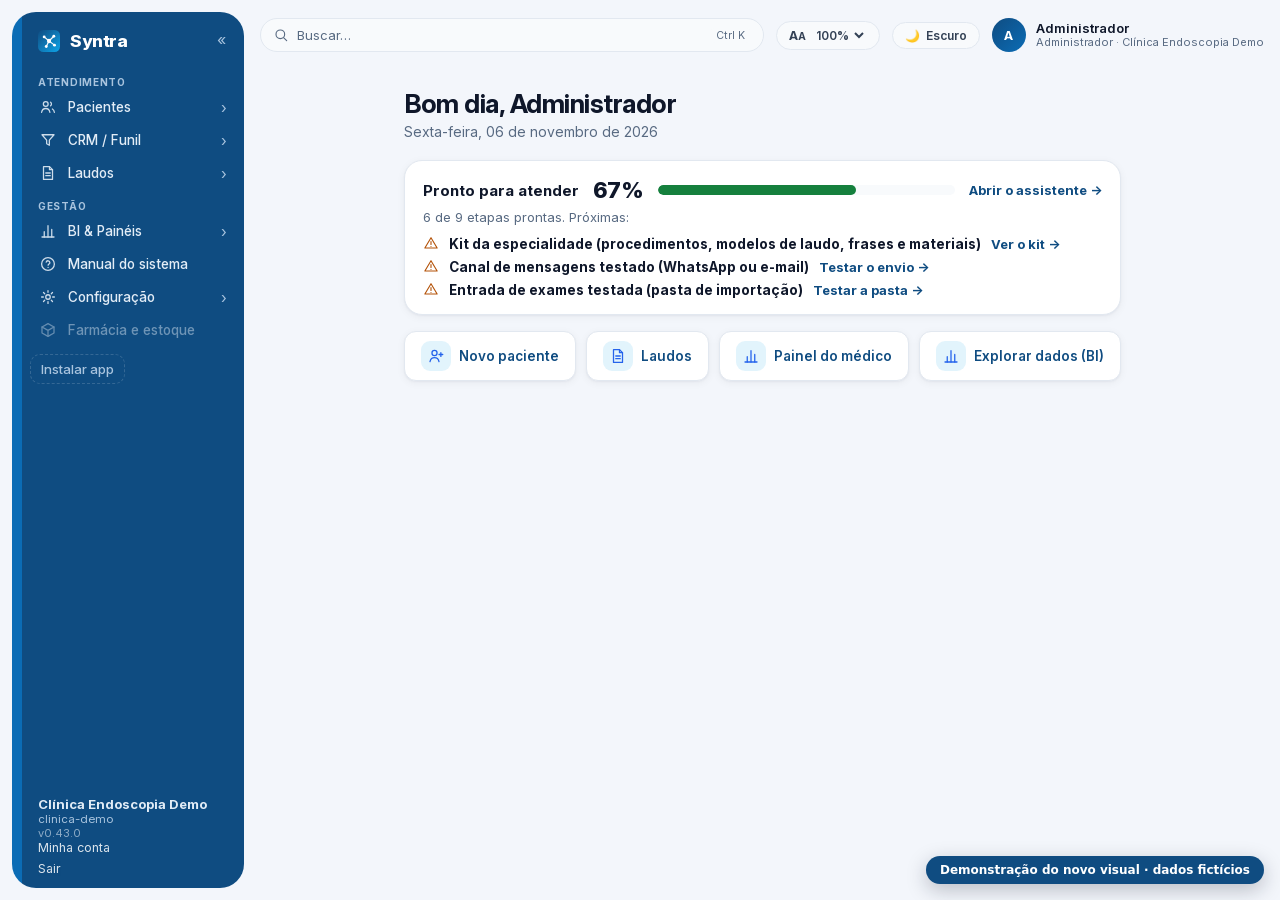
<file: index.html>
<!DOCTYPE html>
<html lang="pt-BR" class="inter_e3d26d0b-module__b_Op2q__variable"><head>
<meta name="robots" content="noindex">
<link rel="stylesheet" href="estilo.css">
<link rel="stylesheet" href="demo.css">
<script src="demo.js"></script><meta charset="utf-8"><meta name="viewport" content="width=device-width, initial-scale=1"><meta name="theme-color" content="#0f4c81"><title>Syntra — gestão para clínicas e hospitais</title><meta name="description" content="Syntra: plataforma completa de gestão em saúde — agenda, prontuário, laudos, faturamento, financeiro e BI."><meta name="application-name" content="Syntra"><meta name="mobile-web-app-capable" content="yes"><meta name="apple-mobile-web-app-title" content="Syntra"><meta name="apple-mobile-web-app-status-bar-style" content="default"><link rel="icon" href="favicon.svg"><meta name="next-size-adjust" content=""></head><body><div hidden=""><!--$--><!--/$--></div><div class="shell"><a href="#conteudo" class="pular-conteudo">Pular para o conteúdo</a><aside class="sidebar" aria-label="Menu principal"><div class="sidebar-syntra"><a class="sidebar-marca" title="Ir para a tela inicial" href="index.html"><svg viewBox="0 0 32 32" width="22" height="22" aria-hidden="true"><defs><linearGradient id="sy-nav" x1="0" y1="0" x2="32" y2="32" gradientUnits="userSpaceOnUse"><stop offset="0" stop-color="#0f4c81"></stop><stop offset="1" stop-color="#0ea5e9"></stop></linearGradient></defs><rect width="32" height="32" rx="8" fill="url(#sy-nav)"></rect><g stroke="#fff" stroke-width="1.8" stroke-linecap="round" opacity="0.95"><line x1="9" y1="10" x2="16" y2="16"></line><line x1="16" y1="16" x2="23" y2="9"></line><line x1="16" y1="16" x2="12" y2="24"></line><line x1="16" y1="16" x2="24" y2="22"></line></g><g fill="#fff"><circle cx="16" cy="16" r="3.1"></circle><circle cx="9" cy="10" r="2.1"></circle><circle cx="23" cy="9" r="2.1"></circle><circle cx="12" cy="24" r="2.1"></circle><circle cx="24" cy="22" r="2.1"></circle></g></svg><span>Syntra</span></a><button type="button" class="menu-recolher-btn" title="Recolher o menu (Alt+Shift+M recolhe tudo)" aria-label="Recolher o menu" aria-keyshortcuts="Alt+Shift+M">«</button></div><div class="sidebar-scroll"><nav class="gm" aria-label="Módulos do sistema"><div><div class="gm-secao">Atendimento</div><div class="gm-grupo"><div class="gm-linha"><a class="gm-cab" href="pacientes.html"><span class="gm-icone"><svg viewBox="0 0 24 24" width="18" height="18" aria-hidden="true" fill="none" stroke="currentColor" stroke-width="1.7" stroke-linecap="round" stroke-linejoin="round"><circle cx="9" cy="8" r="3.2"></circle><path d="M3.5 19c.6-3.2 2.8-5 5.5-5s4.9 1.8 5.5 5"></path><path d="M15.5 5.6a3.2 3.2 0 0 1 0 4.8M17.8 14.6c1.4.8 2.4 2.3 2.7 4.4"></path></svg></span><span class="gm-rotulo">Pacientes</span></a><button type="button" class="gm-toggle" aria-expanded="false" aria-label="Mais telas de Pacientes"><span class="gm-seta" aria-hidden="true">›</span></button></div><div class="gm-filhos"><div><div class="gm-sub-linha"><a class="gm-sub" href="#" data-fora-da-demo="">Busca clínica</a><button type="button" class="gm-fixar" aria-pressed="false" aria-label="Fixar Busca clínica nos favoritos" title="Fixar nos favoritos"><svg viewBox="0 0 24 24" width="14" height="14" aria-hidden="true" focusable="false" style="flex-shrink:0;vertical-align:-0.15em" fill="none" stroke="currentColor" stroke-width="1.7" stroke-linecap="round" stroke-linejoin="round"><path d="m12 3.8 2.4 5 5.4.7-4 3.7 1 5.4-4.8-2.6-4.8 2.6 1-5.4-4-3.7 5.4-.7L12 3.8Z"></path></svg></button></div></div><div><div class="gm-sub-linha"><a class="gm-sub" href="busca-ativa.html">Busca ativa</a><button type="button" class="gm-fixar" aria-pressed="false" aria-label="Fixar Busca ativa nos favoritos" title="Fixar nos favoritos"><svg viewBox="0 0 24 24" width="14" height="14" aria-hidden="true" focusable="false" style="flex-shrink:0;vertical-align:-0.15em" fill="none" stroke="currentColor" stroke-width="1.7" stroke-linecap="round" stroke-linejoin="round"><path d="m12 3.8 2.4 5 5.4.7-4 3.7 1 5.4-4.8-2.6-4.8 2.6 1-5.4-4-3.7 5.4-.7L12 3.8Z"></path></svg></button></div></div><div><div class="gm-sub-linha"><a class="gm-sub" href="#" data-fora-da-demo="">Pesquisa de satisfação</a><button type="button" class="gm-fixar" aria-pressed="false" aria-label="Fixar Pesquisa de satisfação nos favoritos" title="Fixar nos favoritos"><svg viewBox="0 0 24 24" width="14" height="14" aria-hidden="true" focusable="false" style="flex-shrink:0;vertical-align:-0.15em" fill="none" stroke="currentColor" stroke-width="1.7" stroke-linecap="round" stroke-linejoin="round"><path d="m12 3.8 2.4 5 5.4.7-4 3.7 1 5.4-4.8-2.6-4.8 2.6 1-5.4-4-3.7 5.4-.7L12 3.8Z"></path></svg></button></div></div><div><div class="gm-sub-linha"><a class="gm-sub" href="#" data-fora-da-demo="">Relatórios</a><button type="button" class="gm-fixar" aria-pressed="false" aria-label="Fixar Relatórios nos favoritos" title="Fixar nos favoritos"><svg viewBox="0 0 24 24" width="14" height="14" aria-hidden="true" focusable="false" style="flex-shrink:0;vertical-align:-0.15em" fill="none" stroke="currentColor" stroke-width="1.7" stroke-linecap="round" stroke-linejoin="round"><path d="m12 3.8 2.4 5 5.4.7-4 3.7 1 5.4-4.8-2.6-4.8 2.6 1-5.4-4-3.7 5.4-.7L12 3.8Z"></path></svg></button></div></div></div></div></div><div><div class="gm-grupo"><div class="gm-linha"><a class="gm-cab" href="crm.html"><span class="gm-icone"><svg viewBox="0 0 24 24" width="18" height="18" aria-hidden="true" fill="none" stroke="currentColor" stroke-width="1.7" stroke-linecap="round" stroke-linejoin="round"><path d="M4 5h16l-6.2 7.2V19l-3.6-2v-4.8L4 5Z"></path></svg></span><span class="gm-rotulo">CRM / Funil</span></a><button type="button" class="gm-toggle" aria-expanded="false" aria-label="Mais telas de CRM / Funil"><span class="gm-seta" aria-hidden="true">›</span></button></div><div class="gm-filhos"><div><div class="gm-sub-linha"><a class="gm-sub" href="#" data-fora-da-demo="">Busca ativa</a><button type="button" class="gm-fixar" aria-pressed="false" aria-label="Fixar Busca ativa nos favoritos" title="Fixar nos favoritos"><svg viewBox="0 0 24 24" width="14" height="14" aria-hidden="true" focusable="false" style="flex-shrink:0;vertical-align:-0.15em" fill="none" stroke="currentColor" stroke-width="1.7" stroke-linecap="round" stroke-linejoin="round"><path d="m12 3.8 2.4 5 5.4.7-4 3.7 1 5.4-4.8-2.6-4.8 2.6 1-5.4-4-3.7 5.4-.7L12 3.8Z"></path></svg></button></div></div><div><div class="gm-sub-linha"><a class="gm-sub" href="#" data-fora-da-demo="">Relatórios</a><button type="button" class="gm-fixar" aria-pressed="false" aria-label="Fixar Relatórios nos favoritos" title="Fixar nos favoritos"><svg viewBox="0 0 24 24" width="14" height="14" aria-hidden="true" focusable="false" style="flex-shrink:0;vertical-align:-0.15em" fill="none" stroke="currentColor" stroke-width="1.7" stroke-linecap="round" stroke-linejoin="round"><path d="m12 3.8 2.4 5 5.4.7-4 3.7 1 5.4-4.8-2.6-4.8 2.6 1-5.4-4-3.7 5.4-.7L12 3.8Z"></path></svg></button></div></div></div></div></div><div><div class="gm-grupo"><div class="gm-linha"><a class="gm-cab" href="laudos.html"><span class="gm-icone"><svg viewBox="0 0 24 24" width="18" height="18" aria-hidden="true" fill="none" stroke="currentColor" stroke-width="1.7" stroke-linecap="round" stroke-linejoin="round"><path d="M6 3.5h8l4 4v13H6V3.5Z"></path><path d="M14 3.5v4h4M9 12h6M9 15.5h6"></path></svg></span><span class="gm-rotulo">Laudos</span></a><button type="button" class="gm-toggle" aria-expanded="false" aria-label="Mais telas de Laudos"><span class="gm-seta" aria-hidden="true">›</span></button></div><div class="gm-filhos"><div><div class="gm-sub-linha"><a class="gm-sub" href="#" data-fora-da-demo="">Laudo falado (sala)</a><button type="button" class="gm-fixar" aria-pressed="false" aria-label="Fixar Laudo falado (sala) nos favoritos" title="Fixar nos favoritos"><svg viewBox="0 0 24 24" width="14" height="14" aria-hidden="true" focusable="false" style="flex-shrink:0;vertical-align:-0.15em" fill="none" stroke="currentColor" stroke-width="1.7" stroke-linecap="round" stroke-linejoin="round"><path d="m12 3.8 2.4 5 5.4.7-4 3.7 1 5.4-4.8-2.6-4.8 2.6 1-5.4-4-3.7 5.4-.7L12 3.8Z"></path></svg></button></div></div><div><div class="gm-sub-linha"><a class="gm-sub" href="#" data-fora-da-demo="">Painel do médico</a><button type="button" class="gm-fixar" aria-pressed="false" aria-label="Fixar Painel do médico nos favoritos" title="Fixar nos favoritos"><svg viewBox="0 0 24 24" width="14" height="14" aria-hidden="true" focusable="false" style="flex-shrink:0;vertical-align:-0.15em" fill="none" stroke="currentColor" stroke-width="1.7" stroke-linecap="round" stroke-linejoin="round"><path d="m12 3.8 2.4 5 5.4.7-4 3.7 1 5.4-4.8-2.6-4.8 2.6 1-5.4-4-3.7 5.4-.7L12 3.8Z"></path></svg></button></div></div><div><div class="gm-sub-linha"><a class="gm-sub" href="pendencias.html">Pendências</a><button type="button" class="gm-fixar" aria-pressed="false" aria-label="Fixar Pendências nos favoritos" title="Fixar nos favoritos"><svg viewBox="0 0 24 24" width="14" height="14" aria-hidden="true" focusable="false" style="flex-shrink:0;vertical-align:-0.15em" fill="none" stroke="currentColor" stroke-width="1.7" stroke-linecap="round" stroke-linejoin="round"><path d="m12 3.8 2.4 5 5.4.7-4 3.7 1 5.4-4.8-2.6-4.8 2.6 1-5.4-4-3.7 5.4-.7L12 3.8Z"></path></svg></button></div></div><div><div class="gm-sub-linha"><a class="gm-sub" href="#" data-fora-da-demo="">Fotos sem exame</a><button type="button" class="gm-fixar" aria-pressed="false" aria-label="Fixar Fotos sem exame nos favoritos" title="Fixar nos favoritos"><svg viewBox="0 0 24 24" width="14" height="14" aria-hidden="true" focusable="false" style="flex-shrink:0;vertical-align:-0.15em" fill="none" stroke="currentColor" stroke-width="1.7" stroke-linecap="round" stroke-linejoin="round"><path d="m12 3.8 2.4 5 5.4.7-4 3.7 1 5.4-4.8-2.6-4.8 2.6 1-5.4-4-3.7 5.4-.7L12 3.8Z"></path></svg></button></div></div><div><div class="gm-sub-linha"><a class="gm-sub" href="#" data-fora-da-demo="">Laudos Padrões</a><button type="button" class="gm-fixar" aria-pressed="false" aria-label="Fixar Laudos Padrões nos favoritos" title="Fixar nos favoritos"><svg viewBox="0 0 24 24" width="14" height="14" aria-hidden="true" focusable="false" style="flex-shrink:0;vertical-align:-0.15em" fill="none" stroke="currentColor" stroke-width="1.7" stroke-linecap="round" stroke-linejoin="round"><path d="m12 3.8 2.4 5 5.4.7-4 3.7 1 5.4-4.8-2.6-4.8 2.6 1-5.4-4-3.7 5.4-.7L12 3.8Z"></path></svg></button></div></div><div><div class="gm-sub-linha"><a class="gm-sub" href="#" data-fora-da-demo="">Importação XML</a><button type="button" class="gm-fixar" aria-pressed="false" aria-label="Fixar Importação XML nos favoritos" title="Fixar nos favoritos"><svg viewBox="0 0 24 24" width="14" height="14" aria-hidden="true" focusable="false" style="flex-shrink:0;vertical-align:-0.15em" fill="none" stroke="currentColor" stroke-width="1.7" stroke-linecap="round" stroke-linejoin="round"><path d="m12 3.8 2.4 5 5.4.7-4 3.7 1 5.4-4.8-2.6-4.8 2.6 1-5.4-4-3.7 5.4-.7L12 3.8Z"></path></svg></button></div></div><div><div class="gm-sub-linha"><a class="gm-sub" href="#" data-fora-da-demo="">Relatórios</a><button type="button" class="gm-fixar" aria-pressed="false" aria-label="Fixar Relatórios nos favoritos" title="Fixar nos favoritos"><svg viewBox="0 0 24 24" width="14" height="14" aria-hidden="true" focusable="false" style="flex-shrink:0;vertical-align:-0.15em" fill="none" stroke="currentColor" stroke-width="1.7" stroke-linecap="round" stroke-linejoin="round"><path d="m12 3.8 2.4 5 5.4.7-4 3.7 1 5.4-4.8-2.6-4.8 2.6 1-5.4-4-3.7 5.4-.7L12 3.8Z"></path></svg></button></div></div></div></div></div><div><div class="gm-secao">Gestão</div><div class="gm-grupo"><div class="gm-linha"><a class="gm-cab" href="bi.html"><span class="gm-icone"><svg viewBox="0 0 24 24" width="18" height="18" aria-hidden="true" fill="none" stroke="currentColor" stroke-width="1.7" stroke-linecap="round" stroke-linejoin="round"><path d="M4 20h16"></path><path d="M7 20v-7M12 20V5M17 20v-10"></path></svg></span><span class="gm-rotulo">BI &amp; Painéis</span></a><button type="button" class="gm-toggle" aria-expanded="false" aria-label="Mais telas de BI &amp; Painéis"><span class="gm-seta" aria-hidden="true">›</span></button></div><div class="gm-filhos"><div><div class="gm-sub-linha"><a class="gm-sub" href="#" data-fora-da-demo="">Pacientes: origem e frequência</a><button type="button" class="gm-fixar" aria-pressed="false" aria-label="Fixar Pacientes: origem e frequência nos favoritos" title="Fixar nos favoritos"><svg viewBox="0 0 24 24" width="14" height="14" aria-hidden="true" focusable="false" style="flex-shrink:0;vertical-align:-0.15em" fill="none" stroke="currentColor" stroke-width="1.7" stroke-linecap="round" stroke-linejoin="round"><path d="m12 3.8 2.4 5 5.4.7-4 3.7 1 5.4-4.8-2.6-4.8 2.6 1-5.4-4-3.7 5.4-.7L12 3.8Z"></path></svg></button></div></div><div><div class="gm-sub-linha"><a class="gm-sub" href="#" data-fora-da-demo="">Comercial</a><button type="button" class="gm-fixar" aria-pressed="false" aria-label="Fixar Comercial nos favoritos" title="Fixar nos favoritos"><svg viewBox="0 0 24 24" width="14" height="14" aria-hidden="true" focusable="false" style="flex-shrink:0;vertical-align:-0.15em" fill="none" stroke="currentColor" stroke-width="1.7" stroke-linecap="round" stroke-linejoin="round"><path d="m12 3.8 2.4 5 5.4.7-4 3.7 1 5.4-4.8-2.6-4.8 2.6 1-5.4-4-3.7 5.4-.7L12 3.8Z"></path></svg></button></div></div><div><div class="gm-sub-linha"><a class="gm-sub" href="#" data-fora-da-demo="">Painel de gestão (TV)</a><button type="button" class="gm-fixar" aria-pressed="false" aria-label="Fixar Painel de gestão (TV) nos favoritos" title="Fixar nos favoritos"><svg viewBox="0 0 24 24" width="14" height="14" aria-hidden="true" focusable="false" style="flex-shrink:0;vertical-align:-0.15em" fill="none" stroke="currentColor" stroke-width="1.7" stroke-linecap="round" stroke-linejoin="round"><path d="m12 3.8 2.4 5 5.4.7-4 3.7 1 5.4-4.8-2.6-4.8 2.6 1-5.4-4-3.7 5.4-.7L12 3.8Z"></path></svg></button></div></div><div><div class="gm-sub-linha"><a class="gm-sub" href="bi-explorar.html">Explorar dados</a><button type="button" class="gm-fixar" aria-pressed="false" aria-label="Fixar Explorar dados nos favoritos" title="Fixar nos favoritos"><svg viewBox="0 0 24 24" width="14" height="14" aria-hidden="true" focusable="false" style="flex-shrink:0;vertical-align:-0.15em" fill="none" stroke="currentColor" stroke-width="1.7" stroke-linecap="round" stroke-linejoin="round"><path d="m12 3.8 2.4 5 5.4.7-4 3.7 1 5.4-4.8-2.6-4.8 2.6 1-5.4-4-3.7 5.4-.7L12 3.8Z"></path></svg></button></div></div></div></div></div><div><a class="gm-item" href="manual.html"><span class="gm-icone"><svg viewBox="0 0 24 24" width="18" height="18" aria-hidden="true" fill="none" stroke="currentColor" stroke-width="1.7" stroke-linecap="round" stroke-linejoin="round"><circle cx="12" cy="12" r="8.5"></circle><path d="M9.6 9.5a2.5 2.5 0 0 1 4.9.7c0 1.6-2.3 2-2.3 3.4"></path><path d="M12.1 16.6h.01"></path></svg></span><span class="gm-rotulo">Manual do sistema</span></a></div><div><div class="gm-grupo"><div class="gm-linha"><a class="gm-cab" href="#" data-fora-da-demo=""><span class="gm-icone"><svg viewBox="0 0 24 24" width="18" height="18" aria-hidden="true" fill="none" stroke="currentColor" stroke-width="1.7" stroke-linecap="round" stroke-linejoin="round"><circle cx="12" cy="12" r="3"></circle><path d="M12 3.5v2.3M12 18.2v2.3M3.5 12h2.3M18.2 12h2.3M6 6l1.6 1.6M16.4 16.4 18 18M18 6l-1.6 1.6M7.6 16.4 6 18"></path></svg></span><span class="gm-rotulo">Configuração</span></a><button type="button" class="gm-toggle" aria-expanded="false" aria-label="Mais telas de Configuração"><span class="gm-seta" aria-hidden="true">›</span></button></div><div class="gm-filhos"><div><div class="gm-sub-linha"><a class="gm-sub" href="#" data-fora-da-demo="">Cadastros</a><button type="button" class="gm-fixar" aria-pressed="false" aria-label="Fixar Cadastros nos favoritos" title="Fixar nos favoritos"><svg viewBox="0 0 24 24" width="14" height="14" aria-hidden="true" focusable="false" style="flex-shrink:0;vertical-align:-0.15em" fill="none" stroke="currentColor" stroke-width="1.7" stroke-linecap="round" stroke-linejoin="round"><path d="m12 3.8 2.4 5 5.4.7-4 3.7 1 5.4-4.8-2.6-4.8 2.6 1-5.4-4-3.7 5.4-.7L12 3.8Z"></path></svg></button></div></div><div><div class="gm-sub-linha"><a class="gm-sub" href="#" data-fora-da-demo="">Empresa &amp; tributos</a><button type="button" class="gm-fixar" aria-pressed="false" aria-label="Fixar Empresa &amp; tributos nos favoritos" title="Fixar nos favoritos"><svg viewBox="0 0 24 24" width="14" height="14" aria-hidden="true" focusable="false" style="flex-shrink:0;vertical-align:-0.15em" fill="none" stroke="currentColor" stroke-width="1.7" stroke-linecap="round" stroke-linejoin="round"><path d="m12 3.8 2.4 5 5.4.7-4 3.7 1 5.4-4.8-2.6-4.8 2.6 1-5.4-4-3.7 5.4-.7L12 3.8Z"></path></svg></button></div></div><div><div class="gm-sub-linha"><a class="gm-sub" href="profissionais.html">Profissionais</a><button type="button" class="gm-fixar" aria-pressed="false" aria-label="Fixar Profissionais nos favoritos" title="Fixar nos favoritos"><svg viewBox="0 0 24 24" width="14" height="14" aria-hidden="true" focusable="false" style="flex-shrink:0;vertical-align:-0.15em" fill="none" stroke="currentColor" stroke-width="1.7" stroke-linecap="round" stroke-linejoin="round"><path d="m12 3.8 2.4 5 5.4.7-4 3.7 1 5.4-4.8-2.6-4.8 2.6 1-5.4-4-3.7 5.4-.7L12 3.8Z"></path></svg></button></div></div><div><div class="gm-sub-linha"><a class="gm-sub" href="#" data-fora-da-demo="">Unidades (filiais)</a><button type="button" class="gm-fixar" aria-pressed="false" aria-label="Fixar Unidades (filiais) nos favoritos" title="Fixar nos favoritos"><svg viewBox="0 0 24 24" width="14" height="14" aria-hidden="true" focusable="false" style="flex-shrink:0;vertical-align:-0.15em" fill="none" stroke="currentColor" stroke-width="1.7" stroke-linecap="round" stroke-linejoin="round"><path d="m12 3.8 2.4 5 5.4.7-4 3.7 1 5.4-4.8-2.6-4.8 2.6 1-5.4-4-3.7 5.4-.7L12 3.8Z"></path></svg></button></div></div><div><div class="gm-sub-linha"><a class="gm-sub" href="#" data-fora-da-demo="">Fornecedores</a><button type="button" class="gm-fixar" aria-pressed="false" aria-label="Fixar Fornecedores nos favoritos" title="Fixar nos favoritos"><svg viewBox="0 0 24 24" width="14" height="14" aria-hidden="true" focusable="false" style="flex-shrink:0;vertical-align:-0.15em" fill="none" stroke="currentColor" stroke-width="1.7" stroke-linecap="round" stroke-linejoin="round"><path d="m12 3.8 2.4 5 5.4.7-4 3.7 1 5.4-4.8-2.6-4.8 2.6 1-5.4-4-3.7 5.4-.7L12 3.8Z"></path></svg></button></div></div><div><div class="gm-sub-linha"><a class="gm-sub" href="procedimentos.html">Procedimentos / exames</a><button type="button" class="gm-fixar" aria-pressed="false" aria-label="Fixar Procedimentos / exames nos favoritos" title="Fixar nos favoritos"><svg viewBox="0 0 24 24" width="14" height="14" aria-hidden="true" focusable="false" style="flex-shrink:0;vertical-align:-0.15em" fill="none" stroke="currentColor" stroke-width="1.7" stroke-linecap="round" stroke-linejoin="round"><path d="m12 3.8 2.4 5 5.4.7-4 3.7 1 5.4-4.8-2.6-4.8 2.6 1-5.4-4-3.7 5.4-.7L12 3.8Z"></path></svg></button></div></div><div><div class="gm-sub-linha"><a class="gm-sub" href="#" data-fora-da-demo="">Integrações &amp; caminhos</a><button type="button" class="gm-fixar" aria-pressed="false" aria-label="Fixar Integrações &amp; caminhos nos favoritos" title="Fixar nos favoritos"><svg viewBox="0 0 24 24" width="14" height="14" aria-hidden="true" focusable="false" style="flex-shrink:0;vertical-align:-0.15em" fill="none" stroke="currentColor" stroke-width="1.7" stroke-linecap="round" stroke-linejoin="round"><path d="m12 3.8 2.4 5 5.4.7-4 3.7 1 5.4-4.8-2.6-4.8 2.6 1-5.4-4-3.7 5.4-.7L12 3.8Z"></path></svg></button></div></div><div><div class="gm-sub-linha"><a class="gm-sub" href="#" data-fora-da-demo="">Integrações e API</a><button type="button" class="gm-fixar" aria-pressed="false" aria-label="Fixar Integrações e API nos favoritos" title="Fixar nos favoritos"><svg viewBox="0 0 24 24" width="14" height="14" aria-hidden="true" focusable="false" style="flex-shrink:0;vertical-align:-0.15em" fill="none" stroke="currentColor" stroke-width="1.7" stroke-linecap="round" stroke-linejoin="round"><path d="m12 3.8 2.4 5 5.4.7-4 3.7 1 5.4-4.8-2.6-4.8 2.6 1-5.4-4-3.7 5.4-.7L12 3.8Z"></path></svg></button></div></div><div><div class="gm-sub-linha"><a class="gm-sub" href="#" data-fora-da-demo="">PACS / DICOM</a><button type="button" class="gm-fixar" aria-pressed="false" aria-label="Fixar PACS / DICOM nos favoritos" title="Fixar nos favoritos"><svg viewBox="0 0 24 24" width="14" height="14" aria-hidden="true" focusable="false" style="flex-shrink:0;vertical-align:-0.15em" fill="none" stroke="currentColor" stroke-width="1.7" stroke-linecap="round" stroke-linejoin="round"><path d="m12 3.8 2.4 5 5.4.7-4 3.7 1 5.4-4.8-2.6-4.8 2.6 1-5.4-4-3.7 5.4-.7L12 3.8Z"></path></svg></button></div></div><div><div class="gm-sub-linha"><a class="gm-sub" href="#" data-fora-da-demo="">Unidades remotas</a><button type="button" class="gm-fixar" aria-pressed="false" aria-label="Fixar Unidades remotas nos favoritos" title="Fixar nos favoritos"><svg viewBox="0 0 24 24" width="14" height="14" aria-hidden="true" focusable="false" style="flex-shrink:0;vertical-align:-0.15em" fill="none" stroke="currentColor" stroke-width="1.7" stroke-linecap="round" stroke-linejoin="round"><path d="m12 3.8 2.4 5 5.4.7-4 3.7 1 5.4-4.8-2.6-4.8 2.6 1-5.4-4-3.7 5.4-.7L12 3.8Z"></path></svg></button></div></div><div><div class="gm-sub-linha"><a class="gm-sub" href="#" data-fora-da-demo="">Links &amp; dispositivos</a><button type="button" class="gm-fixar" aria-pressed="false" aria-label="Fixar Links &amp; dispositivos nos favoritos" title="Fixar nos favoritos"><svg viewBox="0 0 24 24" width="14" height="14" aria-hidden="true" focusable="false" style="flex-shrink:0;vertical-align:-0.15em" fill="none" stroke="currentColor" stroke-width="1.7" stroke-linecap="round" stroke-linejoin="round"><path d="m12 3.8 2.4 5 5.4.7-4 3.7 1 5.4-4.8-2.6-4.8 2.6 1-5.4-4-3.7 5.4-.7L12 3.8Z"></path></svg></button></div></div><div><div class="gm-sub-linha"><a class="gm-sub" href="#" data-fora-da-demo="">Segurança e privacidade</a><button type="button" class="gm-fixar" aria-pressed="false" aria-label="Fixar Segurança e privacidade nos favoritos" title="Fixar nos favoritos"><svg viewBox="0 0 24 24" width="14" height="14" aria-hidden="true" focusable="false" style="flex-shrink:0;vertical-align:-0.15em" fill="none" stroke="currentColor" stroke-width="1.7" stroke-linecap="round" stroke-linejoin="round"><path d="m12 3.8 2.4 5 5.4.7-4 3.7 1 5.4-4.8-2.6-4.8 2.6 1-5.4-4-3.7 5.4-.7L12 3.8Z"></path></svg></button></div></div><div><div class="gm-sub-linha"><a class="gm-sub" href="#" data-fora-da-demo="">Auditoria</a><button type="button" class="gm-fixar" aria-pressed="false" aria-label="Fixar Auditoria nos favoritos" title="Fixar nos favoritos"><svg viewBox="0 0 24 24" width="14" height="14" aria-hidden="true" focusable="false" style="flex-shrink:0;vertical-align:-0.15em" fill="none" stroke="currentColor" stroke-width="1.7" stroke-linecap="round" stroke-linejoin="round"><path d="m12 3.8 2.4 5 5.4.7-4 3.7 1 5.4-4.8-2.6-4.8 2.6 1-5.4-4-3.7 5.4-.7L12 3.8Z"></path></svg></button></div></div><div><div class="gm-sub-linha"><a class="gm-sub" href="#" data-fora-da-demo="">Saúde do sistema</a><button type="button" class="gm-fixar" aria-pressed="false" aria-label="Fixar Saúde do sistema nos favoritos" title="Fixar nos favoritos"><svg viewBox="0 0 24 24" width="14" height="14" aria-hidden="true" focusable="false" style="flex-shrink:0;vertical-align:-0.15em" fill="none" stroke="currentColor" stroke-width="1.7" stroke-linecap="round" stroke-linejoin="round"><path d="m12 3.8 2.4 5 5.4.7-4 3.7 1 5.4-4.8-2.6-4.8 2.6 1-5.4-4-3.7 5.4-.7L12 3.8Z"></path></svg></button></div></div></div></div></div><div><span class="gm-item off" title="Módulo não contratado" aria-disabled="true"><span class="gm-icone"><svg viewBox="0 0 24 24" width="18" height="18" aria-hidden="true" fill="none" stroke="currentColor" stroke-width="1.7" stroke-linecap="round" stroke-linejoin="round"><path d="M12 3.5 20 8v8l-8 4.5L4 16V8l8-4.5Z"></path><path d="M4 8l8 4.5L20 8M12 12.5V20"></path></svg></span><span class="gm-rotulo">Farmácia e estoque</span></span></div></nav><button type="button" class="nav-instalar">Instalar app</button></div><div class="sidebar-foot"><strong>Clínica Endoscopia Demo</strong><span>clinica-demo</span><small title="Versão em execução (informe ao suporte)" style="display:block;opacity:0.6;font-size:11px">v0.43.0</small><a class="gm-sair" style="text-align:center;text-decoration:none" href="#" data-fora-da-demo="">Minha conta</a><form action="" enctype="multipart/form-data" method="POST" onsubmit="return false"><input type="hidden" name="$ACTION_ID_005bcd10de8870052bda116b38fc1c81444760dc3f"><button type="submit" class="gm-sair">Sair</button></form></div></aside><div class="main"><header class="cab-app"><button type="button" class="menu-mobile-btn" aria-label="Abrir menu" aria-expanded="false">☰</button><button type="button" class="menu-expandir-btn" title="Mostrar o menu" aria-label="Mostrar o menu">☰</button><button type="button" class="paleta-gatilho" title="Busca global (Ctrl+K)" aria-label="Buscar paciente, tela ou ação (Ctrl K)" aria-haspopup="dialog"><svg viewBox="0 0 24 24" width="16" height="16" aria-hidden="true" focusable="false" style="flex-shrink:0;vertical-align:-0.15em" fill="none" stroke="currentColor" stroke-width="1.7" stroke-linecap="round" stroke-linejoin="round"><circle cx="11" cy="11" r="6.5"></circle><path d="m16.2 16.2 4.3 4.3"></path></svg> Buscar… <kbd aria-hidden="true">Ctrl K</kbd></button><div class="cab-dir"><label class="tema-toggle" title="Tamanho da tela — aumenta letras e botões (vale para você, em qualquer computador)" style="display:inline-flex;align-items:center;gap:4px"><span aria-hidden="true" style="font-weight:700">A<small>A</small></span><select aria-label="Tamanho da tela" class="zoom-sel" data-campo="zoom-tela" style="border:0;background:transparent;color:inherit;font:inherit"><option value="100" selected="">100<!-- -->%</option><option value="110">110<!-- -->%</option><option value="125">125<!-- -->%</option><option value="150">150<!-- -->%</option></select></label><button type="button" class="tema-toggle" title="Mudar para o tema claro"><span aria-hidden="true">☀️</span> <!-- -->Claro</button><div class="cab-user"><span class="cab-avatar" aria-hidden="true">A</span><span class="cab-nome">Administrador<small>Administrador<!-- --> · <!-- -->Clínica Endoscopia Demo</small></span></div></div></header><main id="conteudo" class="conteudo-principal" tabindex="-1"><!--$--><div class="inicio"><div class="inicio-hero"><h1>Bom dia<!-- -->, <!-- -->Administrador</h1><p>sexta-feira, 06 de novembro de 2026</p></div><section class="panel implantacao-module__T07M3G__cartaoInicio" aria-labelledby="impl-titulo"><div class="panel-body"><div class="implantacao-module__T07M3G__topoCartao"><h2 id="impl-titulo">Pronto para atender</h2><span class="implantacao-module__T07M3G__percentual" style="font-size:22px">67<!-- -->%</span><span class="implantacao-module__T07M3G__trilho" role="progressbar" aria-valuemin="0" aria-valuemax="100" aria-valuenow="67" aria-label="Clínica pronta para atender"><span style="width:67%"></span></span><a class="implantacao-module__T07M3G__acao" href="#" data-fora-da-demo="">Abrir o assistente →</a></div><p class="implantacao-module__T07M3G__sub" style="margin:6px 0 0">6<!-- --> de <!-- -->9<!-- --> etapas prontas. Próximas:</p><ul class="implantacao-module__T07M3G__proximos"><li><span style="color:var(--warn-fg)"><svg viewBox="0 0 24 24" width="16" height="16" aria-hidden="true" focusable="false" style="flex-shrink:0;vertical-align:-0.15em" fill="none" stroke="currentColor" stroke-width="1.7" stroke-linecap="round" stroke-linejoin="round"><path d="M12 4 2.8 19.5h18.4L12 4Z"></path><path d="M12 10v4.2M12 17.2h.01"></path></svg></span><strong>Kit da especialidade (procedimentos, modelos de laudo, frases e materiais)</strong><a class="implantacao-module__T07M3G__acao" href="#" data-fora-da-demo="">Ver o kit<!-- --> →</a></li><li><span style="color:var(--warn-fg)"><svg viewBox="0 0 24 24" width="16" height="16" aria-hidden="true" focusable="false" style="flex-shrink:0;vertical-align:-0.15em" fill="none" stroke="currentColor" stroke-width="1.7" stroke-linecap="round" stroke-linejoin="round"><path d="M12 4 2.8 19.5h18.4L12 4Z"></path><path d="M12 10v4.2M12 17.2h.01"></path></svg></span><strong>Canal de mensagens testado (WhatsApp ou e-mail)</strong><a class="implantacao-module__T07M3G__acao" href="#" data-fora-da-demo="">Testar o envio<!-- --> →</a></li><li><span style="color:var(--warn-fg)"><svg viewBox="0 0 24 24" width="16" height="16" aria-hidden="true" focusable="false" style="flex-shrink:0;vertical-align:-0.15em" fill="none" stroke="currentColor" stroke-width="1.7" stroke-linecap="round" stroke-linejoin="round"><path d="M12 4 2.8 19.5h18.4L12 4Z"></path><path d="M12 10v4.2M12 17.2h.01"></path></svg></span><strong>Entrada de exames testada (pasta de importação)</strong><a class="implantacao-module__T07M3G__acao" href="#" data-fora-da-demo="">Testar a pasta<!-- --> →</a></li></ul></div></section><div class="inicio-atalhos"><a class="inicio-atalho" href="#" data-fora-da-demo=""><span class="inicio-atalho-ic"><svg viewBox="0 0 24 24" width="18" height="18" aria-hidden="true" fill="none" stroke="currentColor" stroke-width="1.7" stroke-linecap="round" stroke-linejoin="round"><circle cx="10" cy="8" r="3.4"></circle><path d="M4 19.5c.7-3.4 3-5.3 6-5.3s5.3 1.9 6 5.3"></path><path d="M18.5 7.5v5M16 10h5"></path></svg></span>Novo paciente</a><a class="inicio-atalho" href="laudos.html"><span class="inicio-atalho-ic"><svg viewBox="0 0 24 24" width="18" height="18" aria-hidden="true" fill="none" stroke="currentColor" stroke-width="1.7" stroke-linecap="round" stroke-linejoin="round"><path d="M6 3.5h8l4 4v13H6V3.5Z"></path><path d="M14 3.5v4h4M9 12h6M9 15.5h6"></path></svg></span>Laudos</a><a class="inicio-atalho" href="#" data-fora-da-demo=""><span class="inicio-atalho-ic"><svg viewBox="0 0 24 24" width="18" height="18" aria-hidden="true" fill="none" stroke="currentColor" stroke-width="1.7" stroke-linecap="round" stroke-linejoin="round"><path d="M4 20h16"></path><path d="M7 20v-7M12 20V5M17 20v-10"></path></svg></span>Painel do médico</a><a class="inicio-atalho" href="bi-explorar.html"><span class="inicio-atalho-ic"><svg viewBox="0 0 24 24" width="18" height="18" aria-hidden="true" fill="none" stroke="currentColor" stroke-width="1.7" stroke-linecap="round" stroke-linejoin="round"><path d="M4 20h16"></path><path d="M7 20v-7M12 20V5M17 20v-10"></path></svg></span>Explorar dados (BI)</a></div></div><!--$--><!--/$--><!--/$--></main></div><div class="toaster" aria-live="polite" aria-atomic="false"></div></div><next-route-announcer style="position: absolute;"></next-route-announcer></body></html>
</file>
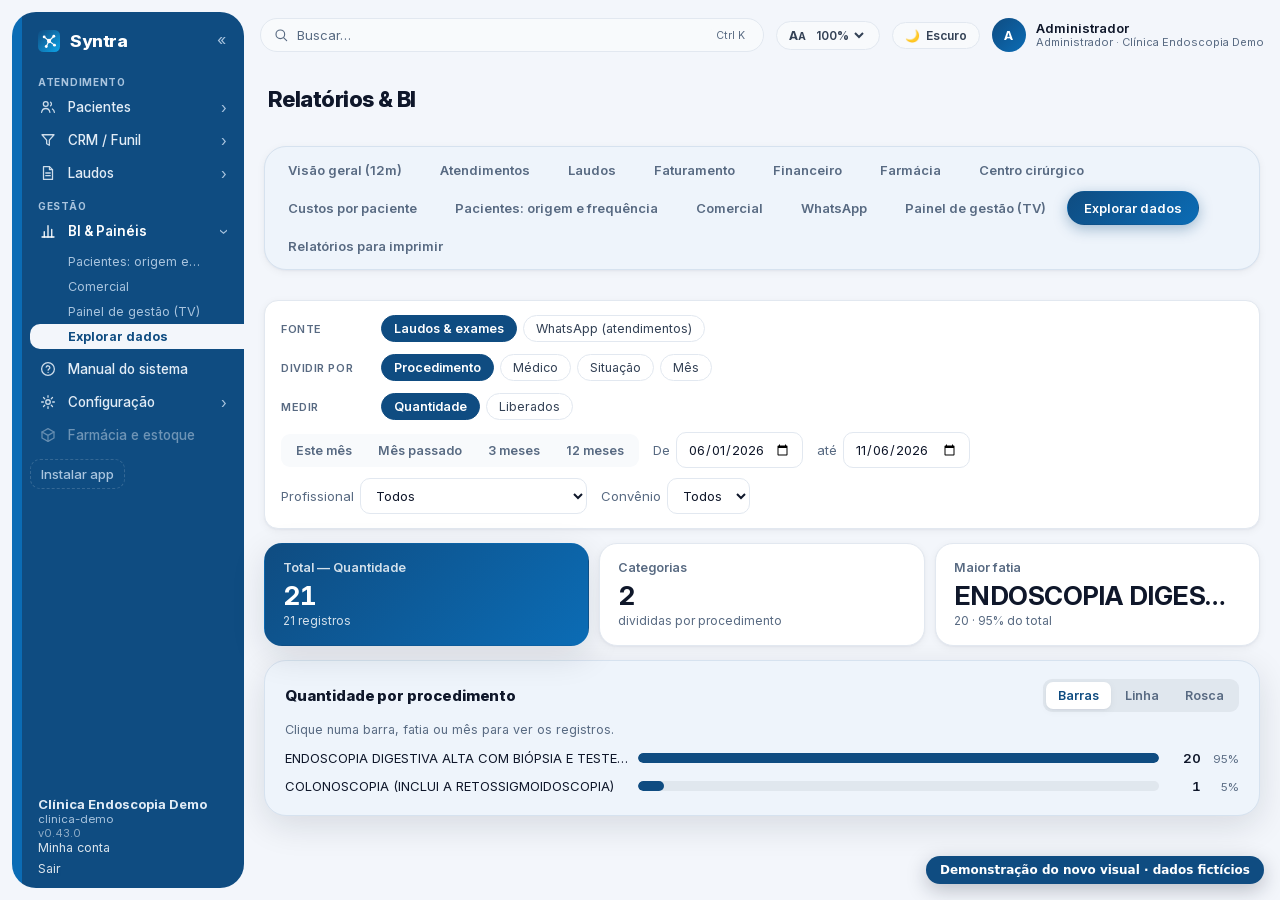
<file: bi-explorar.html>
<!DOCTYPE html>
<html lang="pt-BR" class="inter_e3d26d0b-module__b_Op2q__variable"><head>
<meta name="robots" content="noindex">
<link rel="stylesheet" href="estilo.css">
<link rel="stylesheet" href="demo.css">
<script src="demo.js"></script><meta charset="utf-8"><meta name="viewport" content="width=device-width, initial-scale=1"><meta name="theme-color" content="#0f4c81"><title>Syntra — gestão para clínicas e hospitais</title><meta name="description" content="Syntra: plataforma completa de gestão em saúde — agenda, prontuário, laudos, faturamento, financeiro e BI."><meta name="application-name" content="Syntra"><meta name="mobile-web-app-capable" content="yes"><meta name="apple-mobile-web-app-title" content="Syntra"><meta name="apple-mobile-web-app-status-bar-style" content="default"><link rel="icon" href="favicon.svg"><meta name="next-size-adjust" content=""></head><body><div hidden=""><!--$--><!--/$--></div><div class="shell"><a href="#conteudo" class="pular-conteudo">Pular para o conteúdo</a><aside class="sidebar" aria-label="Menu principal"><div class="sidebar-syntra"><a class="sidebar-marca" title="Ir para a tela inicial" href="index.html"><svg viewBox="0 0 32 32" width="22" height="22" aria-hidden="true"><defs><linearGradient id="sy-nav" x1="0" y1="0" x2="32" y2="32" gradientUnits="userSpaceOnUse"><stop offset="0" stop-color="#0f4c81"></stop><stop offset="1" stop-color="#0ea5e9"></stop></linearGradient></defs><rect width="32" height="32" rx="8" fill="url(#sy-nav)"></rect><g stroke="#fff" stroke-width="1.8" stroke-linecap="round" opacity="0.95"><line x1="9" y1="10" x2="16" y2="16"></line><line x1="16" y1="16" x2="23" y2="9"></line><line x1="16" y1="16" x2="12" y2="24"></line><line x1="16" y1="16" x2="24" y2="22"></line></g><g fill="#fff"><circle cx="16" cy="16" r="3.1"></circle><circle cx="9" cy="10" r="2.1"></circle><circle cx="23" cy="9" r="2.1"></circle><circle cx="12" cy="24" r="2.1"></circle><circle cx="24" cy="22" r="2.1"></circle></g></svg><span>Syntra</span></a><button type="button" class="menu-recolher-btn" title="Recolher o menu (Alt+Shift+M recolhe tudo)" aria-label="Recolher o menu" aria-keyshortcuts="Alt+Shift+M">«</button></div><div class="sidebar-scroll"><nav class="gm" aria-label="Módulos do sistema"><div><div class="gm-secao">Atendimento</div><div class="gm-grupo"><div class="gm-linha"><a class="gm-cab" href="pacientes.html"><span class="gm-icone"><svg viewBox="0 0 24 24" width="18" height="18" aria-hidden="true" fill="none" stroke="currentColor" stroke-width="1.7" stroke-linecap="round" stroke-linejoin="round"><circle cx="9" cy="8" r="3.2"></circle><path d="M3.5 19c.6-3.2 2.8-5 5.5-5s4.9 1.8 5.5 5"></path><path d="M15.5 5.6a3.2 3.2 0 0 1 0 4.8M17.8 14.6c1.4.8 2.4 2.3 2.7 4.4"></path></svg></span><span class="gm-rotulo">Pacientes</span></a><button type="button" class="gm-toggle" aria-expanded="false" aria-label="Mais telas de Pacientes"><span class="gm-seta" aria-hidden="true">›</span></button></div><div class="gm-filhos"><div><div class="gm-sub-linha"><a class="gm-sub" href="#" data-fora-da-demo="">Busca clínica</a><button type="button" class="gm-fixar" aria-pressed="false" aria-label="Fixar Busca clínica nos favoritos" title="Fixar nos favoritos"><svg viewBox="0 0 24 24" width="14" height="14" aria-hidden="true" focusable="false" style="flex-shrink:0;vertical-align:-0.15em" fill="none" stroke="currentColor" stroke-width="1.7" stroke-linecap="round" stroke-linejoin="round"><path d="m12 3.8 2.4 5 5.4.7-4 3.7 1 5.4-4.8-2.6-4.8 2.6 1-5.4-4-3.7 5.4-.7L12 3.8Z"></path></svg></button></div></div><div><div class="gm-sub-linha"><a class="gm-sub" href="busca-ativa.html">Busca ativa</a><button type="button" class="gm-fixar" aria-pressed="false" aria-label="Fixar Busca ativa nos favoritos" title="Fixar nos favoritos"><svg viewBox="0 0 24 24" width="14" height="14" aria-hidden="true" focusable="false" style="flex-shrink:0;vertical-align:-0.15em" fill="none" stroke="currentColor" stroke-width="1.7" stroke-linecap="round" stroke-linejoin="round"><path d="m12 3.8 2.4 5 5.4.7-4 3.7 1 5.4-4.8-2.6-4.8 2.6 1-5.4-4-3.7 5.4-.7L12 3.8Z"></path></svg></button></div></div><div><div class="gm-sub-linha"><a class="gm-sub" href="#" data-fora-da-demo="">Pesquisa de satisfação</a><button type="button" class="gm-fixar" aria-pressed="false" aria-label="Fixar Pesquisa de satisfação nos favoritos" title="Fixar nos favoritos"><svg viewBox="0 0 24 24" width="14" height="14" aria-hidden="true" focusable="false" style="flex-shrink:0;vertical-align:-0.15em" fill="none" stroke="currentColor" stroke-width="1.7" stroke-linecap="round" stroke-linejoin="round"><path d="m12 3.8 2.4 5 5.4.7-4 3.7 1 5.4-4.8-2.6-4.8 2.6 1-5.4-4-3.7 5.4-.7L12 3.8Z"></path></svg></button></div></div><div><div class="gm-sub-linha"><a class="gm-sub" href="#" data-fora-da-demo="">Relatórios</a><button type="button" class="gm-fixar" aria-pressed="false" aria-label="Fixar Relatórios nos favoritos" title="Fixar nos favoritos"><svg viewBox="0 0 24 24" width="14" height="14" aria-hidden="true" focusable="false" style="flex-shrink:0;vertical-align:-0.15em" fill="none" stroke="currentColor" stroke-width="1.7" stroke-linecap="round" stroke-linejoin="round"><path d="m12 3.8 2.4 5 5.4.7-4 3.7 1 5.4-4.8-2.6-4.8 2.6 1-5.4-4-3.7 5.4-.7L12 3.8Z"></path></svg></button></div></div></div></div></div><div><div class="gm-grupo"><div class="gm-linha"><a class="gm-cab" href="crm.html"><span class="gm-icone"><svg viewBox="0 0 24 24" width="18" height="18" aria-hidden="true" fill="none" stroke="currentColor" stroke-width="1.7" stroke-linecap="round" stroke-linejoin="round"><path d="M4 5h16l-6.2 7.2V19l-3.6-2v-4.8L4 5Z"></path></svg></span><span class="gm-rotulo">CRM / Funil</span></a><button type="button" class="gm-toggle" aria-expanded="false" aria-label="Mais telas de CRM / Funil"><span class="gm-seta" aria-hidden="true">›</span></button></div><div class="gm-filhos"><div><div class="gm-sub-linha"><a class="gm-sub" href="#" data-fora-da-demo="">Busca ativa</a><button type="button" class="gm-fixar" aria-pressed="false" aria-label="Fixar Busca ativa nos favoritos" title="Fixar nos favoritos"><svg viewBox="0 0 24 24" width="14" height="14" aria-hidden="true" focusable="false" style="flex-shrink:0;vertical-align:-0.15em" fill="none" stroke="currentColor" stroke-width="1.7" stroke-linecap="round" stroke-linejoin="round"><path d="m12 3.8 2.4 5 5.4.7-4 3.7 1 5.4-4.8-2.6-4.8 2.6 1-5.4-4-3.7 5.4-.7L12 3.8Z"></path></svg></button></div></div><div><div class="gm-sub-linha"><a class="gm-sub" href="#" data-fora-da-demo="">Relatórios</a><button type="button" class="gm-fixar" aria-pressed="false" aria-label="Fixar Relatórios nos favoritos" title="Fixar nos favoritos"><svg viewBox="0 0 24 24" width="14" height="14" aria-hidden="true" focusable="false" style="flex-shrink:0;vertical-align:-0.15em" fill="none" stroke="currentColor" stroke-width="1.7" stroke-linecap="round" stroke-linejoin="round"><path d="m12 3.8 2.4 5 5.4.7-4 3.7 1 5.4-4.8-2.6-4.8 2.6 1-5.4-4-3.7 5.4-.7L12 3.8Z"></path></svg></button></div></div></div></div></div><div><div class="gm-grupo"><div class="gm-linha"><a class="gm-cab" href="laudos.html"><span class="gm-icone"><svg viewBox="0 0 24 24" width="18" height="18" aria-hidden="true" fill="none" stroke="currentColor" stroke-width="1.7" stroke-linecap="round" stroke-linejoin="round"><path d="M6 3.5h8l4 4v13H6V3.5Z"></path><path d="M14 3.5v4h4M9 12h6M9 15.5h6"></path></svg></span><span class="gm-rotulo">Laudos</span></a><button type="button" class="gm-toggle" aria-expanded="false" aria-label="Mais telas de Laudos"><span class="gm-seta" aria-hidden="true">›</span></button></div><div class="gm-filhos"><div><div class="gm-sub-linha"><a class="gm-sub" href="#" data-fora-da-demo="">Laudo falado (sala)</a><button type="button" class="gm-fixar" aria-pressed="false" aria-label="Fixar Laudo falado (sala) nos favoritos" title="Fixar nos favoritos"><svg viewBox="0 0 24 24" width="14" height="14" aria-hidden="true" focusable="false" style="flex-shrink:0;vertical-align:-0.15em" fill="none" stroke="currentColor" stroke-width="1.7" stroke-linecap="round" stroke-linejoin="round"><path d="m12 3.8 2.4 5 5.4.7-4 3.7 1 5.4-4.8-2.6-4.8 2.6 1-5.4-4-3.7 5.4-.7L12 3.8Z"></path></svg></button></div></div><div><div class="gm-sub-linha"><a class="gm-sub" href="#" data-fora-da-demo="">Painel do médico</a><button type="button" class="gm-fixar" aria-pressed="false" aria-label="Fixar Painel do médico nos favoritos" title="Fixar nos favoritos"><svg viewBox="0 0 24 24" width="14" height="14" aria-hidden="true" focusable="false" style="flex-shrink:0;vertical-align:-0.15em" fill="none" stroke="currentColor" stroke-width="1.7" stroke-linecap="round" stroke-linejoin="round"><path d="m12 3.8 2.4 5 5.4.7-4 3.7 1 5.4-4.8-2.6-4.8 2.6 1-5.4-4-3.7 5.4-.7L12 3.8Z"></path></svg></button></div></div><div><div class="gm-sub-linha"><a class="gm-sub" href="pendencias.html">Pendências</a><button type="button" class="gm-fixar" aria-pressed="false" aria-label="Fixar Pendências nos favoritos" title="Fixar nos favoritos"><svg viewBox="0 0 24 24" width="14" height="14" aria-hidden="true" focusable="false" style="flex-shrink:0;vertical-align:-0.15em" fill="none" stroke="currentColor" stroke-width="1.7" stroke-linecap="round" stroke-linejoin="round"><path d="m12 3.8 2.4 5 5.4.7-4 3.7 1 5.4-4.8-2.6-4.8 2.6 1-5.4-4-3.7 5.4-.7L12 3.8Z"></path></svg></button></div></div><div><div class="gm-sub-linha"><a class="gm-sub" href="#" data-fora-da-demo="">Fotos sem exame</a><button type="button" class="gm-fixar" aria-pressed="false" aria-label="Fixar Fotos sem exame nos favoritos" title="Fixar nos favoritos"><svg viewBox="0 0 24 24" width="14" height="14" aria-hidden="true" focusable="false" style="flex-shrink:0;vertical-align:-0.15em" fill="none" stroke="currentColor" stroke-width="1.7" stroke-linecap="round" stroke-linejoin="round"><path d="m12 3.8 2.4 5 5.4.7-4 3.7 1 5.4-4.8-2.6-4.8 2.6 1-5.4-4-3.7 5.4-.7L12 3.8Z"></path></svg></button></div></div><div><div class="gm-sub-linha"><a class="gm-sub" href="#" data-fora-da-demo="">Laudos Padrões</a><button type="button" class="gm-fixar" aria-pressed="false" aria-label="Fixar Laudos Padrões nos favoritos" title="Fixar nos favoritos"><svg viewBox="0 0 24 24" width="14" height="14" aria-hidden="true" focusable="false" style="flex-shrink:0;vertical-align:-0.15em" fill="none" stroke="currentColor" stroke-width="1.7" stroke-linecap="round" stroke-linejoin="round"><path d="m12 3.8 2.4 5 5.4.7-4 3.7 1 5.4-4.8-2.6-4.8 2.6 1-5.4-4-3.7 5.4-.7L12 3.8Z"></path></svg></button></div></div><div><div class="gm-sub-linha"><a class="gm-sub" href="#" data-fora-da-demo="">Importação XML</a><button type="button" class="gm-fixar" aria-pressed="false" aria-label="Fixar Importação XML nos favoritos" title="Fixar nos favoritos"><svg viewBox="0 0 24 24" width="14" height="14" aria-hidden="true" focusable="false" style="flex-shrink:0;vertical-align:-0.15em" fill="none" stroke="currentColor" stroke-width="1.7" stroke-linecap="round" stroke-linejoin="round"><path d="m12 3.8 2.4 5 5.4.7-4 3.7 1 5.4-4.8-2.6-4.8 2.6 1-5.4-4-3.7 5.4-.7L12 3.8Z"></path></svg></button></div></div><div><div class="gm-sub-linha"><a class="gm-sub" href="#" data-fora-da-demo="">Relatórios</a><button type="button" class="gm-fixar" aria-pressed="false" aria-label="Fixar Relatórios nos favoritos" title="Fixar nos favoritos"><svg viewBox="0 0 24 24" width="14" height="14" aria-hidden="true" focusable="false" style="flex-shrink:0;vertical-align:-0.15em" fill="none" stroke="currentColor" stroke-width="1.7" stroke-linecap="round" stroke-linejoin="round"><path d="m12 3.8 2.4 5 5.4.7-4 3.7 1 5.4-4.8-2.6-4.8 2.6 1-5.4-4-3.7 5.4-.7L12 3.8Z"></path></svg></button></div></div></div></div></div><div><div class="gm-secao">Gestão</div><div class="gm-grupo"><div class="gm-linha"><a class="gm-cab tem-ativo" href="bi.html"><span class="gm-icone"><svg viewBox="0 0 24 24" width="18" height="18" aria-hidden="true" fill="none" stroke="currentColor" stroke-width="1.7" stroke-linecap="round" stroke-linejoin="round"><path d="M4 20h16"></path><path d="M7 20v-7M12 20V5M17 20v-10"></path></svg></span><span class="gm-rotulo">BI &amp; Painéis</span></a><button type="button" class="gm-toggle" aria-expanded="true" aria-label="Mais telas de BI &amp; Painéis"><span class="gm-seta aberta" aria-hidden="true">›</span></button></div><div class="gm-filhos abertos"><div><div class="gm-sub-linha"><a class="gm-sub" href="#" data-fora-da-demo="">Pacientes: origem e frequência</a><button type="button" class="gm-fixar" aria-pressed="false" aria-label="Fixar Pacientes: origem e frequência nos favoritos" title="Fixar nos favoritos"><svg viewBox="0 0 24 24" width="14" height="14" aria-hidden="true" focusable="false" style="flex-shrink:0;vertical-align:-0.15em" fill="none" stroke="currentColor" stroke-width="1.7" stroke-linecap="round" stroke-linejoin="round"><path d="m12 3.8 2.4 5 5.4.7-4 3.7 1 5.4-4.8-2.6-4.8 2.6 1-5.4-4-3.7 5.4-.7L12 3.8Z"></path></svg></button></div></div><div><div class="gm-sub-linha"><a class="gm-sub" href="#" data-fora-da-demo="">Comercial</a><button type="button" class="gm-fixar" aria-pressed="false" aria-label="Fixar Comercial nos favoritos" title="Fixar nos favoritos"><svg viewBox="0 0 24 24" width="14" height="14" aria-hidden="true" focusable="false" style="flex-shrink:0;vertical-align:-0.15em" fill="none" stroke="currentColor" stroke-width="1.7" stroke-linecap="round" stroke-linejoin="round"><path d="m12 3.8 2.4 5 5.4.7-4 3.7 1 5.4-4.8-2.6-4.8 2.6 1-5.4-4-3.7 5.4-.7L12 3.8Z"></path></svg></button></div></div><div><div class="gm-sub-linha"><a class="gm-sub" href="#" data-fora-da-demo="">Painel de gestão (TV)</a><button type="button" class="gm-fixar" aria-pressed="false" aria-label="Fixar Painel de gestão (TV) nos favoritos" title="Fixar nos favoritos"><svg viewBox="0 0 24 24" width="14" height="14" aria-hidden="true" focusable="false" style="flex-shrink:0;vertical-align:-0.15em" fill="none" stroke="currentColor" stroke-width="1.7" stroke-linecap="round" stroke-linejoin="round"><path d="m12 3.8 2.4 5 5.4.7-4 3.7 1 5.4-4.8-2.6-4.8 2.6 1-5.4-4-3.7 5.4-.7L12 3.8Z"></path></svg></button></div></div><div><div class="gm-sub-linha"><a class="gm-sub on" aria-current="page" href="bi-explorar.html">Explorar dados</a><button type="button" class="gm-fixar" aria-pressed="false" aria-label="Fixar Explorar dados nos favoritos" title="Fixar nos favoritos"><svg viewBox="0 0 24 24" width="14" height="14" aria-hidden="true" focusable="false" style="flex-shrink:0;vertical-align:-0.15em" fill="none" stroke="currentColor" stroke-width="1.7" stroke-linecap="round" stroke-linejoin="round"><path d="m12 3.8 2.4 5 5.4.7-4 3.7 1 5.4-4.8-2.6-4.8 2.6 1-5.4-4-3.7 5.4-.7L12 3.8Z"></path></svg></button></div></div></div></div></div><div><a class="gm-item" href="manual.html"><span class="gm-icone"><svg viewBox="0 0 24 24" width="18" height="18" aria-hidden="true" fill="none" stroke="currentColor" stroke-width="1.7" stroke-linecap="round" stroke-linejoin="round"><circle cx="12" cy="12" r="8.5"></circle><path d="M9.6 9.5a2.5 2.5 0 0 1 4.9.7c0 1.6-2.3 2-2.3 3.4"></path><path d="M12.1 16.6h.01"></path></svg></span><span class="gm-rotulo">Manual do sistema</span></a></div><div><div class="gm-grupo"><div class="gm-linha"><a class="gm-cab" href="#" data-fora-da-demo=""><span class="gm-icone"><svg viewBox="0 0 24 24" width="18" height="18" aria-hidden="true" fill="none" stroke="currentColor" stroke-width="1.7" stroke-linecap="round" stroke-linejoin="round"><circle cx="12" cy="12" r="3"></circle><path d="M12 3.5v2.3M12 18.2v2.3M3.5 12h2.3M18.2 12h2.3M6 6l1.6 1.6M16.4 16.4 18 18M18 6l-1.6 1.6M7.6 16.4 6 18"></path></svg></span><span class="gm-rotulo">Configuração</span></a><button type="button" class="gm-toggle" aria-expanded="false" aria-label="Mais telas de Configuração"><span class="gm-seta" aria-hidden="true">›</span></button></div><div class="gm-filhos"><div><div class="gm-sub-linha"><a class="gm-sub" href="#" data-fora-da-demo="">Cadastros</a><button type="button" class="gm-fixar" aria-pressed="false" aria-label="Fixar Cadastros nos favoritos" title="Fixar nos favoritos"><svg viewBox="0 0 24 24" width="14" height="14" aria-hidden="true" focusable="false" style="flex-shrink:0;vertical-align:-0.15em" fill="none" stroke="currentColor" stroke-width="1.7" stroke-linecap="round" stroke-linejoin="round"><path d="m12 3.8 2.4 5 5.4.7-4 3.7 1 5.4-4.8-2.6-4.8 2.6 1-5.4-4-3.7 5.4-.7L12 3.8Z"></path></svg></button></div></div><div><div class="gm-sub-linha"><a class="gm-sub" href="#" data-fora-da-demo="">Empresa &amp; tributos</a><button type="button" class="gm-fixar" aria-pressed="false" aria-label="Fixar Empresa &amp; tributos nos favoritos" title="Fixar nos favoritos"><svg viewBox="0 0 24 24" width="14" height="14" aria-hidden="true" focusable="false" style="flex-shrink:0;vertical-align:-0.15em" fill="none" stroke="currentColor" stroke-width="1.7" stroke-linecap="round" stroke-linejoin="round"><path d="m12 3.8 2.4 5 5.4.7-4 3.7 1 5.4-4.8-2.6-4.8 2.6 1-5.4-4-3.7 5.4-.7L12 3.8Z"></path></svg></button></div></div><div><div class="gm-sub-linha"><a class="gm-sub" href="profissionais.html">Profissionais</a><button type="button" class="gm-fixar" aria-pressed="false" aria-label="Fixar Profissionais nos favoritos" title="Fixar nos favoritos"><svg viewBox="0 0 24 24" width="14" height="14" aria-hidden="true" focusable="false" style="flex-shrink:0;vertical-align:-0.15em" fill="none" stroke="currentColor" stroke-width="1.7" stroke-linecap="round" stroke-linejoin="round"><path d="m12 3.8 2.4 5 5.4.7-4 3.7 1 5.4-4.8-2.6-4.8 2.6 1-5.4-4-3.7 5.4-.7L12 3.8Z"></path></svg></button></div></div><div><div class="gm-sub-linha"><a class="gm-sub" href="#" data-fora-da-demo="">Unidades (filiais)</a><button type="button" class="gm-fixar" aria-pressed="false" aria-label="Fixar Unidades (filiais) nos favoritos" title="Fixar nos favoritos"><svg viewBox="0 0 24 24" width="14" height="14" aria-hidden="true" focusable="false" style="flex-shrink:0;vertical-align:-0.15em" fill="none" stroke="currentColor" stroke-width="1.7" stroke-linecap="round" stroke-linejoin="round"><path d="m12 3.8 2.4 5 5.4.7-4 3.7 1 5.4-4.8-2.6-4.8 2.6 1-5.4-4-3.7 5.4-.7L12 3.8Z"></path></svg></button></div></div><div><div class="gm-sub-linha"><a class="gm-sub" href="#" data-fora-da-demo="">Fornecedores</a><button type="button" class="gm-fixar" aria-pressed="false" aria-label="Fixar Fornecedores nos favoritos" title="Fixar nos favoritos"><svg viewBox="0 0 24 24" width="14" height="14" aria-hidden="true" focusable="false" style="flex-shrink:0;vertical-align:-0.15em" fill="none" stroke="currentColor" stroke-width="1.7" stroke-linecap="round" stroke-linejoin="round"><path d="m12 3.8 2.4 5 5.4.7-4 3.7 1 5.4-4.8-2.6-4.8 2.6 1-5.4-4-3.7 5.4-.7L12 3.8Z"></path></svg></button></div></div><div><div class="gm-sub-linha"><a class="gm-sub" href="procedimentos.html">Procedimentos / exames</a><button type="button" class="gm-fixar" aria-pressed="false" aria-label="Fixar Procedimentos / exames nos favoritos" title="Fixar nos favoritos"><svg viewBox="0 0 24 24" width="14" height="14" aria-hidden="true" focusable="false" style="flex-shrink:0;vertical-align:-0.15em" fill="none" stroke="currentColor" stroke-width="1.7" stroke-linecap="round" stroke-linejoin="round"><path d="m12 3.8 2.4 5 5.4.7-4 3.7 1 5.4-4.8-2.6-4.8 2.6 1-5.4-4-3.7 5.4-.7L12 3.8Z"></path></svg></button></div></div><div><div class="gm-sub-linha"><a class="gm-sub" href="#" data-fora-da-demo="">Integrações &amp; caminhos</a><button type="button" class="gm-fixar" aria-pressed="false" aria-label="Fixar Integrações &amp; caminhos nos favoritos" title="Fixar nos favoritos"><svg viewBox="0 0 24 24" width="14" height="14" aria-hidden="true" focusable="false" style="flex-shrink:0;vertical-align:-0.15em" fill="none" stroke="currentColor" stroke-width="1.7" stroke-linecap="round" stroke-linejoin="round"><path d="m12 3.8 2.4 5 5.4.7-4 3.7 1 5.4-4.8-2.6-4.8 2.6 1-5.4-4-3.7 5.4-.7L12 3.8Z"></path></svg></button></div></div><div><div class="gm-sub-linha"><a class="gm-sub" href="#" data-fora-da-demo="">Integrações e API</a><button type="button" class="gm-fixar" aria-pressed="false" aria-label="Fixar Integrações e API nos favoritos" title="Fixar nos favoritos"><svg viewBox="0 0 24 24" width="14" height="14" aria-hidden="true" focusable="false" style="flex-shrink:0;vertical-align:-0.15em" fill="none" stroke="currentColor" stroke-width="1.7" stroke-linecap="round" stroke-linejoin="round"><path d="m12 3.8 2.4 5 5.4.7-4 3.7 1 5.4-4.8-2.6-4.8 2.6 1-5.4-4-3.7 5.4-.7L12 3.8Z"></path></svg></button></div></div><div><div class="gm-sub-linha"><a class="gm-sub" href="#" data-fora-da-demo="">PACS / DICOM</a><button type="button" class="gm-fixar" aria-pressed="false" aria-label="Fixar PACS / DICOM nos favoritos" title="Fixar nos favoritos"><svg viewBox="0 0 24 24" width="14" height="14" aria-hidden="true" focusable="false" style="flex-shrink:0;vertical-align:-0.15em" fill="none" stroke="currentColor" stroke-width="1.7" stroke-linecap="round" stroke-linejoin="round"><path d="m12 3.8 2.4 5 5.4.7-4 3.7 1 5.4-4.8-2.6-4.8 2.6 1-5.4-4-3.7 5.4-.7L12 3.8Z"></path></svg></button></div></div><div><div class="gm-sub-linha"><a class="gm-sub" href="#" data-fora-da-demo="">Unidades remotas</a><button type="button" class="gm-fixar" aria-pressed="false" aria-label="Fixar Unidades remotas nos favoritos" title="Fixar nos favoritos"><svg viewBox="0 0 24 24" width="14" height="14" aria-hidden="true" focusable="false" style="flex-shrink:0;vertical-align:-0.15em" fill="none" stroke="currentColor" stroke-width="1.7" stroke-linecap="round" stroke-linejoin="round"><path d="m12 3.8 2.4 5 5.4.7-4 3.7 1 5.4-4.8-2.6-4.8 2.6 1-5.4-4-3.7 5.4-.7L12 3.8Z"></path></svg></button></div></div><div><div class="gm-sub-linha"><a class="gm-sub" href="#" data-fora-da-demo="">Links &amp; dispositivos</a><button type="button" class="gm-fixar" aria-pressed="false" aria-label="Fixar Links &amp; dispositivos nos favoritos" title="Fixar nos favoritos"><svg viewBox="0 0 24 24" width="14" height="14" aria-hidden="true" focusable="false" style="flex-shrink:0;vertical-align:-0.15em" fill="none" stroke="currentColor" stroke-width="1.7" stroke-linecap="round" stroke-linejoin="round"><path d="m12 3.8 2.4 5 5.4.7-4 3.7 1 5.4-4.8-2.6-4.8 2.6 1-5.4-4-3.7 5.4-.7L12 3.8Z"></path></svg></button></div></div><div><div class="gm-sub-linha"><a class="gm-sub" href="#" data-fora-da-demo="">Segurança e privacidade</a><button type="button" class="gm-fixar" aria-pressed="false" aria-label="Fixar Segurança e privacidade nos favoritos" title="Fixar nos favoritos"><svg viewBox="0 0 24 24" width="14" height="14" aria-hidden="true" focusable="false" style="flex-shrink:0;vertical-align:-0.15em" fill="none" stroke="currentColor" stroke-width="1.7" stroke-linecap="round" stroke-linejoin="round"><path d="m12 3.8 2.4 5 5.4.7-4 3.7 1 5.4-4.8-2.6-4.8 2.6 1-5.4-4-3.7 5.4-.7L12 3.8Z"></path></svg></button></div></div><div><div class="gm-sub-linha"><a class="gm-sub" href="#" data-fora-da-demo="">Auditoria</a><button type="button" class="gm-fixar" aria-pressed="false" aria-label="Fixar Auditoria nos favoritos" title="Fixar nos favoritos"><svg viewBox="0 0 24 24" width="14" height="14" aria-hidden="true" focusable="false" style="flex-shrink:0;vertical-align:-0.15em" fill="none" stroke="currentColor" stroke-width="1.7" stroke-linecap="round" stroke-linejoin="round"><path d="m12 3.8 2.4 5 5.4.7-4 3.7 1 5.4-4.8-2.6-4.8 2.6 1-5.4-4-3.7 5.4-.7L12 3.8Z"></path></svg></button></div></div><div><div class="gm-sub-linha"><a class="gm-sub" href="#" data-fora-da-demo="">Saúde do sistema</a><button type="button" class="gm-fixar" aria-pressed="false" aria-label="Fixar Saúde do sistema nos favoritos" title="Fixar nos favoritos"><svg viewBox="0 0 24 24" width="14" height="14" aria-hidden="true" focusable="false" style="flex-shrink:0;vertical-align:-0.15em" fill="none" stroke="currentColor" stroke-width="1.7" stroke-linecap="round" stroke-linejoin="round"><path d="m12 3.8 2.4 5 5.4.7-4 3.7 1 5.4-4.8-2.6-4.8 2.6 1-5.4-4-3.7 5.4-.7L12 3.8Z"></path></svg></button></div></div></div></div></div><div><span class="gm-item off" title="Módulo não contratado" aria-disabled="true"><span class="gm-icone"><svg viewBox="0 0 24 24" width="18" height="18" aria-hidden="true" fill="none" stroke="currentColor" stroke-width="1.7" stroke-linecap="round" stroke-linejoin="round"><path d="M12 3.5 20 8v8l-8 4.5L4 16V8l8-4.5Z"></path><path d="M4 8l8 4.5L20 8M12 12.5V20"></path></svg></span><span class="gm-rotulo">Farmácia e estoque</span></span></div></nav><button type="button" class="nav-instalar">Instalar app</button></div><div class="sidebar-foot"><strong>Clínica Endoscopia Demo</strong><span>clinica-demo</span><small title="Versão em execução (informe ao suporte)" style="display:block;opacity:0.6;font-size:11px">v0.43.0</small><a class="gm-sair" style="text-align:center;text-decoration:none" href="#" data-fora-da-demo="">Minha conta</a><form action="" enctype="multipart/form-data" method="POST" onsubmit="return false"><input type="hidden" name="$ACTION_ID_005bcd10de8870052bda116b38fc1c81444760dc3f"><button type="submit" class="gm-sair">Sair</button></form></div></aside><div class="main"><header class="cab-app"><button type="button" class="menu-mobile-btn" aria-label="Abrir menu" aria-expanded="false">☰</button><button type="button" class="menu-expandir-btn" title="Mostrar o menu" aria-label="Mostrar o menu">☰</button><button type="button" class="paleta-gatilho" title="Busca global (Ctrl+K)" aria-label="Buscar paciente, tela ou ação (Ctrl K)" aria-haspopup="dialog"><svg viewBox="0 0 24 24" width="16" height="16" aria-hidden="true" focusable="false" style="flex-shrink:0;vertical-align:-0.15em" fill="none" stroke="currentColor" stroke-width="1.7" stroke-linecap="round" stroke-linejoin="round"><circle cx="11" cy="11" r="6.5"></circle><path d="m16.2 16.2 4.3 4.3"></path></svg> Buscar… <kbd aria-hidden="true">Ctrl K</kbd></button><div class="cab-dir"><label class="tema-toggle" title="Tamanho da tela — aumenta letras e botões (vale para você, em qualquer computador)" style="display:inline-flex;align-items:center;gap:4px"><span aria-hidden="true" style="font-weight:700">A<small>A</small></span><select aria-label="Tamanho da tela" class="zoom-sel" data-campo="zoom-tela" style="border:0;background:transparent;color:inherit;font:inherit"><option value="100" selected="">100<!-- -->%</option><option value="110">110<!-- -->%</option><option value="125">125<!-- -->%</option><option value="150">150<!-- -->%</option></select></label><button type="button" class="tema-toggle" title="Mudar para o tema claro"><span aria-hidden="true">☀️</span> <!-- -->Claro</button><div class="cab-user"><span class="cab-avatar" aria-hidden="true">A</span><span class="cab-nome">Administrador<small>Administrador<!-- --> · <!-- -->Clínica Endoscopia Demo</small></span></div></div></header><main id="conteudo" class="conteudo-principal" tabindex="-1"><!--$--><div class="fat bi pbi"><div class="topbar"><h1>Relatórios &amp; BI</h1></div><nav class="ficha-abas pbi-abas" aria-label="Painéis do BI"><a class="" href="bi.html">Visão geral (12m)</a><a class="" href="#" data-fora-da-demo="">Atendimentos</a><a class="" href="#" data-fora-da-demo="">Laudos</a><a class="" href="#" data-fora-da-demo="">Faturamento</a><a class="" href="#" data-fora-da-demo="">Financeiro</a><a class="" href="#" data-fora-da-demo="">Farmácia</a><a class="" href="#" data-fora-da-demo="">Centro cirúrgico</a><a class="" href="#" data-fora-da-demo="">Custos por paciente</a><a class="" href="#" data-fora-da-demo="">Pacientes: origem e frequência</a><a class="" href="#" data-fora-da-demo="">Comercial</a><a class="" href="#" data-fora-da-demo="">WhatsApp</a><a class="" href="#" data-fora-da-demo="">Painel de gestão (TV)</a><a class="on" aria-current="page" href="bi-explorar.html">Explorar dados</a><a class="" href="#" data-fora-da-demo="">Relatórios para imprimir</a></nav><section class="pbi-card pbi-explorar"><div class="pbi-escolha"><span>Fonte</span><div class="pbi-chips"><button type="button" class="on" aria-pressed="true">Laudos &amp; exames</button><button type="button" class="" aria-pressed="false">WhatsApp (atendimentos)</button></div></div><div class="pbi-escolha"><span>Dividir por</span><div class="pbi-chips"><button type="button" class="on" aria-pressed="true">Procedimento</button><button type="button" class="" aria-pressed="false">Médico</button><button type="button" class="" aria-pressed="false">Situação</button><button type="button" class="" aria-pressed="false">Mês</button></div></div><div class="pbi-escolha"><span>Medir</span><div class="pbi-chips"><button type="button" class="on" aria-pressed="true">Quantidade</button><button type="button" class="" aria-pressed="false">Liberados</button></div></div><div class="pbi-filtros"><div class="pbi-seg" role="group" aria-label="Período"><button type="button" class="" aria-pressed="false">Este mês</button><button type="button" class="" aria-pressed="false">Mês passado</button><button type="button" class="" aria-pressed="false">3 meses</button><button type="button" class="" aria-pressed="false">12 meses</button></div><label>De <input type="date" aria-label="Data inicial" min="1990-01-01" max="2100-12-31" value="2026-06-01"></label><label>até <input type="date" aria-label="Data final" min="1990-01-01" max="2100-12-31" value="2026-11-06"></label><label>Profissional<select><option value="" selected="">Todos</option><option value="cmw4c8udo000snn0vnhtz4h7z">ANDRE MOREIRA CONCEIÇÃO</option><option value="cmw4c8udu000unn0v3pucpngi">DR.EDUARDO MONTEIRO</option><option value="cmw4c8udx000wnn0vo7284065">EDUARDOFARIAS</option></select></label><label>Convênio<select><option value="" selected="">Todos</option></select></label></div></section><div class="pbi-kpis"><div class="pbi-kpi destaque  "><span>Total — Quantidade</span><strong>21</strong><small>21 registros</small></div><div class="pbi-kpi   "><span>Categorias</span><strong>2</strong><small>divididas por procedimento</small></div><div class="pbi-kpi   "><span>Maior fatia</span><strong>ENDOSCOPIA DIGESTIVA ALTA COM BIÓPSIA E TESTE DE UREASE (PESQUISA H. PYLORI)</strong><small>20 · 95% do total</small></div></div><section class="pbi-card zona-escura"><div class="pbi-card-topo"><h2>Quantidade por procedimento</h2><div class="pbi-seg" role="group" aria-label="Tipo de gráfico"><button type="button" class="on" aria-pressed="true">Barras</button><button type="button" class="" aria-pressed="false">Linha</button><button type="button" class="" aria-pressed="false">Rosca</button></div></div><p class="pbi-sub">Clique numa barra, fatia ou mês para ver os registros.</p><ul class="pbi-barras"><li class=""><button type="button" class="pbi-barras-link" title="ENDOSCOPIA DIGESTIVA ALTA COM BIÓPSIA E TESTE DE UREASE (PESQUISA H. PYLORI): 20" aria-pressed="false"><span class="pbi-barras-rot" title="ENDOSCOPIA DIGESTIVA ALTA COM BIÓPSIA E TESTE DE UREASE (PESQUISA H. PYLORI)">ENDOSCOPIA DIGESTIVA ALTA COM BIÓPSIA E TESTE DE UREASE (PESQUISA H. PYLORI)</span><span class="pbi-barras-trilho"><i style="width:100%"></i></span><span class="pbi-barras-num">20<small>95<!-- -->%</small></span></button></li><li class=""><button type="button" class="pbi-barras-link" title="COLONOSCOPIA (INCLUI A RETOSSIGMOIDOSCOPIA): 1" aria-pressed="false"><span class="pbi-barras-rot" title="COLONOSCOPIA (INCLUI A RETOSSIGMOIDOSCOPIA)">COLONOSCOPIA (INCLUI A RETOSSIGMOIDOSCOPIA)</span><span class="pbi-barras-trilho"><i style="width:5%"></i></span><span class="pbi-barras-num">1<small>5<!-- -->%</small></span></button></li></ul></section></div><!--$--><!--/$--><!--/$--></main></div><div class="toaster" aria-live="polite" aria-atomic="false"></div></div><next-route-announcer style="position: absolute;"></next-route-announcer></body></html>
</file>
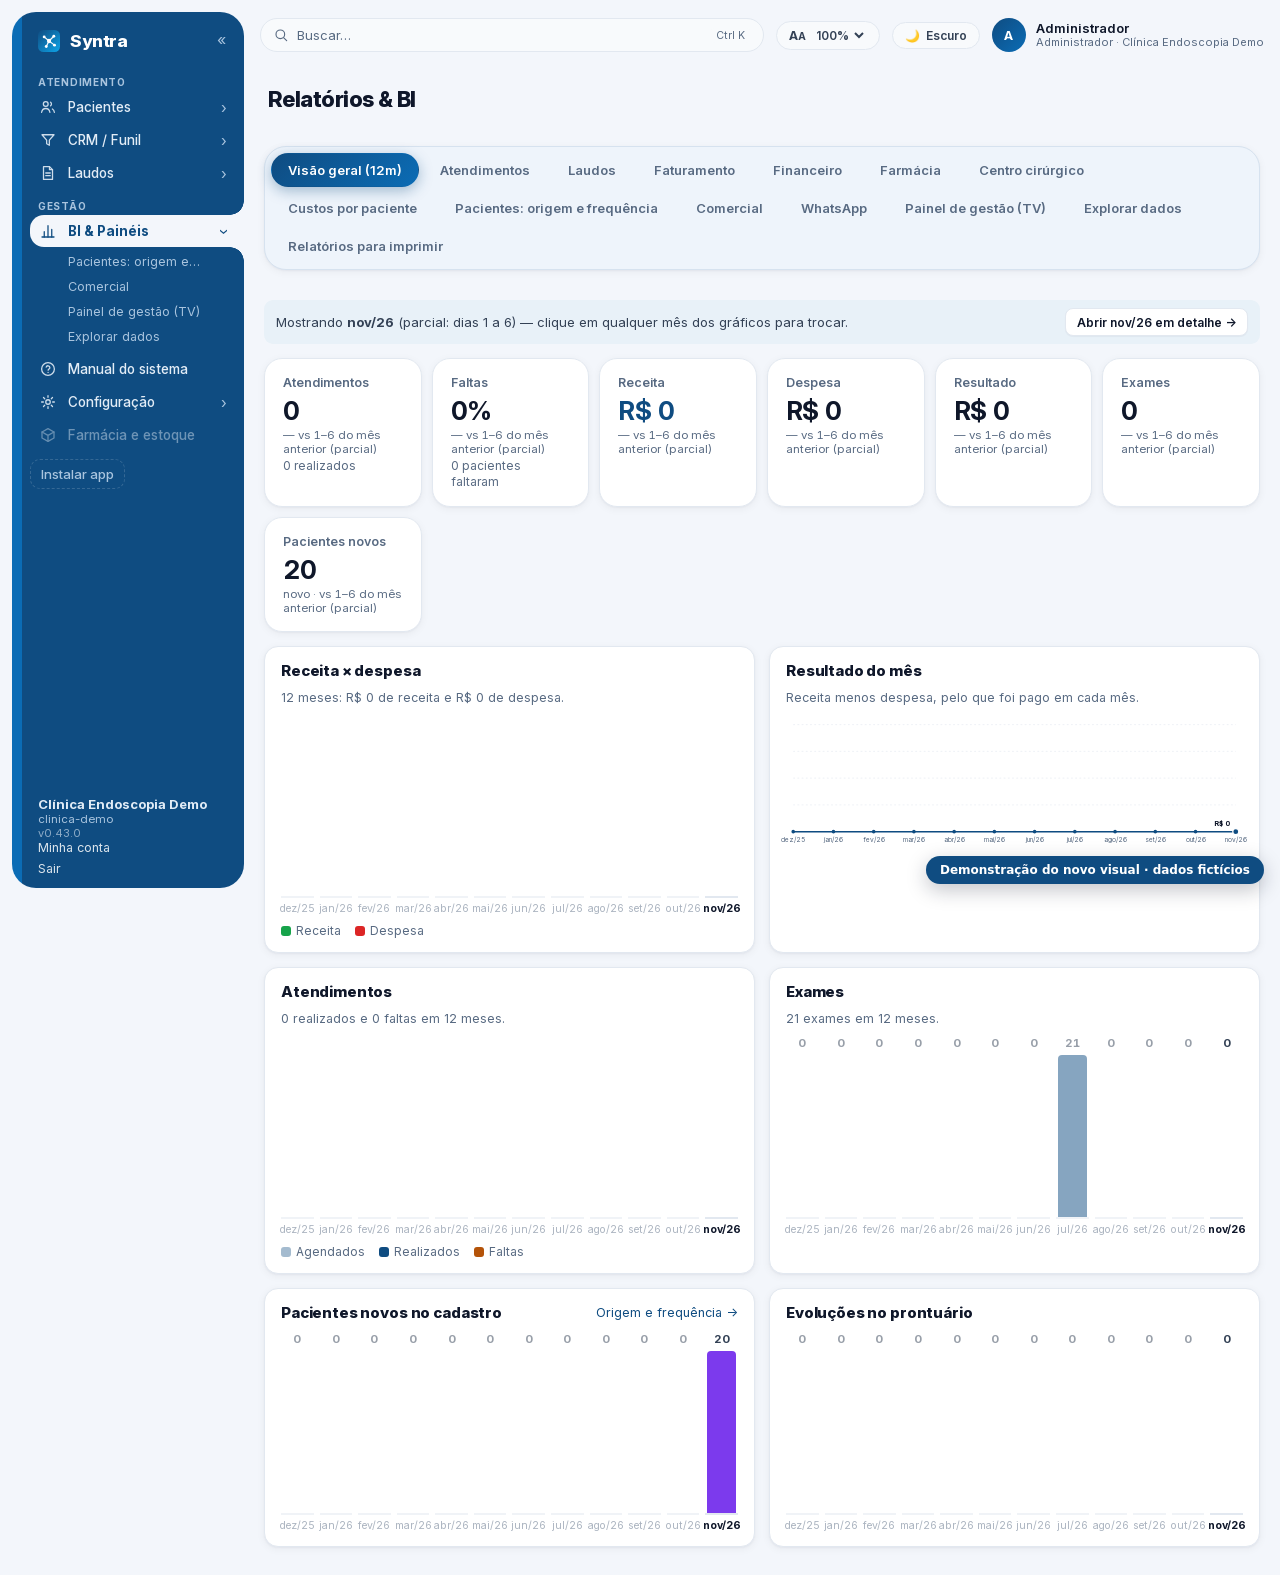
<file: bi.html>
<!DOCTYPE html>
<html lang="pt-BR" class="inter_e3d26d0b-module__b_Op2q__variable"><head>
<meta name="robots" content="noindex">
<link rel="stylesheet" href="estilo.css">
<link rel="stylesheet" href="demo.css">
<script src="demo.js"></script><meta charset="utf-8"><meta name="viewport" content="width=device-width, initial-scale=1"><meta name="theme-color" content="#0f4c81"><title>Syntra — gestão para clínicas e hospitais</title><meta name="description" content="Syntra: plataforma completa de gestão em saúde — agenda, prontuário, laudos, faturamento, financeiro e BI."><meta name="application-name" content="Syntra"><meta name="mobile-web-app-capable" content="yes"><meta name="apple-mobile-web-app-title" content="Syntra"><meta name="apple-mobile-web-app-status-bar-style" content="default"><link rel="icon" href="favicon.svg"><meta name="next-size-adjust" content=""></head><body><div hidden=""><!--$--><!--/$--></div><div class="shell"><a href="#conteudo" class="pular-conteudo">Pular para o conteúdo</a><aside class="sidebar" aria-label="Menu principal"><div class="sidebar-syntra"><a class="sidebar-marca" title="Ir para a tela inicial" href="index.html"><svg viewBox="0 0 32 32" width="22" height="22" aria-hidden="true"><defs><linearGradient id="sy-nav" x1="0" y1="0" x2="32" y2="32" gradientUnits="userSpaceOnUse"><stop offset="0" stop-color="#0f4c81"></stop><stop offset="1" stop-color="#0ea5e9"></stop></linearGradient></defs><rect width="32" height="32" rx="8" fill="url(#sy-nav)"></rect><g stroke="#fff" stroke-width="1.8" stroke-linecap="round" opacity="0.95"><line x1="9" y1="10" x2="16" y2="16"></line><line x1="16" y1="16" x2="23" y2="9"></line><line x1="16" y1="16" x2="12" y2="24"></line><line x1="16" y1="16" x2="24" y2="22"></line></g><g fill="#fff"><circle cx="16" cy="16" r="3.1"></circle><circle cx="9" cy="10" r="2.1"></circle><circle cx="23" cy="9" r="2.1"></circle><circle cx="12" cy="24" r="2.1"></circle><circle cx="24" cy="22" r="2.1"></circle></g></svg><span>Syntra</span></a><button type="button" class="menu-recolher-btn" title="Recolher o menu (Alt+Shift+M recolhe tudo)" aria-label="Recolher o menu" aria-keyshortcuts="Alt+Shift+M">«</button></div><div class="sidebar-scroll"><nav class="gm" aria-label="Módulos do sistema"><div><div class="gm-secao">Atendimento</div><div class="gm-grupo"><div class="gm-linha"><a class="gm-cab" href="pacientes.html"><span class="gm-icone"><svg viewBox="0 0 24 24" width="18" height="18" aria-hidden="true" fill="none" stroke="currentColor" stroke-width="1.7" stroke-linecap="round" stroke-linejoin="round"><circle cx="9" cy="8" r="3.2"></circle><path d="M3.5 19c.6-3.2 2.8-5 5.5-5s4.9 1.8 5.5 5"></path><path d="M15.5 5.6a3.2 3.2 0 0 1 0 4.8M17.8 14.6c1.4.8 2.4 2.3 2.7 4.4"></path></svg></span><span class="gm-rotulo">Pacientes</span></a><button type="button" class="gm-toggle" aria-expanded="false" aria-label="Mais telas de Pacientes"><span class="gm-seta" aria-hidden="true">›</span></button></div><div class="gm-filhos"><div><div class="gm-sub-linha"><a class="gm-sub" href="#" data-fora-da-demo="">Busca clínica</a><button type="button" class="gm-fixar" aria-pressed="false" aria-label="Fixar Busca clínica nos favoritos" title="Fixar nos favoritos"><svg viewBox="0 0 24 24" width="14" height="14" aria-hidden="true" focusable="false" style="flex-shrink:0;vertical-align:-0.15em" fill="none" stroke="currentColor" stroke-width="1.7" stroke-linecap="round" stroke-linejoin="round"><path d="m12 3.8 2.4 5 5.4.7-4 3.7 1 5.4-4.8-2.6-4.8 2.6 1-5.4-4-3.7 5.4-.7L12 3.8Z"></path></svg></button></div></div><div><div class="gm-sub-linha"><a class="gm-sub" href="busca-ativa.html">Busca ativa</a><button type="button" class="gm-fixar" aria-pressed="false" aria-label="Fixar Busca ativa nos favoritos" title="Fixar nos favoritos"><svg viewBox="0 0 24 24" width="14" height="14" aria-hidden="true" focusable="false" style="flex-shrink:0;vertical-align:-0.15em" fill="none" stroke="currentColor" stroke-width="1.7" stroke-linecap="round" stroke-linejoin="round"><path d="m12 3.8 2.4 5 5.4.7-4 3.7 1 5.4-4.8-2.6-4.8 2.6 1-5.4-4-3.7 5.4-.7L12 3.8Z"></path></svg></button></div></div><div><div class="gm-sub-linha"><a class="gm-sub" href="#" data-fora-da-demo="">Pesquisa de satisfação</a><button type="button" class="gm-fixar" aria-pressed="false" aria-label="Fixar Pesquisa de satisfação nos favoritos" title="Fixar nos favoritos"><svg viewBox="0 0 24 24" width="14" height="14" aria-hidden="true" focusable="false" style="flex-shrink:0;vertical-align:-0.15em" fill="none" stroke="currentColor" stroke-width="1.7" stroke-linecap="round" stroke-linejoin="round"><path d="m12 3.8 2.4 5 5.4.7-4 3.7 1 5.4-4.8-2.6-4.8 2.6 1-5.4-4-3.7 5.4-.7L12 3.8Z"></path></svg></button></div></div><div><div class="gm-sub-linha"><a class="gm-sub" href="#" data-fora-da-demo="">Relatórios</a><button type="button" class="gm-fixar" aria-pressed="false" aria-label="Fixar Relatórios nos favoritos" title="Fixar nos favoritos"><svg viewBox="0 0 24 24" width="14" height="14" aria-hidden="true" focusable="false" style="flex-shrink:0;vertical-align:-0.15em" fill="none" stroke="currentColor" stroke-width="1.7" stroke-linecap="round" stroke-linejoin="round"><path d="m12 3.8 2.4 5 5.4.7-4 3.7 1 5.4-4.8-2.6-4.8 2.6 1-5.4-4-3.7 5.4-.7L12 3.8Z"></path></svg></button></div></div></div></div></div><div><div class="gm-grupo"><div class="gm-linha"><a class="gm-cab" href="crm.html"><span class="gm-icone"><svg viewBox="0 0 24 24" width="18" height="18" aria-hidden="true" fill="none" stroke="currentColor" stroke-width="1.7" stroke-linecap="round" stroke-linejoin="round"><path d="M4 5h16l-6.2 7.2V19l-3.6-2v-4.8L4 5Z"></path></svg></span><span class="gm-rotulo">CRM / Funil</span></a><button type="button" class="gm-toggle" aria-expanded="false" aria-label="Mais telas de CRM / Funil"><span class="gm-seta" aria-hidden="true">›</span></button></div><div class="gm-filhos"><div><div class="gm-sub-linha"><a class="gm-sub" href="#" data-fora-da-demo="">Busca ativa</a><button type="button" class="gm-fixar" aria-pressed="false" aria-label="Fixar Busca ativa nos favoritos" title="Fixar nos favoritos"><svg viewBox="0 0 24 24" width="14" height="14" aria-hidden="true" focusable="false" style="flex-shrink:0;vertical-align:-0.15em" fill="none" stroke="currentColor" stroke-width="1.7" stroke-linecap="round" stroke-linejoin="round"><path d="m12 3.8 2.4 5 5.4.7-4 3.7 1 5.4-4.8-2.6-4.8 2.6 1-5.4-4-3.7 5.4-.7L12 3.8Z"></path></svg></button></div></div><div><div class="gm-sub-linha"><a class="gm-sub" href="#" data-fora-da-demo="">Relatórios</a><button type="button" class="gm-fixar" aria-pressed="false" aria-label="Fixar Relatórios nos favoritos" title="Fixar nos favoritos"><svg viewBox="0 0 24 24" width="14" height="14" aria-hidden="true" focusable="false" style="flex-shrink:0;vertical-align:-0.15em" fill="none" stroke="currentColor" stroke-width="1.7" stroke-linecap="round" stroke-linejoin="round"><path d="m12 3.8 2.4 5 5.4.7-4 3.7 1 5.4-4.8-2.6-4.8 2.6 1-5.4-4-3.7 5.4-.7L12 3.8Z"></path></svg></button></div></div></div></div></div><div><div class="gm-grupo"><div class="gm-linha"><a class="gm-cab" href="laudos.html"><span class="gm-icone"><svg viewBox="0 0 24 24" width="18" height="18" aria-hidden="true" fill="none" stroke="currentColor" stroke-width="1.7" stroke-linecap="round" stroke-linejoin="round"><path d="M6 3.5h8l4 4v13H6V3.5Z"></path><path d="M14 3.5v4h4M9 12h6M9 15.5h6"></path></svg></span><span class="gm-rotulo">Laudos</span></a><button type="button" class="gm-toggle" aria-expanded="false" aria-label="Mais telas de Laudos"><span class="gm-seta" aria-hidden="true">›</span></button></div><div class="gm-filhos"><div><div class="gm-sub-linha"><a class="gm-sub" href="#" data-fora-da-demo="">Laudo falado (sala)</a><button type="button" class="gm-fixar" aria-pressed="false" aria-label="Fixar Laudo falado (sala) nos favoritos" title="Fixar nos favoritos"><svg viewBox="0 0 24 24" width="14" height="14" aria-hidden="true" focusable="false" style="flex-shrink:0;vertical-align:-0.15em" fill="none" stroke="currentColor" stroke-width="1.7" stroke-linecap="round" stroke-linejoin="round"><path d="m12 3.8 2.4 5 5.4.7-4 3.7 1 5.4-4.8-2.6-4.8 2.6 1-5.4-4-3.7 5.4-.7L12 3.8Z"></path></svg></button></div></div><div><div class="gm-sub-linha"><a class="gm-sub" href="#" data-fora-da-demo="">Painel do médico</a><button type="button" class="gm-fixar" aria-pressed="false" aria-label="Fixar Painel do médico nos favoritos" title="Fixar nos favoritos"><svg viewBox="0 0 24 24" width="14" height="14" aria-hidden="true" focusable="false" style="flex-shrink:0;vertical-align:-0.15em" fill="none" stroke="currentColor" stroke-width="1.7" stroke-linecap="round" stroke-linejoin="round"><path d="m12 3.8 2.4 5 5.4.7-4 3.7 1 5.4-4.8-2.6-4.8 2.6 1-5.4-4-3.7 5.4-.7L12 3.8Z"></path></svg></button></div></div><div><div class="gm-sub-linha"><a class="gm-sub" href="pendencias.html">Pendências</a><button type="button" class="gm-fixar" aria-pressed="false" aria-label="Fixar Pendências nos favoritos" title="Fixar nos favoritos"><svg viewBox="0 0 24 24" width="14" height="14" aria-hidden="true" focusable="false" style="flex-shrink:0;vertical-align:-0.15em" fill="none" stroke="currentColor" stroke-width="1.7" stroke-linecap="round" stroke-linejoin="round"><path d="m12 3.8 2.4 5 5.4.7-4 3.7 1 5.4-4.8-2.6-4.8 2.6 1-5.4-4-3.7 5.4-.7L12 3.8Z"></path></svg></button></div></div><div><div class="gm-sub-linha"><a class="gm-sub" href="#" data-fora-da-demo="">Fotos sem exame</a><button type="button" class="gm-fixar" aria-pressed="false" aria-label="Fixar Fotos sem exame nos favoritos" title="Fixar nos favoritos"><svg viewBox="0 0 24 24" width="14" height="14" aria-hidden="true" focusable="false" style="flex-shrink:0;vertical-align:-0.15em" fill="none" stroke="currentColor" stroke-width="1.7" stroke-linecap="round" stroke-linejoin="round"><path d="m12 3.8 2.4 5 5.4.7-4 3.7 1 5.4-4.8-2.6-4.8 2.6 1-5.4-4-3.7 5.4-.7L12 3.8Z"></path></svg></button></div></div><div><div class="gm-sub-linha"><a class="gm-sub" href="#" data-fora-da-demo="">Laudos Padrões</a><button type="button" class="gm-fixar" aria-pressed="false" aria-label="Fixar Laudos Padrões nos favoritos" title="Fixar nos favoritos"><svg viewBox="0 0 24 24" width="14" height="14" aria-hidden="true" focusable="false" style="flex-shrink:0;vertical-align:-0.15em" fill="none" stroke="currentColor" stroke-width="1.7" stroke-linecap="round" stroke-linejoin="round"><path d="m12 3.8 2.4 5 5.4.7-4 3.7 1 5.4-4.8-2.6-4.8 2.6 1-5.4-4-3.7 5.4-.7L12 3.8Z"></path></svg></button></div></div><div><div class="gm-sub-linha"><a class="gm-sub" href="#" data-fora-da-demo="">Importação XML</a><button type="button" class="gm-fixar" aria-pressed="false" aria-label="Fixar Importação XML nos favoritos" title="Fixar nos favoritos"><svg viewBox="0 0 24 24" width="14" height="14" aria-hidden="true" focusable="false" style="flex-shrink:0;vertical-align:-0.15em" fill="none" stroke="currentColor" stroke-width="1.7" stroke-linecap="round" stroke-linejoin="round"><path d="m12 3.8 2.4 5 5.4.7-4 3.7 1 5.4-4.8-2.6-4.8 2.6 1-5.4-4-3.7 5.4-.7L12 3.8Z"></path></svg></button></div></div><div><div class="gm-sub-linha"><a class="gm-sub" href="#" data-fora-da-demo="">Relatórios</a><button type="button" class="gm-fixar" aria-pressed="false" aria-label="Fixar Relatórios nos favoritos" title="Fixar nos favoritos"><svg viewBox="0 0 24 24" width="14" height="14" aria-hidden="true" focusable="false" style="flex-shrink:0;vertical-align:-0.15em" fill="none" stroke="currentColor" stroke-width="1.7" stroke-linecap="round" stroke-linejoin="round"><path d="m12 3.8 2.4 5 5.4.7-4 3.7 1 5.4-4.8-2.6-4.8 2.6 1-5.4-4-3.7 5.4-.7L12 3.8Z"></path></svg></button></div></div></div></div></div><div><div class="gm-secao">Gestão</div><div class="gm-grupo"><div class="gm-linha"><a class="gm-cab on" aria-current="page" href="bi.html"><span class="gm-icone"><svg viewBox="0 0 24 24" width="18" height="18" aria-hidden="true" fill="none" stroke="currentColor" stroke-width="1.7" stroke-linecap="round" stroke-linejoin="round"><path d="M4 20h16"></path><path d="M7 20v-7M12 20V5M17 20v-10"></path></svg></span><span class="gm-rotulo">BI &amp; Painéis</span></a><button type="button" class="gm-toggle" aria-expanded="true" aria-label="Mais telas de BI &amp; Painéis"><span class="gm-seta aberta" aria-hidden="true">›</span></button></div><div class="gm-filhos abertos"><div><div class="gm-sub-linha"><a class="gm-sub" href="#" data-fora-da-demo="">Pacientes: origem e frequência</a><button type="button" class="gm-fixar" aria-pressed="false" aria-label="Fixar Pacientes: origem e frequência nos favoritos" title="Fixar nos favoritos"><svg viewBox="0 0 24 24" width="14" height="14" aria-hidden="true" focusable="false" style="flex-shrink:0;vertical-align:-0.15em" fill="none" stroke="currentColor" stroke-width="1.7" stroke-linecap="round" stroke-linejoin="round"><path d="m12 3.8 2.4 5 5.4.7-4 3.7 1 5.4-4.8-2.6-4.8 2.6 1-5.4-4-3.7 5.4-.7L12 3.8Z"></path></svg></button></div></div><div><div class="gm-sub-linha"><a class="gm-sub" href="#" data-fora-da-demo="">Comercial</a><button type="button" class="gm-fixar" aria-pressed="false" aria-label="Fixar Comercial nos favoritos" title="Fixar nos favoritos"><svg viewBox="0 0 24 24" width="14" height="14" aria-hidden="true" focusable="false" style="flex-shrink:0;vertical-align:-0.15em" fill="none" stroke="currentColor" stroke-width="1.7" stroke-linecap="round" stroke-linejoin="round"><path d="m12 3.8 2.4 5 5.4.7-4 3.7 1 5.4-4.8-2.6-4.8 2.6 1-5.4-4-3.7 5.4-.7L12 3.8Z"></path></svg></button></div></div><div><div class="gm-sub-linha"><a class="gm-sub" href="#" data-fora-da-demo="">Painel de gestão (TV)</a><button type="button" class="gm-fixar" aria-pressed="false" aria-label="Fixar Painel de gestão (TV) nos favoritos" title="Fixar nos favoritos"><svg viewBox="0 0 24 24" width="14" height="14" aria-hidden="true" focusable="false" style="flex-shrink:0;vertical-align:-0.15em" fill="none" stroke="currentColor" stroke-width="1.7" stroke-linecap="round" stroke-linejoin="round"><path d="m12 3.8 2.4 5 5.4.7-4 3.7 1 5.4-4.8-2.6-4.8 2.6 1-5.4-4-3.7 5.4-.7L12 3.8Z"></path></svg></button></div></div><div><div class="gm-sub-linha"><a class="gm-sub" href="bi-explorar.html">Explorar dados</a><button type="button" class="gm-fixar" aria-pressed="false" aria-label="Fixar Explorar dados nos favoritos" title="Fixar nos favoritos"><svg viewBox="0 0 24 24" width="14" height="14" aria-hidden="true" focusable="false" style="flex-shrink:0;vertical-align:-0.15em" fill="none" stroke="currentColor" stroke-width="1.7" stroke-linecap="round" stroke-linejoin="round"><path d="m12 3.8 2.4 5 5.4.7-4 3.7 1 5.4-4.8-2.6-4.8 2.6 1-5.4-4-3.7 5.4-.7L12 3.8Z"></path></svg></button></div></div></div></div></div><div><a class="gm-item" href="manual.html"><span class="gm-icone"><svg viewBox="0 0 24 24" width="18" height="18" aria-hidden="true" fill="none" stroke="currentColor" stroke-width="1.7" stroke-linecap="round" stroke-linejoin="round"><circle cx="12" cy="12" r="8.5"></circle><path d="M9.6 9.5a2.5 2.5 0 0 1 4.9.7c0 1.6-2.3 2-2.3 3.4"></path><path d="M12.1 16.6h.01"></path></svg></span><span class="gm-rotulo">Manual do sistema</span></a></div><div><div class="gm-grupo"><div class="gm-linha"><a class="gm-cab" href="#" data-fora-da-demo=""><span class="gm-icone"><svg viewBox="0 0 24 24" width="18" height="18" aria-hidden="true" fill="none" stroke="currentColor" stroke-width="1.7" stroke-linecap="round" stroke-linejoin="round"><circle cx="12" cy="12" r="3"></circle><path d="M12 3.5v2.3M12 18.2v2.3M3.5 12h2.3M18.2 12h2.3M6 6l1.6 1.6M16.4 16.4 18 18M18 6l-1.6 1.6M7.6 16.4 6 18"></path></svg></span><span class="gm-rotulo">Configuração</span></a><button type="button" class="gm-toggle" aria-expanded="false" aria-label="Mais telas de Configuração"><span class="gm-seta" aria-hidden="true">›</span></button></div><div class="gm-filhos"><div><div class="gm-sub-linha"><a class="gm-sub" href="#" data-fora-da-demo="">Cadastros</a><button type="button" class="gm-fixar" aria-pressed="false" aria-label="Fixar Cadastros nos favoritos" title="Fixar nos favoritos"><svg viewBox="0 0 24 24" width="14" height="14" aria-hidden="true" focusable="false" style="flex-shrink:0;vertical-align:-0.15em" fill="none" stroke="currentColor" stroke-width="1.7" stroke-linecap="round" stroke-linejoin="round"><path d="m12 3.8 2.4 5 5.4.7-4 3.7 1 5.4-4.8-2.6-4.8 2.6 1-5.4-4-3.7 5.4-.7L12 3.8Z"></path></svg></button></div></div><div><div class="gm-sub-linha"><a class="gm-sub" href="#" data-fora-da-demo="">Empresa &amp; tributos</a><button type="button" class="gm-fixar" aria-pressed="false" aria-label="Fixar Empresa &amp; tributos nos favoritos" title="Fixar nos favoritos"><svg viewBox="0 0 24 24" width="14" height="14" aria-hidden="true" focusable="false" style="flex-shrink:0;vertical-align:-0.15em" fill="none" stroke="currentColor" stroke-width="1.7" stroke-linecap="round" stroke-linejoin="round"><path d="m12 3.8 2.4 5 5.4.7-4 3.7 1 5.4-4.8-2.6-4.8 2.6 1-5.4-4-3.7 5.4-.7L12 3.8Z"></path></svg></button></div></div><div><div class="gm-sub-linha"><a class="gm-sub" href="profissionais.html">Profissionais</a><button type="button" class="gm-fixar" aria-pressed="false" aria-label="Fixar Profissionais nos favoritos" title="Fixar nos favoritos"><svg viewBox="0 0 24 24" width="14" height="14" aria-hidden="true" focusable="false" style="flex-shrink:0;vertical-align:-0.15em" fill="none" stroke="currentColor" stroke-width="1.7" stroke-linecap="round" stroke-linejoin="round"><path d="m12 3.8 2.4 5 5.4.7-4 3.7 1 5.4-4.8-2.6-4.8 2.6 1-5.4-4-3.7 5.4-.7L12 3.8Z"></path></svg></button></div></div><div><div class="gm-sub-linha"><a class="gm-sub" href="#" data-fora-da-demo="">Unidades (filiais)</a><button type="button" class="gm-fixar" aria-pressed="false" aria-label="Fixar Unidades (filiais) nos favoritos" title="Fixar nos favoritos"><svg viewBox="0 0 24 24" width="14" height="14" aria-hidden="true" focusable="false" style="flex-shrink:0;vertical-align:-0.15em" fill="none" stroke="currentColor" stroke-width="1.7" stroke-linecap="round" stroke-linejoin="round"><path d="m12 3.8 2.4 5 5.4.7-4 3.7 1 5.4-4.8-2.6-4.8 2.6 1-5.4-4-3.7 5.4-.7L12 3.8Z"></path></svg></button></div></div><div><div class="gm-sub-linha"><a class="gm-sub" href="#" data-fora-da-demo="">Fornecedores</a><button type="button" class="gm-fixar" aria-pressed="false" aria-label="Fixar Fornecedores nos favoritos" title="Fixar nos favoritos"><svg viewBox="0 0 24 24" width="14" height="14" aria-hidden="true" focusable="false" style="flex-shrink:0;vertical-align:-0.15em" fill="none" stroke="currentColor" stroke-width="1.7" stroke-linecap="round" stroke-linejoin="round"><path d="m12 3.8 2.4 5 5.4.7-4 3.7 1 5.4-4.8-2.6-4.8 2.6 1-5.4-4-3.7 5.4-.7L12 3.8Z"></path></svg></button></div></div><div><div class="gm-sub-linha"><a class="gm-sub" href="procedimentos.html">Procedimentos / exames</a><button type="button" class="gm-fixar" aria-pressed="false" aria-label="Fixar Procedimentos / exames nos favoritos" title="Fixar nos favoritos"><svg viewBox="0 0 24 24" width="14" height="14" aria-hidden="true" focusable="false" style="flex-shrink:0;vertical-align:-0.15em" fill="none" stroke="currentColor" stroke-width="1.7" stroke-linecap="round" stroke-linejoin="round"><path d="m12 3.8 2.4 5 5.4.7-4 3.7 1 5.4-4.8-2.6-4.8 2.6 1-5.4-4-3.7 5.4-.7L12 3.8Z"></path></svg></button></div></div><div><div class="gm-sub-linha"><a class="gm-sub" href="#" data-fora-da-demo="">Integrações &amp; caminhos</a><button type="button" class="gm-fixar" aria-pressed="false" aria-label="Fixar Integrações &amp; caminhos nos favoritos" title="Fixar nos favoritos"><svg viewBox="0 0 24 24" width="14" height="14" aria-hidden="true" focusable="false" style="flex-shrink:0;vertical-align:-0.15em" fill="none" stroke="currentColor" stroke-width="1.7" stroke-linecap="round" stroke-linejoin="round"><path d="m12 3.8 2.4 5 5.4.7-4 3.7 1 5.4-4.8-2.6-4.8 2.6 1-5.4-4-3.7 5.4-.7L12 3.8Z"></path></svg></button></div></div><div><div class="gm-sub-linha"><a class="gm-sub" href="#" data-fora-da-demo="">Integrações e API</a><button type="button" class="gm-fixar" aria-pressed="false" aria-label="Fixar Integrações e API nos favoritos" title="Fixar nos favoritos"><svg viewBox="0 0 24 24" width="14" height="14" aria-hidden="true" focusable="false" style="flex-shrink:0;vertical-align:-0.15em" fill="none" stroke="currentColor" stroke-width="1.7" stroke-linecap="round" stroke-linejoin="round"><path d="m12 3.8 2.4 5 5.4.7-4 3.7 1 5.4-4.8-2.6-4.8 2.6 1-5.4-4-3.7 5.4-.7L12 3.8Z"></path></svg></button></div></div><div><div class="gm-sub-linha"><a class="gm-sub" href="#" data-fora-da-demo="">PACS / DICOM</a><button type="button" class="gm-fixar" aria-pressed="false" aria-label="Fixar PACS / DICOM nos favoritos" title="Fixar nos favoritos"><svg viewBox="0 0 24 24" width="14" height="14" aria-hidden="true" focusable="false" style="flex-shrink:0;vertical-align:-0.15em" fill="none" stroke="currentColor" stroke-width="1.7" stroke-linecap="round" stroke-linejoin="round"><path d="m12 3.8 2.4 5 5.4.7-4 3.7 1 5.4-4.8-2.6-4.8 2.6 1-5.4-4-3.7 5.4-.7L12 3.8Z"></path></svg></button></div></div><div><div class="gm-sub-linha"><a class="gm-sub" href="#" data-fora-da-demo="">Unidades remotas</a><button type="button" class="gm-fixar" aria-pressed="false" aria-label="Fixar Unidades remotas nos favoritos" title="Fixar nos favoritos"><svg viewBox="0 0 24 24" width="14" height="14" aria-hidden="true" focusable="false" style="flex-shrink:0;vertical-align:-0.15em" fill="none" stroke="currentColor" stroke-width="1.7" stroke-linecap="round" stroke-linejoin="round"><path d="m12 3.8 2.4 5 5.4.7-4 3.7 1 5.4-4.8-2.6-4.8 2.6 1-5.4-4-3.7 5.4-.7L12 3.8Z"></path></svg></button></div></div><div><div class="gm-sub-linha"><a class="gm-sub" href="#" data-fora-da-demo="">Links &amp; dispositivos</a><button type="button" class="gm-fixar" aria-pressed="false" aria-label="Fixar Links &amp; dispositivos nos favoritos" title="Fixar nos favoritos"><svg viewBox="0 0 24 24" width="14" height="14" aria-hidden="true" focusable="false" style="flex-shrink:0;vertical-align:-0.15em" fill="none" stroke="currentColor" stroke-width="1.7" stroke-linecap="round" stroke-linejoin="round"><path d="m12 3.8 2.4 5 5.4.7-4 3.7 1 5.4-4.8-2.6-4.8 2.6 1-5.4-4-3.7 5.4-.7L12 3.8Z"></path></svg></button></div></div><div><div class="gm-sub-linha"><a class="gm-sub" href="#" data-fora-da-demo="">Segurança e privacidade</a><button type="button" class="gm-fixar" aria-pressed="false" aria-label="Fixar Segurança e privacidade nos favoritos" title="Fixar nos favoritos"><svg viewBox="0 0 24 24" width="14" height="14" aria-hidden="true" focusable="false" style="flex-shrink:0;vertical-align:-0.15em" fill="none" stroke="currentColor" stroke-width="1.7" stroke-linecap="round" stroke-linejoin="round"><path d="m12 3.8 2.4 5 5.4.7-4 3.7 1 5.4-4.8-2.6-4.8 2.6 1-5.4-4-3.7 5.4-.7L12 3.8Z"></path></svg></button></div></div><div><div class="gm-sub-linha"><a class="gm-sub" href="#" data-fora-da-demo="">Auditoria</a><button type="button" class="gm-fixar" aria-pressed="false" aria-label="Fixar Auditoria nos favoritos" title="Fixar nos favoritos"><svg viewBox="0 0 24 24" width="14" height="14" aria-hidden="true" focusable="false" style="flex-shrink:0;vertical-align:-0.15em" fill="none" stroke="currentColor" stroke-width="1.7" stroke-linecap="round" stroke-linejoin="round"><path d="m12 3.8 2.4 5 5.4.7-4 3.7 1 5.4-4.8-2.6-4.8 2.6 1-5.4-4-3.7 5.4-.7L12 3.8Z"></path></svg></button></div></div><div><div class="gm-sub-linha"><a class="gm-sub" href="#" data-fora-da-demo="">Saúde do sistema</a><button type="button" class="gm-fixar" aria-pressed="false" aria-label="Fixar Saúde do sistema nos favoritos" title="Fixar nos favoritos"><svg viewBox="0 0 24 24" width="14" height="14" aria-hidden="true" focusable="false" style="flex-shrink:0;vertical-align:-0.15em" fill="none" stroke="currentColor" stroke-width="1.7" stroke-linecap="round" stroke-linejoin="round"><path d="m12 3.8 2.4 5 5.4.7-4 3.7 1 5.4-4.8-2.6-4.8 2.6 1-5.4-4-3.7 5.4-.7L12 3.8Z"></path></svg></button></div></div></div></div></div><div><span class="gm-item off" title="Módulo não contratado" aria-disabled="true"><span class="gm-icone"><svg viewBox="0 0 24 24" width="18" height="18" aria-hidden="true" fill="none" stroke="currentColor" stroke-width="1.7" stroke-linecap="round" stroke-linejoin="round"><path d="M12 3.5 20 8v8l-8 4.5L4 16V8l8-4.5Z"></path><path d="M4 8l8 4.5L20 8M12 12.5V20"></path></svg></span><span class="gm-rotulo">Farmácia e estoque</span></span></div></nav><button type="button" class="nav-instalar">Instalar app</button></div><div class="sidebar-foot"><strong>Clínica Endoscopia Demo</strong><span>clinica-demo</span><small title="Versão em execução (informe ao suporte)" style="display:block;opacity:0.6;font-size:11px">v0.43.0</small><a class="gm-sair" style="text-align:center;text-decoration:none" href="#" data-fora-da-demo="">Minha conta</a><form action="" enctype="multipart/form-data" method="POST" onsubmit="return false"><input type="hidden" name="$ACTION_ID_005bcd10de8870052bda116b38fc1c81444760dc3f"><button type="submit" class="gm-sair">Sair</button></form></div></aside><div class="main"><header class="cab-app"><button type="button" class="menu-mobile-btn" aria-label="Abrir menu" aria-expanded="false">☰</button><button type="button" class="menu-expandir-btn" title="Mostrar o menu" aria-label="Mostrar o menu">☰</button><button type="button" class="paleta-gatilho" title="Busca global (Ctrl+K)" aria-label="Buscar paciente, tela ou ação (Ctrl K)" aria-haspopup="dialog"><svg viewBox="0 0 24 24" width="16" height="16" aria-hidden="true" focusable="false" style="flex-shrink:0;vertical-align:-0.15em" fill="none" stroke="currentColor" stroke-width="1.7" stroke-linecap="round" stroke-linejoin="round"><circle cx="11" cy="11" r="6.5"></circle><path d="m16.2 16.2 4.3 4.3"></path></svg> Buscar… <kbd aria-hidden="true">Ctrl K</kbd></button><div class="cab-dir"><label class="tema-toggle" title="Tamanho da tela — aumenta letras e botões (vale para você, em qualquer computador)" style="display:inline-flex;align-items:center;gap:4px"><span aria-hidden="true" style="font-weight:700">A<small>A</small></span><select aria-label="Tamanho da tela" class="zoom-sel" data-campo="zoom-tela" style="border:0;background:transparent;color:inherit;font:inherit"><option value="100" selected="">100<!-- -->%</option><option value="110">110<!-- -->%</option><option value="125">125<!-- -->%</option><option value="150">150<!-- -->%</option></select></label><button type="button" class="tema-toggle" title="Mudar para o tema claro"><span aria-hidden="true">☀️</span> <!-- -->Claro</button><div class="cab-user"><span class="cab-avatar" aria-hidden="true">A</span><span class="cab-nome">Administrador<small>Administrador<!-- --> · <!-- -->Clínica Endoscopia Demo</small></span></div></div></header><main id="conteudo" class="conteudo-principal" tabindex="-1"><!--$--><div class="fat bi pbi"><div class="topbar"><h1>Relatórios &amp; BI</h1></div><nav class="ficha-abas pbi-abas" aria-label="Painéis do BI"><a class="on" aria-current="page" href="#" data-fora-da-demo="">Visão geral (12m)</a><a class="" href="#" data-fora-da-demo="">Atendimentos</a><a class="" href="#" data-fora-da-demo="">Laudos</a><a class="" href="#" data-fora-da-demo="">Faturamento</a><a class="" href="#" data-fora-da-demo="">Financeiro</a><a class="" href="#" data-fora-da-demo="">Farmácia</a><a class="" href="#" data-fora-da-demo="">Centro cirúrgico</a><a class="" href="#" data-fora-da-demo="">Custos por paciente</a><a class="" href="#" data-fora-da-demo="">Pacientes: origem e frequência</a><a class="" href="#" data-fora-da-demo="">Comercial</a><a class="" href="#" data-fora-da-demo="">WhatsApp</a><a class="" href="#" data-fora-da-demo="">Painel de gestão (TV)</a><a class="" href="bi-explorar.html">Explorar dados</a><a class="" href="#" data-fora-da-demo="">Relatórios para imprimir</a></nav><div class="pbi-pilha"><div class="pbi-mes-sel"><span>Mostrando <strong>nov/26</strong> (parcial: dias 1 a <!-- -->6<!-- -->)<!-- --> — clique em qualquer mês dos gráficos para trocar.</span><a class="btn btn-sm" href="#" data-fora-da-demo="">Abrir <!-- -->nov/26<!-- --> em detalhe →</a></div><div class="pbi-kpis"><div class="pbi-kpi   "><span>Atendimentos</span><strong>0</strong><em class="pbi-delta neutro">— <!-- -->vs 1–6 do mês anterior (parcial)</em><small>0 realizados</small></div><div class="pbi-kpi   "><span>Faltas</span><strong>0%</strong><em class="pbi-delta neutro">— <!-- -->vs 1–6 do mês anterior (parcial)</em><small>0 pacientes faltaram</small></div><div class="pbi-kpi destaque  "><span>Receita</span><strong>R$&nbsp;0</strong><em class="pbi-delta neutro">— <!-- -->vs 1–6 do mês anterior (parcial)</em></div><div class="pbi-kpi   "><span>Despesa</span><strong>R$&nbsp;0</strong><em class="pbi-delta neutro">— <!-- -->vs 1–6 do mês anterior (parcial)</em></div><div class="pbi-kpi   "><span>Resultado</span><strong>R$&nbsp;0</strong><em class="pbi-delta neutro">— <!-- -->vs 1–6 do mês anterior (parcial)</em></div><div class="pbi-kpi   "><span>Exames</span><strong>0</strong><em class="pbi-delta neutro">— <!-- -->vs 1–6 do mês anterior (parcial)</em></div><div class="pbi-kpi   "><span>Pacientes novos</span><strong>20</strong><em class="pbi-delta neutro">novo · <!-- -->vs 1–6 do mês anterior (parcial)</em></div></div><div class="pbi-duas"><section class="pbi-card "><div class="pbi-card-topo"><h2>Receita × despesa</h2></div><p class="pbi-sub">12 meses: R$&nbsp;0 de receita e R$&nbsp;0 de despesa.</p><div class="pbi-tempo"><div class="pbi-colunas com-sel" style="height:200px"><button type="button" class="pbi-coluna clicavel" title="dez/25
Receita: R$&nbsp;0,00
Despesa: R$&nbsp;0,00" aria-pressed="false"><span class="pbi-coluna-num"></span><span class="pbi-coluna-barra grupo"><i style="height:0%;background:var(--ok)"></i><i style="height:0%;background:var(--crit)"></i></span><span class="pbi-coluna-rot">dez/25</span></button><button type="button" class="pbi-coluna clicavel" title="jan/26
Receita: R$&nbsp;0,00
Despesa: R$&nbsp;0,00" aria-pressed="false"><span class="pbi-coluna-num"></span><span class="pbi-coluna-barra grupo"><i style="height:0%;background:var(--ok)"></i><i style="height:0%;background:var(--crit)"></i></span><span class="pbi-coluna-rot">jan/26</span></button><button type="button" class="pbi-coluna clicavel" title="fev/26
Receita: R$&nbsp;0,00
Despesa: R$&nbsp;0,00" aria-pressed="false"><span class="pbi-coluna-num"></span><span class="pbi-coluna-barra grupo"><i style="height:0%;background:var(--ok)"></i><i style="height:0%;background:var(--crit)"></i></span><span class="pbi-coluna-rot">fev/26</span></button><button type="button" class="pbi-coluna clicavel" title="mar/26
Receita: R$&nbsp;0,00
Despesa: R$&nbsp;0,00" aria-pressed="false"><span class="pbi-coluna-num"></span><span class="pbi-coluna-barra grupo"><i style="height:0%;background:var(--ok)"></i><i style="height:0%;background:var(--crit)"></i></span><span class="pbi-coluna-rot">mar/26</span></button><button type="button" class="pbi-coluna clicavel" title="abr/26
Receita: R$&nbsp;0,00
Despesa: R$&nbsp;0,00" aria-pressed="false"><span class="pbi-coluna-num"></span><span class="pbi-coluna-barra grupo"><i style="height:0%;background:var(--ok)"></i><i style="height:0%;background:var(--crit)"></i></span><span class="pbi-coluna-rot">abr/26</span></button><button type="button" class="pbi-coluna clicavel" title="mai/26
Receita: R$&nbsp;0,00
Despesa: R$&nbsp;0,00" aria-pressed="false"><span class="pbi-coluna-num"></span><span class="pbi-coluna-barra grupo"><i style="height:0%;background:var(--ok)"></i><i style="height:0%;background:var(--crit)"></i></span><span class="pbi-coluna-rot">mai/26</span></button><button type="button" class="pbi-coluna clicavel" title="jun/26
Receita: R$&nbsp;0,00
Despesa: R$&nbsp;0,00" aria-pressed="false"><span class="pbi-coluna-num"></span><span class="pbi-coluna-barra grupo"><i style="height:0%;background:var(--ok)"></i><i style="height:0%;background:var(--crit)"></i></span><span class="pbi-coluna-rot">jun/26</span></button><button type="button" class="pbi-coluna clicavel" title="jul/26
Receita: R$&nbsp;0,00
Despesa: R$&nbsp;0,00" aria-pressed="false"><span class="pbi-coluna-num"></span><span class="pbi-coluna-barra grupo"><i style="height:0%;background:var(--ok)"></i><i style="height:0%;background:var(--crit)"></i></span><span class="pbi-coluna-rot">jul/26</span></button><button type="button" class="pbi-coluna clicavel" title="ago/26
Receita: R$&nbsp;0,00
Despesa: R$&nbsp;0,00" aria-pressed="false"><span class="pbi-coluna-num"></span><span class="pbi-coluna-barra grupo"><i style="height:0%;background:var(--ok)"></i><i style="height:0%;background:var(--crit)"></i></span><span class="pbi-coluna-rot">ago/26</span></button><button type="button" class="pbi-coluna clicavel" title="set/26
Receita: R$&nbsp;0,00
Despesa: R$&nbsp;0,00" aria-pressed="false"><span class="pbi-coluna-num"></span><span class="pbi-coluna-barra grupo"><i style="height:0%;background:var(--ok)"></i><i style="height:0%;background:var(--crit)"></i></span><span class="pbi-coluna-rot">set/26</span></button><button type="button" class="pbi-coluna clicavel" title="out/26
Receita: R$&nbsp;0,00
Despesa: R$&nbsp;0,00" aria-pressed="false"><span class="pbi-coluna-num"></span><span class="pbi-coluna-barra grupo"><i style="height:0%;background:var(--ok)"></i><i style="height:0%;background:var(--crit)"></i></span><span class="pbi-coluna-rot">out/26</span></button><button type="button" class="pbi-coluna sel clicavel" title="nov/26
Receita: R$&nbsp;0,00
Despesa: R$&nbsp;0,00" aria-pressed="true"><span class="pbi-coluna-num"></span><span class="pbi-coluna-barra grupo"><i style="height:0%;background:var(--ok)"></i><i style="height:0%;background:var(--crit)"></i></span><span class="pbi-coluna-rot">nov/26</span></button></div><p class="pbi-legenda"><span><i style="background:var(--ok)"></i>Receita</span><span><i style="background:var(--crit)"></i>Despesa</span></p></div></section><section class="pbi-card "><div class="pbi-card-topo"><h2>Resultado do mês</h2></div><p class="pbi-sub">Receita menos despesa, pelo que foi pago em cada mês.</p><div class="pbi-linha"><svg viewBox="0 0 760 220" role="img" aria-label="Tendência no período"><line x1="12" x2="748" y1="149.5" y2="149.5" class="grade"></line><line x1="12" x2="748" y1="105" y2="105" class="grade"></line><line x1="12" x2="748" y1="60.5" y2="60.5" class="grade"></line><line x1="12" x2="748" y1="16" y2="16" class="grade"></line><line x1="12" x2="748" y1="194" y2="194" class="eixo"></line><path d="M12.0,194.0 L78.9,194.0 L145.8,194.0 L212.7,194.0 L279.6,194.0 L346.5,194.0 L413.5,194.0 L480.4,194.0 L547.3,194.0 L614.2,194.0 L681.1,194.0 L748.0,194.0 L748.0,194.0 L12.0,194.0 Z" style="fill:var(--brand)" class="area"></path><path d="M12.0,194.0 L78.9,194.0 L145.8,194.0 L212.7,194.0 L279.6,194.0 L346.5,194.0 L413.5,194.0 L480.4,194.0 L547.3,194.0 L614.2,194.0 L681.1,194.0 L748.0,194.0" style="stroke:var(--brand)" class="traco"></path><g class="ponto clicavel"><rect x="-19.666666666666668" y="0" width="63.333333333333336" height="194" class="alvo"></rect><circle cx="12" cy="194" r="3" style="fill:var(--brand)"></circle><title>dez/25: R$&nbsp;0,00</title><text x="12" y="212" class="rot">dez/25</text></g><g class="ponto clicavel"><rect x="47.242424242424235" y="0" width="63.333333333333336" height="194" class="alvo"></rect><circle cx="78.9090909090909" cy="194" r="3" style="fill:var(--brand)"></circle><title>jan/26: R$&nbsp;0,00</title><text x="78.9090909090909" y="212" class="rot">jan/26</text></g><g class="ponto clicavel"><rect x="114.15151515151514" y="0" width="63.333333333333336" height="194" class="alvo"></rect><circle cx="145.8181818181818" cy="194" r="3" style="fill:var(--brand)"></circle><title>fev/26: R$&nbsp;0,00</title><text x="145.8181818181818" y="212" class="rot">fev/26</text></g><g class="ponto clicavel"><rect x="181.06060606060606" y="0" width="63.333333333333336" height="194" class="alvo"></rect><circle cx="212.72727272727272" cy="194" r="3" style="fill:var(--brand)"></circle><title>mar/26: R$&nbsp;0,00</title><text x="212.72727272727272" y="212" class="rot">mar/26</text></g><g class="ponto clicavel"><rect x="247.96969696969697" y="0" width="63.333333333333336" height="194" class="alvo"></rect><circle cx="279.6363636363636" cy="194" r="3" style="fill:var(--brand)"></circle><title>abr/26: R$&nbsp;0,00</title><text x="279.6363636363636" y="212" class="rot">abr/26</text></g><g class="ponto clicavel"><rect x="314.8787878787879" y="0" width="63.333333333333336" height="194" class="alvo"></rect><circle cx="346.54545454545456" cy="194" r="3" style="fill:var(--brand)"></circle><title>mai/26: R$&nbsp;0,00</title><text x="346.54545454545456" y="212" class="rot">mai/26</text></g><g class="ponto clicavel"><rect x="381.78787878787875" y="0" width="63.333333333333336" height="194" class="alvo"></rect><circle cx="413.45454545454544" cy="194" r="3" style="fill:var(--brand)"></circle><title>jun/26: R$&nbsp;0,00</title><text x="413.45454545454544" y="212" class="rot">jun/26</text></g><g class="ponto clicavel"><rect x="448.6969696969697" y="0" width="63.333333333333336" height="194" class="alvo"></rect><circle cx="480.3636363636364" cy="194" r="3" style="fill:var(--brand)"></circle><title>jul/26: R$&nbsp;0,00</title><text x="480.3636363636364" y="212" class="rot">jul/26</text></g><g class="ponto clicavel"><rect x="515.6060606060606" y="0" width="63.333333333333336" height="194" class="alvo"></rect><circle cx="547.2727272727273" cy="194" r="3" style="fill:var(--brand)"></circle><title>ago/26: R$&nbsp;0,00</title><text x="547.2727272727273" y="212" class="rot">ago/26</text></g><g class="ponto clicavel"><rect x="582.5151515151515" y="0" width="63.333333333333336" height="194" class="alvo"></rect><circle cx="614.1818181818181" cy="194" r="3" style="fill:var(--brand)"></circle><title>set/26: R$&nbsp;0,00</title><text x="614.1818181818181" y="212" class="rot">set/26</text></g><g class="ponto clicavel"><rect x="649.4242424242425" y="0" width="63.333333333333336" height="194" class="alvo"></rect><circle cx="681.0909090909091" cy="194" r="3" style="fill:var(--brand)"></circle><title>out/26: R$&nbsp;0,00</title><text x="681.0909090909091" y="212" class="rot">out/26</text></g><g class="ponto sel clicavel"><rect x="716.3333333333334" y="0" width="63.333333333333336" height="194" class="alvo"></rect><circle cx="748" cy="194" r="5" style="fill:var(--brand)"></circle><title>nov/26: R$&nbsp;0,00</title><text x="748" y="212" class="rot">nov/26</text></g><text x="739" y="184" class="fim">R$&nbsp;0</text></svg></div></section></div><div class="pbi-duas"><section class="pbi-card "><div class="pbi-card-topo"><h2>Atendimentos</h2></div><p class="pbi-sub">0 realizados e 0 faltas em 12 meses.</p><div class="pbi-tempo"><div class="pbi-colunas com-sel" style="height:200px"><button type="button" class="pbi-coluna clicavel" title="dez/25
Agendados: 0
Realizados: 0
Faltas: 0" aria-pressed="false"><span class="pbi-coluna-num"></span><span class="pbi-coluna-barra grupo"><i style="height:0%;background:color-mix(in srgb, var(--brand) 38%, var(--surface))"></i><i style="height:0%;background:var(--brand)"></i><i style="height:0%;background:var(--warn-fg)"></i></span><span class="pbi-coluna-rot">dez/25</span></button><button type="button" class="pbi-coluna clicavel" title="jan/26
Agendados: 0
Realizados: 0
Faltas: 0" aria-pressed="false"><span class="pbi-coluna-num"></span><span class="pbi-coluna-barra grupo"><i style="height:0%;background:color-mix(in srgb, var(--brand) 38%, var(--surface))"></i><i style="height:0%;background:var(--brand)"></i><i style="height:0%;background:var(--warn-fg)"></i></span><span class="pbi-coluna-rot">jan/26</span></button><button type="button" class="pbi-coluna clicavel" title="fev/26
Agendados: 0
Realizados: 0
Faltas: 0" aria-pressed="false"><span class="pbi-coluna-num"></span><span class="pbi-coluna-barra grupo"><i style="height:0%;background:color-mix(in srgb, var(--brand) 38%, var(--surface))"></i><i style="height:0%;background:var(--brand)"></i><i style="height:0%;background:var(--warn-fg)"></i></span><span class="pbi-coluna-rot">fev/26</span></button><button type="button" class="pbi-coluna clicavel" title="mar/26
Agendados: 0
Realizados: 0
Faltas: 0" aria-pressed="false"><span class="pbi-coluna-num"></span><span class="pbi-coluna-barra grupo"><i style="height:0%;background:color-mix(in srgb, var(--brand) 38%, var(--surface))"></i><i style="height:0%;background:var(--brand)"></i><i style="height:0%;background:var(--warn-fg)"></i></span><span class="pbi-coluna-rot">mar/26</span></button><button type="button" class="pbi-coluna clicavel" title="abr/26
Agendados: 0
Realizados: 0
Faltas: 0" aria-pressed="false"><span class="pbi-coluna-num"></span><span class="pbi-coluna-barra grupo"><i style="height:0%;background:color-mix(in srgb, var(--brand) 38%, var(--surface))"></i><i style="height:0%;background:var(--brand)"></i><i style="height:0%;background:var(--warn-fg)"></i></span><span class="pbi-coluna-rot">abr/26</span></button><button type="button" class="pbi-coluna clicavel" title="mai/26
Agendados: 0
Realizados: 0
Faltas: 0" aria-pressed="false"><span class="pbi-coluna-num"></span><span class="pbi-coluna-barra grupo"><i style="height:0%;background:color-mix(in srgb, var(--brand) 38%, var(--surface))"></i><i style="height:0%;background:var(--brand)"></i><i style="height:0%;background:var(--warn-fg)"></i></span><span class="pbi-coluna-rot">mai/26</span></button><button type="button" class="pbi-coluna clicavel" title="jun/26
Agendados: 0
Realizados: 0
Faltas: 0" aria-pressed="false"><span class="pbi-coluna-num"></span><span class="pbi-coluna-barra grupo"><i style="height:0%;background:color-mix(in srgb, var(--brand) 38%, var(--surface))"></i><i style="height:0%;background:var(--brand)"></i><i style="height:0%;background:var(--warn-fg)"></i></span><span class="pbi-coluna-rot">jun/26</span></button><button type="button" class="pbi-coluna clicavel" title="jul/26
Agendados: 0
Realizados: 0
Faltas: 0" aria-pressed="false"><span class="pbi-coluna-num"></span><span class="pbi-coluna-barra grupo"><i style="height:0%;background:color-mix(in srgb, var(--brand) 38%, var(--surface))"></i><i style="height:0%;background:var(--brand)"></i><i style="height:0%;background:var(--warn-fg)"></i></span><span class="pbi-coluna-rot">jul/26</span></button><button type="button" class="pbi-coluna clicavel" title="ago/26
Agendados: 0
Realizados: 0
Faltas: 0" aria-pressed="false"><span class="pbi-coluna-num"></span><span class="pbi-coluna-barra grupo"><i style="height:0%;background:color-mix(in srgb, var(--brand) 38%, var(--surface))"></i><i style="height:0%;background:var(--brand)"></i><i style="height:0%;background:var(--warn-fg)"></i></span><span class="pbi-coluna-rot">ago/26</span></button><button type="button" class="pbi-coluna clicavel" title="set/26
Agendados: 0
Realizados: 0
Faltas: 0" aria-pressed="false"><span class="pbi-coluna-num"></span><span class="pbi-coluna-barra grupo"><i style="height:0%;background:color-mix(in srgb, var(--brand) 38%, var(--surface))"></i><i style="height:0%;background:var(--brand)"></i><i style="height:0%;background:var(--warn-fg)"></i></span><span class="pbi-coluna-rot">set/26</span></button><button type="button" class="pbi-coluna clicavel" title="out/26
Agendados: 0
Realizados: 0
Faltas: 0" aria-pressed="false"><span class="pbi-coluna-num"></span><span class="pbi-coluna-barra grupo"><i style="height:0%;background:color-mix(in srgb, var(--brand) 38%, var(--surface))"></i><i style="height:0%;background:var(--brand)"></i><i style="height:0%;background:var(--warn-fg)"></i></span><span class="pbi-coluna-rot">out/26</span></button><button type="button" class="pbi-coluna sel clicavel" title="nov/26
Agendados: 0
Realizados: 0
Faltas: 0" aria-pressed="true"><span class="pbi-coluna-num"></span><span class="pbi-coluna-barra grupo"><i style="height:0%;background:color-mix(in srgb, var(--brand) 38%, var(--surface))"></i><i style="height:0%;background:var(--brand)"></i><i style="height:0%;background:var(--warn-fg)"></i></span><span class="pbi-coluna-rot">nov/26</span></button></div><p class="pbi-legenda"><span><i style="background:color-mix(in srgb, var(--brand) 38%, var(--surface))"></i>Agendados</span><span><i style="background:var(--brand)"></i>Realizados</span><span><i style="background:var(--warn-fg)"></i>Faltas</span></p></div></section><section class="pbi-card "><div class="pbi-card-topo"><h2>Exames</h2></div><p class="pbi-sub">21 exames em 12 meses.</p><div class="pbi-tempo"><div class="pbi-colunas com-sel" style="height:200px"><button type="button" class="pbi-coluna clicavel" title="dez/25
Exames: 0" aria-pressed="false"><span class="pbi-coluna-num">0</span><span class="pbi-coluna-barra grupo"><i style="height:0%;background:var(--brand)"></i></span><span class="pbi-coluna-rot">dez/25</span></button><button type="button" class="pbi-coluna clicavel" title="jan/26
Exames: 0" aria-pressed="false"><span class="pbi-coluna-num">0</span><span class="pbi-coluna-barra grupo"><i style="height:0%;background:var(--brand)"></i></span><span class="pbi-coluna-rot">jan/26</span></button><button type="button" class="pbi-coluna clicavel" title="fev/26
Exames: 0" aria-pressed="false"><span class="pbi-coluna-num">0</span><span class="pbi-coluna-barra grupo"><i style="height:0%;background:var(--brand)"></i></span><span class="pbi-coluna-rot">fev/26</span></button><button type="button" class="pbi-coluna clicavel" title="mar/26
Exames: 0" aria-pressed="false"><span class="pbi-coluna-num">0</span><span class="pbi-coluna-barra grupo"><i style="height:0%;background:var(--brand)"></i></span><span class="pbi-coluna-rot">mar/26</span></button><button type="button" class="pbi-coluna clicavel" title="abr/26
Exames: 0" aria-pressed="false"><span class="pbi-coluna-num">0</span><span class="pbi-coluna-barra grupo"><i style="height:0%;background:var(--brand)"></i></span><span class="pbi-coluna-rot">abr/26</span></button><button type="button" class="pbi-coluna clicavel" title="mai/26
Exames: 0" aria-pressed="false"><span class="pbi-coluna-num">0</span><span class="pbi-coluna-barra grupo"><i style="height:0%;background:var(--brand)"></i></span><span class="pbi-coluna-rot">mai/26</span></button><button type="button" class="pbi-coluna clicavel" title="jun/26
Exames: 0" aria-pressed="false"><span class="pbi-coluna-num">0</span><span class="pbi-coluna-barra grupo"><i style="height:0%;background:var(--brand)"></i></span><span class="pbi-coluna-rot">jun/26</span></button><button type="button" class="pbi-coluna clicavel" title="jul/26
Exames: 21" aria-pressed="false"><span class="pbi-coluna-num">21</span><span class="pbi-coluna-barra grupo"><i style="height:100%;background:var(--brand)"></i></span><span class="pbi-coluna-rot">jul/26</span></button><button type="button" class="pbi-coluna clicavel" title="ago/26
Exames: 0" aria-pressed="false"><span class="pbi-coluna-num">0</span><span class="pbi-coluna-barra grupo"><i style="height:0%;background:var(--brand)"></i></span><span class="pbi-coluna-rot">ago/26</span></button><button type="button" class="pbi-coluna clicavel" title="set/26
Exames: 0" aria-pressed="false"><span class="pbi-coluna-num">0</span><span class="pbi-coluna-barra grupo"><i style="height:0%;background:var(--brand)"></i></span><span class="pbi-coluna-rot">set/26</span></button><button type="button" class="pbi-coluna clicavel" title="out/26
Exames: 0" aria-pressed="false"><span class="pbi-coluna-num">0</span><span class="pbi-coluna-barra grupo"><i style="height:0%;background:var(--brand)"></i></span><span class="pbi-coluna-rot">out/26</span></button><button type="button" class="pbi-coluna sel clicavel" title="nov/26
Exames: 0" aria-pressed="true"><span class="pbi-coluna-num">0</span><span class="pbi-coluna-barra grupo"><i style="height:0%;background:var(--brand)"></i></span><span class="pbi-coluna-rot">nov/26</span></button></div></div></section></div><div class="pbi-duas"><section class="pbi-card "><div class="pbi-card-topo"><h2>Pacientes novos no cadastro</h2><a class="pbi-link" href="#" data-fora-da-demo="">Origem e frequência →</a></div><div class="pbi-tempo"><div class="pbi-colunas com-sel" style="height:200px"><button type="button" class="pbi-coluna clicavel" title="dez/25
Pacientes novos: 0" aria-pressed="false"><span class="pbi-coluna-num">0</span><span class="pbi-coluna-barra grupo"><i style="height:0%;background:var(--roxo)"></i></span><span class="pbi-coluna-rot">dez/25</span></button><button type="button" class="pbi-coluna clicavel" title="jan/26
Pacientes novos: 0" aria-pressed="false"><span class="pbi-coluna-num">0</span><span class="pbi-coluna-barra grupo"><i style="height:0%;background:var(--roxo)"></i></span><span class="pbi-coluna-rot">jan/26</span></button><button type="button" class="pbi-coluna clicavel" title="fev/26
Pacientes novos: 0" aria-pressed="false"><span class="pbi-coluna-num">0</span><span class="pbi-coluna-barra grupo"><i style="height:0%;background:var(--roxo)"></i></span><span class="pbi-coluna-rot">fev/26</span></button><button type="button" class="pbi-coluna clicavel" title="mar/26
Pacientes novos: 0" aria-pressed="false"><span class="pbi-coluna-num">0</span><span class="pbi-coluna-barra grupo"><i style="height:0%;background:var(--roxo)"></i></span><span class="pbi-coluna-rot">mar/26</span></button><button type="button" class="pbi-coluna clicavel" title="abr/26
Pacientes novos: 0" aria-pressed="false"><span class="pbi-coluna-num">0</span><span class="pbi-coluna-barra grupo"><i style="height:0%;background:var(--roxo)"></i></span><span class="pbi-coluna-rot">abr/26</span></button><button type="button" class="pbi-coluna clicavel" title="mai/26
Pacientes novos: 0" aria-pressed="false"><span class="pbi-coluna-num">0</span><span class="pbi-coluna-barra grupo"><i style="height:0%;background:var(--roxo)"></i></span><span class="pbi-coluna-rot">mai/26</span></button><button type="button" class="pbi-coluna clicavel" title="jun/26
Pacientes novos: 0" aria-pressed="false"><span class="pbi-coluna-num">0</span><span class="pbi-coluna-barra grupo"><i style="height:0%;background:var(--roxo)"></i></span><span class="pbi-coluna-rot">jun/26</span></button><button type="button" class="pbi-coluna clicavel" title="jul/26
Pacientes novos: 0" aria-pressed="false"><span class="pbi-coluna-num">0</span><span class="pbi-coluna-barra grupo"><i style="height:0%;background:var(--roxo)"></i></span><span class="pbi-coluna-rot">jul/26</span></button><button type="button" class="pbi-coluna clicavel" title="ago/26
Pacientes novos: 0" aria-pressed="false"><span class="pbi-coluna-num">0</span><span class="pbi-coluna-barra grupo"><i style="height:0%;background:var(--roxo)"></i></span><span class="pbi-coluna-rot">ago/26</span></button><button type="button" class="pbi-coluna clicavel" title="set/26
Pacientes novos: 0" aria-pressed="false"><span class="pbi-coluna-num">0</span><span class="pbi-coluna-barra grupo"><i style="height:0%;background:var(--roxo)"></i></span><span class="pbi-coluna-rot">set/26</span></button><button type="button" class="pbi-coluna clicavel" title="out/26
Pacientes novos: 0" aria-pressed="false"><span class="pbi-coluna-num">0</span><span class="pbi-coluna-barra grupo"><i style="height:0%;background:var(--roxo)"></i></span><span class="pbi-coluna-rot">out/26</span></button><button type="button" class="pbi-coluna sel clicavel" title="nov/26
Pacientes novos: 20" aria-pressed="true"><span class="pbi-coluna-num">20</span><span class="pbi-coluna-barra grupo"><i style="height:100%;background:var(--roxo)"></i></span><span class="pbi-coluna-rot">nov/26</span></button></div></div></section><section class="pbi-card "><div class="pbi-card-topo"><h2>Evoluções no prontuário</h2></div><div class="pbi-tempo"><div class="pbi-colunas com-sel" style="height:200px"><button type="button" class="pbi-coluna clicavel" title="dez/25
Evoluções: 0" aria-pressed="false"><span class="pbi-coluna-num">0</span><span class="pbi-coluna-barra grupo"><i style="height:0%;background:color-mix(in srgb, var(--roxo) 40%, var(--surface))"></i></span><span class="pbi-coluna-rot">dez/25</span></button><button type="button" class="pbi-coluna clicavel" title="jan/26
Evoluções: 0" aria-pressed="false"><span class="pbi-coluna-num">0</span><span class="pbi-coluna-barra grupo"><i style="height:0%;background:color-mix(in srgb, var(--roxo) 40%, var(--surface))"></i></span><span class="pbi-coluna-rot">jan/26</span></button><button type="button" class="pbi-coluna clicavel" title="fev/26
Evoluções: 0" aria-pressed="false"><span class="pbi-coluna-num">0</span><span class="pbi-coluna-barra grupo"><i style="height:0%;background:color-mix(in srgb, var(--roxo) 40%, var(--surface))"></i></span><span class="pbi-coluna-rot">fev/26</span></button><button type="button" class="pbi-coluna clicavel" title="mar/26
Evoluções: 0" aria-pressed="false"><span class="pbi-coluna-num">0</span><span class="pbi-coluna-barra grupo"><i style="height:0%;background:color-mix(in srgb, var(--roxo) 40%, var(--surface))"></i></span><span class="pbi-coluna-rot">mar/26</span></button><button type="button" class="pbi-coluna clicavel" title="abr/26
Evoluções: 0" aria-pressed="false"><span class="pbi-coluna-num">0</span><span class="pbi-coluna-barra grupo"><i style="height:0%;background:color-mix(in srgb, var(--roxo) 40%, var(--surface))"></i></span><span class="pbi-coluna-rot">abr/26</span></button><button type="button" class="pbi-coluna clicavel" title="mai/26
Evoluções: 0" aria-pressed="false"><span class="pbi-coluna-num">0</span><span class="pbi-coluna-barra grupo"><i style="height:0%;background:color-mix(in srgb, var(--roxo) 40%, var(--surface))"></i></span><span class="pbi-coluna-rot">mai/26</span></button><button type="button" class="pbi-coluna clicavel" title="jun/26
Evoluções: 0" aria-pressed="false"><span class="pbi-coluna-num">0</span><span class="pbi-coluna-barra grupo"><i style="height:0%;background:color-mix(in srgb, var(--roxo) 40%, var(--surface))"></i></span><span class="pbi-coluna-rot">jun/26</span></button><button type="button" class="pbi-coluna clicavel" title="jul/26
Evoluções: 0" aria-pressed="false"><span class="pbi-coluna-num">0</span><span class="pbi-coluna-barra grupo"><i style="height:0%;background:color-mix(in srgb, var(--roxo) 40%, var(--surface))"></i></span><span class="pbi-coluna-rot">jul/26</span></button><button type="button" class="pbi-coluna clicavel" title="ago/26
Evoluções: 0" aria-pressed="false"><span class="pbi-coluna-num">0</span><span class="pbi-coluna-barra grupo"><i style="height:0%;background:color-mix(in srgb, var(--roxo) 40%, var(--surface))"></i></span><span class="pbi-coluna-rot">ago/26</span></button><button type="button" class="pbi-coluna clicavel" title="set/26
Evoluções: 0" aria-pressed="false"><span class="pbi-coluna-num">0</span><span class="pbi-coluna-barra grupo"><i style="height:0%;background:color-mix(in srgb, var(--roxo) 40%, var(--surface))"></i></span><span class="pbi-coluna-rot">set/26</span></button><button type="button" class="pbi-coluna clicavel" title="out/26
Evoluções: 0" aria-pressed="false"><span class="pbi-coluna-num">0</span><span class="pbi-coluna-barra grupo"><i style="height:0%;background:color-mix(in srgb, var(--roxo) 40%, var(--surface))"></i></span><span class="pbi-coluna-rot">out/26</span></button><button type="button" class="pbi-coluna sel clicavel" title="nov/26
Evoluções: 0" aria-pressed="true"><span class="pbi-coluna-num">0</span><span class="pbi-coluna-barra grupo"><i style="height:0%;background:color-mix(in srgb, var(--roxo) 40%, var(--surface))"></i></span><span class="pbi-coluna-rot">nov/26</span></button></div></div></section></div></div></div><!--$--><!--/$--><!--/$--></main></div><div class="toaster" aria-live="polite" aria-atomic="false"></div></div><next-route-announcer style="position: absolute;"></next-route-announcer></body></html>
</file>
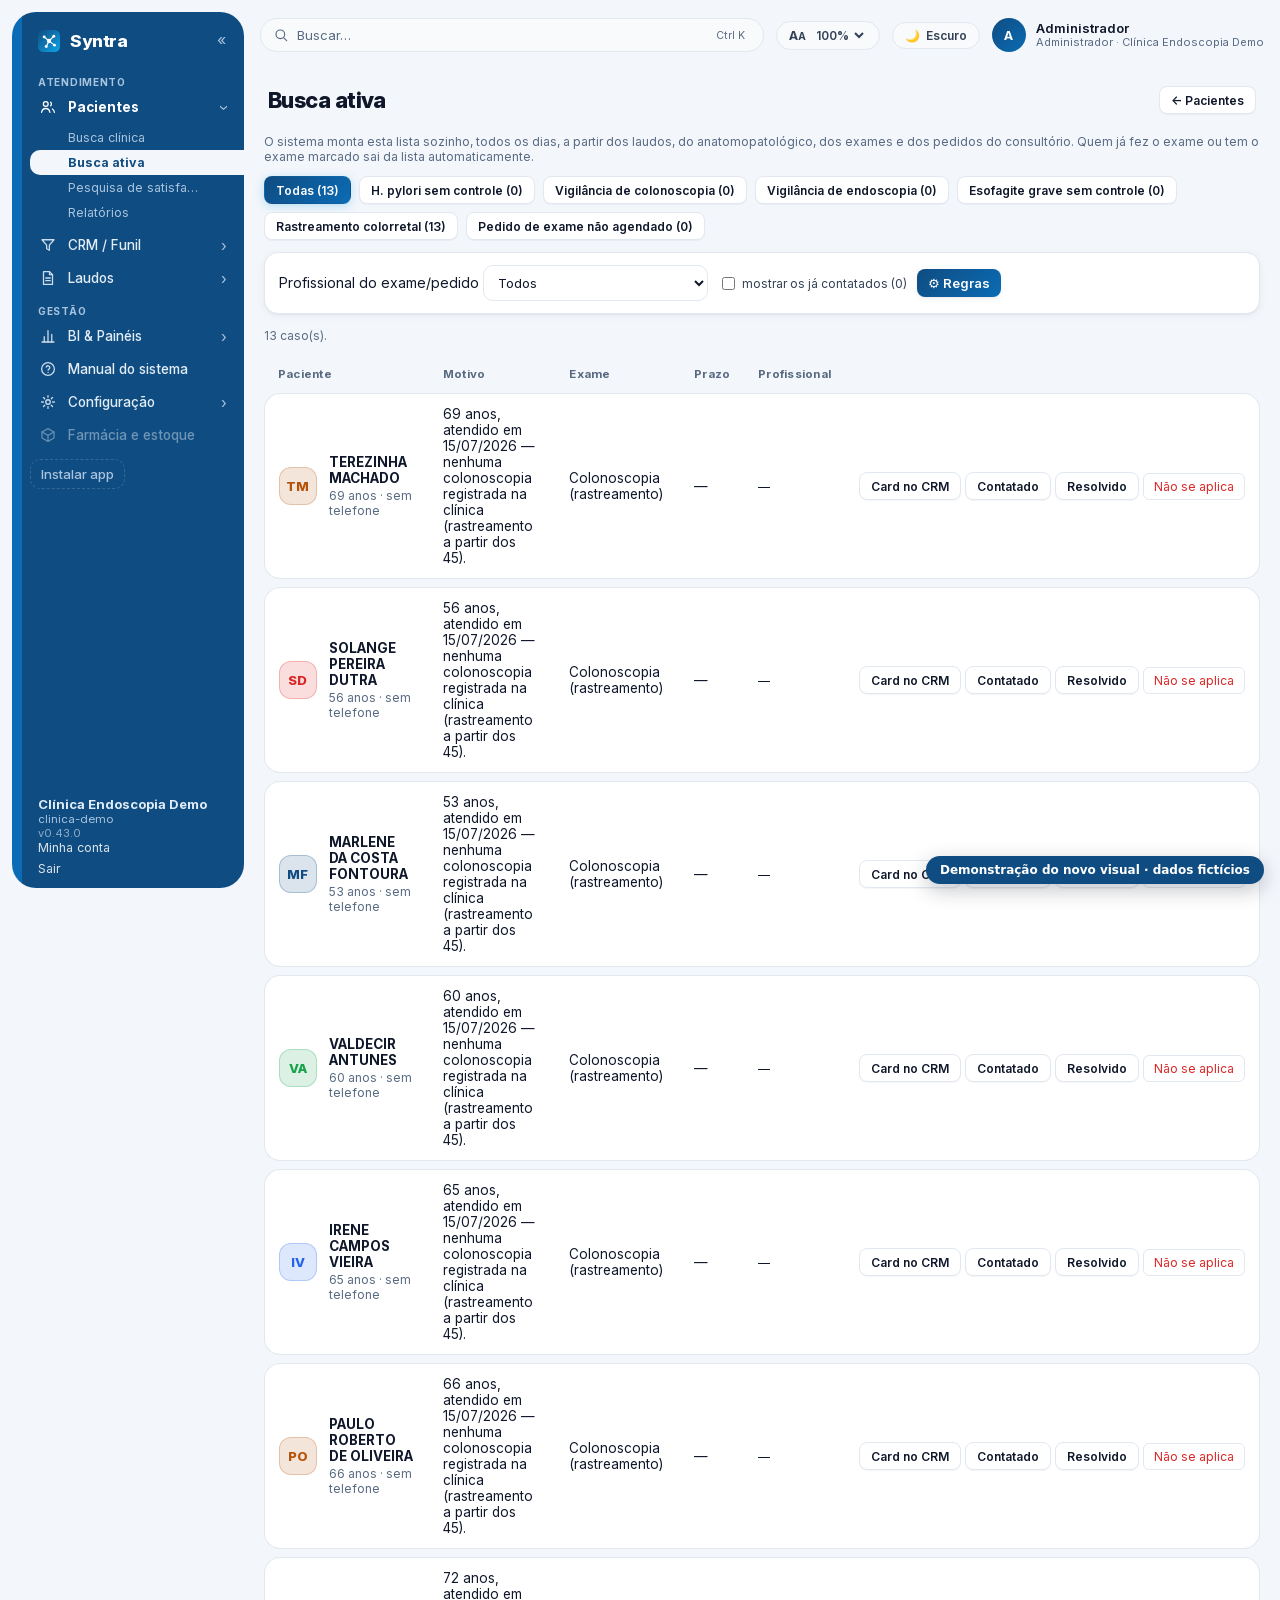
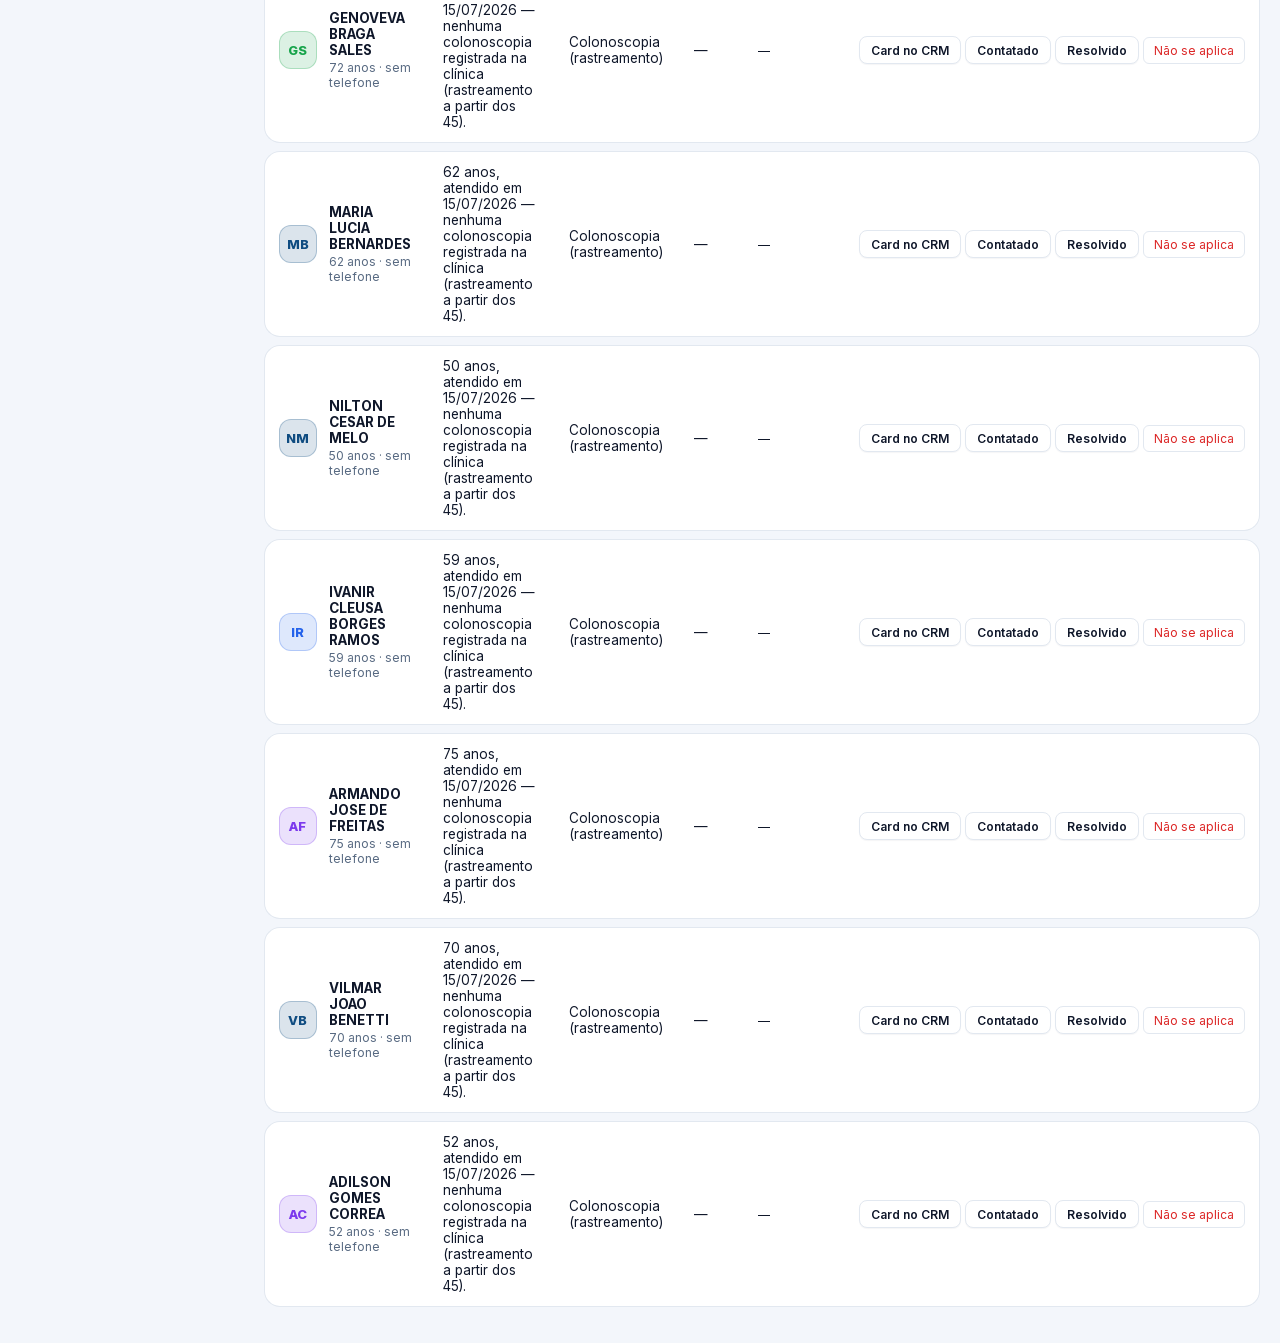
<file: busca-ativa.html>
<!DOCTYPE html>
<html lang="pt-BR" class="inter_e3d26d0b-module__b_Op2q__variable"><head>
<meta name="robots" content="noindex">
<link rel="stylesheet" href="estilo.css">
<link rel="stylesheet" href="demo.css">
<script src="demo.js"></script><meta charset="utf-8"><meta name="viewport" content="width=device-width, initial-scale=1"><meta name="theme-color" content="#0f4c81"><title>Syntra — gestão para clínicas e hospitais</title><meta name="description" content="Syntra: plataforma completa de gestão em saúde — agenda, prontuário, laudos, faturamento, financeiro e BI."><meta name="application-name" content="Syntra"><meta name="mobile-web-app-capable" content="yes"><meta name="apple-mobile-web-app-title" content="Syntra"><meta name="apple-mobile-web-app-status-bar-style" content="default"><link rel="icon" href="favicon.svg"><meta name="next-size-adjust" content=""></head><body><div hidden=""><!--$--><!--/$--></div><div class="shell"><a href="#conteudo" class="pular-conteudo">Pular para o conteúdo</a><aside class="sidebar" aria-label="Menu principal"><div class="sidebar-syntra"><a class="sidebar-marca" title="Ir para a tela inicial" href="index.html"><svg viewBox="0 0 32 32" width="22" height="22" aria-hidden="true"><defs><linearGradient id="sy-nav" x1="0" y1="0" x2="32" y2="32" gradientUnits="userSpaceOnUse"><stop offset="0" stop-color="#0f4c81"></stop><stop offset="1" stop-color="#0ea5e9"></stop></linearGradient></defs><rect width="32" height="32" rx="8" fill="url(#sy-nav)"></rect><g stroke="#fff" stroke-width="1.8" stroke-linecap="round" opacity="0.95"><line x1="9" y1="10" x2="16" y2="16"></line><line x1="16" y1="16" x2="23" y2="9"></line><line x1="16" y1="16" x2="12" y2="24"></line><line x1="16" y1="16" x2="24" y2="22"></line></g><g fill="#fff"><circle cx="16" cy="16" r="3.1"></circle><circle cx="9" cy="10" r="2.1"></circle><circle cx="23" cy="9" r="2.1"></circle><circle cx="12" cy="24" r="2.1"></circle><circle cx="24" cy="22" r="2.1"></circle></g></svg><span>Syntra</span></a><button type="button" class="menu-recolher-btn" title="Recolher o menu (Alt+Shift+M recolhe tudo)" aria-label="Recolher o menu" aria-keyshortcuts="Alt+Shift+M">«</button></div><div class="sidebar-scroll"><nav class="gm" aria-label="Módulos do sistema"><div><div class="gm-secao">Atendimento</div><div class="gm-grupo"><div class="gm-linha"><a class="gm-cab on" aria-current="page" href="pacientes.html"><span class="gm-icone"><svg viewBox="0 0 24 24" width="18" height="18" aria-hidden="true" fill="none" stroke="currentColor" stroke-width="1.7" stroke-linecap="round" stroke-linejoin="round"><circle cx="9" cy="8" r="3.2"></circle><path d="M3.5 19c.6-3.2 2.8-5 5.5-5s4.9 1.8 5.5 5"></path><path d="M15.5 5.6a3.2 3.2 0 0 1 0 4.8M17.8 14.6c1.4.8 2.4 2.3 2.7 4.4"></path></svg></span><span class="gm-rotulo">Pacientes</span></a><button type="button" class="gm-toggle" aria-expanded="true" aria-label="Mais telas de Pacientes"><span class="gm-seta aberta" aria-hidden="true">›</span></button></div><div class="gm-filhos abertos"><div><div class="gm-sub-linha"><a class="gm-sub" href="#" data-fora-da-demo="">Busca clínica</a><button type="button" class="gm-fixar" aria-pressed="false" aria-label="Fixar Busca clínica nos favoritos" title="Fixar nos favoritos"><svg viewBox="0 0 24 24" width="14" height="14" aria-hidden="true" focusable="false" style="flex-shrink:0;vertical-align:-0.15em" fill="none" stroke="currentColor" stroke-width="1.7" stroke-linecap="round" stroke-linejoin="round"><path d="m12 3.8 2.4 5 5.4.7-4 3.7 1 5.4-4.8-2.6-4.8 2.6 1-5.4-4-3.7 5.4-.7L12 3.8Z"></path></svg></button></div></div><div><div class="gm-sub-linha"><a class="gm-sub on" aria-current="page" href="busca-ativa.html">Busca ativa</a><button type="button" class="gm-fixar" aria-pressed="false" aria-label="Fixar Busca ativa nos favoritos" title="Fixar nos favoritos"><svg viewBox="0 0 24 24" width="14" height="14" aria-hidden="true" focusable="false" style="flex-shrink:0;vertical-align:-0.15em" fill="none" stroke="currentColor" stroke-width="1.7" stroke-linecap="round" stroke-linejoin="round"><path d="m12 3.8 2.4 5 5.4.7-4 3.7 1 5.4-4.8-2.6-4.8 2.6 1-5.4-4-3.7 5.4-.7L12 3.8Z"></path></svg></button></div></div><div><div class="gm-sub-linha"><a class="gm-sub" href="#" data-fora-da-demo="">Pesquisa de satisfação</a><button type="button" class="gm-fixar" aria-pressed="false" aria-label="Fixar Pesquisa de satisfação nos favoritos" title="Fixar nos favoritos"><svg viewBox="0 0 24 24" width="14" height="14" aria-hidden="true" focusable="false" style="flex-shrink:0;vertical-align:-0.15em" fill="none" stroke="currentColor" stroke-width="1.7" stroke-linecap="round" stroke-linejoin="round"><path d="m12 3.8 2.4 5 5.4.7-4 3.7 1 5.4-4.8-2.6-4.8 2.6 1-5.4-4-3.7 5.4-.7L12 3.8Z"></path></svg></button></div></div><div><div class="gm-sub-linha"><a class="gm-sub" href="#" data-fora-da-demo="">Relatórios</a><button type="button" class="gm-fixar" aria-pressed="false" aria-label="Fixar Relatórios nos favoritos" title="Fixar nos favoritos"><svg viewBox="0 0 24 24" width="14" height="14" aria-hidden="true" focusable="false" style="flex-shrink:0;vertical-align:-0.15em" fill="none" stroke="currentColor" stroke-width="1.7" stroke-linecap="round" stroke-linejoin="round"><path d="m12 3.8 2.4 5 5.4.7-4 3.7 1 5.4-4.8-2.6-4.8 2.6 1-5.4-4-3.7 5.4-.7L12 3.8Z"></path></svg></button></div></div></div></div></div><div><div class="gm-grupo"><div class="gm-linha"><a class="gm-cab" href="crm.html"><span class="gm-icone"><svg viewBox="0 0 24 24" width="18" height="18" aria-hidden="true" fill="none" stroke="currentColor" stroke-width="1.7" stroke-linecap="round" stroke-linejoin="round"><path d="M4 5h16l-6.2 7.2V19l-3.6-2v-4.8L4 5Z"></path></svg></span><span class="gm-rotulo">CRM / Funil</span></a><button type="button" class="gm-toggle" aria-expanded="false" aria-label="Mais telas de CRM / Funil"><span class="gm-seta" aria-hidden="true">›</span></button></div><div class="gm-filhos"><div><div class="gm-sub-linha"><a class="gm-sub" href="#" data-fora-da-demo="">Busca ativa</a><button type="button" class="gm-fixar" aria-pressed="false" aria-label="Fixar Busca ativa nos favoritos" title="Fixar nos favoritos"><svg viewBox="0 0 24 24" width="14" height="14" aria-hidden="true" focusable="false" style="flex-shrink:0;vertical-align:-0.15em" fill="none" stroke="currentColor" stroke-width="1.7" stroke-linecap="round" stroke-linejoin="round"><path d="m12 3.8 2.4 5 5.4.7-4 3.7 1 5.4-4.8-2.6-4.8 2.6 1-5.4-4-3.7 5.4-.7L12 3.8Z"></path></svg></button></div></div><div><div class="gm-sub-linha"><a class="gm-sub" href="#" data-fora-da-demo="">Relatórios</a><button type="button" class="gm-fixar" aria-pressed="false" aria-label="Fixar Relatórios nos favoritos" title="Fixar nos favoritos"><svg viewBox="0 0 24 24" width="14" height="14" aria-hidden="true" focusable="false" style="flex-shrink:0;vertical-align:-0.15em" fill="none" stroke="currentColor" stroke-width="1.7" stroke-linecap="round" stroke-linejoin="round"><path d="m12 3.8 2.4 5 5.4.7-4 3.7 1 5.4-4.8-2.6-4.8 2.6 1-5.4-4-3.7 5.4-.7L12 3.8Z"></path></svg></button></div></div></div></div></div><div><div class="gm-grupo"><div class="gm-linha"><a class="gm-cab" href="laudos.html"><span class="gm-icone"><svg viewBox="0 0 24 24" width="18" height="18" aria-hidden="true" fill="none" stroke="currentColor" stroke-width="1.7" stroke-linecap="round" stroke-linejoin="round"><path d="M6 3.5h8l4 4v13H6V3.5Z"></path><path d="M14 3.5v4h4M9 12h6M9 15.5h6"></path></svg></span><span class="gm-rotulo">Laudos</span></a><button type="button" class="gm-toggle" aria-expanded="false" aria-label="Mais telas de Laudos"><span class="gm-seta" aria-hidden="true">›</span></button></div><div class="gm-filhos"><div><div class="gm-sub-linha"><a class="gm-sub" href="#" data-fora-da-demo="">Laudo falado (sala)</a><button type="button" class="gm-fixar" aria-pressed="false" aria-label="Fixar Laudo falado (sala) nos favoritos" title="Fixar nos favoritos"><svg viewBox="0 0 24 24" width="14" height="14" aria-hidden="true" focusable="false" style="flex-shrink:0;vertical-align:-0.15em" fill="none" stroke="currentColor" stroke-width="1.7" stroke-linecap="round" stroke-linejoin="round"><path d="m12 3.8 2.4 5 5.4.7-4 3.7 1 5.4-4.8-2.6-4.8 2.6 1-5.4-4-3.7 5.4-.7L12 3.8Z"></path></svg></button></div></div><div><div class="gm-sub-linha"><a class="gm-sub" href="#" data-fora-da-demo="">Painel do médico</a><button type="button" class="gm-fixar" aria-pressed="false" aria-label="Fixar Painel do médico nos favoritos" title="Fixar nos favoritos"><svg viewBox="0 0 24 24" width="14" height="14" aria-hidden="true" focusable="false" style="flex-shrink:0;vertical-align:-0.15em" fill="none" stroke="currentColor" stroke-width="1.7" stroke-linecap="round" stroke-linejoin="round"><path d="m12 3.8 2.4 5 5.4.7-4 3.7 1 5.4-4.8-2.6-4.8 2.6 1-5.4-4-3.7 5.4-.7L12 3.8Z"></path></svg></button></div></div><div><div class="gm-sub-linha"><a class="gm-sub" href="pendencias.html">Pendências</a><button type="button" class="gm-fixar" aria-pressed="false" aria-label="Fixar Pendências nos favoritos" title="Fixar nos favoritos"><svg viewBox="0 0 24 24" width="14" height="14" aria-hidden="true" focusable="false" style="flex-shrink:0;vertical-align:-0.15em" fill="none" stroke="currentColor" stroke-width="1.7" stroke-linecap="round" stroke-linejoin="round"><path d="m12 3.8 2.4 5 5.4.7-4 3.7 1 5.4-4.8-2.6-4.8 2.6 1-5.4-4-3.7 5.4-.7L12 3.8Z"></path></svg></button></div></div><div><div class="gm-sub-linha"><a class="gm-sub" href="#" data-fora-da-demo="">Fotos sem exame</a><button type="button" class="gm-fixar" aria-pressed="false" aria-label="Fixar Fotos sem exame nos favoritos" title="Fixar nos favoritos"><svg viewBox="0 0 24 24" width="14" height="14" aria-hidden="true" focusable="false" style="flex-shrink:0;vertical-align:-0.15em" fill="none" stroke="currentColor" stroke-width="1.7" stroke-linecap="round" stroke-linejoin="round"><path d="m12 3.8 2.4 5 5.4.7-4 3.7 1 5.4-4.8-2.6-4.8 2.6 1-5.4-4-3.7 5.4-.7L12 3.8Z"></path></svg></button></div></div><div><div class="gm-sub-linha"><a class="gm-sub" href="#" data-fora-da-demo="">Laudos Padrões</a><button type="button" class="gm-fixar" aria-pressed="false" aria-label="Fixar Laudos Padrões nos favoritos" title="Fixar nos favoritos"><svg viewBox="0 0 24 24" width="14" height="14" aria-hidden="true" focusable="false" style="flex-shrink:0;vertical-align:-0.15em" fill="none" stroke="currentColor" stroke-width="1.7" stroke-linecap="round" stroke-linejoin="round"><path d="m12 3.8 2.4 5 5.4.7-4 3.7 1 5.4-4.8-2.6-4.8 2.6 1-5.4-4-3.7 5.4-.7L12 3.8Z"></path></svg></button></div></div><div><div class="gm-sub-linha"><a class="gm-sub" href="#" data-fora-da-demo="">Importação XML</a><button type="button" class="gm-fixar" aria-pressed="false" aria-label="Fixar Importação XML nos favoritos" title="Fixar nos favoritos"><svg viewBox="0 0 24 24" width="14" height="14" aria-hidden="true" focusable="false" style="flex-shrink:0;vertical-align:-0.15em" fill="none" stroke="currentColor" stroke-width="1.7" stroke-linecap="round" stroke-linejoin="round"><path d="m12 3.8 2.4 5 5.4.7-4 3.7 1 5.4-4.8-2.6-4.8 2.6 1-5.4-4-3.7 5.4-.7L12 3.8Z"></path></svg></button></div></div><div><div class="gm-sub-linha"><a class="gm-sub" href="#" data-fora-da-demo="">Relatórios</a><button type="button" class="gm-fixar" aria-pressed="false" aria-label="Fixar Relatórios nos favoritos" title="Fixar nos favoritos"><svg viewBox="0 0 24 24" width="14" height="14" aria-hidden="true" focusable="false" style="flex-shrink:0;vertical-align:-0.15em" fill="none" stroke="currentColor" stroke-width="1.7" stroke-linecap="round" stroke-linejoin="round"><path d="m12 3.8 2.4 5 5.4.7-4 3.7 1 5.4-4.8-2.6-4.8 2.6 1-5.4-4-3.7 5.4-.7L12 3.8Z"></path></svg></button></div></div></div></div></div><div><div class="gm-secao">Gestão</div><div class="gm-grupo"><div class="gm-linha"><a class="gm-cab" href="bi.html"><span class="gm-icone"><svg viewBox="0 0 24 24" width="18" height="18" aria-hidden="true" fill="none" stroke="currentColor" stroke-width="1.7" stroke-linecap="round" stroke-linejoin="round"><path d="M4 20h16"></path><path d="M7 20v-7M12 20V5M17 20v-10"></path></svg></span><span class="gm-rotulo">BI &amp; Painéis</span></a><button type="button" class="gm-toggle" aria-expanded="false" aria-label="Mais telas de BI &amp; Painéis"><span class="gm-seta" aria-hidden="true">›</span></button></div><div class="gm-filhos"><div><div class="gm-sub-linha"><a class="gm-sub" href="#" data-fora-da-demo="">Pacientes: origem e frequência</a><button type="button" class="gm-fixar" aria-pressed="false" aria-label="Fixar Pacientes: origem e frequência nos favoritos" title="Fixar nos favoritos"><svg viewBox="0 0 24 24" width="14" height="14" aria-hidden="true" focusable="false" style="flex-shrink:0;vertical-align:-0.15em" fill="none" stroke="currentColor" stroke-width="1.7" stroke-linecap="round" stroke-linejoin="round"><path d="m12 3.8 2.4 5 5.4.7-4 3.7 1 5.4-4.8-2.6-4.8 2.6 1-5.4-4-3.7 5.4-.7L12 3.8Z"></path></svg></button></div></div><div><div class="gm-sub-linha"><a class="gm-sub" href="#" data-fora-da-demo="">Comercial</a><button type="button" class="gm-fixar" aria-pressed="false" aria-label="Fixar Comercial nos favoritos" title="Fixar nos favoritos"><svg viewBox="0 0 24 24" width="14" height="14" aria-hidden="true" focusable="false" style="flex-shrink:0;vertical-align:-0.15em" fill="none" stroke="currentColor" stroke-width="1.7" stroke-linecap="round" stroke-linejoin="round"><path d="m12 3.8 2.4 5 5.4.7-4 3.7 1 5.4-4.8-2.6-4.8 2.6 1-5.4-4-3.7 5.4-.7L12 3.8Z"></path></svg></button></div></div><div><div class="gm-sub-linha"><a class="gm-sub" href="#" data-fora-da-demo="">Painel de gestão (TV)</a><button type="button" class="gm-fixar" aria-pressed="false" aria-label="Fixar Painel de gestão (TV) nos favoritos" title="Fixar nos favoritos"><svg viewBox="0 0 24 24" width="14" height="14" aria-hidden="true" focusable="false" style="flex-shrink:0;vertical-align:-0.15em" fill="none" stroke="currentColor" stroke-width="1.7" stroke-linecap="round" stroke-linejoin="round"><path d="m12 3.8 2.4 5 5.4.7-4 3.7 1 5.4-4.8-2.6-4.8 2.6 1-5.4-4-3.7 5.4-.7L12 3.8Z"></path></svg></button></div></div><div><div class="gm-sub-linha"><a class="gm-sub" href="bi-explorar.html">Explorar dados</a><button type="button" class="gm-fixar" aria-pressed="false" aria-label="Fixar Explorar dados nos favoritos" title="Fixar nos favoritos"><svg viewBox="0 0 24 24" width="14" height="14" aria-hidden="true" focusable="false" style="flex-shrink:0;vertical-align:-0.15em" fill="none" stroke="currentColor" stroke-width="1.7" stroke-linecap="round" stroke-linejoin="round"><path d="m12 3.8 2.4 5 5.4.7-4 3.7 1 5.4-4.8-2.6-4.8 2.6 1-5.4-4-3.7 5.4-.7L12 3.8Z"></path></svg></button></div></div></div></div></div><div><a class="gm-item" href="manual.html"><span class="gm-icone"><svg viewBox="0 0 24 24" width="18" height="18" aria-hidden="true" fill="none" stroke="currentColor" stroke-width="1.7" stroke-linecap="round" stroke-linejoin="round"><circle cx="12" cy="12" r="8.5"></circle><path d="M9.6 9.5a2.5 2.5 0 0 1 4.9.7c0 1.6-2.3 2-2.3 3.4"></path><path d="M12.1 16.6h.01"></path></svg></span><span class="gm-rotulo">Manual do sistema</span></a></div><div><div class="gm-grupo"><div class="gm-linha"><a class="gm-cab" href="#" data-fora-da-demo=""><span class="gm-icone"><svg viewBox="0 0 24 24" width="18" height="18" aria-hidden="true" fill="none" stroke="currentColor" stroke-width="1.7" stroke-linecap="round" stroke-linejoin="round"><circle cx="12" cy="12" r="3"></circle><path d="M12 3.5v2.3M12 18.2v2.3M3.5 12h2.3M18.2 12h2.3M6 6l1.6 1.6M16.4 16.4 18 18M18 6l-1.6 1.6M7.6 16.4 6 18"></path></svg></span><span class="gm-rotulo">Configuração</span></a><button type="button" class="gm-toggle" aria-expanded="false" aria-label="Mais telas de Configuração"><span class="gm-seta" aria-hidden="true">›</span></button></div><div class="gm-filhos"><div><div class="gm-sub-linha"><a class="gm-sub" href="#" data-fora-da-demo="">Cadastros</a><button type="button" class="gm-fixar" aria-pressed="false" aria-label="Fixar Cadastros nos favoritos" title="Fixar nos favoritos"><svg viewBox="0 0 24 24" width="14" height="14" aria-hidden="true" focusable="false" style="flex-shrink:0;vertical-align:-0.15em" fill="none" stroke="currentColor" stroke-width="1.7" stroke-linecap="round" stroke-linejoin="round"><path d="m12 3.8 2.4 5 5.4.7-4 3.7 1 5.4-4.8-2.6-4.8 2.6 1-5.4-4-3.7 5.4-.7L12 3.8Z"></path></svg></button></div></div><div><div class="gm-sub-linha"><a class="gm-sub" href="#" data-fora-da-demo="">Empresa &amp; tributos</a><button type="button" class="gm-fixar" aria-pressed="false" aria-label="Fixar Empresa &amp; tributos nos favoritos" title="Fixar nos favoritos"><svg viewBox="0 0 24 24" width="14" height="14" aria-hidden="true" focusable="false" style="flex-shrink:0;vertical-align:-0.15em" fill="none" stroke="currentColor" stroke-width="1.7" stroke-linecap="round" stroke-linejoin="round"><path d="m12 3.8 2.4 5 5.4.7-4 3.7 1 5.4-4.8-2.6-4.8 2.6 1-5.4-4-3.7 5.4-.7L12 3.8Z"></path></svg></button></div></div><div><div class="gm-sub-linha"><a class="gm-sub" href="profissionais.html">Profissionais</a><button type="button" class="gm-fixar" aria-pressed="false" aria-label="Fixar Profissionais nos favoritos" title="Fixar nos favoritos"><svg viewBox="0 0 24 24" width="14" height="14" aria-hidden="true" focusable="false" style="flex-shrink:0;vertical-align:-0.15em" fill="none" stroke="currentColor" stroke-width="1.7" stroke-linecap="round" stroke-linejoin="round"><path d="m12 3.8 2.4 5 5.4.7-4 3.7 1 5.4-4.8-2.6-4.8 2.6 1-5.4-4-3.7 5.4-.7L12 3.8Z"></path></svg></button></div></div><div><div class="gm-sub-linha"><a class="gm-sub" href="#" data-fora-da-demo="">Unidades (filiais)</a><button type="button" class="gm-fixar" aria-pressed="false" aria-label="Fixar Unidades (filiais) nos favoritos" title="Fixar nos favoritos"><svg viewBox="0 0 24 24" width="14" height="14" aria-hidden="true" focusable="false" style="flex-shrink:0;vertical-align:-0.15em" fill="none" stroke="currentColor" stroke-width="1.7" stroke-linecap="round" stroke-linejoin="round"><path d="m12 3.8 2.4 5 5.4.7-4 3.7 1 5.4-4.8-2.6-4.8 2.6 1-5.4-4-3.7 5.4-.7L12 3.8Z"></path></svg></button></div></div><div><div class="gm-sub-linha"><a class="gm-sub" href="#" data-fora-da-demo="">Fornecedores</a><button type="button" class="gm-fixar" aria-pressed="false" aria-label="Fixar Fornecedores nos favoritos" title="Fixar nos favoritos"><svg viewBox="0 0 24 24" width="14" height="14" aria-hidden="true" focusable="false" style="flex-shrink:0;vertical-align:-0.15em" fill="none" stroke="currentColor" stroke-width="1.7" stroke-linecap="round" stroke-linejoin="round"><path d="m12 3.8 2.4 5 5.4.7-4 3.7 1 5.4-4.8-2.6-4.8 2.6 1-5.4-4-3.7 5.4-.7L12 3.8Z"></path></svg></button></div></div><div><div class="gm-sub-linha"><a class="gm-sub" href="procedimentos.html">Procedimentos / exames</a><button type="button" class="gm-fixar" aria-pressed="false" aria-label="Fixar Procedimentos / exames nos favoritos" title="Fixar nos favoritos"><svg viewBox="0 0 24 24" width="14" height="14" aria-hidden="true" focusable="false" style="flex-shrink:0;vertical-align:-0.15em" fill="none" stroke="currentColor" stroke-width="1.7" stroke-linecap="round" stroke-linejoin="round"><path d="m12 3.8 2.4 5 5.4.7-4 3.7 1 5.4-4.8-2.6-4.8 2.6 1-5.4-4-3.7 5.4-.7L12 3.8Z"></path></svg></button></div></div><div><div class="gm-sub-linha"><a class="gm-sub" href="#" data-fora-da-demo="">Integrações &amp; caminhos</a><button type="button" class="gm-fixar" aria-pressed="false" aria-label="Fixar Integrações &amp; caminhos nos favoritos" title="Fixar nos favoritos"><svg viewBox="0 0 24 24" width="14" height="14" aria-hidden="true" focusable="false" style="flex-shrink:0;vertical-align:-0.15em" fill="none" stroke="currentColor" stroke-width="1.7" stroke-linecap="round" stroke-linejoin="round"><path d="m12 3.8 2.4 5 5.4.7-4 3.7 1 5.4-4.8-2.6-4.8 2.6 1-5.4-4-3.7 5.4-.7L12 3.8Z"></path></svg></button></div></div><div><div class="gm-sub-linha"><a class="gm-sub" href="#" data-fora-da-demo="">Integrações e API</a><button type="button" class="gm-fixar" aria-pressed="false" aria-label="Fixar Integrações e API nos favoritos" title="Fixar nos favoritos"><svg viewBox="0 0 24 24" width="14" height="14" aria-hidden="true" focusable="false" style="flex-shrink:0;vertical-align:-0.15em" fill="none" stroke="currentColor" stroke-width="1.7" stroke-linecap="round" stroke-linejoin="round"><path d="m12 3.8 2.4 5 5.4.7-4 3.7 1 5.4-4.8-2.6-4.8 2.6 1-5.4-4-3.7 5.4-.7L12 3.8Z"></path></svg></button></div></div><div><div class="gm-sub-linha"><a class="gm-sub" href="#" data-fora-da-demo="">PACS / DICOM</a><button type="button" class="gm-fixar" aria-pressed="false" aria-label="Fixar PACS / DICOM nos favoritos" title="Fixar nos favoritos"><svg viewBox="0 0 24 24" width="14" height="14" aria-hidden="true" focusable="false" style="flex-shrink:0;vertical-align:-0.15em" fill="none" stroke="currentColor" stroke-width="1.7" stroke-linecap="round" stroke-linejoin="round"><path d="m12 3.8 2.4 5 5.4.7-4 3.7 1 5.4-4.8-2.6-4.8 2.6 1-5.4-4-3.7 5.4-.7L12 3.8Z"></path></svg></button></div></div><div><div class="gm-sub-linha"><a class="gm-sub" href="#" data-fora-da-demo="">Unidades remotas</a><button type="button" class="gm-fixar" aria-pressed="false" aria-label="Fixar Unidades remotas nos favoritos" title="Fixar nos favoritos"><svg viewBox="0 0 24 24" width="14" height="14" aria-hidden="true" focusable="false" style="flex-shrink:0;vertical-align:-0.15em" fill="none" stroke="currentColor" stroke-width="1.7" stroke-linecap="round" stroke-linejoin="round"><path d="m12 3.8 2.4 5 5.4.7-4 3.7 1 5.4-4.8-2.6-4.8 2.6 1-5.4-4-3.7 5.4-.7L12 3.8Z"></path></svg></button></div></div><div><div class="gm-sub-linha"><a class="gm-sub" href="#" data-fora-da-demo="">Links &amp; dispositivos</a><button type="button" class="gm-fixar" aria-pressed="false" aria-label="Fixar Links &amp; dispositivos nos favoritos" title="Fixar nos favoritos"><svg viewBox="0 0 24 24" width="14" height="14" aria-hidden="true" focusable="false" style="flex-shrink:0;vertical-align:-0.15em" fill="none" stroke="currentColor" stroke-width="1.7" stroke-linecap="round" stroke-linejoin="round"><path d="m12 3.8 2.4 5 5.4.7-4 3.7 1 5.4-4.8-2.6-4.8 2.6 1-5.4-4-3.7 5.4-.7L12 3.8Z"></path></svg></button></div></div><div><div class="gm-sub-linha"><a class="gm-sub" href="#" data-fora-da-demo="">Segurança e privacidade</a><button type="button" class="gm-fixar" aria-pressed="false" aria-label="Fixar Segurança e privacidade nos favoritos" title="Fixar nos favoritos"><svg viewBox="0 0 24 24" width="14" height="14" aria-hidden="true" focusable="false" style="flex-shrink:0;vertical-align:-0.15em" fill="none" stroke="currentColor" stroke-width="1.7" stroke-linecap="round" stroke-linejoin="round"><path d="m12 3.8 2.4 5 5.4.7-4 3.7 1 5.4-4.8-2.6-4.8 2.6 1-5.4-4-3.7 5.4-.7L12 3.8Z"></path></svg></button></div></div><div><div class="gm-sub-linha"><a class="gm-sub" href="#" data-fora-da-demo="">Auditoria</a><button type="button" class="gm-fixar" aria-pressed="false" aria-label="Fixar Auditoria nos favoritos" title="Fixar nos favoritos"><svg viewBox="0 0 24 24" width="14" height="14" aria-hidden="true" focusable="false" style="flex-shrink:0;vertical-align:-0.15em" fill="none" stroke="currentColor" stroke-width="1.7" stroke-linecap="round" stroke-linejoin="round"><path d="m12 3.8 2.4 5 5.4.7-4 3.7 1 5.4-4.8-2.6-4.8 2.6 1-5.4-4-3.7 5.4-.7L12 3.8Z"></path></svg></button></div></div><div><div class="gm-sub-linha"><a class="gm-sub" href="#" data-fora-da-demo="">Saúde do sistema</a><button type="button" class="gm-fixar" aria-pressed="false" aria-label="Fixar Saúde do sistema nos favoritos" title="Fixar nos favoritos"><svg viewBox="0 0 24 24" width="14" height="14" aria-hidden="true" focusable="false" style="flex-shrink:0;vertical-align:-0.15em" fill="none" stroke="currentColor" stroke-width="1.7" stroke-linecap="round" stroke-linejoin="round"><path d="m12 3.8 2.4 5 5.4.7-4 3.7 1 5.4-4.8-2.6-4.8 2.6 1-5.4-4-3.7 5.4-.7L12 3.8Z"></path></svg></button></div></div></div></div></div><div><span class="gm-item off" title="Módulo não contratado" aria-disabled="true"><span class="gm-icone"><svg viewBox="0 0 24 24" width="18" height="18" aria-hidden="true" fill="none" stroke="currentColor" stroke-width="1.7" stroke-linecap="round" stroke-linejoin="round"><path d="M12 3.5 20 8v8l-8 4.5L4 16V8l8-4.5Z"></path><path d="M4 8l8 4.5L20 8M12 12.5V20"></path></svg></span><span class="gm-rotulo">Farmácia e estoque</span></span></div></nav><button type="button" class="nav-instalar">Instalar app</button></div><div class="sidebar-foot"><strong>Clínica Endoscopia Demo</strong><span>clinica-demo</span><small title="Versão em execução (informe ao suporte)" style="display:block;opacity:0.6;font-size:11px">v0.43.0</small><a class="gm-sair" style="text-align:center;text-decoration:none" href="#" data-fora-da-demo="">Minha conta</a><form action="" enctype="multipart/form-data" method="POST" onsubmit="return false"><input type="hidden" name="$ACTION_ID_005bcd10de8870052bda116b38fc1c81444760dc3f"><button type="submit" class="gm-sair">Sair</button></form></div></aside><div class="main"><header class="cab-app"><button type="button" class="menu-mobile-btn" aria-label="Abrir menu" aria-expanded="false">☰</button><button type="button" class="menu-expandir-btn" title="Mostrar o menu" aria-label="Mostrar o menu">☰</button><button type="button" class="paleta-gatilho" title="Busca global (Ctrl+K)" aria-label="Buscar paciente, tela ou ação (Ctrl K)" aria-haspopup="dialog"><svg viewBox="0 0 24 24" width="16" height="16" aria-hidden="true" focusable="false" style="flex-shrink:0;vertical-align:-0.15em" fill="none" stroke="currentColor" stroke-width="1.7" stroke-linecap="round" stroke-linejoin="round"><circle cx="11" cy="11" r="6.5"></circle><path d="m16.2 16.2 4.3 4.3"></path></svg> Buscar… <kbd aria-hidden="true">Ctrl K</kbd></button><div class="cab-dir"><label class="tema-toggle" title="Tamanho da tela — aumenta letras e botões (vale para você, em qualquer computador)" style="display:inline-flex;align-items:center;gap:4px"><span aria-hidden="true" style="font-weight:700">A<small>A</small></span><select aria-label="Tamanho da tela" class="zoom-sel" data-campo="zoom-tela" style="border:0;background:transparent;color:inherit;font:inherit"><option value="100" selected="">100<!-- -->%</option><option value="110">110<!-- -->%</option><option value="125">125<!-- -->%</option><option value="150">150<!-- -->%</option></select></label><button type="button" class="tema-toggle" title="Mudar para o tema claro"><span aria-hidden="true">☀️</span> <!-- -->Claro</button><div class="cab-user"><span class="cab-avatar" aria-hidden="true">A</span><span class="cab-nome">Administrador<small>Administrador<!-- --> · <!-- -->Clínica Endoscopia Demo</small></span></div></div></header><main id="conteudo" class="conteudo-principal" tabindex="-1"><!--$--><div class="fat"><div class="topbar"><h1>Busca ativa</h1><a class="btn btn-sm" href="pacientes.html">← Pacientes</a></div><div data-busca-ativa="true"><p class="cfg-ajuda" style="margin-top:0">O sistema monta esta lista sozinho, todos os dias, a partir dos laudos, do anatomopatológico, dos exames e dos pedidos do consultório. Quem já fez o exame ou tem o exame marcado sai da lista automaticamente. </p><div style="display:flex;gap:8px;flex-wrap:wrap;margin:8px 0 12px" data-regras-contagem="true"><button class="btn btn-sm btn-primary">Todas (<!-- -->13<!-- -->)</button><button class="btn btn-sm" title="Laudo com H. pylori positivo e nenhuma endoscopia depois — controle da erradicação." data-regra="hp-controle">H. pylori sem controle<!-- --> (<!-- -->0<!-- -->)</button><button class="btn btn-sm" title="Pólipo ou adenoma (ou retorno marcado na conduta do anatomopatológico) e nenhuma colonoscopia depois, com o prazo vencido ou a vencer." data-regra="vigilancia-colono">Vigilância de colonoscopia<!-- --> (<!-- -->0<!-- -->)</button><button class="btn btn-sm" title="Barrett, úlcera, varizes (ou retorno da conduta do anatomopatológico) e nenhuma endoscopia depois, com o prazo vencido ou a vencer." data-regra="vigilancia-eda">Vigilância de endoscopia<!-- --> (<!-- -->0<!-- -->)</button><button class="btn btn-sm" title="Esofagite Los Angeles C ou D no último ano e nenhuma endoscopia depois — controle após o tratamento (afastar Barrett)." data-regra="esofagite-grave">Esofagite grave sem controle<!-- --> (<!-- -->0<!-- -->)</button><button class="btn btn-sm" title="Paciente na faixa de idade do rastreamento, atendido recentemente, sem nenhuma colonoscopia registrada na clínica." data-regra="rastreamento-ccr">Rastreamento colorretal<!-- --> (<!-- -->13<!-- -->)</button><button class="btn btn-sm" title="Exame da clínica pedido no consultório (pedido estruturado) e ainda não marcado depois de alguns dias." data-regra="pedido-nao-agendado">Pedido de exame não agendado<!-- --> (<!-- -->0<!-- -->)</button></div><div class="fat-filtros" style="align-items:center"><label>Profissional do exame/pedido<!-- --> <select data-campo="medico-busca-ativa"><option value="todos" selected="">Todos</option><option value="cmw4c8udo000snn0vnhtz4h7z">ANDRE MOREIRA CONCEIÇÃO</option><option value="cmw4c8udu000unn0v3pucpngi">DR.EDUARDO MONTEIRO</option><option value="cmw4c8udx000wnn0vo7284065">EDUARDOFARIAS</option></select></label><label class="cfg-check"><input type="checkbox"> mostrar os já contatados (<!-- -->0<!-- -->)</label><button class="btn btn-sm" data-acao="config-busca-ativa">⚙ Regras</button></div><p class="cfg-ajuda">13 caso(s).</p><div style="overflow-x:auto"><table class="pac-tabela" data-casos="true"><thead><tr><th>Paciente</th><th>Motivo</th><th>Exame</th><th>Prazo</th><th>Profissional</th><th></th></tr></thead><tbody><tr data-caso="rastreamento-ccr"><td data-label="Paciente"><a class="pac-pessoa" href="#" data-fora-da-demo=""><span class="pac-av pac-av-3" aria-hidden="true">TM</span><span class="pac-pessoa-txt"><span class="pac-nome">TEREZINHA MACHADO</span><small>69 anos<!-- --> · sem telefone</small></span></a></td><td style="max-width:420px" data-label="Motivo">69 anos, atendido em 15/07/2026 — nenhuma colonoscopia registrada na clínica (rastreamento a partir dos 45).</td><td data-label="Exame">Colonoscopia (rastreamento)</td><td style="white-space:nowrap" data-label="Prazo">—</td><td style="font-size:12px" data-label="Profissional">—</td><td style="white-space:nowrap;text-align:right"><button class="btn btn-sm" data-acao="card-crm">Card no CRM</button> <!-- --> <button class="btn btn-sm" data-acao="contatado" title="Sai da lista por 30 dias">Contatado</button> <button class="btn btn-sm" data-acao="resolvido">Resolvido</button> <button class="cfg-remover">Não se aplica</button></td></tr><tr data-caso="rastreamento-ccr"><td data-label="Paciente"><a class="pac-pessoa" href="#" data-fora-da-demo=""><span class="pac-av pac-av-5" aria-hidden="true">SD</span><span class="pac-pessoa-txt"><span class="pac-nome">SOLANGE PEREIRA DUTRA</span><small>56 anos<!-- --> · sem telefone</small></span></a></td><td style="max-width:420px" data-label="Motivo">56 anos, atendido em 15/07/2026 — nenhuma colonoscopia registrada na clínica (rastreamento a partir dos 45).</td><td data-label="Exame">Colonoscopia (rastreamento)</td><td style="white-space:nowrap" data-label="Prazo">—</td><td style="font-size:12px" data-label="Profissional">—</td><td style="white-space:nowrap;text-align:right"><button class="btn btn-sm" data-acao="card-crm">Card no CRM</button> <!-- --> <button class="btn btn-sm" data-acao="contatado" title="Sai da lista por 30 dias">Contatado</button> <button class="btn btn-sm" data-acao="resolvido">Resolvido</button> <button class="cfg-remover">Não se aplica</button></td></tr><tr data-caso="rastreamento-ccr"><td data-label="Paciente"><a class="pac-pessoa" href="#" data-fora-da-demo=""><span class="pac-av pac-av-0" aria-hidden="true">MF</span><span class="pac-pessoa-txt"><span class="pac-nome">MARLENE DA COSTA FONTOURA</span><small>53 anos<!-- --> · sem telefone</small></span></a></td><td style="max-width:420px" data-label="Motivo">53 anos, atendido em 15/07/2026 — nenhuma colonoscopia registrada na clínica (rastreamento a partir dos 45).</td><td data-label="Exame">Colonoscopia (rastreamento)</td><td style="white-space:nowrap" data-label="Prazo">—</td><td style="font-size:12px" data-label="Profissional">—</td><td style="white-space:nowrap;text-align:right"><button class="btn btn-sm" data-acao="card-crm">Card no CRM</button> <!-- --> <button class="btn btn-sm" data-acao="contatado" title="Sai da lista por 30 dias">Contatado</button> <button class="btn btn-sm" data-acao="resolvido">Resolvido</button> <button class="cfg-remover">Não se aplica</button></td></tr><tr data-caso="rastreamento-ccr"><td data-label="Paciente"><a class="pac-pessoa" href="#" data-fora-da-demo=""><span class="pac-av pac-av-2" aria-hidden="true">VA</span><span class="pac-pessoa-txt"><span class="pac-nome">VALDECIR ANTUNES</span><small>60 anos<!-- --> · sem telefone</small></span></a></td><td style="max-width:420px" data-label="Motivo">60 anos, atendido em 15/07/2026 — nenhuma colonoscopia registrada na clínica (rastreamento a partir dos 45).</td><td data-label="Exame">Colonoscopia (rastreamento)</td><td style="white-space:nowrap" data-label="Prazo">—</td><td style="font-size:12px" data-label="Profissional">—</td><td style="white-space:nowrap;text-align:right"><button class="btn btn-sm" data-acao="card-crm">Card no CRM</button> <!-- --> <button class="btn btn-sm" data-acao="contatado" title="Sai da lista por 30 dias">Contatado</button> <button class="btn btn-sm" data-acao="resolvido">Resolvido</button> <button class="cfg-remover">Não se aplica</button></td></tr><tr data-caso="rastreamento-ccr"><td data-label="Paciente"><a class="pac-pessoa" href="#" data-fora-da-demo=""><span class="pac-av pac-av-4" aria-hidden="true">IV</span><span class="pac-pessoa-txt"><span class="pac-nome">IRENE CAMPOS VIEIRA</span><small>65 anos<!-- --> · sem telefone</small></span></a></td><td style="max-width:420px" data-label="Motivo">65 anos, atendido em 15/07/2026 — nenhuma colonoscopia registrada na clínica (rastreamento a partir dos 45).</td><td data-label="Exame">Colonoscopia (rastreamento)</td><td style="white-space:nowrap" data-label="Prazo">—</td><td style="font-size:12px" data-label="Profissional">—</td><td style="white-space:nowrap;text-align:right"><button class="btn btn-sm" data-acao="card-crm">Card no CRM</button> <!-- --> <button class="btn btn-sm" data-acao="contatado" title="Sai da lista por 30 dias">Contatado</button> <button class="btn btn-sm" data-acao="resolvido">Resolvido</button> <button class="cfg-remover">Não se aplica</button></td></tr><tr data-caso="rastreamento-ccr"><td data-label="Paciente"><a class="pac-pessoa" href="#" data-fora-da-demo=""><span class="pac-av pac-av-3" aria-hidden="true">PO</span><span class="pac-pessoa-txt"><span class="pac-nome">PAULO ROBERTO DE OLIVEIRA</span><small>66 anos<!-- --> · sem telefone</small></span></a></td><td style="max-width:420px" data-label="Motivo">66 anos, atendido em 15/07/2026 — nenhuma colonoscopia registrada na clínica (rastreamento a partir dos 45).</td><td data-label="Exame">Colonoscopia (rastreamento)</td><td style="white-space:nowrap" data-label="Prazo">—</td><td style="font-size:12px" data-label="Profissional">—</td><td style="white-space:nowrap;text-align:right"><button class="btn btn-sm" data-acao="card-crm">Card no CRM</button> <!-- --> <button class="btn btn-sm" data-acao="contatado" title="Sai da lista por 30 dias">Contatado</button> <button class="btn btn-sm" data-acao="resolvido">Resolvido</button> <button class="cfg-remover">Não se aplica</button></td></tr><tr data-caso="rastreamento-ccr"><td data-label="Paciente"><a class="pac-pessoa" href="#" data-fora-da-demo=""><span class="pac-av pac-av-2" aria-hidden="true">GS</span><span class="pac-pessoa-txt"><span class="pac-nome">GENOVEVA BRAGA SALES</span><small>72 anos<!-- --> · sem telefone</small></span></a></td><td style="max-width:420px" data-label="Motivo">72 anos, atendido em 15/07/2026 — nenhuma colonoscopia registrada na clínica (rastreamento a partir dos 45).</td><td data-label="Exame">Colonoscopia (rastreamento)</td><td style="white-space:nowrap" data-label="Prazo">—</td><td style="font-size:12px" data-label="Profissional">—</td><td style="white-space:nowrap;text-align:right"><button class="btn btn-sm" data-acao="card-crm">Card no CRM</button> <!-- --> <button class="btn btn-sm" data-acao="contatado" title="Sai da lista por 30 dias">Contatado</button> <button class="btn btn-sm" data-acao="resolvido">Resolvido</button> <button class="cfg-remover">Não se aplica</button></td></tr><tr data-caso="rastreamento-ccr"><td data-label="Paciente"><a class="pac-pessoa" href="#" data-fora-da-demo=""><span class="pac-av pac-av-0" aria-hidden="true">MB</span><span class="pac-pessoa-txt"><span class="pac-nome">MARIA LUCIA BERNARDES</span><small>62 anos<!-- --> · sem telefone</small></span></a></td><td style="max-width:420px" data-label="Motivo">62 anos, atendido em 15/07/2026 — nenhuma colonoscopia registrada na clínica (rastreamento a partir dos 45).</td><td data-label="Exame">Colonoscopia (rastreamento)</td><td style="white-space:nowrap" data-label="Prazo">—</td><td style="font-size:12px" data-label="Profissional">—</td><td style="white-space:nowrap;text-align:right"><button class="btn btn-sm" data-acao="card-crm">Card no CRM</button> <!-- --> <button class="btn btn-sm" data-acao="contatado" title="Sai da lista por 30 dias">Contatado</button> <button class="btn btn-sm" data-acao="resolvido">Resolvido</button> <button class="cfg-remover">Não se aplica</button></td></tr><tr data-caso="rastreamento-ccr"><td data-label="Paciente"><a class="pac-pessoa" href="#" data-fora-da-demo=""><span class="pac-av pac-av-0" aria-hidden="true">NM</span><span class="pac-pessoa-txt"><span class="pac-nome">NILTON CESAR DE MELO</span><small>50 anos<!-- --> · sem telefone</small></span></a></td><td style="max-width:420px" data-label="Motivo">50 anos, atendido em 15/07/2026 — nenhuma colonoscopia registrada na clínica (rastreamento a partir dos 45).</td><td data-label="Exame">Colonoscopia (rastreamento)</td><td style="white-space:nowrap" data-label="Prazo">—</td><td style="font-size:12px" data-label="Profissional">—</td><td style="white-space:nowrap;text-align:right"><button class="btn btn-sm" data-acao="card-crm">Card no CRM</button> <!-- --> <button class="btn btn-sm" data-acao="contatado" title="Sai da lista por 30 dias">Contatado</button> <button class="btn btn-sm" data-acao="resolvido">Resolvido</button> <button class="cfg-remover">Não se aplica</button></td></tr><tr data-caso="rastreamento-ccr"><td data-label="Paciente"><a class="pac-pessoa" href="#" data-fora-da-demo=""><span class="pac-av pac-av-4" aria-hidden="true">IR</span><span class="pac-pessoa-txt"><span class="pac-nome">IVANIR CLEUSA BORGES RAMOS</span><small>59 anos<!-- --> · sem telefone</small></span></a></td><td style="max-width:420px" data-label="Motivo">59 anos, atendido em 15/07/2026 — nenhuma colonoscopia registrada na clínica (rastreamento a partir dos 45).</td><td data-label="Exame">Colonoscopia (rastreamento)</td><td style="white-space:nowrap" data-label="Prazo">—</td><td style="font-size:12px" data-label="Profissional">—</td><td style="white-space:nowrap;text-align:right"><button class="btn btn-sm" data-acao="card-crm">Card no CRM</button> <!-- --> <button class="btn btn-sm" data-acao="contatado" title="Sai da lista por 30 dias">Contatado</button> <button class="btn btn-sm" data-acao="resolvido">Resolvido</button> <button class="cfg-remover">Não se aplica</button></td></tr><tr data-caso="rastreamento-ccr"><td data-label="Paciente"><a class="pac-pessoa" href="#" data-fora-da-demo=""><span class="pac-av pac-av-1" aria-hidden="true">AF</span><span class="pac-pessoa-txt"><span class="pac-nome">ARMANDO JOSE DE FREITAS</span><small>75 anos<!-- --> · sem telefone</small></span></a></td><td style="max-width:420px" data-label="Motivo">75 anos, atendido em 15/07/2026 — nenhuma colonoscopia registrada na clínica (rastreamento a partir dos 45).</td><td data-label="Exame">Colonoscopia (rastreamento)</td><td style="white-space:nowrap" data-label="Prazo">—</td><td style="font-size:12px" data-label="Profissional">—</td><td style="white-space:nowrap;text-align:right"><button class="btn btn-sm" data-acao="card-crm">Card no CRM</button> <!-- --> <button class="btn btn-sm" data-acao="contatado" title="Sai da lista por 30 dias">Contatado</button> <button class="btn btn-sm" data-acao="resolvido">Resolvido</button> <button class="cfg-remover">Não se aplica</button></td></tr><tr data-caso="rastreamento-ccr"><td data-label="Paciente"><a class="pac-pessoa" href="#" data-fora-da-demo=""><span class="pac-av pac-av-0" aria-hidden="true">VB</span><span class="pac-pessoa-txt"><span class="pac-nome">VILMAR JOAO BENETTI</span><small>70 anos<!-- --> · sem telefone</small></span></a></td><td style="max-width:420px" data-label="Motivo">70 anos, atendido em 15/07/2026 — nenhuma colonoscopia registrada na clínica (rastreamento a partir dos 45).</td><td data-label="Exame">Colonoscopia (rastreamento)</td><td style="white-space:nowrap" data-label="Prazo">—</td><td style="font-size:12px" data-label="Profissional">—</td><td style="white-space:nowrap;text-align:right"><button class="btn btn-sm" data-acao="card-crm">Card no CRM</button> <!-- --> <button class="btn btn-sm" data-acao="contatado" title="Sai da lista por 30 dias">Contatado</button> <button class="btn btn-sm" data-acao="resolvido">Resolvido</button> <button class="cfg-remover">Não se aplica</button></td></tr><tr data-caso="rastreamento-ccr"><td data-label="Paciente"><a class="pac-pessoa" href="#" data-fora-da-demo=""><span class="pac-av pac-av-1" aria-hidden="true">AC</span><span class="pac-pessoa-txt"><span class="pac-nome">ADILSON GOMES CORREA</span><small>52 anos<!-- --> · sem telefone</small></span></a></td><td style="max-width:420px" data-label="Motivo">52 anos, atendido em 15/07/2026 — nenhuma colonoscopia registrada na clínica (rastreamento a partir dos 45).</td><td data-label="Exame">Colonoscopia (rastreamento)</td><td style="white-space:nowrap" data-label="Prazo">—</td><td style="font-size:12px" data-label="Profissional">—</td><td style="white-space:nowrap;text-align:right"><button class="btn btn-sm" data-acao="card-crm">Card no CRM</button> <!-- --> <button class="btn btn-sm" data-acao="contatado" title="Sai da lista por 30 dias">Contatado</button> <button class="btn btn-sm" data-acao="resolvido">Resolvido</button> <button class="cfg-remover">Não se aplica</button></td></tr></tbody></table></div></div></div><!--$--><!--/$--><!--/$--></main></div><div class="toaster" aria-live="polite" aria-atomic="false"></div></div><next-route-announcer style="position: absolute;"></next-route-announcer></body></html>
</file>
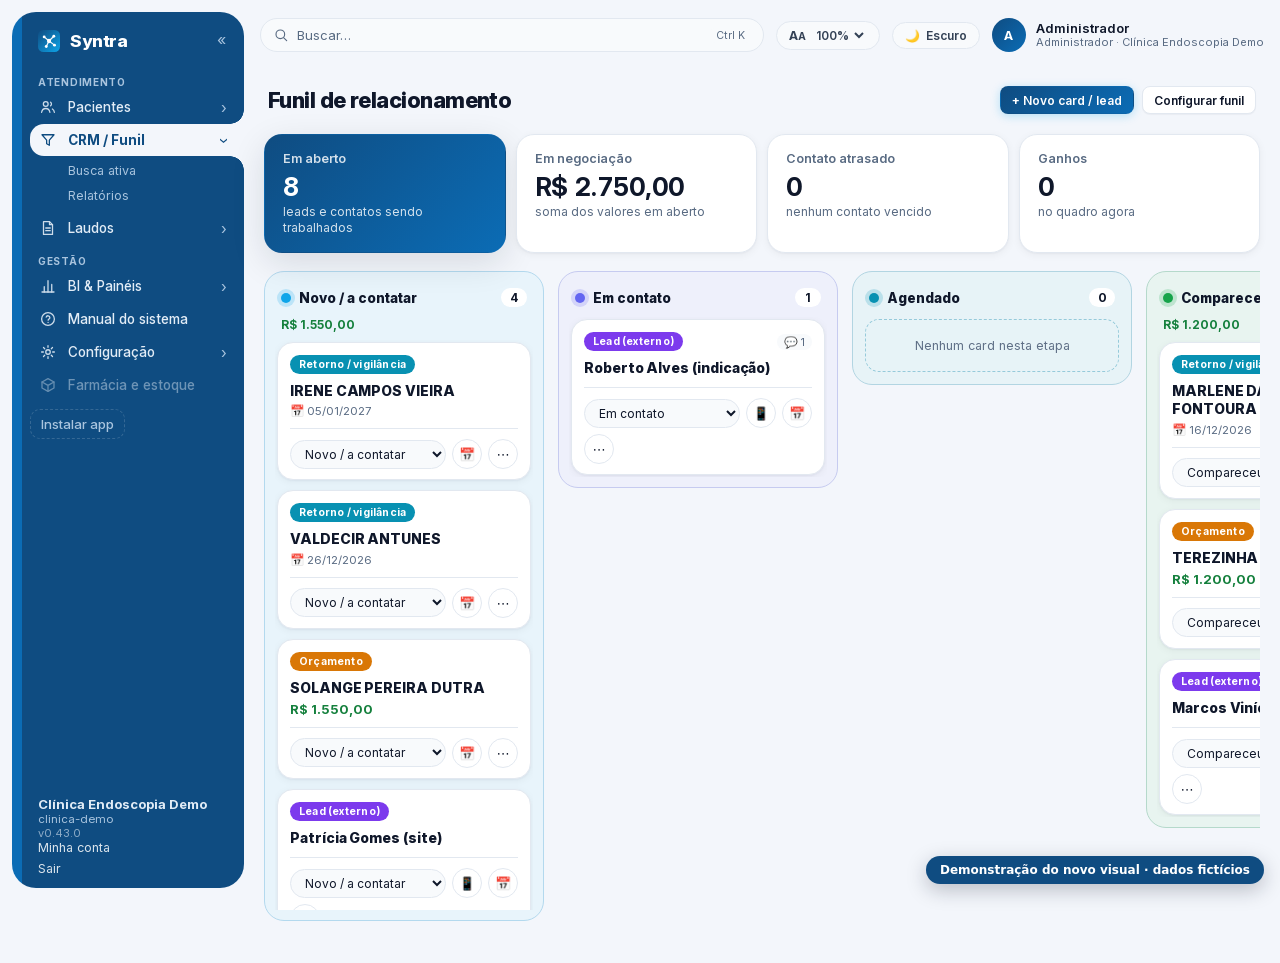
<file: crm.html>
<!DOCTYPE html>
<html lang="pt-BR" class="inter_e3d26d0b-module__b_Op2q__variable"><head>
<meta name="robots" content="noindex">
<link rel="stylesheet" href="estilo.css">
<link rel="stylesheet" href="demo.css">
<script src="demo.js"></script><meta charset="utf-8"><meta name="viewport" content="width=device-width, initial-scale=1"><meta name="theme-color" content="#0f4c81"><title>Syntra — gestão para clínicas e hospitais</title><meta name="description" content="Syntra: plataforma completa de gestão em saúde — agenda, prontuário, laudos, faturamento, financeiro e BI."><meta name="application-name" content="Syntra"><meta name="mobile-web-app-capable" content="yes"><meta name="apple-mobile-web-app-title" content="Syntra"><meta name="apple-mobile-web-app-status-bar-style" content="default"><link rel="icon" href="favicon.svg"><meta name="next-size-adjust" content=""></head><body><div hidden=""><!--$--><!--/$--></div><div class="shell"><a href="#conteudo" class="pular-conteudo">Pular para o conteúdo</a><aside class="sidebar" aria-label="Menu principal"><div class="sidebar-syntra"><a class="sidebar-marca" title="Ir para a tela inicial" href="index.html"><svg viewBox="0 0 32 32" width="22" height="22" aria-hidden="true"><defs><linearGradient id="sy-nav" x1="0" y1="0" x2="32" y2="32" gradientUnits="userSpaceOnUse"><stop offset="0" stop-color="#0f4c81"></stop><stop offset="1" stop-color="#0ea5e9"></stop></linearGradient></defs><rect width="32" height="32" rx="8" fill="url(#sy-nav)"></rect><g stroke="#fff" stroke-width="1.8" stroke-linecap="round" opacity="0.95"><line x1="9" y1="10" x2="16" y2="16"></line><line x1="16" y1="16" x2="23" y2="9"></line><line x1="16" y1="16" x2="12" y2="24"></line><line x1="16" y1="16" x2="24" y2="22"></line></g><g fill="#fff"><circle cx="16" cy="16" r="3.1"></circle><circle cx="9" cy="10" r="2.1"></circle><circle cx="23" cy="9" r="2.1"></circle><circle cx="12" cy="24" r="2.1"></circle><circle cx="24" cy="22" r="2.1"></circle></g></svg><span>Syntra</span></a><button type="button" class="menu-recolher-btn" title="Recolher o menu (Alt+Shift+M recolhe tudo)" aria-label="Recolher o menu" aria-keyshortcuts="Alt+Shift+M">«</button></div><div class="sidebar-scroll"><nav class="gm" aria-label="Módulos do sistema"><div><div class="gm-secao">Atendimento</div><div class="gm-grupo"><div class="gm-linha"><a class="gm-cab" href="pacientes.html"><span class="gm-icone"><svg viewBox="0 0 24 24" width="18" height="18" aria-hidden="true" fill="none" stroke="currentColor" stroke-width="1.7" stroke-linecap="round" stroke-linejoin="round"><circle cx="9" cy="8" r="3.2"></circle><path d="M3.5 19c.6-3.2 2.8-5 5.5-5s4.9 1.8 5.5 5"></path><path d="M15.5 5.6a3.2 3.2 0 0 1 0 4.8M17.8 14.6c1.4.8 2.4 2.3 2.7 4.4"></path></svg></span><span class="gm-rotulo">Pacientes</span></a><button type="button" class="gm-toggle" aria-expanded="false" aria-label="Mais telas de Pacientes"><span class="gm-seta" aria-hidden="true">›</span></button></div><div class="gm-filhos"><div><div class="gm-sub-linha"><a class="gm-sub" href="#" data-fora-da-demo="">Busca clínica</a><button type="button" class="gm-fixar" aria-pressed="false" aria-label="Fixar Busca clínica nos favoritos" title="Fixar nos favoritos"><svg viewBox="0 0 24 24" width="14" height="14" aria-hidden="true" focusable="false" style="flex-shrink:0;vertical-align:-0.15em" fill="none" stroke="currentColor" stroke-width="1.7" stroke-linecap="round" stroke-linejoin="round"><path d="m12 3.8 2.4 5 5.4.7-4 3.7 1 5.4-4.8-2.6-4.8 2.6 1-5.4-4-3.7 5.4-.7L12 3.8Z"></path></svg></button></div></div><div><div class="gm-sub-linha"><a class="gm-sub" href="busca-ativa.html">Busca ativa</a><button type="button" class="gm-fixar" aria-pressed="false" aria-label="Fixar Busca ativa nos favoritos" title="Fixar nos favoritos"><svg viewBox="0 0 24 24" width="14" height="14" aria-hidden="true" focusable="false" style="flex-shrink:0;vertical-align:-0.15em" fill="none" stroke="currentColor" stroke-width="1.7" stroke-linecap="round" stroke-linejoin="round"><path d="m12 3.8 2.4 5 5.4.7-4 3.7 1 5.4-4.8-2.6-4.8 2.6 1-5.4-4-3.7 5.4-.7L12 3.8Z"></path></svg></button></div></div><div><div class="gm-sub-linha"><a class="gm-sub" href="#" data-fora-da-demo="">Pesquisa de satisfação</a><button type="button" class="gm-fixar" aria-pressed="false" aria-label="Fixar Pesquisa de satisfação nos favoritos" title="Fixar nos favoritos"><svg viewBox="0 0 24 24" width="14" height="14" aria-hidden="true" focusable="false" style="flex-shrink:0;vertical-align:-0.15em" fill="none" stroke="currentColor" stroke-width="1.7" stroke-linecap="round" stroke-linejoin="round"><path d="m12 3.8 2.4 5 5.4.7-4 3.7 1 5.4-4.8-2.6-4.8 2.6 1-5.4-4-3.7 5.4-.7L12 3.8Z"></path></svg></button></div></div><div><div class="gm-sub-linha"><a class="gm-sub" href="#" data-fora-da-demo="">Relatórios</a><button type="button" class="gm-fixar" aria-pressed="false" aria-label="Fixar Relatórios nos favoritos" title="Fixar nos favoritos"><svg viewBox="0 0 24 24" width="14" height="14" aria-hidden="true" focusable="false" style="flex-shrink:0;vertical-align:-0.15em" fill="none" stroke="currentColor" stroke-width="1.7" stroke-linecap="round" stroke-linejoin="round"><path d="m12 3.8 2.4 5 5.4.7-4 3.7 1 5.4-4.8-2.6-4.8 2.6 1-5.4-4-3.7 5.4-.7L12 3.8Z"></path></svg></button></div></div></div></div></div><div><div class="gm-grupo"><div class="gm-linha"><a class="gm-cab on" aria-current="page" href="crm.html"><span class="gm-icone"><svg viewBox="0 0 24 24" width="18" height="18" aria-hidden="true" fill="none" stroke="currentColor" stroke-width="1.7" stroke-linecap="round" stroke-linejoin="round"><path d="M4 5h16l-6.2 7.2V19l-3.6-2v-4.8L4 5Z"></path></svg></span><span class="gm-rotulo">CRM / Funil</span></a><button type="button" class="gm-toggle" aria-expanded="true" aria-label="Mais telas de CRM / Funil"><span class="gm-seta aberta" aria-hidden="true">›</span></button></div><div class="gm-filhos abertos"><div><div class="gm-sub-linha"><a class="gm-sub" href="#" data-fora-da-demo="">Busca ativa</a><button type="button" class="gm-fixar" aria-pressed="false" aria-label="Fixar Busca ativa nos favoritos" title="Fixar nos favoritos"><svg viewBox="0 0 24 24" width="14" height="14" aria-hidden="true" focusable="false" style="flex-shrink:0;vertical-align:-0.15em" fill="none" stroke="currentColor" stroke-width="1.7" stroke-linecap="round" stroke-linejoin="round"><path d="m12 3.8 2.4 5 5.4.7-4 3.7 1 5.4-4.8-2.6-4.8 2.6 1-5.4-4-3.7 5.4-.7L12 3.8Z"></path></svg></button></div></div><div><div class="gm-sub-linha"><a class="gm-sub" href="#" data-fora-da-demo="">Relatórios</a><button type="button" class="gm-fixar" aria-pressed="false" aria-label="Fixar Relatórios nos favoritos" title="Fixar nos favoritos"><svg viewBox="0 0 24 24" width="14" height="14" aria-hidden="true" focusable="false" style="flex-shrink:0;vertical-align:-0.15em" fill="none" stroke="currentColor" stroke-width="1.7" stroke-linecap="round" stroke-linejoin="round"><path d="m12 3.8 2.4 5 5.4.7-4 3.7 1 5.4-4.8-2.6-4.8 2.6 1-5.4-4-3.7 5.4-.7L12 3.8Z"></path></svg></button></div></div></div></div></div><div><div class="gm-grupo"><div class="gm-linha"><a class="gm-cab" href="laudos.html"><span class="gm-icone"><svg viewBox="0 0 24 24" width="18" height="18" aria-hidden="true" fill="none" stroke="currentColor" stroke-width="1.7" stroke-linecap="round" stroke-linejoin="round"><path d="M6 3.5h8l4 4v13H6V3.5Z"></path><path d="M14 3.5v4h4M9 12h6M9 15.5h6"></path></svg></span><span class="gm-rotulo">Laudos</span></a><button type="button" class="gm-toggle" aria-expanded="false" aria-label="Mais telas de Laudos"><span class="gm-seta" aria-hidden="true">›</span></button></div><div class="gm-filhos"><div><div class="gm-sub-linha"><a class="gm-sub" href="#" data-fora-da-demo="">Laudo falado (sala)</a><button type="button" class="gm-fixar" aria-pressed="false" aria-label="Fixar Laudo falado (sala) nos favoritos" title="Fixar nos favoritos"><svg viewBox="0 0 24 24" width="14" height="14" aria-hidden="true" focusable="false" style="flex-shrink:0;vertical-align:-0.15em" fill="none" stroke="currentColor" stroke-width="1.7" stroke-linecap="round" stroke-linejoin="round"><path d="m12 3.8 2.4 5 5.4.7-4 3.7 1 5.4-4.8-2.6-4.8 2.6 1-5.4-4-3.7 5.4-.7L12 3.8Z"></path></svg></button></div></div><div><div class="gm-sub-linha"><a class="gm-sub" href="#" data-fora-da-demo="">Painel do médico</a><button type="button" class="gm-fixar" aria-pressed="false" aria-label="Fixar Painel do médico nos favoritos" title="Fixar nos favoritos"><svg viewBox="0 0 24 24" width="14" height="14" aria-hidden="true" focusable="false" style="flex-shrink:0;vertical-align:-0.15em" fill="none" stroke="currentColor" stroke-width="1.7" stroke-linecap="round" stroke-linejoin="round"><path d="m12 3.8 2.4 5 5.4.7-4 3.7 1 5.4-4.8-2.6-4.8 2.6 1-5.4-4-3.7 5.4-.7L12 3.8Z"></path></svg></button></div></div><div><div class="gm-sub-linha"><a class="gm-sub" href="pendencias.html">Pendências</a><button type="button" class="gm-fixar" aria-pressed="false" aria-label="Fixar Pendências nos favoritos" title="Fixar nos favoritos"><svg viewBox="0 0 24 24" width="14" height="14" aria-hidden="true" focusable="false" style="flex-shrink:0;vertical-align:-0.15em" fill="none" stroke="currentColor" stroke-width="1.7" stroke-linecap="round" stroke-linejoin="round"><path d="m12 3.8 2.4 5 5.4.7-4 3.7 1 5.4-4.8-2.6-4.8 2.6 1-5.4-4-3.7 5.4-.7L12 3.8Z"></path></svg></button></div></div><div><div class="gm-sub-linha"><a class="gm-sub" href="#" data-fora-da-demo="">Fotos sem exame</a><button type="button" class="gm-fixar" aria-pressed="false" aria-label="Fixar Fotos sem exame nos favoritos" title="Fixar nos favoritos"><svg viewBox="0 0 24 24" width="14" height="14" aria-hidden="true" focusable="false" style="flex-shrink:0;vertical-align:-0.15em" fill="none" stroke="currentColor" stroke-width="1.7" stroke-linecap="round" stroke-linejoin="round"><path d="m12 3.8 2.4 5 5.4.7-4 3.7 1 5.4-4.8-2.6-4.8 2.6 1-5.4-4-3.7 5.4-.7L12 3.8Z"></path></svg></button></div></div><div><div class="gm-sub-linha"><a class="gm-sub" href="#" data-fora-da-demo="">Laudos Padrões</a><button type="button" class="gm-fixar" aria-pressed="false" aria-label="Fixar Laudos Padrões nos favoritos" title="Fixar nos favoritos"><svg viewBox="0 0 24 24" width="14" height="14" aria-hidden="true" focusable="false" style="flex-shrink:0;vertical-align:-0.15em" fill="none" stroke="currentColor" stroke-width="1.7" stroke-linecap="round" stroke-linejoin="round"><path d="m12 3.8 2.4 5 5.4.7-4 3.7 1 5.4-4.8-2.6-4.8 2.6 1-5.4-4-3.7 5.4-.7L12 3.8Z"></path></svg></button></div></div><div><div class="gm-sub-linha"><a class="gm-sub" href="#" data-fora-da-demo="">Importação XML</a><button type="button" class="gm-fixar" aria-pressed="false" aria-label="Fixar Importação XML nos favoritos" title="Fixar nos favoritos"><svg viewBox="0 0 24 24" width="14" height="14" aria-hidden="true" focusable="false" style="flex-shrink:0;vertical-align:-0.15em" fill="none" stroke="currentColor" stroke-width="1.7" stroke-linecap="round" stroke-linejoin="round"><path d="m12 3.8 2.4 5 5.4.7-4 3.7 1 5.4-4.8-2.6-4.8 2.6 1-5.4-4-3.7 5.4-.7L12 3.8Z"></path></svg></button></div></div><div><div class="gm-sub-linha"><a class="gm-sub" href="#" data-fora-da-demo="">Relatórios</a><button type="button" class="gm-fixar" aria-pressed="false" aria-label="Fixar Relatórios nos favoritos" title="Fixar nos favoritos"><svg viewBox="0 0 24 24" width="14" height="14" aria-hidden="true" focusable="false" style="flex-shrink:0;vertical-align:-0.15em" fill="none" stroke="currentColor" stroke-width="1.7" stroke-linecap="round" stroke-linejoin="round"><path d="m12 3.8 2.4 5 5.4.7-4 3.7 1 5.4-4.8-2.6-4.8 2.6 1-5.4-4-3.7 5.4-.7L12 3.8Z"></path></svg></button></div></div></div></div></div><div><div class="gm-secao">Gestão</div><div class="gm-grupo"><div class="gm-linha"><a class="gm-cab" href="bi.html"><span class="gm-icone"><svg viewBox="0 0 24 24" width="18" height="18" aria-hidden="true" fill="none" stroke="currentColor" stroke-width="1.7" stroke-linecap="round" stroke-linejoin="round"><path d="M4 20h16"></path><path d="M7 20v-7M12 20V5M17 20v-10"></path></svg></span><span class="gm-rotulo">BI &amp; Painéis</span></a><button type="button" class="gm-toggle" aria-expanded="false" aria-label="Mais telas de BI &amp; Painéis"><span class="gm-seta" aria-hidden="true">›</span></button></div><div class="gm-filhos"><div><div class="gm-sub-linha"><a class="gm-sub" href="#" data-fora-da-demo="">Pacientes: origem e frequência</a><button type="button" class="gm-fixar" aria-pressed="false" aria-label="Fixar Pacientes: origem e frequência nos favoritos" title="Fixar nos favoritos"><svg viewBox="0 0 24 24" width="14" height="14" aria-hidden="true" focusable="false" style="flex-shrink:0;vertical-align:-0.15em" fill="none" stroke="currentColor" stroke-width="1.7" stroke-linecap="round" stroke-linejoin="round"><path d="m12 3.8 2.4 5 5.4.7-4 3.7 1 5.4-4.8-2.6-4.8 2.6 1-5.4-4-3.7 5.4-.7L12 3.8Z"></path></svg></button></div></div><div><div class="gm-sub-linha"><a class="gm-sub" href="#" data-fora-da-demo="">Comercial</a><button type="button" class="gm-fixar" aria-pressed="false" aria-label="Fixar Comercial nos favoritos" title="Fixar nos favoritos"><svg viewBox="0 0 24 24" width="14" height="14" aria-hidden="true" focusable="false" style="flex-shrink:0;vertical-align:-0.15em" fill="none" stroke="currentColor" stroke-width="1.7" stroke-linecap="round" stroke-linejoin="round"><path d="m12 3.8 2.4 5 5.4.7-4 3.7 1 5.4-4.8-2.6-4.8 2.6 1-5.4-4-3.7 5.4-.7L12 3.8Z"></path></svg></button></div></div><div><div class="gm-sub-linha"><a class="gm-sub" href="#" data-fora-da-demo="">Painel de gestão (TV)</a><button type="button" class="gm-fixar" aria-pressed="false" aria-label="Fixar Painel de gestão (TV) nos favoritos" title="Fixar nos favoritos"><svg viewBox="0 0 24 24" width="14" height="14" aria-hidden="true" focusable="false" style="flex-shrink:0;vertical-align:-0.15em" fill="none" stroke="currentColor" stroke-width="1.7" stroke-linecap="round" stroke-linejoin="round"><path d="m12 3.8 2.4 5 5.4.7-4 3.7 1 5.4-4.8-2.6-4.8 2.6 1-5.4-4-3.7 5.4-.7L12 3.8Z"></path></svg></button></div></div><div><div class="gm-sub-linha"><a class="gm-sub" href="bi-explorar.html">Explorar dados</a><button type="button" class="gm-fixar" aria-pressed="false" aria-label="Fixar Explorar dados nos favoritos" title="Fixar nos favoritos"><svg viewBox="0 0 24 24" width="14" height="14" aria-hidden="true" focusable="false" style="flex-shrink:0;vertical-align:-0.15em" fill="none" stroke="currentColor" stroke-width="1.7" stroke-linecap="round" stroke-linejoin="round"><path d="m12 3.8 2.4 5 5.4.7-4 3.7 1 5.4-4.8-2.6-4.8 2.6 1-5.4-4-3.7 5.4-.7L12 3.8Z"></path></svg></button></div></div></div></div></div><div><a class="gm-item" href="manual.html"><span class="gm-icone"><svg viewBox="0 0 24 24" width="18" height="18" aria-hidden="true" fill="none" stroke="currentColor" stroke-width="1.7" stroke-linecap="round" stroke-linejoin="round"><circle cx="12" cy="12" r="8.5"></circle><path d="M9.6 9.5a2.5 2.5 0 0 1 4.9.7c0 1.6-2.3 2-2.3 3.4"></path><path d="M12.1 16.6h.01"></path></svg></span><span class="gm-rotulo">Manual do sistema</span></a></div><div><div class="gm-grupo"><div class="gm-linha"><a class="gm-cab" href="#" data-fora-da-demo=""><span class="gm-icone"><svg viewBox="0 0 24 24" width="18" height="18" aria-hidden="true" fill="none" stroke="currentColor" stroke-width="1.7" stroke-linecap="round" stroke-linejoin="round"><circle cx="12" cy="12" r="3"></circle><path d="M12 3.5v2.3M12 18.2v2.3M3.5 12h2.3M18.2 12h2.3M6 6l1.6 1.6M16.4 16.4 18 18M18 6l-1.6 1.6M7.6 16.4 6 18"></path></svg></span><span class="gm-rotulo">Configuração</span></a><button type="button" class="gm-toggle" aria-expanded="false" aria-label="Mais telas de Configuração"><span class="gm-seta" aria-hidden="true">›</span></button></div><div class="gm-filhos"><div><div class="gm-sub-linha"><a class="gm-sub" href="#" data-fora-da-demo="">Cadastros</a><button type="button" class="gm-fixar" aria-pressed="false" aria-label="Fixar Cadastros nos favoritos" title="Fixar nos favoritos"><svg viewBox="0 0 24 24" width="14" height="14" aria-hidden="true" focusable="false" style="flex-shrink:0;vertical-align:-0.15em" fill="none" stroke="currentColor" stroke-width="1.7" stroke-linecap="round" stroke-linejoin="round"><path d="m12 3.8 2.4 5 5.4.7-4 3.7 1 5.4-4.8-2.6-4.8 2.6 1-5.4-4-3.7 5.4-.7L12 3.8Z"></path></svg></button></div></div><div><div class="gm-sub-linha"><a class="gm-sub" href="#" data-fora-da-demo="">Empresa &amp; tributos</a><button type="button" class="gm-fixar" aria-pressed="false" aria-label="Fixar Empresa &amp; tributos nos favoritos" title="Fixar nos favoritos"><svg viewBox="0 0 24 24" width="14" height="14" aria-hidden="true" focusable="false" style="flex-shrink:0;vertical-align:-0.15em" fill="none" stroke="currentColor" stroke-width="1.7" stroke-linecap="round" stroke-linejoin="round"><path d="m12 3.8 2.4 5 5.4.7-4 3.7 1 5.4-4.8-2.6-4.8 2.6 1-5.4-4-3.7 5.4-.7L12 3.8Z"></path></svg></button></div></div><div><div class="gm-sub-linha"><a class="gm-sub" href="profissionais.html">Profissionais</a><button type="button" class="gm-fixar" aria-pressed="false" aria-label="Fixar Profissionais nos favoritos" title="Fixar nos favoritos"><svg viewBox="0 0 24 24" width="14" height="14" aria-hidden="true" focusable="false" style="flex-shrink:0;vertical-align:-0.15em" fill="none" stroke="currentColor" stroke-width="1.7" stroke-linecap="round" stroke-linejoin="round"><path d="m12 3.8 2.4 5 5.4.7-4 3.7 1 5.4-4.8-2.6-4.8 2.6 1-5.4-4-3.7 5.4-.7L12 3.8Z"></path></svg></button></div></div><div><div class="gm-sub-linha"><a class="gm-sub" href="#" data-fora-da-demo="">Unidades (filiais)</a><button type="button" class="gm-fixar" aria-pressed="false" aria-label="Fixar Unidades (filiais) nos favoritos" title="Fixar nos favoritos"><svg viewBox="0 0 24 24" width="14" height="14" aria-hidden="true" focusable="false" style="flex-shrink:0;vertical-align:-0.15em" fill="none" stroke="currentColor" stroke-width="1.7" stroke-linecap="round" stroke-linejoin="round"><path d="m12 3.8 2.4 5 5.4.7-4 3.7 1 5.4-4.8-2.6-4.8 2.6 1-5.4-4-3.7 5.4-.7L12 3.8Z"></path></svg></button></div></div><div><div class="gm-sub-linha"><a class="gm-sub" href="#" data-fora-da-demo="">Fornecedores</a><button type="button" class="gm-fixar" aria-pressed="false" aria-label="Fixar Fornecedores nos favoritos" title="Fixar nos favoritos"><svg viewBox="0 0 24 24" width="14" height="14" aria-hidden="true" focusable="false" style="flex-shrink:0;vertical-align:-0.15em" fill="none" stroke="currentColor" stroke-width="1.7" stroke-linecap="round" stroke-linejoin="round"><path d="m12 3.8 2.4 5 5.4.7-4 3.7 1 5.4-4.8-2.6-4.8 2.6 1-5.4-4-3.7 5.4-.7L12 3.8Z"></path></svg></button></div></div><div><div class="gm-sub-linha"><a class="gm-sub" href="procedimentos.html">Procedimentos / exames</a><button type="button" class="gm-fixar" aria-pressed="false" aria-label="Fixar Procedimentos / exames nos favoritos" title="Fixar nos favoritos"><svg viewBox="0 0 24 24" width="14" height="14" aria-hidden="true" focusable="false" style="flex-shrink:0;vertical-align:-0.15em" fill="none" stroke="currentColor" stroke-width="1.7" stroke-linecap="round" stroke-linejoin="round"><path d="m12 3.8 2.4 5 5.4.7-4 3.7 1 5.4-4.8-2.6-4.8 2.6 1-5.4-4-3.7 5.4-.7L12 3.8Z"></path></svg></button></div></div><div><div class="gm-sub-linha"><a class="gm-sub" href="#" data-fora-da-demo="">Integrações &amp; caminhos</a><button type="button" class="gm-fixar" aria-pressed="false" aria-label="Fixar Integrações &amp; caminhos nos favoritos" title="Fixar nos favoritos"><svg viewBox="0 0 24 24" width="14" height="14" aria-hidden="true" focusable="false" style="flex-shrink:0;vertical-align:-0.15em" fill="none" stroke="currentColor" stroke-width="1.7" stroke-linecap="round" stroke-linejoin="round"><path d="m12 3.8 2.4 5 5.4.7-4 3.7 1 5.4-4.8-2.6-4.8 2.6 1-5.4-4-3.7 5.4-.7L12 3.8Z"></path></svg></button></div></div><div><div class="gm-sub-linha"><a class="gm-sub" href="#" data-fora-da-demo="">Integrações e API</a><button type="button" class="gm-fixar" aria-pressed="false" aria-label="Fixar Integrações e API nos favoritos" title="Fixar nos favoritos"><svg viewBox="0 0 24 24" width="14" height="14" aria-hidden="true" focusable="false" style="flex-shrink:0;vertical-align:-0.15em" fill="none" stroke="currentColor" stroke-width="1.7" stroke-linecap="round" stroke-linejoin="round"><path d="m12 3.8 2.4 5 5.4.7-4 3.7 1 5.4-4.8-2.6-4.8 2.6 1-5.4-4-3.7 5.4-.7L12 3.8Z"></path></svg></button></div></div><div><div class="gm-sub-linha"><a class="gm-sub" href="#" data-fora-da-demo="">PACS / DICOM</a><button type="button" class="gm-fixar" aria-pressed="false" aria-label="Fixar PACS / DICOM nos favoritos" title="Fixar nos favoritos"><svg viewBox="0 0 24 24" width="14" height="14" aria-hidden="true" focusable="false" style="flex-shrink:0;vertical-align:-0.15em" fill="none" stroke="currentColor" stroke-width="1.7" stroke-linecap="round" stroke-linejoin="round"><path d="m12 3.8 2.4 5 5.4.7-4 3.7 1 5.4-4.8-2.6-4.8 2.6 1-5.4-4-3.7 5.4-.7L12 3.8Z"></path></svg></button></div></div><div><div class="gm-sub-linha"><a class="gm-sub" href="#" data-fora-da-demo="">Unidades remotas</a><button type="button" class="gm-fixar" aria-pressed="false" aria-label="Fixar Unidades remotas nos favoritos" title="Fixar nos favoritos"><svg viewBox="0 0 24 24" width="14" height="14" aria-hidden="true" focusable="false" style="flex-shrink:0;vertical-align:-0.15em" fill="none" stroke="currentColor" stroke-width="1.7" stroke-linecap="round" stroke-linejoin="round"><path d="m12 3.8 2.4 5 5.4.7-4 3.7 1 5.4-4.8-2.6-4.8 2.6 1-5.4-4-3.7 5.4-.7L12 3.8Z"></path></svg></button></div></div><div><div class="gm-sub-linha"><a class="gm-sub" href="#" data-fora-da-demo="">Links &amp; dispositivos</a><button type="button" class="gm-fixar" aria-pressed="false" aria-label="Fixar Links &amp; dispositivos nos favoritos" title="Fixar nos favoritos"><svg viewBox="0 0 24 24" width="14" height="14" aria-hidden="true" focusable="false" style="flex-shrink:0;vertical-align:-0.15em" fill="none" stroke="currentColor" stroke-width="1.7" stroke-linecap="round" stroke-linejoin="round"><path d="m12 3.8 2.4 5 5.4.7-4 3.7 1 5.4-4.8-2.6-4.8 2.6 1-5.4-4-3.7 5.4-.7L12 3.8Z"></path></svg></button></div></div><div><div class="gm-sub-linha"><a class="gm-sub" href="#" data-fora-da-demo="">Segurança e privacidade</a><button type="button" class="gm-fixar" aria-pressed="false" aria-label="Fixar Segurança e privacidade nos favoritos" title="Fixar nos favoritos"><svg viewBox="0 0 24 24" width="14" height="14" aria-hidden="true" focusable="false" style="flex-shrink:0;vertical-align:-0.15em" fill="none" stroke="currentColor" stroke-width="1.7" stroke-linecap="round" stroke-linejoin="round"><path d="m12 3.8 2.4 5 5.4.7-4 3.7 1 5.4-4.8-2.6-4.8 2.6 1-5.4-4-3.7 5.4-.7L12 3.8Z"></path></svg></button></div></div><div><div class="gm-sub-linha"><a class="gm-sub" href="#" data-fora-da-demo="">Auditoria</a><button type="button" class="gm-fixar" aria-pressed="false" aria-label="Fixar Auditoria nos favoritos" title="Fixar nos favoritos"><svg viewBox="0 0 24 24" width="14" height="14" aria-hidden="true" focusable="false" style="flex-shrink:0;vertical-align:-0.15em" fill="none" stroke="currentColor" stroke-width="1.7" stroke-linecap="round" stroke-linejoin="round"><path d="m12 3.8 2.4 5 5.4.7-4 3.7 1 5.4-4.8-2.6-4.8 2.6 1-5.4-4-3.7 5.4-.7L12 3.8Z"></path></svg></button></div></div><div><div class="gm-sub-linha"><a class="gm-sub" href="#" data-fora-da-demo="">Saúde do sistema</a><button type="button" class="gm-fixar" aria-pressed="false" aria-label="Fixar Saúde do sistema nos favoritos" title="Fixar nos favoritos"><svg viewBox="0 0 24 24" width="14" height="14" aria-hidden="true" focusable="false" style="flex-shrink:0;vertical-align:-0.15em" fill="none" stroke="currentColor" stroke-width="1.7" stroke-linecap="round" stroke-linejoin="round"><path d="m12 3.8 2.4 5 5.4.7-4 3.7 1 5.4-4.8-2.6-4.8 2.6 1-5.4-4-3.7 5.4-.7L12 3.8Z"></path></svg></button></div></div></div></div></div><div><span class="gm-item off" title="Módulo não contratado" aria-disabled="true"><span class="gm-icone"><svg viewBox="0 0 24 24" width="18" height="18" aria-hidden="true" fill="none" stroke="currentColor" stroke-width="1.7" stroke-linecap="round" stroke-linejoin="round"><path d="M12 3.5 20 8v8l-8 4.5L4 16V8l8-4.5Z"></path><path d="M4 8l8 4.5L20 8M12 12.5V20"></path></svg></span><span class="gm-rotulo">Farmácia e estoque</span></span></div></nav><button type="button" class="nav-instalar">Instalar app</button></div><div class="sidebar-foot"><strong>Clínica Endoscopia Demo</strong><span>clinica-demo</span><small title="Versão em execução (informe ao suporte)" style="display:block;opacity:0.6;font-size:11px">v0.43.0</small><a class="gm-sair" style="text-align:center;text-decoration:none" href="#" data-fora-da-demo="">Minha conta</a><form action="" enctype="multipart/form-data" method="POST" onsubmit="return false"><input type="hidden" name="$ACTION_ID_005bcd10de8870052bda116b38fc1c81444760dc3f"><button type="submit" class="gm-sair">Sair</button></form></div></aside><div class="main"><header class="cab-app"><button type="button" class="menu-mobile-btn" aria-label="Abrir menu" aria-expanded="false">☰</button><button type="button" class="menu-expandir-btn" title="Mostrar o menu" aria-label="Mostrar o menu">☰</button><button type="button" class="paleta-gatilho" title="Busca global (Ctrl+K)" aria-label="Buscar paciente, tela ou ação (Ctrl K)" aria-haspopup="dialog"><svg viewBox="0 0 24 24" width="16" height="16" aria-hidden="true" focusable="false" style="flex-shrink:0;vertical-align:-0.15em" fill="none" stroke="currentColor" stroke-width="1.7" stroke-linecap="round" stroke-linejoin="round"><circle cx="11" cy="11" r="6.5"></circle><path d="m16.2 16.2 4.3 4.3"></path></svg> Buscar… <kbd aria-hidden="true">Ctrl K</kbd></button><div class="cab-dir"><label class="tema-toggle" title="Tamanho da tela — aumenta letras e botões (vale para você, em qualquer computador)" style="display:inline-flex;align-items:center;gap:4px"><span aria-hidden="true" style="font-weight:700">A<small>A</small></span><select aria-label="Tamanho da tela" class="zoom-sel" data-campo="zoom-tela" style="border:0;background:transparent;color:inherit;font:inherit"><option value="100" selected="">100<!-- -->%</option><option value="110">110<!-- -->%</option><option value="125">125<!-- -->%</option><option value="150">150<!-- -->%</option></select></label><button type="button" class="tema-toggle" title="Mudar para o tema claro"><span aria-hidden="true">☀️</span> <!-- -->Claro</button><div class="cab-user"><span class="cab-avatar" aria-hidden="true">A</span><span class="cab-nome">Administrador<small>Administrador<!-- --> · <!-- -->Clínica Endoscopia Demo</small></span></div></div></header><main id="conteudo" class="conteudo-principal" tabindex="-1"><!--$--><div class="crm"><div class="topbar"><h1>Funil de relacionamento</h1><span style="display:flex;gap:8px"><button class="btn btn-primary btn-sm">+ Novo card / lead</button><button class="btn btn-sm">Configurar funil</button></span></div><div class="pbi-kpis crm-resumo"><div class="pbi-kpi destaque"><span>Em aberto</span><strong>8</strong><small>leads e contatos sendo trabalhados</small></div><div class="pbi-kpi"><span>Em negociação</span><strong>R$&nbsp;2.750,00</strong><small>soma dos valores em aberto</small></div><div class="pbi-kpi"><span>Contato atrasado</span><strong>0</strong><small>nenhum contato vencido</small></div><div class="pbi-kpi"><span>Ganhos</span><strong>0</strong><small>no quadro agora</small></div></div><div class="crm-board"><div class="crm-col" style="--acento:#0ea5e9"><div class="crm-col-head"><span class="crm-col-nome"><i class="crm-col-ponto" aria-hidden="true"></i>Novo / a contatar</span><span class="crm-col-cont">4</span></div><div class="crm-col-valor">R$&nbsp;1.550,00</div><div class="crm-col-cards"><div class="crm-card"><div class="crm-card-top"><span class="crm-origem" style="background:#0891b2">Retorno / vigilância</span></div><strong class="crm-card-nome">IRENE CAMPOS VIEIRA</strong><div class="crm-card-data">📅 <!-- -->05/01/2027</div><div class="crm-card-acoes"><select title="Mover de etapa" aria-label="Mover de etapa"><option value="cmw4d395s0001o101jij3mond" selected="">Novo / a contatar</option><option value="cmw4d395s0003o1018vzb25c9">Em contato</option><option value="cmw4d395s0005o101e9v8v7ka">Agendado</option><option value="cmw4d395s0007o1014r86i9r5">Compareceu</option><option value="cmw4d395s0009o101zxhpjrrg">Ganho</option><option value="cmw4d395s000bo1010v2jway9">Perdido</option></select><a class="crm-ic" title="Agendar na agenda (leva o paciente e o interesse)" href="#" aria-label="Agendar na agenda (leva o paciente e o interesse)" data-fora-da-demo="">📅</a><button class="crm-ic" title="Detalhes / editar" aria-label="Detalhes / editar">⋯</button></div></div><div class="crm-card"><div class="crm-card-top"><span class="crm-origem" style="background:#0891b2">Retorno / vigilância</span></div><strong class="crm-card-nome">VALDECIR ANTUNES</strong><div class="crm-card-data">📅 <!-- -->26/12/2026</div><div class="crm-card-acoes"><select title="Mover de etapa" aria-label="Mover de etapa"><option value="cmw4d395s0001o101jij3mond" selected="">Novo / a contatar</option><option value="cmw4d395s0003o1018vzb25c9">Em contato</option><option value="cmw4d395s0005o101e9v8v7ka">Agendado</option><option value="cmw4d395s0007o1014r86i9r5">Compareceu</option><option value="cmw4d395s0009o101zxhpjrrg">Ganho</option><option value="cmw4d395s000bo1010v2jway9">Perdido</option></select><a class="crm-ic" title="Agendar na agenda (leva o paciente e o interesse)" href="#" aria-label="Agendar na agenda (leva o paciente e o interesse)" data-fora-da-demo="">📅</a><button class="crm-ic" title="Detalhes / editar" aria-label="Detalhes / editar">⋯</button></div></div><div class="crm-card"><div class="crm-card-top"><span class="crm-origem" style="background:#d97706">Orçamento</span></div><strong class="crm-card-nome">SOLANGE PEREIRA DUTRA</strong><div class="crm-card-valor">R$&nbsp;1.550,00</div><div class="crm-card-acoes"><select title="Mover de etapa" aria-label="Mover de etapa"><option value="cmw4d395s0001o101jij3mond" selected="">Novo / a contatar</option><option value="cmw4d395s0003o1018vzb25c9">Em contato</option><option value="cmw4d395s0005o101e9v8v7ka">Agendado</option><option value="cmw4d395s0007o1014r86i9r5">Compareceu</option><option value="cmw4d395s0009o101zxhpjrrg">Ganho</option><option value="cmw4d395s000bo1010v2jway9">Perdido</option></select><a class="crm-ic" title="Agendar na agenda (leva o paciente e o interesse)" href="#" aria-label="Agendar na agenda (leva o paciente e o interesse)" data-fora-da-demo="">📅</a><button class="crm-ic" title="Detalhes / editar" aria-label="Detalhes / editar">⋯</button></div></div><div class="crm-card"><div class="crm-card-top"><span class="crm-origem" style="background:#7c3aed">Lead (externo)</span></div><strong class="crm-card-nome">Patrícia Gomes (site)</strong><div class="crm-card-acoes"><select title="Mover de etapa" aria-label="Mover de etapa"><option value="cmw4d395s0001o101jij3mond" selected="">Novo / a contatar</option><option value="cmw4d395s0003o1018vzb25c9">Em contato</option><option value="cmw4d395s0005o101e9v8v7ka">Agendado</option><option value="cmw4d395s0007o1014r86i9r5">Compareceu</option><option value="cmw4d395s0009o101zxhpjrrg">Ganho</option><option value="cmw4d395s000bo1010v2jway9">Perdido</option></select><a class="crm-ic" href="https://wa.me/5548991110002?text=Ol%C3%A1%20Patr%C3%ADcia%2C%20tudo%20bem%3F%20Aqui%20%C3%A9%20da%20cl%C3%ADnica." target="_blank" rel="noreferrer" title="WhatsApp" aria-label="WhatsApp">📱</a><a class="crm-ic" title="Agendar na agenda (procura ou cadastra o paciente com este nome)" href="#" aria-label="Agendar na agenda (procura ou cadastra o paciente com este nome)" data-fora-da-demo="">📅</a><button class="crm-ic" title="Detalhes / editar" aria-label="Detalhes / editar">⋯</button></div></div></div></div><div class="crm-col" style="--acento:#6366f1"><div class="crm-col-head"><span class="crm-col-nome"><i class="crm-col-ponto" aria-hidden="true"></i>Em contato</span><span class="crm-col-cont">1</span></div><div class="crm-col-cards"><div class="crm-card"><div class="crm-card-top"><span class="crm-origem" style="background:#7c3aed">Lead (externo)</span><span class="crm-int" title="Interações">💬 <!-- -->1</span></div><strong class="crm-card-nome">Roberto Alves (indicação)</strong><div class="crm-card-acoes"><select title="Mover de etapa" aria-label="Mover de etapa"><option value="cmw4d395s0001o101jij3mond">Novo / a contatar</option><option value="cmw4d395s0003o1018vzb25c9" selected="">Em contato</option><option value="cmw4d395s0005o101e9v8v7ka">Agendado</option><option value="cmw4d395s0007o1014r86i9r5">Compareceu</option><option value="cmw4d395s0009o101zxhpjrrg">Ganho</option><option value="cmw4d395s000bo1010v2jway9">Perdido</option></select><a class="crm-ic" href="https://wa.me/5548991110003?text=Ol%C3%A1%20Roberto%2C%20tudo%20bem%3F%20Aqui%20%C3%A9%20da%20cl%C3%ADnica." target="_blank" rel="noreferrer" title="WhatsApp" aria-label="WhatsApp">📱</a><a class="crm-ic" title="Agendar na agenda (procura ou cadastra o paciente com este nome)" href="#" aria-label="Agendar na agenda (procura ou cadastra o paciente com este nome)" data-fora-da-demo="">📅</a><button class="crm-ic" title="Detalhes / editar" aria-label="Detalhes / editar">⋯</button></div></div></div></div><div class="crm-col" style="--acento:#0891b2"><div class="crm-col-head"><span class="crm-col-nome"><i class="crm-col-ponto" aria-hidden="true"></i>Agendado</span><span class="crm-col-cont">0</span></div><div class="crm-col-cards"><div class="crm-vazio">Nenhum card nesta etapa</div></div></div><div class="crm-col" style="--acento:#16a34a"><div class="crm-col-head"><span class="crm-col-nome"><i class="crm-col-ponto" aria-hidden="true"></i>Compareceu</span><span class="crm-col-cont">3</span></div><div class="crm-col-valor">R$&nbsp;1.200,00</div><div class="crm-col-cards"><div class="crm-card"><div class="crm-card-top"><span class="crm-origem" style="background:#0891b2">Retorno / vigilância</span><span class="crm-int" title="Interações">💬 <!-- -->1</span></div><strong class="crm-card-nome">MARLENE DA COSTA FONTOURA</strong><div class="crm-card-data">📅 <!-- -->16/12/2026</div><div class="crm-card-acoes"><select title="Mover de etapa" aria-label="Mover de etapa"><option value="cmw4d395s0001o101jij3mond">Novo / a contatar</option><option value="cmw4d395s0003o1018vzb25c9">Em contato</option><option value="cmw4d395s0005o101e9v8v7ka">Agendado</option><option value="cmw4d395s0007o1014r86i9r5" selected="">Compareceu</option><option value="cmw4d395s0009o101zxhpjrrg">Ganho</option><option value="cmw4d395s000bo1010v2jway9">Perdido</option></select><a class="crm-ic" title="Agendar na agenda (leva o paciente e o interesse)" href="#" aria-label="Agendar na agenda (leva o paciente e o interesse)" data-fora-da-demo="">📅</a><button class="crm-ic" title="Detalhes / editar" aria-label="Detalhes / editar">⋯</button></div></div><div class="crm-card"><div class="crm-card-top"><span class="crm-origem" style="background:#d97706">Orçamento</span><span class="crm-int" title="Interações">💬 <!-- -->1</span></div><strong class="crm-card-nome">TEREZINHA MACHADO</strong><div class="crm-card-valor">R$&nbsp;1.200,00</div><div class="crm-card-acoes"><select title="Mover de etapa" aria-label="Mover de etapa"><option value="cmw4d395s0001o101jij3mond">Novo / a contatar</option><option value="cmw4d395s0003o1018vzb25c9">Em contato</option><option value="cmw4d395s0005o101e9v8v7ka">Agendado</option><option value="cmw4d395s0007o1014r86i9r5" selected="">Compareceu</option><option value="cmw4d395s0009o101zxhpjrrg">Ganho</option><option value="cmw4d395s000bo1010v2jway9">Perdido</option></select><a class="crm-ic" title="Agendar na agenda (leva o paciente e o interesse)" href="#" aria-label="Agendar na agenda (leva o paciente e o interesse)" data-fora-da-demo="">📅</a><button class="crm-ic" title="Detalhes / editar" aria-label="Detalhes / editar">⋯</button></div></div><div class="crm-card"><div class="crm-card-top"><span class="crm-origem" style="background:#7c3aed">Lead (externo)</span><span class="crm-int" title="Interações">💬 <!-- -->1</span></div><strong class="crm-card-nome">Marcos Vinícius (Instagram)</strong><div class="crm-card-acoes"><select title="Mover de etapa" aria-label="Mover de etapa"><option value="cmw4d395s0001o101jij3mond">Novo / a contatar</option><option value="cmw4d395s0003o1018vzb25c9">Em contato</option><option value="cmw4d395s0005o101e9v8v7ka">Agendado</option><option value="cmw4d395s0007o1014r86i9r5" selected="">Compareceu</option><option value="cmw4d395s0009o101zxhpjrrg">Ganho</option><option value="cmw4d395s000bo1010v2jway9">Perdido</option></select><a class="crm-ic" href="https://wa.me/5548991110001?text=Ol%C3%A1%20Marcos%2C%20tudo%20bem%3F%20Aqui%20%C3%A9%20da%20cl%C3%ADnica." target="_blank" rel="noreferrer" title="WhatsApp" aria-label="WhatsApp">📱</a><a class="crm-ic" title="Agendar na agenda (procura ou cadastra o paciente com este nome)" href="#" aria-label="Agendar na agenda (procura ou cadastra o paciente com este nome)" data-fora-da-demo="">📅</a><button class="crm-ic" title="Detalhes / editar" aria-label="Detalhes / editar">⋯</button></div></div></div></div><div class="crm-col" style="--acento:#15803d"><div class="crm-col-head"><span class="crm-col-nome"><i class="crm-col-ponto" aria-hidden="true"></i>Ganho</span><span class="crm-col-cont">0</span></div><div class="crm-col-cards"><div class="crm-vazio">Nenhum card nesta etapa</div></div></div><div class="crm-col" style="--acento:#94a3b8"><div class="crm-col-head"><span class="crm-col-nome"><i class="crm-col-ponto" aria-hidden="true"></i>Perdido</span><span class="crm-col-cont">0</span></div><div class="crm-col-cards"><div class="crm-vazio">Nenhum card nesta etapa</div></div></div></div></div><!--$--><!--/$--><!--/$--></main></div><div class="toaster" aria-live="polite" aria-atomic="false"></div></div><next-route-announcer style="position: absolute;"></next-route-announcer></body></html>
</file>
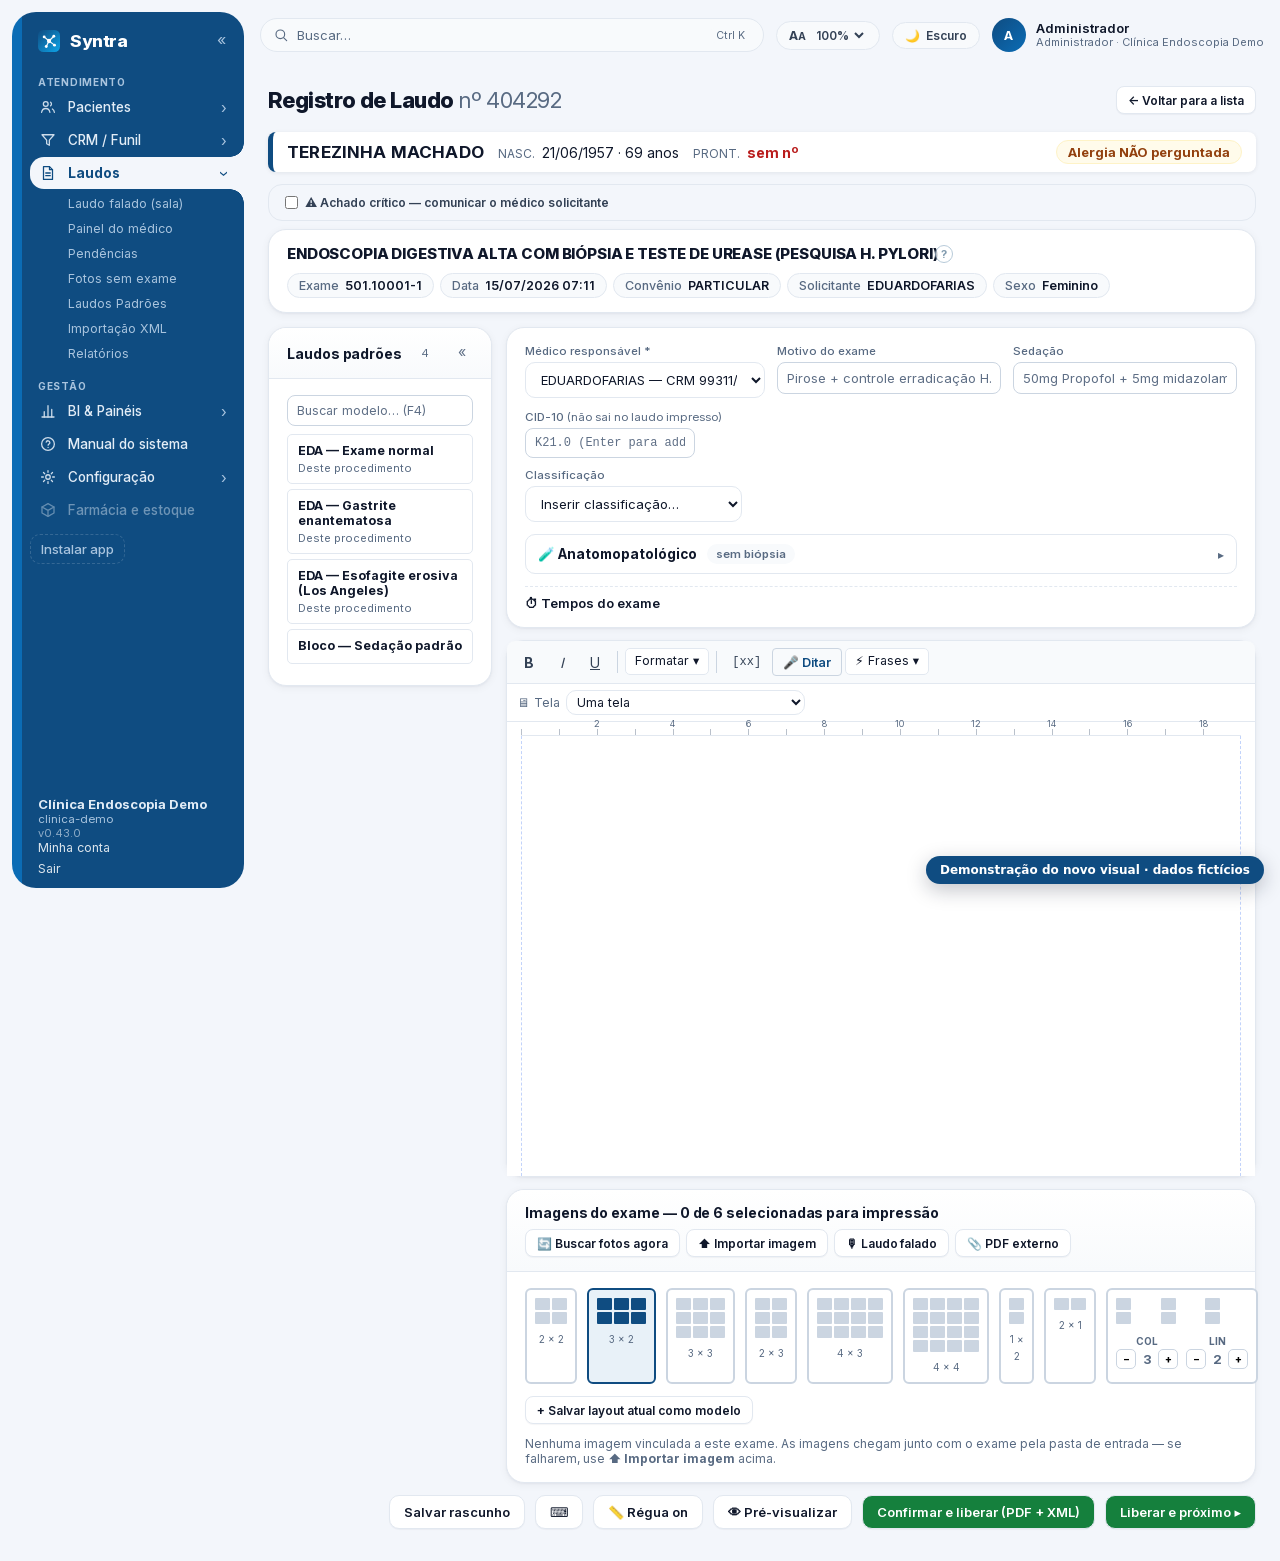
<file: laudo.html>
<!DOCTYPE html>
<html lang="pt-BR" class="inter_e3d26d0b-module__b_Op2q__variable"><head>
<meta name="robots" content="noindex">
<link rel="stylesheet" href="estilo.css">
<link rel="stylesheet" href="demo.css">
<script src="demo.js"></script><meta charset="utf-8"><meta name="viewport" content="width=device-width, initial-scale=1"><meta name="theme-color" content="#0f4c81"><title>Syntra — gestão para clínicas e hospitais</title><meta name="description" content="Syntra: plataforma completa de gestão em saúde — agenda, prontuário, laudos, faturamento, financeiro e BI."><meta name="application-name" content="Syntra"><meta name="mobile-web-app-capable" content="yes"><meta name="apple-mobile-web-app-title" content="Syntra"><meta name="apple-mobile-web-app-status-bar-style" content="default"><link rel="icon" href="favicon.svg"><meta name="next-size-adjust" content=""></head><body><div hidden=""><!--$--><!--/$--></div><div class="shell"><a href="#conteudo" class="pular-conteudo">Pular para o conteúdo</a><aside class="sidebar" aria-label="Menu principal"><div class="sidebar-syntra"><a class="sidebar-marca" title="Ir para a tela inicial" href="index.html"><svg viewBox="0 0 32 32" width="22" height="22" aria-hidden="true"><defs><linearGradient id="sy-nav" x1="0" y1="0" x2="32" y2="32" gradientUnits="userSpaceOnUse"><stop offset="0" stop-color="#0f4c81"></stop><stop offset="1" stop-color="#0ea5e9"></stop></linearGradient></defs><rect width="32" height="32" rx="8" fill="url(#sy-nav)"></rect><g stroke="#fff" stroke-width="1.8" stroke-linecap="round" opacity="0.95"><line x1="9" y1="10" x2="16" y2="16"></line><line x1="16" y1="16" x2="23" y2="9"></line><line x1="16" y1="16" x2="12" y2="24"></line><line x1="16" y1="16" x2="24" y2="22"></line></g><g fill="#fff"><circle cx="16" cy="16" r="3.1"></circle><circle cx="9" cy="10" r="2.1"></circle><circle cx="23" cy="9" r="2.1"></circle><circle cx="12" cy="24" r="2.1"></circle><circle cx="24" cy="22" r="2.1"></circle></g></svg><span>Syntra</span></a><button type="button" class="menu-recolher-btn" title="Recolher o menu (Alt+Shift+M recolhe tudo)" aria-label="Recolher o menu" aria-keyshortcuts="Alt+Shift+M">«</button></div><div class="sidebar-scroll"><nav class="gm" aria-label="Módulos do sistema"><div><div class="gm-secao">Atendimento</div><div class="gm-grupo"><div class="gm-linha"><a class="gm-cab" href="pacientes.html"><span class="gm-icone"><svg viewBox="0 0 24 24" width="18" height="18" aria-hidden="true" fill="none" stroke="currentColor" stroke-width="1.7" stroke-linecap="round" stroke-linejoin="round"><circle cx="9" cy="8" r="3.2"></circle><path d="M3.5 19c.6-3.2 2.8-5 5.5-5s4.9 1.8 5.5 5"></path><path d="M15.5 5.6a3.2 3.2 0 0 1 0 4.8M17.8 14.6c1.4.8 2.4 2.3 2.7 4.4"></path></svg></span><span class="gm-rotulo">Pacientes</span></a><button type="button" class="gm-toggle" aria-expanded="false" aria-label="Mais telas de Pacientes"><span class="gm-seta" aria-hidden="true">›</span></button></div><div class="gm-filhos"><div><div class="gm-sub-linha"><a class="gm-sub" href="#" data-fora-da-demo="">Busca clínica</a><button type="button" class="gm-fixar" aria-pressed="false" aria-label="Fixar Busca clínica nos favoritos" title="Fixar nos favoritos"><svg viewBox="0 0 24 24" width="14" height="14" aria-hidden="true" focusable="false" style="flex-shrink:0;vertical-align:-0.15em" fill="none" stroke="currentColor" stroke-width="1.7" stroke-linecap="round" stroke-linejoin="round"><path d="m12 3.8 2.4 5 5.4.7-4 3.7 1 5.4-4.8-2.6-4.8 2.6 1-5.4-4-3.7 5.4-.7L12 3.8Z"></path></svg></button></div></div><div><div class="gm-sub-linha"><a class="gm-sub" href="busca-ativa.html">Busca ativa</a><button type="button" class="gm-fixar" aria-pressed="false" aria-label="Fixar Busca ativa nos favoritos" title="Fixar nos favoritos"><svg viewBox="0 0 24 24" width="14" height="14" aria-hidden="true" focusable="false" style="flex-shrink:0;vertical-align:-0.15em" fill="none" stroke="currentColor" stroke-width="1.7" stroke-linecap="round" stroke-linejoin="round"><path d="m12 3.8 2.4 5 5.4.7-4 3.7 1 5.4-4.8-2.6-4.8 2.6 1-5.4-4-3.7 5.4-.7L12 3.8Z"></path></svg></button></div></div><div><div class="gm-sub-linha"><a class="gm-sub" href="#" data-fora-da-demo="">Pesquisa de satisfação</a><button type="button" class="gm-fixar" aria-pressed="false" aria-label="Fixar Pesquisa de satisfação nos favoritos" title="Fixar nos favoritos"><svg viewBox="0 0 24 24" width="14" height="14" aria-hidden="true" focusable="false" style="flex-shrink:0;vertical-align:-0.15em" fill="none" stroke="currentColor" stroke-width="1.7" stroke-linecap="round" stroke-linejoin="round"><path d="m12 3.8 2.4 5 5.4.7-4 3.7 1 5.4-4.8-2.6-4.8 2.6 1-5.4-4-3.7 5.4-.7L12 3.8Z"></path></svg></button></div></div><div><div class="gm-sub-linha"><a class="gm-sub" href="#" data-fora-da-demo="">Relatórios</a><button type="button" class="gm-fixar" aria-pressed="false" aria-label="Fixar Relatórios nos favoritos" title="Fixar nos favoritos"><svg viewBox="0 0 24 24" width="14" height="14" aria-hidden="true" focusable="false" style="flex-shrink:0;vertical-align:-0.15em" fill="none" stroke="currentColor" stroke-width="1.7" stroke-linecap="round" stroke-linejoin="round"><path d="m12 3.8 2.4 5 5.4.7-4 3.7 1 5.4-4.8-2.6-4.8 2.6 1-5.4-4-3.7 5.4-.7L12 3.8Z"></path></svg></button></div></div></div></div></div><div><div class="gm-grupo"><div class="gm-linha"><a class="gm-cab" href="crm.html"><span class="gm-icone"><svg viewBox="0 0 24 24" width="18" height="18" aria-hidden="true" fill="none" stroke="currentColor" stroke-width="1.7" stroke-linecap="round" stroke-linejoin="round"><path d="M4 5h16l-6.2 7.2V19l-3.6-2v-4.8L4 5Z"></path></svg></span><span class="gm-rotulo">CRM / Funil</span></a><button type="button" class="gm-toggle" aria-expanded="false" aria-label="Mais telas de CRM / Funil"><span class="gm-seta" aria-hidden="true">›</span></button></div><div class="gm-filhos"><div><div class="gm-sub-linha"><a class="gm-sub" href="#" data-fora-da-demo="">Busca ativa</a><button type="button" class="gm-fixar" aria-pressed="false" aria-label="Fixar Busca ativa nos favoritos" title="Fixar nos favoritos"><svg viewBox="0 0 24 24" width="14" height="14" aria-hidden="true" focusable="false" style="flex-shrink:0;vertical-align:-0.15em" fill="none" stroke="currentColor" stroke-width="1.7" stroke-linecap="round" stroke-linejoin="round"><path d="m12 3.8 2.4 5 5.4.7-4 3.7 1 5.4-4.8-2.6-4.8 2.6 1-5.4-4-3.7 5.4-.7L12 3.8Z"></path></svg></button></div></div><div><div class="gm-sub-linha"><a class="gm-sub" href="#" data-fora-da-demo="">Relatórios</a><button type="button" class="gm-fixar" aria-pressed="false" aria-label="Fixar Relatórios nos favoritos" title="Fixar nos favoritos"><svg viewBox="0 0 24 24" width="14" height="14" aria-hidden="true" focusable="false" style="flex-shrink:0;vertical-align:-0.15em" fill="none" stroke="currentColor" stroke-width="1.7" stroke-linecap="round" stroke-linejoin="round"><path d="m12 3.8 2.4 5 5.4.7-4 3.7 1 5.4-4.8-2.6-4.8 2.6 1-5.4-4-3.7 5.4-.7L12 3.8Z"></path></svg></button></div></div></div></div></div><div><div class="gm-grupo"><div class="gm-linha"><a class="gm-cab on" aria-current="page" href="laudos.html"><span class="gm-icone"><svg viewBox="0 0 24 24" width="18" height="18" aria-hidden="true" fill="none" stroke="currentColor" stroke-width="1.7" stroke-linecap="round" stroke-linejoin="round"><path d="M6 3.5h8l4 4v13H6V3.5Z"></path><path d="M14 3.5v4h4M9 12h6M9 15.5h6"></path></svg></span><span class="gm-rotulo">Laudos</span></a><button type="button" class="gm-toggle" aria-expanded="true" aria-label="Mais telas de Laudos"><span class="gm-seta aberta" aria-hidden="true">›</span></button></div><div class="gm-filhos abertos"><div><div class="gm-sub-linha"><a class="gm-sub" href="#" data-fora-da-demo="">Laudo falado (sala)</a><button type="button" class="gm-fixar" aria-pressed="false" aria-label="Fixar Laudo falado (sala) nos favoritos" title="Fixar nos favoritos"><svg viewBox="0 0 24 24" width="14" height="14" aria-hidden="true" focusable="false" style="flex-shrink:0;vertical-align:-0.15em" fill="none" stroke="currentColor" stroke-width="1.7" stroke-linecap="round" stroke-linejoin="round"><path d="m12 3.8 2.4 5 5.4.7-4 3.7 1 5.4-4.8-2.6-4.8 2.6 1-5.4-4-3.7 5.4-.7L12 3.8Z"></path></svg></button></div></div><div><div class="gm-sub-linha"><a class="gm-sub" href="#" data-fora-da-demo="">Painel do médico</a><button type="button" class="gm-fixar" aria-pressed="false" aria-label="Fixar Painel do médico nos favoritos" title="Fixar nos favoritos"><svg viewBox="0 0 24 24" width="14" height="14" aria-hidden="true" focusable="false" style="flex-shrink:0;vertical-align:-0.15em" fill="none" stroke="currentColor" stroke-width="1.7" stroke-linecap="round" stroke-linejoin="round"><path d="m12 3.8 2.4 5 5.4.7-4 3.7 1 5.4-4.8-2.6-4.8 2.6 1-5.4-4-3.7 5.4-.7L12 3.8Z"></path></svg></button></div></div><div><div class="gm-sub-linha"><a class="gm-sub" href="pendencias.html">Pendências</a><button type="button" class="gm-fixar" aria-pressed="false" aria-label="Fixar Pendências nos favoritos" title="Fixar nos favoritos"><svg viewBox="0 0 24 24" width="14" height="14" aria-hidden="true" focusable="false" style="flex-shrink:0;vertical-align:-0.15em" fill="none" stroke="currentColor" stroke-width="1.7" stroke-linecap="round" stroke-linejoin="round"><path d="m12 3.8 2.4 5 5.4.7-4 3.7 1 5.4-4.8-2.6-4.8 2.6 1-5.4-4-3.7 5.4-.7L12 3.8Z"></path></svg></button></div></div><div><div class="gm-sub-linha"><a class="gm-sub" href="#" data-fora-da-demo="">Fotos sem exame</a><button type="button" class="gm-fixar" aria-pressed="false" aria-label="Fixar Fotos sem exame nos favoritos" title="Fixar nos favoritos"><svg viewBox="0 0 24 24" width="14" height="14" aria-hidden="true" focusable="false" style="flex-shrink:0;vertical-align:-0.15em" fill="none" stroke="currentColor" stroke-width="1.7" stroke-linecap="round" stroke-linejoin="round"><path d="m12 3.8 2.4 5 5.4.7-4 3.7 1 5.4-4.8-2.6-4.8 2.6 1-5.4-4-3.7 5.4-.7L12 3.8Z"></path></svg></button></div></div><div><div class="gm-sub-linha"><a class="gm-sub" href="#" data-fora-da-demo="">Laudos Padrões</a><button type="button" class="gm-fixar" aria-pressed="false" aria-label="Fixar Laudos Padrões nos favoritos" title="Fixar nos favoritos"><svg viewBox="0 0 24 24" width="14" height="14" aria-hidden="true" focusable="false" style="flex-shrink:0;vertical-align:-0.15em" fill="none" stroke="currentColor" stroke-width="1.7" stroke-linecap="round" stroke-linejoin="round"><path d="m12 3.8 2.4 5 5.4.7-4 3.7 1 5.4-4.8-2.6-4.8 2.6 1-5.4-4-3.7 5.4-.7L12 3.8Z"></path></svg></button></div></div><div><div class="gm-sub-linha"><a class="gm-sub" href="#" data-fora-da-demo="">Importação XML</a><button type="button" class="gm-fixar" aria-pressed="false" aria-label="Fixar Importação XML nos favoritos" title="Fixar nos favoritos"><svg viewBox="0 0 24 24" width="14" height="14" aria-hidden="true" focusable="false" style="flex-shrink:0;vertical-align:-0.15em" fill="none" stroke="currentColor" stroke-width="1.7" stroke-linecap="round" stroke-linejoin="round"><path d="m12 3.8 2.4 5 5.4.7-4 3.7 1 5.4-4.8-2.6-4.8 2.6 1-5.4-4-3.7 5.4-.7L12 3.8Z"></path></svg></button></div></div><div><div class="gm-sub-linha"><a class="gm-sub" href="#" data-fora-da-demo="">Relatórios</a><button type="button" class="gm-fixar" aria-pressed="false" aria-label="Fixar Relatórios nos favoritos" title="Fixar nos favoritos"><svg viewBox="0 0 24 24" width="14" height="14" aria-hidden="true" focusable="false" style="flex-shrink:0;vertical-align:-0.15em" fill="none" stroke="currentColor" stroke-width="1.7" stroke-linecap="round" stroke-linejoin="round"><path d="m12 3.8 2.4 5 5.4.7-4 3.7 1 5.4-4.8-2.6-4.8 2.6 1-5.4-4-3.7 5.4-.7L12 3.8Z"></path></svg></button></div></div></div></div></div><div><div class="gm-secao">Gestão</div><div class="gm-grupo"><div class="gm-linha"><a class="gm-cab" href="bi.html"><span class="gm-icone"><svg viewBox="0 0 24 24" width="18" height="18" aria-hidden="true" fill="none" stroke="currentColor" stroke-width="1.7" stroke-linecap="round" stroke-linejoin="round"><path d="M4 20h16"></path><path d="M7 20v-7M12 20V5M17 20v-10"></path></svg></span><span class="gm-rotulo">BI &amp; Painéis</span></a><button type="button" class="gm-toggle" aria-expanded="false" aria-label="Mais telas de BI &amp; Painéis"><span class="gm-seta" aria-hidden="true">›</span></button></div><div class="gm-filhos"><div><div class="gm-sub-linha"><a class="gm-sub" href="#" data-fora-da-demo="">Pacientes: origem e frequência</a><button type="button" class="gm-fixar" aria-pressed="false" aria-label="Fixar Pacientes: origem e frequência nos favoritos" title="Fixar nos favoritos"><svg viewBox="0 0 24 24" width="14" height="14" aria-hidden="true" focusable="false" style="flex-shrink:0;vertical-align:-0.15em" fill="none" stroke="currentColor" stroke-width="1.7" stroke-linecap="round" stroke-linejoin="round"><path d="m12 3.8 2.4 5 5.4.7-4 3.7 1 5.4-4.8-2.6-4.8 2.6 1-5.4-4-3.7 5.4-.7L12 3.8Z"></path></svg></button></div></div><div><div class="gm-sub-linha"><a class="gm-sub" href="#" data-fora-da-demo="">Comercial</a><button type="button" class="gm-fixar" aria-pressed="false" aria-label="Fixar Comercial nos favoritos" title="Fixar nos favoritos"><svg viewBox="0 0 24 24" width="14" height="14" aria-hidden="true" focusable="false" style="flex-shrink:0;vertical-align:-0.15em" fill="none" stroke="currentColor" stroke-width="1.7" stroke-linecap="round" stroke-linejoin="round"><path d="m12 3.8 2.4 5 5.4.7-4 3.7 1 5.4-4.8-2.6-4.8 2.6 1-5.4-4-3.7 5.4-.7L12 3.8Z"></path></svg></button></div></div><div><div class="gm-sub-linha"><a class="gm-sub" href="#" data-fora-da-demo="">Painel de gestão (TV)</a><button type="button" class="gm-fixar" aria-pressed="false" aria-label="Fixar Painel de gestão (TV) nos favoritos" title="Fixar nos favoritos"><svg viewBox="0 0 24 24" width="14" height="14" aria-hidden="true" focusable="false" style="flex-shrink:0;vertical-align:-0.15em" fill="none" stroke="currentColor" stroke-width="1.7" stroke-linecap="round" stroke-linejoin="round"><path d="m12 3.8 2.4 5 5.4.7-4 3.7 1 5.4-4.8-2.6-4.8 2.6 1-5.4-4-3.7 5.4-.7L12 3.8Z"></path></svg></button></div></div><div><div class="gm-sub-linha"><a class="gm-sub" href="bi-explorar.html">Explorar dados</a><button type="button" class="gm-fixar" aria-pressed="false" aria-label="Fixar Explorar dados nos favoritos" title="Fixar nos favoritos"><svg viewBox="0 0 24 24" width="14" height="14" aria-hidden="true" focusable="false" style="flex-shrink:0;vertical-align:-0.15em" fill="none" stroke="currentColor" stroke-width="1.7" stroke-linecap="round" stroke-linejoin="round"><path d="m12 3.8 2.4 5 5.4.7-4 3.7 1 5.4-4.8-2.6-4.8 2.6 1-5.4-4-3.7 5.4-.7L12 3.8Z"></path></svg></button></div></div></div></div></div><div><a class="gm-item" href="manual.html"><span class="gm-icone"><svg viewBox="0 0 24 24" width="18" height="18" aria-hidden="true" fill="none" stroke="currentColor" stroke-width="1.7" stroke-linecap="round" stroke-linejoin="round"><circle cx="12" cy="12" r="8.5"></circle><path d="M9.6 9.5a2.5 2.5 0 0 1 4.9.7c0 1.6-2.3 2-2.3 3.4"></path><path d="M12.1 16.6h.01"></path></svg></span><span class="gm-rotulo">Manual do sistema</span></a></div><div><div class="gm-grupo"><div class="gm-linha"><a class="gm-cab" href="#" data-fora-da-demo=""><span class="gm-icone"><svg viewBox="0 0 24 24" width="18" height="18" aria-hidden="true" fill="none" stroke="currentColor" stroke-width="1.7" stroke-linecap="round" stroke-linejoin="round"><circle cx="12" cy="12" r="3"></circle><path d="M12 3.5v2.3M12 18.2v2.3M3.5 12h2.3M18.2 12h2.3M6 6l1.6 1.6M16.4 16.4 18 18M18 6l-1.6 1.6M7.6 16.4 6 18"></path></svg></span><span class="gm-rotulo">Configuração</span></a><button type="button" class="gm-toggle" aria-expanded="false" aria-label="Mais telas de Configuração"><span class="gm-seta" aria-hidden="true">›</span></button></div><div class="gm-filhos"><div><div class="gm-sub-linha"><a class="gm-sub" href="#" data-fora-da-demo="">Cadastros</a><button type="button" class="gm-fixar" aria-pressed="false" aria-label="Fixar Cadastros nos favoritos" title="Fixar nos favoritos"><svg viewBox="0 0 24 24" width="14" height="14" aria-hidden="true" focusable="false" style="flex-shrink:0;vertical-align:-0.15em" fill="none" stroke="currentColor" stroke-width="1.7" stroke-linecap="round" stroke-linejoin="round"><path d="m12 3.8 2.4 5 5.4.7-4 3.7 1 5.4-4.8-2.6-4.8 2.6 1-5.4-4-3.7 5.4-.7L12 3.8Z"></path></svg></button></div></div><div><div class="gm-sub-linha"><a class="gm-sub" href="#" data-fora-da-demo="">Empresa &amp; tributos</a><button type="button" class="gm-fixar" aria-pressed="false" aria-label="Fixar Empresa &amp; tributos nos favoritos" title="Fixar nos favoritos"><svg viewBox="0 0 24 24" width="14" height="14" aria-hidden="true" focusable="false" style="flex-shrink:0;vertical-align:-0.15em" fill="none" stroke="currentColor" stroke-width="1.7" stroke-linecap="round" stroke-linejoin="round"><path d="m12 3.8 2.4 5 5.4.7-4 3.7 1 5.4-4.8-2.6-4.8 2.6 1-5.4-4-3.7 5.4-.7L12 3.8Z"></path></svg></button></div></div><div><div class="gm-sub-linha"><a class="gm-sub" href="profissionais.html">Profissionais</a><button type="button" class="gm-fixar" aria-pressed="false" aria-label="Fixar Profissionais nos favoritos" title="Fixar nos favoritos"><svg viewBox="0 0 24 24" width="14" height="14" aria-hidden="true" focusable="false" style="flex-shrink:0;vertical-align:-0.15em" fill="none" stroke="currentColor" stroke-width="1.7" stroke-linecap="round" stroke-linejoin="round"><path d="m12 3.8 2.4 5 5.4.7-4 3.7 1 5.4-4.8-2.6-4.8 2.6 1-5.4-4-3.7 5.4-.7L12 3.8Z"></path></svg></button></div></div><div><div class="gm-sub-linha"><a class="gm-sub" href="#" data-fora-da-demo="">Unidades (filiais)</a><button type="button" class="gm-fixar" aria-pressed="false" aria-label="Fixar Unidades (filiais) nos favoritos" title="Fixar nos favoritos"><svg viewBox="0 0 24 24" width="14" height="14" aria-hidden="true" focusable="false" style="flex-shrink:0;vertical-align:-0.15em" fill="none" stroke="currentColor" stroke-width="1.7" stroke-linecap="round" stroke-linejoin="round"><path d="m12 3.8 2.4 5 5.4.7-4 3.7 1 5.4-4.8-2.6-4.8 2.6 1-5.4-4-3.7 5.4-.7L12 3.8Z"></path></svg></button></div></div><div><div class="gm-sub-linha"><a class="gm-sub" href="#" data-fora-da-demo="">Fornecedores</a><button type="button" class="gm-fixar" aria-pressed="false" aria-label="Fixar Fornecedores nos favoritos" title="Fixar nos favoritos"><svg viewBox="0 0 24 24" width="14" height="14" aria-hidden="true" focusable="false" style="flex-shrink:0;vertical-align:-0.15em" fill="none" stroke="currentColor" stroke-width="1.7" stroke-linecap="round" stroke-linejoin="round"><path d="m12 3.8 2.4 5 5.4.7-4 3.7 1 5.4-4.8-2.6-4.8 2.6 1-5.4-4-3.7 5.4-.7L12 3.8Z"></path></svg></button></div></div><div><div class="gm-sub-linha"><a class="gm-sub" href="procedimentos.html">Procedimentos / exames</a><button type="button" class="gm-fixar" aria-pressed="false" aria-label="Fixar Procedimentos / exames nos favoritos" title="Fixar nos favoritos"><svg viewBox="0 0 24 24" width="14" height="14" aria-hidden="true" focusable="false" style="flex-shrink:0;vertical-align:-0.15em" fill="none" stroke="currentColor" stroke-width="1.7" stroke-linecap="round" stroke-linejoin="round"><path d="m12 3.8 2.4 5 5.4.7-4 3.7 1 5.4-4.8-2.6-4.8 2.6 1-5.4-4-3.7 5.4-.7L12 3.8Z"></path></svg></button></div></div><div><div class="gm-sub-linha"><a class="gm-sub" href="#" data-fora-da-demo="">Integrações &amp; caminhos</a><button type="button" class="gm-fixar" aria-pressed="false" aria-label="Fixar Integrações &amp; caminhos nos favoritos" title="Fixar nos favoritos"><svg viewBox="0 0 24 24" width="14" height="14" aria-hidden="true" focusable="false" style="flex-shrink:0;vertical-align:-0.15em" fill="none" stroke="currentColor" stroke-width="1.7" stroke-linecap="round" stroke-linejoin="round"><path d="m12 3.8 2.4 5 5.4.7-4 3.7 1 5.4-4.8-2.6-4.8 2.6 1-5.4-4-3.7 5.4-.7L12 3.8Z"></path></svg></button></div></div><div><div class="gm-sub-linha"><a class="gm-sub" href="#" data-fora-da-demo="">Integrações e API</a><button type="button" class="gm-fixar" aria-pressed="false" aria-label="Fixar Integrações e API nos favoritos" title="Fixar nos favoritos"><svg viewBox="0 0 24 24" width="14" height="14" aria-hidden="true" focusable="false" style="flex-shrink:0;vertical-align:-0.15em" fill="none" stroke="currentColor" stroke-width="1.7" stroke-linecap="round" stroke-linejoin="round"><path d="m12 3.8 2.4 5 5.4.7-4 3.7 1 5.4-4.8-2.6-4.8 2.6 1-5.4-4-3.7 5.4-.7L12 3.8Z"></path></svg></button></div></div><div><div class="gm-sub-linha"><a class="gm-sub" href="#" data-fora-da-demo="">PACS / DICOM</a><button type="button" class="gm-fixar" aria-pressed="false" aria-label="Fixar PACS / DICOM nos favoritos" title="Fixar nos favoritos"><svg viewBox="0 0 24 24" width="14" height="14" aria-hidden="true" focusable="false" style="flex-shrink:0;vertical-align:-0.15em" fill="none" stroke="currentColor" stroke-width="1.7" stroke-linecap="round" stroke-linejoin="round"><path d="m12 3.8 2.4 5 5.4.7-4 3.7 1 5.4-4.8-2.6-4.8 2.6 1-5.4-4-3.7 5.4-.7L12 3.8Z"></path></svg></button></div></div><div><div class="gm-sub-linha"><a class="gm-sub" href="#" data-fora-da-demo="">Unidades remotas</a><button type="button" class="gm-fixar" aria-pressed="false" aria-label="Fixar Unidades remotas nos favoritos" title="Fixar nos favoritos"><svg viewBox="0 0 24 24" width="14" height="14" aria-hidden="true" focusable="false" style="flex-shrink:0;vertical-align:-0.15em" fill="none" stroke="currentColor" stroke-width="1.7" stroke-linecap="round" stroke-linejoin="round"><path d="m12 3.8 2.4 5 5.4.7-4 3.7 1 5.4-4.8-2.6-4.8 2.6 1-5.4-4-3.7 5.4-.7L12 3.8Z"></path></svg></button></div></div><div><div class="gm-sub-linha"><a class="gm-sub" href="#" data-fora-da-demo="">Links &amp; dispositivos</a><button type="button" class="gm-fixar" aria-pressed="false" aria-label="Fixar Links &amp; dispositivos nos favoritos" title="Fixar nos favoritos"><svg viewBox="0 0 24 24" width="14" height="14" aria-hidden="true" focusable="false" style="flex-shrink:0;vertical-align:-0.15em" fill="none" stroke="currentColor" stroke-width="1.7" stroke-linecap="round" stroke-linejoin="round"><path d="m12 3.8 2.4 5 5.4.7-4 3.7 1 5.4-4.8-2.6-4.8 2.6 1-5.4-4-3.7 5.4-.7L12 3.8Z"></path></svg></button></div></div><div><div class="gm-sub-linha"><a class="gm-sub" href="#" data-fora-da-demo="">Segurança e privacidade</a><button type="button" class="gm-fixar" aria-pressed="false" aria-label="Fixar Segurança e privacidade nos favoritos" title="Fixar nos favoritos"><svg viewBox="0 0 24 24" width="14" height="14" aria-hidden="true" focusable="false" style="flex-shrink:0;vertical-align:-0.15em" fill="none" stroke="currentColor" stroke-width="1.7" stroke-linecap="round" stroke-linejoin="round"><path d="m12 3.8 2.4 5 5.4.7-4 3.7 1 5.4-4.8-2.6-4.8 2.6 1-5.4-4-3.7 5.4-.7L12 3.8Z"></path></svg></button></div></div><div><div class="gm-sub-linha"><a class="gm-sub" href="#" data-fora-da-demo="">Auditoria</a><button type="button" class="gm-fixar" aria-pressed="false" aria-label="Fixar Auditoria nos favoritos" title="Fixar nos favoritos"><svg viewBox="0 0 24 24" width="14" height="14" aria-hidden="true" focusable="false" style="flex-shrink:0;vertical-align:-0.15em" fill="none" stroke="currentColor" stroke-width="1.7" stroke-linecap="round" stroke-linejoin="round"><path d="m12 3.8 2.4 5 5.4.7-4 3.7 1 5.4-4.8-2.6-4.8 2.6 1-5.4-4-3.7 5.4-.7L12 3.8Z"></path></svg></button></div></div><div><div class="gm-sub-linha"><a class="gm-sub" href="#" data-fora-da-demo="">Saúde do sistema</a><button type="button" class="gm-fixar" aria-pressed="false" aria-label="Fixar Saúde do sistema nos favoritos" title="Fixar nos favoritos"><svg viewBox="0 0 24 24" width="14" height="14" aria-hidden="true" focusable="false" style="flex-shrink:0;vertical-align:-0.15em" fill="none" stroke="currentColor" stroke-width="1.7" stroke-linecap="round" stroke-linejoin="round"><path d="m12 3.8 2.4 5 5.4.7-4 3.7 1 5.4-4.8-2.6-4.8 2.6 1-5.4-4-3.7 5.4-.7L12 3.8Z"></path></svg></button></div></div></div></div></div><div><span class="gm-item off" title="Módulo não contratado" aria-disabled="true"><span class="gm-icone"><svg viewBox="0 0 24 24" width="18" height="18" aria-hidden="true" fill="none" stroke="currentColor" stroke-width="1.7" stroke-linecap="round" stroke-linejoin="round"><path d="M12 3.5 20 8v8l-8 4.5L4 16V8l8-4.5Z"></path><path d="M4 8l8 4.5L20 8M12 12.5V20"></path></svg></span><span class="gm-rotulo">Farmácia e estoque</span></span></div></nav><button type="button" class="nav-instalar">Instalar app</button></div><div class="sidebar-foot"><strong>Clínica Endoscopia Demo</strong><span>clinica-demo</span><small title="Versão em execução (informe ao suporte)" style="display:block;opacity:0.6;font-size:11px">v0.43.0</small><a class="gm-sair" style="text-align:center;text-decoration:none" href="#" data-fora-da-demo="">Minha conta</a><form action="" enctype="multipart/form-data" method="POST" onsubmit="return false"><input type="hidden" name="$ACTION_ID_005bcd10de8870052bda116b38fc1c81444760dc3f"><button type="submit" class="gm-sair">Sair</button></form></div></aside><div class="main"><header class="cab-app"><button type="button" class="menu-mobile-btn" aria-label="Abrir menu" aria-expanded="false">☰</button><button type="button" class="menu-expandir-btn" title="Mostrar o menu" aria-label="Mostrar o menu">☰</button><button type="button" class="paleta-gatilho" title="Busca global (Ctrl+K)" aria-label="Buscar paciente, tela ou ação (Ctrl K)" aria-haspopup="dialog"><svg viewBox="0 0 24 24" width="16" height="16" aria-hidden="true" focusable="false" style="flex-shrink:0;vertical-align:-0.15em" fill="none" stroke="currentColor" stroke-width="1.7" stroke-linecap="round" stroke-linejoin="round"><circle cx="11" cy="11" r="6.5"></circle><path d="m16.2 16.2 4.3 4.3"></path></svg> Buscar… <kbd aria-hidden="true">Ctrl K</kbd></button><div class="cab-dir"><label class="tema-toggle" title="Tamanho da tela — aumenta letras e botões (vale para você, em qualquer computador)" style="display:inline-flex;align-items:center;gap:4px"><span aria-hidden="true" style="font-weight:700">A<small>A</small></span><select aria-label="Tamanho da tela" class="zoom-sel" data-campo="zoom-tela" style="border:0;background:transparent;color:inherit;font:inherit"><option value="100" selected="">100<!-- -->%</option><option value="110">110<!-- -->%</option><option value="125">125<!-- -->%</option><option value="150">150<!-- -->%</option></select></label><button type="button" class="tema-toggle" title="Mudar para o tema claro"><span aria-hidden="true">☀️</span> <!-- -->Claro</button><div class="cab-user"><span class="cab-avatar" aria-hidden="true">A</span><span class="cab-nome">Administrador<small>Administrador<!-- --> · <!-- -->Clínica Endoscopia Demo</small></span></div></div></header><main id="conteudo" class="conteudo-principal" tabindex="-1"><!--$--><div class="topbar"><h1>Registro de Laudo<!-- --> <span style="color:var(--text-muted);font-weight:400">nº <!-- -->404292</span></h1><a class="btn btn-sm" href="laudos.html">← Voltar para a lista</a></div><div class="content"><div class="faixa-seguranca-module__x9GeCG__faixa" role="region" aria-label="Segurança do paciente"><div class="faixa-seguranca-module__x9GeCG__ident"><strong class="faixa-seguranca-module__x9GeCG__nome">TEREZINHA MACHADO</strong><span class="faixa-seguranca-module__x9GeCG__par"><i>Nasc.</i> <!-- -->21/06/1957 · 69 anos</span><span class="faixa-seguranca-module__x9GeCG__par"><i>Pront.</i> <b class="faixa-seguranca-module__x9GeCG__falta">sem nº</b></span></div><div class="faixa-seguranca-module__x9GeCG__alertas"><span class="faixa-seguranca-module__x9GeCG__chip faixa-seguranca-module__x9GeCG__ambar">Alergia NÃO perguntada</span></div></div><div data-achado-critico="true" style="border:1px solid var(--border);background:transparent;border-radius:var(--raio);padding:8px 12px;margin:8px 0"><label class="cfg-check" style="font-weight:600"><input type="checkbox" data-campo="achado-critico">⚠ Achado crítico — comunicar o médico solicitante</label></div><div class="exame-head"><div class="exame-head-titulo"><strong>ENDOSCOPIA DIGESTIVA ALTA COM BIÓPSIA E TESTE DE UREASE (PESQUISA H. PYLORI)</strong><span class="at-dica" tabindex="0" role="button" aria-label="Atalhos de teclado" title="Atalhos de teclado desta tela — Ctrl+/ abre a lista completa"><span class="at-dica-icone">?</span><div class="at-pop" role="tooltip"><div class="at-pop-titulo">⌨ Comandos desta tela</div><table><tbody><tr><td><kbd>Ctrl+S</kbd><kbd>F2</kbd></td><td>Salvar rascunho</td></tr><tr><td><kbd>Ctrl+P</kbd><kbd>F7</kbd></td><td>Pré-visualizar</td></tr><tr><td><kbd>F9</kbd><kbd>Ctrl+Shift+Enter</kbd></td><td>Confirmar e liberar</td></tr><tr><td><kbd>Shift+F9</kbd><kbd>Ctrl+Shift+X</kbd></td><td>Liberar e abrir o próximo da fila</td></tr><tr><td><kbd>F8</kbd><kbd>Ctrl+Shift+D</kbd></td><td>Ditar: liga / desliga o microfone</td></tr><tr><td><kbd>F4</kbd><kbd>Ctrl+Shift+F</kbd></td><td>Buscar modelo</td></tr><tr><td><kbd>Ctrl+Shift+E</kbd></td><td>Abrir a lista ⚡ Frases</td></tr><tr><td><kbd>Ctrl+Shift+G</kbd></td><td>Imagens: janela na outra tela (duas telas) ou visualizador DICOM / ampliar fotos</td></tr><tr><td><kbd>Ctrl+Shift+U</kbd></td><td>Importar imagem</td></tr><tr><td><kbd>Ctrl+Shift+L</kbd></td><td>Laudo falado</td></tr><tr><td><kbd>Ctrl+/</kbd></td><td>Esta lista de atalhos</td></tr><tr><td><kbd>F3</kbd><kbd>Ctrl+.</kbd></td><td>Próximo campo [xx] do modelo</td></tr><tr><td><kbd>Alt+Shift+M</kbd></td><td>Recolher/mostrar tudo (menu, modelos e exames anteriores)</td></tr><tr><td><kbd>Ctrl+B</kbd><kbd>Ctrl+I</kbd><kbd>Ctrl+U</kbd></td><td>Negrito · itálico · sublinhado</td></tr></tbody></table><div class="at-pop-rodape">Ctrl+/ mostra a lista completa, com os atalhos do texto.</div></div></span></div><div class="exame-head-dados"><span><i>Exame</i> <!-- -->501.10001-1</span><span><i>Data</i> <!-- -->15/07/2026<!-- --> <!-- -->07:11</span><span><i>Convênio</i> <!-- -->PARTICULAR</span><span><i>Solicitante</i> <!-- -->EDUARDOFARIAS</span><span><i>Sexo</i> <!-- -->Feminino</span></div></div><div class="editor-shell"><div class="panel"><div class="panel-head" style="display:flex;justify-content:space-between;align-items:center;gap:8px"><span>Laudos padrões</span><span style="font-weight:400;font-size:11px;color:var(--text-muted)">4</span><button type="button" class="padroes-recolher" title="Recolher os laudos padrões" aria-label="Recolher os laudos padrões">«</button></div><div class="panel-body" style="max-height:520px;overflow-y:auto"><input placeholder="Buscar modelo… (F4)" style="width:100%;margin-bottom:8px;font-size:12.5px" aria-label="Buscar modelo de laudo" title="F4 vem para cá; Enter insere o primeiro modelo da lista; Esc volta ao texto" value=""><div class="padrao-item" title="Clique para inserir no laudo"><b>EDA — Exame normal</b><span>Deste procedimento</span></div><div class="padrao-item" title="Clique para inserir no laudo"><b>EDA — Gastrite enantematosa</b><span>Deste procedimento</span></div><div class="padrao-item" title="Clique para inserir no laudo"><b>EDA — Esofagite erosiva (Los Angeles)</b><span>Deste procedimento</span></div><div class="padrao-item" title="Clique para inserir no laudo"><b>Bloco — Sedação padrão</b></div></div></div><div><div class="panel" style="margin-bottom:12px"><div class="panel-body"><div class="campos-laudo"><div class="field"><label for="medico">Médico responsável *</label><select id="medico"><option value="">Selecione…</option><option value="cmw4c8udo000snn0vnhtz4h7z">ANDRE MOREIRA CONCEIÇÃO<!-- --> — CRM 99179/SC</option><option value="cmw4c8udu000unn0v3pucpngi">DR.EDUARDO MONTEIRO<!-- --> — CRM 99204/SC</option><option value="cmw4c8udx000wnn0vo7284065" selected="">EDUARDOFARIAS<!-- --> — CRM 99311/SC</option></select></div><div class="field"><label for="motivo">Motivo do exame</label><input id="motivo" placeholder="Pirose + controle erradicação H. pylori" value=""></div><div class="field"><label for="sedacao">Sedação</label><input id="sedacao" placeholder="50mg Propofol + 5mg midazolam" value=""></div><div class="field" style="min-width:240px"><label for="cid">CID-10 <span style="font-weight:400;color:var(--text-muted)">(não sai no laudo impresso)</span></label><div style="display:flex;gap:6px;flex-wrap:wrap;align-items:center"><input id="cid" class="mono" placeholder="K21.0 (Enter para add)" maxlength="8" style="width:170px" value=""></div></div></div><div style="margin-top:10px;display:flex;gap:8px;align-items:flex-end;flex-wrap:wrap"><div class="field" style="min-width:210px"><label for="campo-1">Classificação</label><select id="campo-1"><option value="" selected="">Inserir classificação…</option><option value="LOS_ANGELES">Esofagite — Los Angeles</option><option value="FORREST">Úlcera — Forrest</option><option value="PARIS">Lesão/pólipo — Paris</option><option value="BOSTON">Preparo do cólon — Boston</option></select></div></div><section class="bx bx-fechado"><header class="bx-cab" title="Abrir o anatomopatológico"><span class="bx-titulo">🧪 Anatomopatológico</span><span class="bx-pill neutro">sem biópsia</span><span class="bx-seta">▸</span></header></section><details class="tempos"><summary>⏱ Tempos do exame</summary><div class="tempos-linha"><div class="field"><label for="campo-2">Início</label><div style="display:flex;gap:6px;align-items:center"><input type="time" class="mono" value="" id="campo-2"><button type="button" class="btn btn-sm" title="Marcar agora">agora</button></div></div><div class="field"><label for="campo-3">Fim</label><div style="display:flex;gap:6px;align-items:center"><input type="time" class="mono" value="" id="campo-3"><button type="button" class="btn btn-sm" title="Marcar agora">agora</button></div></div><div class="tempos-calc"></div></div></details></div></div><div class="panel"><div class="toolbar"><button type="button" class="" title="Negrito (Ctrl+B)" style="font-weight: 700;">B</button><button type="button" class="" title="Itálico (Ctrl+I)" style="font-style: italic;">I</button><button type="button" class="" title="Sublinhado (Ctrl+U)" style="text-decoration: underline;">U</button><span class="sep"></span><details class="tb-menu"><summary title="Tamanho, entrelinha, parágrafo, recuo, cor, listas, alinhamento">Formatar ▾</summary><div class="tb-menu-corpo"><select title="Tamanho da letra" aria-label="Tamanho da letra" style="height: 28px; font-size: 12.5px; padding: 0px 4px; margin-right: 4px;"><option value="">Tamanho</option><option value="5pt">5</option><option value="6pt">6</option><option value="7pt">7</option><option value="8pt">8</option><option value="9pt">9</option><option value="10pt">10</option><option value="11pt">11</option><option value="12pt">12</option><option value="14pt">14</option><option value="16pt">16</option><option value="18pt">18</option><option value="24pt">24</option></select><select title="Entrelinha (Ctrl+1 = 1,0 · Ctrl+5 = 1,5 · Ctrl+2 = 2,0)" aria-label="Espaçamento entre linhas" style="height: 28px; font-size: 12.5px; padding: 0px 4px; margin-right: 4px;"><option value="">Entrelinha</option><option value="1">1,0</option><option value="1.15">1,15</option><option value="1.5">1,5</option><option value="2">2,0</option></select><select title="Espaço depois do parágrafo (o 'Depois' do Word). Por padrão o Enter não abre espaço: linha em branco é dois Enter." aria-label="Espaço depois do parágrafo" style="height: 28px; font-size: 12.5px; padding: 0px 4px; margin-right: 4px;"><option value="">Parágrafo: sem espaço</option><option value="6pt">6 pt depois</option><option value="12pt">12 pt depois</option></select><button type="button" class="" title="Diminuir recuo (Ctrl+Shift+M)" aria-label="Diminuir recuo (Ctrl+Shift+M)">⇤</button><button type="button" class="" title="Aumentar recuo 1,25 cm (Ctrl+M)" aria-label="Aumentar recuo 1,25 cm (Ctrl+M)">⇥</button><span style="display: inline-flex; align-items: center; gap: 2px; margin-right: 4px;"><button type="button" title="Preto" aria-label="Cor Preto" style="width: 18px; height: 18px; padding: 0px; border: 1px solid var(--border); border-radius: 3px; background: rgb(0, 0, 0); cursor: pointer;"></button><button type="button" title="Vermelho" aria-label="Cor Vermelho" style="width: 18px; height: 18px; padding: 0px; border: 1px solid var(--border); border-radius: 3px; background: rgb(192, 0, 0); cursor: pointer;"></button><button type="button" title="Azul" aria-label="Cor Azul" style="width: 18px; height: 18px; padding: 0px; border: 1px solid var(--border); border-radius: 3px; background: rgb(0, 80, 179); cursor: pointer;"></button><input title="Outra cor" aria-label="Escolher outra cor do texto" type="color" style="width: 22px; height: 20px; padding: 0px; border: 1px solid var(--border); border-radius: 3px; cursor: pointer;"><button type="button" class="btn btn-sm" title="Voltar à cor padrão" aria-label="Voltar à cor padrão" style="height: 20px; padding: 0px 5px; font-size: 11px;">⨯</button></span><button type="button" class="" title="Título de seção" style="font-weight: 700;">T</button><button type="button" class="" title="Lista" aria-label="Lista">•</button><button type="button" class="" title="Lista numerada">1.</button><span class="sep"></span><button type="button" class="" title="Alinhar à esquerda" aria-label="Alinhar à esquerda">⯇</button><button type="button" class="" title="Centralizar" aria-label="Centralizar">≡</button><button type="button" class="" title="Justificar (Ctrl+J)" aria-label="Justificar (Ctrl+J)">☰</button><span class="sep"></span><button type="button" class="" title="Inserir tabela 2×2" aria-label="Inserir tabela 2×2">▦</button><span class="sep"></span><button type="button" class="" title="Mostrar marcas de parágrafo (onde está cada Enter)" aria-label="Mostrar marcas de parágrafo (onde está cada Enter)">¶</button><button type="button" class="" title="Limpar formatação da seleção (Ctrl+Espaço)">Aa⌫</button><button type="button" class="" title="Remover linhas em branco repetidas (texto vindo do Word ou do sistema antigo)" aria-label="Remover linhas em branco repetidas (texto vindo do Word ou do sistema antigo)">¶⌫</button></div></details><span class="sep"></span><button type="button" class="" title="Inserir campo a preencher. No laudo, F3 (ou Ctrl+.) pula para o próximo campo e Shift+F3 (ou Ctrl+,) volta; o que se digita substitui o campo." style="font-family: monospace; font-size: 12px;">[xx]</button><button type="button" class="ditar" title="Ditar (voz → texto, por frases) — F8">🎤 Ditar</button><details class="tb-menu" id="menu-frases"><summary title="Frases rápidas: digite o atalho e dê espaço para a frase entrar no texto (Ctrl+Shift+E abre a lista)">⚡ Frases ▾</summary><div class="tb-menu-corpo fr-menu"><p class="fr-vazio">Nenhuma frase cadastrada. Cadastre o atalho e a frase em Laudos Padrões → Frases rápidas.</p><a href="#" target="_blank" rel="noreferrer" class="fr-gerir" data-fora-da-demo="">Cadastrar / editar frases ↗</a></div></details></div><div class="lt-barra"><label class="lt-barra-modo" title="Padrão da clínica para esta especialidade: Uma tela. A escolha aqui vale só neste computador.">🖥 Tela<select><option value="UMA" selected="">Uma tela</option><option value="DUAS">Duas telas</option><option value="EXTERNO">Duas telas — visualizador próprio</option></select></label></div><div class="regua-topo" aria-hidden="true" style="--regua-cm:19"><span style="left:10.526315789473683%">2</span><span style="left:21.052631578947366%">4</span><span style="left:31.57894736842105%">6</span><span style="left:42.10526315789473%">8</span><span style="left:52.63157894736842%">10</span><span style="left:63.1578947368421%">12</span><span style="left:73.68421052631578%">14</span><span style="left:84.21052631578947%">16</span><span style="left:94.73684210526315%">18</span></div><div class="editor-com-regua"><div><div contenteditable="true" translate="no" class="tiptap ProseMirror tiptap" tabindex="0"><p><br class="ProseMirror-trailingBreak"></p></div></div></div></div><input type="file" accept="image/jpeg,image/png,image/webp" multiple="" style="display:none" aria-label="Escolher arquivo"><input type="file" accept="application/pdf" multiple="" style="display:none" aria-label="Escolher arquivo"><div class="panel" style="margin-top:12px"><div class="panel-head imagens-head"><span class="imagens-titulo">Imagens do exame — <!-- -->0<!-- --> de <!-- -->6<!-- --> selecionadas para impressão</span><div class="imagens-acoes"><button type="button" class="btn btn-sm" title="Procura de novo as fotos do exame pelo nº (acervo). Fotos do aparelho Fujinon entram pela pasta pendente em Configuração → PACS / DICOM.">🔄 Buscar fotos agora</button><button type="button" class="btn btn-sm" title="Importar imagem manualmente (quando a foto não veio automaticamente do exame)">⬆ Importar imagem</button><a href="#" class="btn btn-sm" title="Laudo falado: na sala, vá falando o segmento e o achado durante o exame; o laudo se monta na hora e volta para cá para escolher as fotos e assinar" data-fora-da-demo="">🎙 Laudo falado</a><button type="button" class="btn btn-sm" title="Anexar PDF de exame feito fora da clínica (vai para os anexos do paciente)">📎 PDF externo</button></div></div><div class="panel-body"><div class="layout-opts" style="margin-bottom:12px"><div class="layout-opt"><div class="cells" style="grid-template-columns:repeat(2, 1fr)"><div></div><div></div><div></div><div></div></div><small>2 × 2</small></div><div class="layout-opt on"><div class="cells" style="grid-template-columns:repeat(3, 1fr)"><div></div><div></div><div></div><div></div><div></div><div></div></div><small>3 × 2</small></div><div class="layout-opt"><div class="cells" style="grid-template-columns:repeat(3, 1fr)"><div></div><div></div><div></div><div></div><div></div><div></div><div></div><div></div><div></div></div><small>3 × 3</small></div><div class="layout-opt"><div class="cells" style="grid-template-columns:repeat(2, 1fr)"><div></div><div></div><div></div><div></div><div></div><div></div></div><small>2 × 3</small></div><div class="layout-opt"><div class="cells" style="grid-template-columns:repeat(4, 1fr)"><div></div><div></div><div></div><div></div><div></div><div></div><div></div><div></div><div></div><div></div><div></div><div></div></div><small>4 × 3</small></div><div class="layout-opt"><div class="cells" style="grid-template-columns:repeat(4, 1fr)"><div></div><div></div><div></div><div></div><div></div><div></div><div></div><div></div><div></div><div></div><div></div><div></div><div></div><div></div><div></div><div></div></div><small>4 × 4</small></div><div class="layout-opt"><div class="cells" style="grid-template-columns:repeat(1, 1fr)"><div></div><div></div></div><small>1 × 2</small></div><div class="layout-opt"><div class="cells" style="grid-template-columns:repeat(2, 1fr)"><div></div><div></div></div><small>2 × 1</small></div><div class="layout-opt custom"><div class="cells" style="grid-template-columns:repeat(3, 1fr)"><div></div><div></div><div></div><div></div><div></div><div></div></div><div class="layout-steppers"><label>col<div><button type="button" aria-label="Diminuir">−</button><b>3</b><button type="button" aria-label="Adicionar">+</button></div></label><label>lin<div><button type="button" aria-label="Diminuir">−</button><b>2</b><button type="button" aria-label="Adicionar">+</button></div></label></div></div></div><div class="layout-salvar"><button type="button" class="btn btn-sm">+ Salvar layout atual como modelo</button></div><p style="font-size:12px;color:var(--text-muted);margin:0">Nenhuma imagem vinculada a este exame. As imagens chegam junto com o exame pela pasta de entrada — se falharem, use <strong>⬆ Importar imagem</strong> acima.</p></div></div><div style="display:flex;gap:10px;margin-top:12px;justify-content:flex-end"><span class="autosave" title="O rascunho é salvo sozinho 30 s depois da última alteração e ao sair da aba"></span><button class="btn" title="Salvar rascunho (Ctrl+S ou F2)">Salvar rascunho</button><button type="button" class="btn" title="Atalhos de teclado desta tela (Ctrl+/)" aria-label="Atalhos de teclado desta tela (Ctrl+/)">⌨</button><button type="button" class="btn" title="Esconder a régua de margem">📏 Régua on</button><button class="btn" title="Ver como o laudo vai sair impresso, sem liberar (Ctrl+P ou F7)">👁 Pré-visualizar</button><button class="btn btn-success" title="Confirmar e liberar (F9 ou Ctrl+Shift+Enter)">Confirmar e liberar (PDF + XML)</button><button class="btn btn-success" data-acao="liberar-proximo" title="Liberar e abrir o próximo laudo da sua fila (Shift+F9 ou Ctrl+Shift+X)">Liberar e próximo ▸</button></div></div></div></div><!--$--><!--/$--><!--/$--></main></div><div class="toaster" aria-live="polite" aria-atomic="false"></div></div><next-route-announcer style="position: absolute;"></next-route-announcer></body></html>
</file>
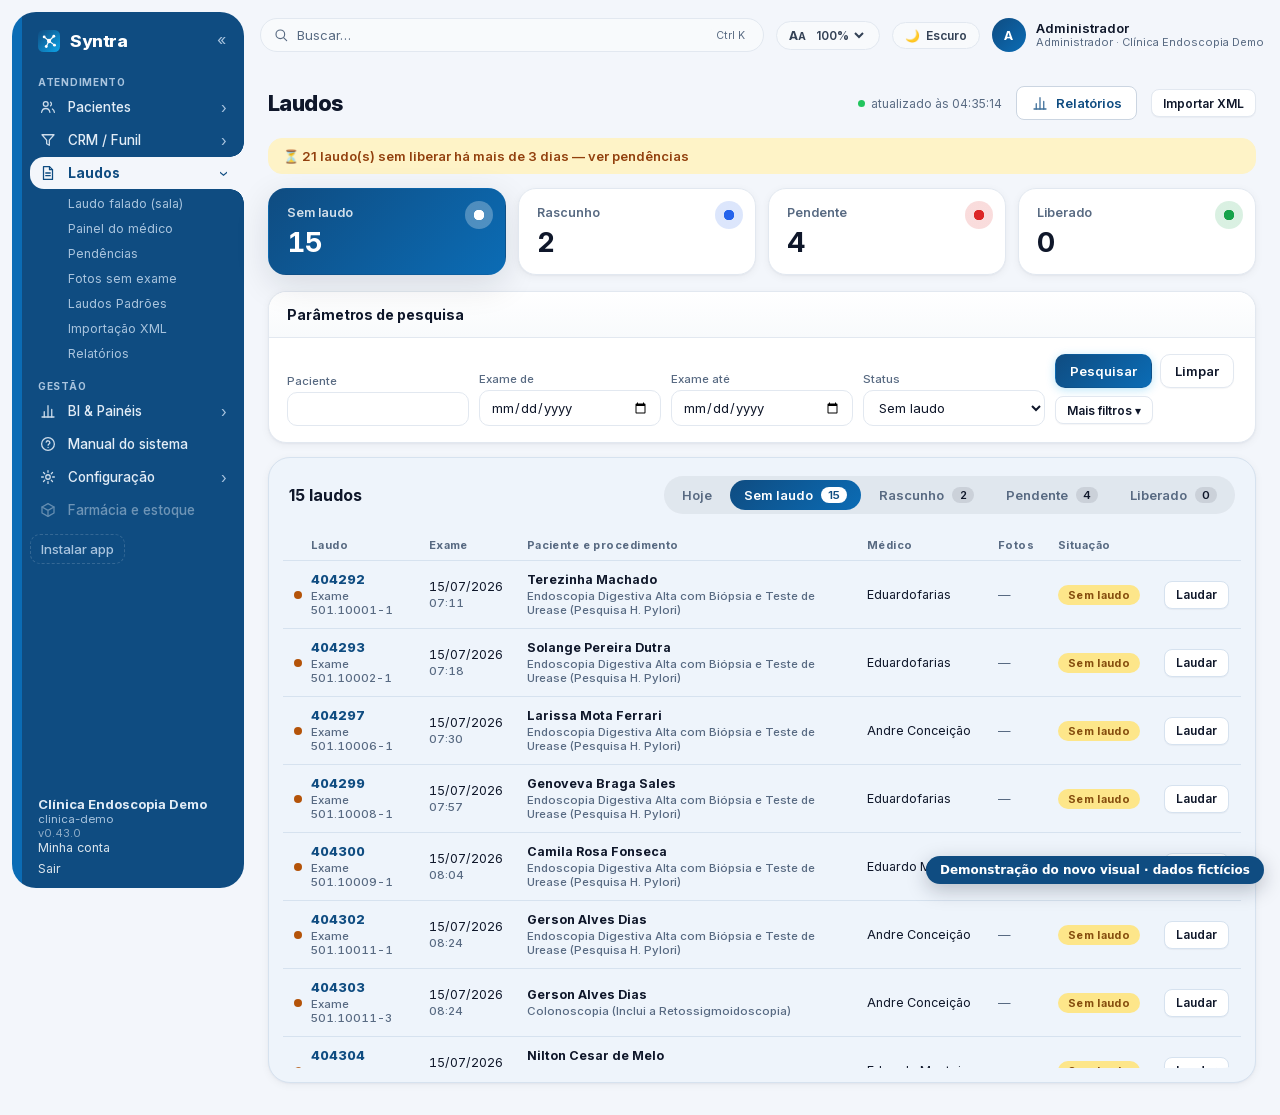
<file: laudos.html>
<!DOCTYPE html>
<html lang="pt-BR" class="inter_e3d26d0b-module__b_Op2q__variable"><head>
<meta name="robots" content="noindex">
<link rel="stylesheet" href="estilo.css">
<link rel="stylesheet" href="demo.css">
<script src="demo.js"></script><meta charset="utf-8"><meta name="viewport" content="width=device-width, initial-scale=1"><meta name="theme-color" content="#0f4c81"><title>Syntra — gestão para clínicas e hospitais</title><meta name="description" content="Syntra: plataforma completa de gestão em saúde — agenda, prontuário, laudos, faturamento, financeiro e BI."><meta name="application-name" content="Syntra"><meta name="mobile-web-app-capable" content="yes"><meta name="apple-mobile-web-app-title" content="Syntra"><meta name="apple-mobile-web-app-status-bar-style" content="default"><link rel="icon" href="favicon.svg"><meta name="next-size-adjust" content=""></head><body><div hidden=""><!--$--><!--/$--></div><div class="shell"><a href="#conteudo" class="pular-conteudo">Pular para o conteúdo</a><aside class="sidebar" aria-label="Menu principal"><div class="sidebar-syntra"><a class="sidebar-marca" title="Ir para a tela inicial" href="index.html"><svg viewBox="0 0 32 32" width="22" height="22" aria-hidden="true"><defs><linearGradient id="sy-nav" x1="0" y1="0" x2="32" y2="32" gradientUnits="userSpaceOnUse"><stop offset="0" stop-color="#0f4c81"></stop><stop offset="1" stop-color="#0ea5e9"></stop></linearGradient></defs><rect width="32" height="32" rx="8" fill="url(#sy-nav)"></rect><g stroke="#fff" stroke-width="1.8" stroke-linecap="round" opacity="0.95"><line x1="9" y1="10" x2="16" y2="16"></line><line x1="16" y1="16" x2="23" y2="9"></line><line x1="16" y1="16" x2="12" y2="24"></line><line x1="16" y1="16" x2="24" y2="22"></line></g><g fill="#fff"><circle cx="16" cy="16" r="3.1"></circle><circle cx="9" cy="10" r="2.1"></circle><circle cx="23" cy="9" r="2.1"></circle><circle cx="12" cy="24" r="2.1"></circle><circle cx="24" cy="22" r="2.1"></circle></g></svg><span>Syntra</span></a><button type="button" class="menu-recolher-btn" title="Recolher o menu (Alt+Shift+M recolhe tudo)" aria-label="Recolher o menu" aria-keyshortcuts="Alt+Shift+M">«</button></div><div class="sidebar-scroll"><nav class="gm" aria-label="Módulos do sistema"><div><div class="gm-secao">Atendimento</div><div class="gm-grupo"><div class="gm-linha"><a class="gm-cab" href="pacientes.html"><span class="gm-icone"><svg viewBox="0 0 24 24" width="18" height="18" aria-hidden="true" fill="none" stroke="currentColor" stroke-width="1.7" stroke-linecap="round" stroke-linejoin="round"><circle cx="9" cy="8" r="3.2"></circle><path d="M3.5 19c.6-3.2 2.8-5 5.5-5s4.9 1.8 5.5 5"></path><path d="M15.5 5.6a3.2 3.2 0 0 1 0 4.8M17.8 14.6c1.4.8 2.4 2.3 2.7 4.4"></path></svg></span><span class="gm-rotulo">Pacientes</span></a><button type="button" class="gm-toggle" aria-expanded="false" aria-label="Mais telas de Pacientes"><span class="gm-seta" aria-hidden="true">›</span></button></div><div class="gm-filhos"><div><div class="gm-sub-linha"><a class="gm-sub" href="#" data-fora-da-demo="">Busca clínica</a><button type="button" class="gm-fixar" aria-pressed="false" aria-label="Fixar Busca clínica nos favoritos" title="Fixar nos favoritos"><svg viewBox="0 0 24 24" width="14" height="14" aria-hidden="true" focusable="false" style="flex-shrink:0;vertical-align:-0.15em" fill="none" stroke="currentColor" stroke-width="1.7" stroke-linecap="round" stroke-linejoin="round"><path d="m12 3.8 2.4 5 5.4.7-4 3.7 1 5.4-4.8-2.6-4.8 2.6 1-5.4-4-3.7 5.4-.7L12 3.8Z"></path></svg></button></div></div><div><div class="gm-sub-linha"><a class="gm-sub" href="busca-ativa.html">Busca ativa</a><button type="button" class="gm-fixar" aria-pressed="false" aria-label="Fixar Busca ativa nos favoritos" title="Fixar nos favoritos"><svg viewBox="0 0 24 24" width="14" height="14" aria-hidden="true" focusable="false" style="flex-shrink:0;vertical-align:-0.15em" fill="none" stroke="currentColor" stroke-width="1.7" stroke-linecap="round" stroke-linejoin="round"><path d="m12 3.8 2.4 5 5.4.7-4 3.7 1 5.4-4.8-2.6-4.8 2.6 1-5.4-4-3.7 5.4-.7L12 3.8Z"></path></svg></button></div></div><div><div class="gm-sub-linha"><a class="gm-sub" href="#" data-fora-da-demo="">Pesquisa de satisfação</a><button type="button" class="gm-fixar" aria-pressed="false" aria-label="Fixar Pesquisa de satisfação nos favoritos" title="Fixar nos favoritos"><svg viewBox="0 0 24 24" width="14" height="14" aria-hidden="true" focusable="false" style="flex-shrink:0;vertical-align:-0.15em" fill="none" stroke="currentColor" stroke-width="1.7" stroke-linecap="round" stroke-linejoin="round"><path d="m12 3.8 2.4 5 5.4.7-4 3.7 1 5.4-4.8-2.6-4.8 2.6 1-5.4-4-3.7 5.4-.7L12 3.8Z"></path></svg></button></div></div><div><div class="gm-sub-linha"><a class="gm-sub" href="#" data-fora-da-demo="">Relatórios</a><button type="button" class="gm-fixar" aria-pressed="false" aria-label="Fixar Relatórios nos favoritos" title="Fixar nos favoritos"><svg viewBox="0 0 24 24" width="14" height="14" aria-hidden="true" focusable="false" style="flex-shrink:0;vertical-align:-0.15em" fill="none" stroke="currentColor" stroke-width="1.7" stroke-linecap="round" stroke-linejoin="round"><path d="m12 3.8 2.4 5 5.4.7-4 3.7 1 5.4-4.8-2.6-4.8 2.6 1-5.4-4-3.7 5.4-.7L12 3.8Z"></path></svg></button></div></div></div></div></div><div><div class="gm-grupo"><div class="gm-linha"><a class="gm-cab" href="crm.html"><span class="gm-icone"><svg viewBox="0 0 24 24" width="18" height="18" aria-hidden="true" fill="none" stroke="currentColor" stroke-width="1.7" stroke-linecap="round" stroke-linejoin="round"><path d="M4 5h16l-6.2 7.2V19l-3.6-2v-4.8L4 5Z"></path></svg></span><span class="gm-rotulo">CRM / Funil</span></a><button type="button" class="gm-toggle" aria-expanded="false" aria-label="Mais telas de CRM / Funil"><span class="gm-seta" aria-hidden="true">›</span></button></div><div class="gm-filhos"><div><div class="gm-sub-linha"><a class="gm-sub" href="#" data-fora-da-demo="">Busca ativa</a><button type="button" class="gm-fixar" aria-pressed="false" aria-label="Fixar Busca ativa nos favoritos" title="Fixar nos favoritos"><svg viewBox="0 0 24 24" width="14" height="14" aria-hidden="true" focusable="false" style="flex-shrink:0;vertical-align:-0.15em" fill="none" stroke="currentColor" stroke-width="1.7" stroke-linecap="round" stroke-linejoin="round"><path d="m12 3.8 2.4 5 5.4.7-4 3.7 1 5.4-4.8-2.6-4.8 2.6 1-5.4-4-3.7 5.4-.7L12 3.8Z"></path></svg></button></div></div><div><div class="gm-sub-linha"><a class="gm-sub" href="#" data-fora-da-demo="">Relatórios</a><button type="button" class="gm-fixar" aria-pressed="false" aria-label="Fixar Relatórios nos favoritos" title="Fixar nos favoritos"><svg viewBox="0 0 24 24" width="14" height="14" aria-hidden="true" focusable="false" style="flex-shrink:0;vertical-align:-0.15em" fill="none" stroke="currentColor" stroke-width="1.7" stroke-linecap="round" stroke-linejoin="round"><path d="m12 3.8 2.4 5 5.4.7-4 3.7 1 5.4-4.8-2.6-4.8 2.6 1-5.4-4-3.7 5.4-.7L12 3.8Z"></path></svg></button></div></div></div></div></div><div><div class="gm-grupo"><div class="gm-linha"><a class="gm-cab on" aria-current="page" href="laudos.html"><span class="gm-icone"><svg viewBox="0 0 24 24" width="18" height="18" aria-hidden="true" fill="none" stroke="currentColor" stroke-width="1.7" stroke-linecap="round" stroke-linejoin="round"><path d="M6 3.5h8l4 4v13H6V3.5Z"></path><path d="M14 3.5v4h4M9 12h6M9 15.5h6"></path></svg></span><span class="gm-rotulo">Laudos</span></a><button type="button" class="gm-toggle" aria-expanded="true" aria-label="Mais telas de Laudos"><span class="gm-seta aberta" aria-hidden="true">›</span></button></div><div class="gm-filhos abertos"><div><div class="gm-sub-linha"><a class="gm-sub" href="#" data-fora-da-demo="">Laudo falado (sala)</a><button type="button" class="gm-fixar" aria-pressed="false" aria-label="Fixar Laudo falado (sala) nos favoritos" title="Fixar nos favoritos"><svg viewBox="0 0 24 24" width="14" height="14" aria-hidden="true" focusable="false" style="flex-shrink:0;vertical-align:-0.15em" fill="none" stroke="currentColor" stroke-width="1.7" stroke-linecap="round" stroke-linejoin="round"><path d="m12 3.8 2.4 5 5.4.7-4 3.7 1 5.4-4.8-2.6-4.8 2.6 1-5.4-4-3.7 5.4-.7L12 3.8Z"></path></svg></button></div></div><div><div class="gm-sub-linha"><a class="gm-sub" href="#" data-fora-da-demo="">Painel do médico</a><button type="button" class="gm-fixar" aria-pressed="false" aria-label="Fixar Painel do médico nos favoritos" title="Fixar nos favoritos"><svg viewBox="0 0 24 24" width="14" height="14" aria-hidden="true" focusable="false" style="flex-shrink:0;vertical-align:-0.15em" fill="none" stroke="currentColor" stroke-width="1.7" stroke-linecap="round" stroke-linejoin="round"><path d="m12 3.8 2.4 5 5.4.7-4 3.7 1 5.4-4.8-2.6-4.8 2.6 1-5.4-4-3.7 5.4-.7L12 3.8Z"></path></svg></button></div></div><div><div class="gm-sub-linha"><a class="gm-sub" href="pendencias.html">Pendências</a><button type="button" class="gm-fixar" aria-pressed="false" aria-label="Fixar Pendências nos favoritos" title="Fixar nos favoritos"><svg viewBox="0 0 24 24" width="14" height="14" aria-hidden="true" focusable="false" style="flex-shrink:0;vertical-align:-0.15em" fill="none" stroke="currentColor" stroke-width="1.7" stroke-linecap="round" stroke-linejoin="round"><path d="m12 3.8 2.4 5 5.4.7-4 3.7 1 5.4-4.8-2.6-4.8 2.6 1-5.4-4-3.7 5.4-.7L12 3.8Z"></path></svg></button></div></div><div><div class="gm-sub-linha"><a class="gm-sub" href="#" data-fora-da-demo="">Fotos sem exame</a><button type="button" class="gm-fixar" aria-pressed="false" aria-label="Fixar Fotos sem exame nos favoritos" title="Fixar nos favoritos"><svg viewBox="0 0 24 24" width="14" height="14" aria-hidden="true" focusable="false" style="flex-shrink:0;vertical-align:-0.15em" fill="none" stroke="currentColor" stroke-width="1.7" stroke-linecap="round" stroke-linejoin="round"><path d="m12 3.8 2.4 5 5.4.7-4 3.7 1 5.4-4.8-2.6-4.8 2.6 1-5.4-4-3.7 5.4-.7L12 3.8Z"></path></svg></button></div></div><div><div class="gm-sub-linha"><a class="gm-sub" href="#" data-fora-da-demo="">Laudos Padrões</a><button type="button" class="gm-fixar" aria-pressed="false" aria-label="Fixar Laudos Padrões nos favoritos" title="Fixar nos favoritos"><svg viewBox="0 0 24 24" width="14" height="14" aria-hidden="true" focusable="false" style="flex-shrink:0;vertical-align:-0.15em" fill="none" stroke="currentColor" stroke-width="1.7" stroke-linecap="round" stroke-linejoin="round"><path d="m12 3.8 2.4 5 5.4.7-4 3.7 1 5.4-4.8-2.6-4.8 2.6 1-5.4-4-3.7 5.4-.7L12 3.8Z"></path></svg></button></div></div><div><div class="gm-sub-linha"><a class="gm-sub" href="#" data-fora-da-demo="">Importação XML</a><button type="button" class="gm-fixar" aria-pressed="false" aria-label="Fixar Importação XML nos favoritos" title="Fixar nos favoritos"><svg viewBox="0 0 24 24" width="14" height="14" aria-hidden="true" focusable="false" style="flex-shrink:0;vertical-align:-0.15em" fill="none" stroke="currentColor" stroke-width="1.7" stroke-linecap="round" stroke-linejoin="round"><path d="m12 3.8 2.4 5 5.4.7-4 3.7 1 5.4-4.8-2.6-4.8 2.6 1-5.4-4-3.7 5.4-.7L12 3.8Z"></path></svg></button></div></div><div><div class="gm-sub-linha"><a class="gm-sub" href="#" data-fora-da-demo="">Relatórios</a><button type="button" class="gm-fixar" aria-pressed="false" aria-label="Fixar Relatórios nos favoritos" title="Fixar nos favoritos"><svg viewBox="0 0 24 24" width="14" height="14" aria-hidden="true" focusable="false" style="flex-shrink:0;vertical-align:-0.15em" fill="none" stroke="currentColor" stroke-width="1.7" stroke-linecap="round" stroke-linejoin="round"><path d="m12 3.8 2.4 5 5.4.7-4 3.7 1 5.4-4.8-2.6-4.8 2.6 1-5.4-4-3.7 5.4-.7L12 3.8Z"></path></svg></button></div></div></div></div></div><div><div class="gm-secao">Gestão</div><div class="gm-grupo"><div class="gm-linha"><a class="gm-cab" href="bi.html"><span class="gm-icone"><svg viewBox="0 0 24 24" width="18" height="18" aria-hidden="true" fill="none" stroke="currentColor" stroke-width="1.7" stroke-linecap="round" stroke-linejoin="round"><path d="M4 20h16"></path><path d="M7 20v-7M12 20V5M17 20v-10"></path></svg></span><span class="gm-rotulo">BI &amp; Painéis</span></a><button type="button" class="gm-toggle" aria-expanded="false" aria-label="Mais telas de BI &amp; Painéis"><span class="gm-seta" aria-hidden="true">›</span></button></div><div class="gm-filhos"><div><div class="gm-sub-linha"><a class="gm-sub" href="#" data-fora-da-demo="">Pacientes: origem e frequência</a><button type="button" class="gm-fixar" aria-pressed="false" aria-label="Fixar Pacientes: origem e frequência nos favoritos" title="Fixar nos favoritos"><svg viewBox="0 0 24 24" width="14" height="14" aria-hidden="true" focusable="false" style="flex-shrink:0;vertical-align:-0.15em" fill="none" stroke="currentColor" stroke-width="1.7" stroke-linecap="round" stroke-linejoin="round"><path d="m12 3.8 2.4 5 5.4.7-4 3.7 1 5.4-4.8-2.6-4.8 2.6 1-5.4-4-3.7 5.4-.7L12 3.8Z"></path></svg></button></div></div><div><div class="gm-sub-linha"><a class="gm-sub" href="#" data-fora-da-demo="">Comercial</a><button type="button" class="gm-fixar" aria-pressed="false" aria-label="Fixar Comercial nos favoritos" title="Fixar nos favoritos"><svg viewBox="0 0 24 24" width="14" height="14" aria-hidden="true" focusable="false" style="flex-shrink:0;vertical-align:-0.15em" fill="none" stroke="currentColor" stroke-width="1.7" stroke-linecap="round" stroke-linejoin="round"><path d="m12 3.8 2.4 5 5.4.7-4 3.7 1 5.4-4.8-2.6-4.8 2.6 1-5.4-4-3.7 5.4-.7L12 3.8Z"></path></svg></button></div></div><div><div class="gm-sub-linha"><a class="gm-sub" href="#" data-fora-da-demo="">Painel de gestão (TV)</a><button type="button" class="gm-fixar" aria-pressed="false" aria-label="Fixar Painel de gestão (TV) nos favoritos" title="Fixar nos favoritos"><svg viewBox="0 0 24 24" width="14" height="14" aria-hidden="true" focusable="false" style="flex-shrink:0;vertical-align:-0.15em" fill="none" stroke="currentColor" stroke-width="1.7" stroke-linecap="round" stroke-linejoin="round"><path d="m12 3.8 2.4 5 5.4.7-4 3.7 1 5.4-4.8-2.6-4.8 2.6 1-5.4-4-3.7 5.4-.7L12 3.8Z"></path></svg></button></div></div><div><div class="gm-sub-linha"><a class="gm-sub" href="bi-explorar.html">Explorar dados</a><button type="button" class="gm-fixar" aria-pressed="false" aria-label="Fixar Explorar dados nos favoritos" title="Fixar nos favoritos"><svg viewBox="0 0 24 24" width="14" height="14" aria-hidden="true" focusable="false" style="flex-shrink:0;vertical-align:-0.15em" fill="none" stroke="currentColor" stroke-width="1.7" stroke-linecap="round" stroke-linejoin="round"><path d="m12 3.8 2.4 5 5.4.7-4 3.7 1 5.4-4.8-2.6-4.8 2.6 1-5.4-4-3.7 5.4-.7L12 3.8Z"></path></svg></button></div></div></div></div></div><div><a class="gm-item" href="manual.html"><span class="gm-icone"><svg viewBox="0 0 24 24" width="18" height="18" aria-hidden="true" fill="none" stroke="currentColor" stroke-width="1.7" stroke-linecap="round" stroke-linejoin="round"><circle cx="12" cy="12" r="8.5"></circle><path d="M9.6 9.5a2.5 2.5 0 0 1 4.9.7c0 1.6-2.3 2-2.3 3.4"></path><path d="M12.1 16.6h.01"></path></svg></span><span class="gm-rotulo">Manual do sistema</span></a></div><div><div class="gm-grupo"><div class="gm-linha"><a class="gm-cab" href="#" data-fora-da-demo=""><span class="gm-icone"><svg viewBox="0 0 24 24" width="18" height="18" aria-hidden="true" fill="none" stroke="currentColor" stroke-width="1.7" stroke-linecap="round" stroke-linejoin="round"><circle cx="12" cy="12" r="3"></circle><path d="M12 3.5v2.3M12 18.2v2.3M3.5 12h2.3M18.2 12h2.3M6 6l1.6 1.6M16.4 16.4 18 18M18 6l-1.6 1.6M7.6 16.4 6 18"></path></svg></span><span class="gm-rotulo">Configuração</span></a><button type="button" class="gm-toggle" aria-expanded="false" aria-label="Mais telas de Configuração"><span class="gm-seta" aria-hidden="true">›</span></button></div><div class="gm-filhos"><div><div class="gm-sub-linha"><a class="gm-sub" href="#" data-fora-da-demo="">Cadastros</a><button type="button" class="gm-fixar" aria-pressed="false" aria-label="Fixar Cadastros nos favoritos" title="Fixar nos favoritos"><svg viewBox="0 0 24 24" width="14" height="14" aria-hidden="true" focusable="false" style="flex-shrink:0;vertical-align:-0.15em" fill="none" stroke="currentColor" stroke-width="1.7" stroke-linecap="round" stroke-linejoin="round"><path d="m12 3.8 2.4 5 5.4.7-4 3.7 1 5.4-4.8-2.6-4.8 2.6 1-5.4-4-3.7 5.4-.7L12 3.8Z"></path></svg></button></div></div><div><div class="gm-sub-linha"><a class="gm-sub" href="#" data-fora-da-demo="">Empresa &amp; tributos</a><button type="button" class="gm-fixar" aria-pressed="false" aria-label="Fixar Empresa &amp; tributos nos favoritos" title="Fixar nos favoritos"><svg viewBox="0 0 24 24" width="14" height="14" aria-hidden="true" focusable="false" style="flex-shrink:0;vertical-align:-0.15em" fill="none" stroke="currentColor" stroke-width="1.7" stroke-linecap="round" stroke-linejoin="round"><path d="m12 3.8 2.4 5 5.4.7-4 3.7 1 5.4-4.8-2.6-4.8 2.6 1-5.4-4-3.7 5.4-.7L12 3.8Z"></path></svg></button></div></div><div><div class="gm-sub-linha"><a class="gm-sub" href="profissionais.html">Profissionais</a><button type="button" class="gm-fixar" aria-pressed="false" aria-label="Fixar Profissionais nos favoritos" title="Fixar nos favoritos"><svg viewBox="0 0 24 24" width="14" height="14" aria-hidden="true" focusable="false" style="flex-shrink:0;vertical-align:-0.15em" fill="none" stroke="currentColor" stroke-width="1.7" stroke-linecap="round" stroke-linejoin="round"><path d="m12 3.8 2.4 5 5.4.7-4 3.7 1 5.4-4.8-2.6-4.8 2.6 1-5.4-4-3.7 5.4-.7L12 3.8Z"></path></svg></button></div></div><div><div class="gm-sub-linha"><a class="gm-sub" href="#" data-fora-da-demo="">Unidades (filiais)</a><button type="button" class="gm-fixar" aria-pressed="false" aria-label="Fixar Unidades (filiais) nos favoritos" title="Fixar nos favoritos"><svg viewBox="0 0 24 24" width="14" height="14" aria-hidden="true" focusable="false" style="flex-shrink:0;vertical-align:-0.15em" fill="none" stroke="currentColor" stroke-width="1.7" stroke-linecap="round" stroke-linejoin="round"><path d="m12 3.8 2.4 5 5.4.7-4 3.7 1 5.4-4.8-2.6-4.8 2.6 1-5.4-4-3.7 5.4-.7L12 3.8Z"></path></svg></button></div></div><div><div class="gm-sub-linha"><a class="gm-sub" href="#" data-fora-da-demo="">Fornecedores</a><button type="button" class="gm-fixar" aria-pressed="false" aria-label="Fixar Fornecedores nos favoritos" title="Fixar nos favoritos"><svg viewBox="0 0 24 24" width="14" height="14" aria-hidden="true" focusable="false" style="flex-shrink:0;vertical-align:-0.15em" fill="none" stroke="currentColor" stroke-width="1.7" stroke-linecap="round" stroke-linejoin="round"><path d="m12 3.8 2.4 5 5.4.7-4 3.7 1 5.4-4.8-2.6-4.8 2.6 1-5.4-4-3.7 5.4-.7L12 3.8Z"></path></svg></button></div></div><div><div class="gm-sub-linha"><a class="gm-sub" href="procedimentos.html">Procedimentos / exames</a><button type="button" class="gm-fixar" aria-pressed="false" aria-label="Fixar Procedimentos / exames nos favoritos" title="Fixar nos favoritos"><svg viewBox="0 0 24 24" width="14" height="14" aria-hidden="true" focusable="false" style="flex-shrink:0;vertical-align:-0.15em" fill="none" stroke="currentColor" stroke-width="1.7" stroke-linecap="round" stroke-linejoin="round"><path d="m12 3.8 2.4 5 5.4.7-4 3.7 1 5.4-4.8-2.6-4.8 2.6 1-5.4-4-3.7 5.4-.7L12 3.8Z"></path></svg></button></div></div><div><div class="gm-sub-linha"><a class="gm-sub" href="#" data-fora-da-demo="">Integrações &amp; caminhos</a><button type="button" class="gm-fixar" aria-pressed="false" aria-label="Fixar Integrações &amp; caminhos nos favoritos" title="Fixar nos favoritos"><svg viewBox="0 0 24 24" width="14" height="14" aria-hidden="true" focusable="false" style="flex-shrink:0;vertical-align:-0.15em" fill="none" stroke="currentColor" stroke-width="1.7" stroke-linecap="round" stroke-linejoin="round"><path d="m12 3.8 2.4 5 5.4.7-4 3.7 1 5.4-4.8-2.6-4.8 2.6 1-5.4-4-3.7 5.4-.7L12 3.8Z"></path></svg></button></div></div><div><div class="gm-sub-linha"><a class="gm-sub" href="#" data-fora-da-demo="">Integrações e API</a><button type="button" class="gm-fixar" aria-pressed="false" aria-label="Fixar Integrações e API nos favoritos" title="Fixar nos favoritos"><svg viewBox="0 0 24 24" width="14" height="14" aria-hidden="true" focusable="false" style="flex-shrink:0;vertical-align:-0.15em" fill="none" stroke="currentColor" stroke-width="1.7" stroke-linecap="round" stroke-linejoin="round"><path d="m12 3.8 2.4 5 5.4.7-4 3.7 1 5.4-4.8-2.6-4.8 2.6 1-5.4-4-3.7 5.4-.7L12 3.8Z"></path></svg></button></div></div><div><div class="gm-sub-linha"><a class="gm-sub" href="#" data-fora-da-demo="">PACS / DICOM</a><button type="button" class="gm-fixar" aria-pressed="false" aria-label="Fixar PACS / DICOM nos favoritos" title="Fixar nos favoritos"><svg viewBox="0 0 24 24" width="14" height="14" aria-hidden="true" focusable="false" style="flex-shrink:0;vertical-align:-0.15em" fill="none" stroke="currentColor" stroke-width="1.7" stroke-linecap="round" stroke-linejoin="round"><path d="m12 3.8 2.4 5 5.4.7-4 3.7 1 5.4-4.8-2.6-4.8 2.6 1-5.4-4-3.7 5.4-.7L12 3.8Z"></path></svg></button></div></div><div><div class="gm-sub-linha"><a class="gm-sub" href="#" data-fora-da-demo="">Unidades remotas</a><button type="button" class="gm-fixar" aria-pressed="false" aria-label="Fixar Unidades remotas nos favoritos" title="Fixar nos favoritos"><svg viewBox="0 0 24 24" width="14" height="14" aria-hidden="true" focusable="false" style="flex-shrink:0;vertical-align:-0.15em" fill="none" stroke="currentColor" stroke-width="1.7" stroke-linecap="round" stroke-linejoin="round"><path d="m12 3.8 2.4 5 5.4.7-4 3.7 1 5.4-4.8-2.6-4.8 2.6 1-5.4-4-3.7 5.4-.7L12 3.8Z"></path></svg></button></div></div><div><div class="gm-sub-linha"><a class="gm-sub" href="#" data-fora-da-demo="">Links &amp; dispositivos</a><button type="button" class="gm-fixar" aria-pressed="false" aria-label="Fixar Links &amp; dispositivos nos favoritos" title="Fixar nos favoritos"><svg viewBox="0 0 24 24" width="14" height="14" aria-hidden="true" focusable="false" style="flex-shrink:0;vertical-align:-0.15em" fill="none" stroke="currentColor" stroke-width="1.7" stroke-linecap="round" stroke-linejoin="round"><path d="m12 3.8 2.4 5 5.4.7-4 3.7 1 5.4-4.8-2.6-4.8 2.6 1-5.4-4-3.7 5.4-.7L12 3.8Z"></path></svg></button></div></div><div><div class="gm-sub-linha"><a class="gm-sub" href="#" data-fora-da-demo="">Segurança e privacidade</a><button type="button" class="gm-fixar" aria-pressed="false" aria-label="Fixar Segurança e privacidade nos favoritos" title="Fixar nos favoritos"><svg viewBox="0 0 24 24" width="14" height="14" aria-hidden="true" focusable="false" style="flex-shrink:0;vertical-align:-0.15em" fill="none" stroke="currentColor" stroke-width="1.7" stroke-linecap="round" stroke-linejoin="round"><path d="m12 3.8 2.4 5 5.4.7-4 3.7 1 5.4-4.8-2.6-4.8 2.6 1-5.4-4-3.7 5.4-.7L12 3.8Z"></path></svg></button></div></div><div><div class="gm-sub-linha"><a class="gm-sub" href="#" data-fora-da-demo="">Auditoria</a><button type="button" class="gm-fixar" aria-pressed="false" aria-label="Fixar Auditoria nos favoritos" title="Fixar nos favoritos"><svg viewBox="0 0 24 24" width="14" height="14" aria-hidden="true" focusable="false" style="flex-shrink:0;vertical-align:-0.15em" fill="none" stroke="currentColor" stroke-width="1.7" stroke-linecap="round" stroke-linejoin="round"><path d="m12 3.8 2.4 5 5.4.7-4 3.7 1 5.4-4.8-2.6-4.8 2.6 1-5.4-4-3.7 5.4-.7L12 3.8Z"></path></svg></button></div></div><div><div class="gm-sub-linha"><a class="gm-sub" href="#" data-fora-da-demo="">Saúde do sistema</a><button type="button" class="gm-fixar" aria-pressed="false" aria-label="Fixar Saúde do sistema nos favoritos" title="Fixar nos favoritos"><svg viewBox="0 0 24 24" width="14" height="14" aria-hidden="true" focusable="false" style="flex-shrink:0;vertical-align:-0.15em" fill="none" stroke="currentColor" stroke-width="1.7" stroke-linecap="round" stroke-linejoin="round"><path d="m12 3.8 2.4 5 5.4.7-4 3.7 1 5.4-4.8-2.6-4.8 2.6 1-5.4-4-3.7 5.4-.7L12 3.8Z"></path></svg></button></div></div></div></div></div><div><span class="gm-item off" title="Módulo não contratado" aria-disabled="true"><span class="gm-icone"><svg viewBox="0 0 24 24" width="18" height="18" aria-hidden="true" fill="none" stroke="currentColor" stroke-width="1.7" stroke-linecap="round" stroke-linejoin="round"><path d="M12 3.5 20 8v8l-8 4.5L4 16V8l8-4.5Z"></path><path d="M4 8l8 4.5L20 8M12 12.5V20"></path></svg></span><span class="gm-rotulo">Farmácia e estoque</span></span></div></nav><button type="button" class="nav-instalar">Instalar app</button></div><div class="sidebar-foot"><strong>Clínica Endoscopia Demo</strong><span>clinica-demo</span><small title="Versão em execução (informe ao suporte)" style="display:block;opacity:0.6;font-size:11px">v0.43.0</small><a class="gm-sair" style="text-align:center;text-decoration:none" href="#" data-fora-da-demo="">Minha conta</a><form action="" enctype="multipart/form-data" method="POST" onsubmit="return false"><input type="hidden" name="$ACTION_ID_005bcd10de8870052bda116b38fc1c81444760dc3f"><button type="submit" class="gm-sair">Sair</button></form></div></aside><div class="main"><header class="cab-app"><button type="button" class="menu-mobile-btn" aria-label="Abrir menu" aria-expanded="false">☰</button><button type="button" class="menu-expandir-btn" title="Mostrar o menu" aria-label="Mostrar o menu">☰</button><button type="button" class="paleta-gatilho" title="Busca global (Ctrl+K)" aria-label="Buscar paciente, tela ou ação (Ctrl K)" aria-haspopup="dialog"><svg viewBox="0 0 24 24" width="16" height="16" aria-hidden="true" focusable="false" style="flex-shrink:0;vertical-align:-0.15em" fill="none" stroke="currentColor" stroke-width="1.7" stroke-linecap="round" stroke-linejoin="round"><circle cx="11" cy="11" r="6.5"></circle><path d="m16.2 16.2 4.3 4.3"></path></svg> Buscar… <kbd aria-hidden="true">Ctrl K</kbd></button><div class="cab-dir"><label class="tema-toggle" title="Tamanho da tela — aumenta letras e botões (vale para você, em qualquer computador)" style="display:inline-flex;align-items:center;gap:4px"><span aria-hidden="true" style="font-weight:700">A<small>A</small></span><select aria-label="Tamanho da tela" class="zoom-sel" data-campo="zoom-tela" style="border:0;background:transparent;color:inherit;font:inherit"><option value="100" selected="">100<!-- -->%</option><option value="110">110<!-- -->%</option><option value="125">125<!-- -->%</option><option value="150">150<!-- -->%</option></select></label><button type="button" class="tema-toggle" title="Mudar para o tema claro"><span aria-hidden="true">☀️</span> <!-- -->Claro</button><div class="cab-user"><span class="cab-avatar" aria-hidden="true">A</span><span class="cab-nome">Administrador<small>Administrador<!-- --> · <!-- -->Clínica Endoscopia Demo</small></span></div></div></header><main id="conteudo" class="conteudo-principal" tabindex="-1"><div class="topbar"><h1>Laudos</h1><div style="display: flex; align-items: center; gap: 14px;"><span class="auto-refresh" title="A tela se atualiza sozinha a cada 15 segundos, sem recarregar a página"><span class="auto-refresh-dot" aria-hidden="true"></span>atualizado às 04:35:14</span><a class="btn-relatorios" title="Relatórios do módulo — abrir, imprimir e exportar (Excel/PDF)" href="#" data-fora-da-demo=""><svg viewBox="0 0 24 24" width="18" height="18" aria-hidden="true" fill="none" stroke="currentColor" stroke-width="1.7" stroke-linecap="round" stroke-linejoin="round"><path d="M4 20h16"></path><path d="M7 20v-7M12 20V5M17 20v-10"></path></svg> Relatórios</a><a class="btn btn-sm" href="#" data-fora-da-demo="">Importar XML</a></div></div><div class="content laudos-lista"><a class="alerta-pendencias" href="pendencias.html">⏳ 21 laudo(s) sem liberar há mais de 3 dias — ver pendências</a><div class="stats"><a class="stat SEM_LAUDO on" aria-current="true" href="laudos.html" style="text-decoration: none; color: inherit;"><div class="n">15</div><div class="l">Sem laudo</div></a><a class="stat RASCUNHO" href="#" style="text-decoration: none; color: inherit;" data-fora-da-demo=""><div class="n">2</div><div class="l">Rascunho</div></a><a class="stat PENDENTE" href="#" style="text-decoration: none; color: inherit;" data-fora-da-demo=""><div class="n">4</div><div class="l">Pendente</div></a><a class="stat LIBERADO" href="#" style="text-decoration: none; color: inherit;" data-fora-da-demo=""><div class="n">0</div><div class="l">Liberado</div></a></div><div class="panel" style="margin-bottom: 14px;"><div class="panel-head">Parâmetros de pesquisa</div><div class="panel-body"><form action="javascript:throw new Error('A React form was unexpectedly submitted. If you called form.submit() manually, consider using form.requestSubmit() instead. If you\'re trying to use event.stopPropagation() in a submit event handler, consider also calling event.preventDefault().')" onsubmit="return false"><div class="filtros-linha"><div class="field"><label for="paciente">Paciente</label><input id="paciente" type="text" value="" name="paciente"></div><div class="field"><label for="dataExameDe">Exame de</label><input id="dataExameDe" type="date" value="" name="dataExameDe"></div><div class="field"><label for="dataExameAte">Exame até</label><input id="dataExameAte" type="date" value="" name="dataExameAte"></div><div class="field"><label for="status">Status</label><select id="status" name="status"><option value="">Todos</option><option value="SEM_LAUDO" selected="">Sem laudo</option><option value="RASCUNHO">Rascunho</option><option value="PENDENTE">Pendente</option><option value="LIBERADO">Liberado</option><option value="CANCELADO">Cancelado</option></select></div><div class="filtros-botoes"><button class="btn btn-primary" type="submit">Pesquisar</button><button class="btn" type="button">Limpar</button><button class="btn btn-sm" type="button" aria-expanded="false">Mais filtros ▾</button></div></div></form></div></div><section class="laudos-zona zona-escura" aria-label="Lista de laudos"><div class="laudos-zona-topo"><h2>15 laudos</h2><nav class="pilulas" aria-label="Filtrar por situação"><a class="" href="laudos.html">Hoje</a><a class="on" aria-current="page" href="laudos.html">Sem laudo <span class="pilula-n">15</span></a><a class="" href="#" data-fora-da-demo="">Rascunho <span class="pilula-n">2</span></a><a class="" href="#" data-fora-da-demo="">Pendente <span class="pilula-n">4</span></a><a class="" href="#" data-fora-da-demo="">Liberado <span class="pilula-n">0</span></a></nav></div><div class="laudos-zona-folha"><div class="grid-wrap"><table class="grid grade-laudos"><thead><tr><th>Laudo</th><th>Exame</th><th>Paciente e procedimento</th><th>Médico</th><th>Fotos</th><th>Situação</th><th class="acoes"></th></tr></thead><tbody><tr class="st-SEM_LAUDO"><td data-label="Laudo"><a class="gl-num" href="laudo.html">404292</a><small class="gl-sub">Exame 501.10001-1</small></td><td data-label="Exame" class="gl-data">15/07/2026<small class="gl-sub">07:11</small></td><td data-label="Paciente" class="gl-paciente"><span class="gl-nome">Terezinha Machado</span><small class="gl-sub">Endoscopia Digestiva Alta com Biópsia e Teste de Urease (Pesquisa H. Pylori)</small></td><td data-label="Médico" title="EDUARDOFARIAS">Eduardofarias</td><td data-label="Fotos"><span style="color: var(--text-muted);">—</span></td><td data-label="Situação"><span class="badge st-SEM_LAUDO">Sem laudo</span></td><td class="acoes"><a class="btn btn-sm" href="laudo.html">Laudar</a></td></tr><tr class="st-SEM_LAUDO"><td data-label="Laudo"><a class="gl-num" href="#" data-fora-da-demo="">404293</a><small class="gl-sub">Exame 501.10002-1</small></td><td data-label="Exame" class="gl-data">15/07/2026<small class="gl-sub">07:18</small></td><td data-label="Paciente" class="gl-paciente"><span class="gl-nome">Solange Pereira Dutra</span><small class="gl-sub">Endoscopia Digestiva Alta com Biópsia e Teste de Urease (Pesquisa H. Pylori)</small></td><td data-label="Médico" title="EDUARDOFARIAS">Eduardofarias</td><td data-label="Fotos"><span style="color: var(--text-muted);">—</span></td><td data-label="Situação"><span class="badge st-SEM_LAUDO">Sem laudo</span></td><td class="acoes"><a class="btn btn-sm" href="#" data-fora-da-demo="">Laudar</a></td></tr><tr class="st-SEM_LAUDO"><td data-label="Laudo"><a class="gl-num" href="#" data-fora-da-demo="">404297</a><small class="gl-sub">Exame 501.10006-1</small></td><td data-label="Exame" class="gl-data">15/07/2026<small class="gl-sub">07:30</small></td><td data-label="Paciente" class="gl-paciente"><span class="gl-nome">Larissa Mota Ferrari</span><small class="gl-sub">Endoscopia Digestiva Alta com Biópsia e Teste de Urease (Pesquisa H. Pylori)</small></td><td data-label="Médico" title="ANDRE MOREIRA CONCEIÇÃO">Andre Conceição</td><td data-label="Fotos"><span style="color: var(--text-muted);">—</span></td><td data-label="Situação"><span class="badge st-SEM_LAUDO">Sem laudo</span></td><td class="acoes"><a class="btn btn-sm" href="#" data-fora-da-demo="">Laudar</a></td></tr><tr class="st-SEM_LAUDO"><td data-label="Laudo"><a class="gl-num" href="#" data-fora-da-demo="">404299</a><small class="gl-sub">Exame 501.10008-1</small></td><td data-label="Exame" class="gl-data">15/07/2026<small class="gl-sub">07:57</small></td><td data-label="Paciente" class="gl-paciente"><span class="gl-nome">Genoveva Braga Sales</span><small class="gl-sub">Endoscopia Digestiva Alta com Biópsia e Teste de Urease (Pesquisa H. Pylori)</small></td><td data-label="Médico" title="EDUARDOFARIAS">Eduardofarias</td><td data-label="Fotos"><span style="color: var(--text-muted);">—</span></td><td data-label="Situação"><span class="badge st-SEM_LAUDO">Sem laudo</span></td><td class="acoes"><a class="btn btn-sm" href="#" data-fora-da-demo="">Laudar</a></td></tr><tr class="st-SEM_LAUDO"><td data-label="Laudo"><a class="gl-num" href="#" data-fora-da-demo="">404300</a><small class="gl-sub">Exame 501.10009-1</small></td><td data-label="Exame" class="gl-data">15/07/2026<small class="gl-sub">08:04</small></td><td data-label="Paciente" class="gl-paciente"><span class="gl-nome">Camila Rosa Fonseca</span><small class="gl-sub">Endoscopia Digestiva Alta com Biópsia e Teste de Urease (Pesquisa H. Pylori)</small></td><td data-label="Médico" title="DR.EDUARDO MONTEIRO">Eduardo Monteiro</td><td data-label="Fotos"><span style="color: var(--text-muted);">—</span></td><td data-label="Situação"><span class="badge st-SEM_LAUDO">Sem laudo</span></td><td class="acoes"><a class="btn btn-sm" href="#" data-fora-da-demo="">Laudar</a></td></tr><tr class="st-SEM_LAUDO"><td data-label="Laudo"><a class="gl-num" href="#" data-fora-da-demo="">404302</a><small class="gl-sub">Exame 501.10011-1</small></td><td data-label="Exame" class="gl-data">15/07/2026<small class="gl-sub">08:24</small></td><td data-label="Paciente" class="gl-paciente"><span class="gl-nome">Gerson Alves Dias</span><small class="gl-sub">Endoscopia Digestiva Alta com Biópsia e Teste de Urease (Pesquisa H. Pylori)</small></td><td data-label="Médico" title="ANDRE MOREIRA CONCEIÇÃO">Andre Conceição</td><td data-label="Fotos"><span style="color: var(--text-muted);">—</span></td><td data-label="Situação"><span class="badge st-SEM_LAUDO">Sem laudo</span></td><td class="acoes"><a class="btn btn-sm" href="#" data-fora-da-demo="">Laudar</a></td></tr><tr class="st-SEM_LAUDO"><td data-label="Laudo"><a class="gl-num" href="#" data-fora-da-demo="">404303</a><small class="gl-sub">Exame 501.10011-3</small></td><td data-label="Exame" class="gl-data">15/07/2026<small class="gl-sub">08:24</small></td><td data-label="Paciente" class="gl-paciente"><span class="gl-nome">Gerson Alves Dias</span><small class="gl-sub">Colonoscopia (Inclui a Retossigmoidoscopia)</small></td><td data-label="Médico" title="ANDRE MOREIRA CONCEIÇÃO">Andre Conceição</td><td data-label="Fotos"><span style="color: var(--text-muted);">—</span></td><td data-label="Situação"><span class="badge st-SEM_LAUDO">Sem laudo</span></td><td class="acoes"><a class="btn btn-sm" href="#" data-fora-da-demo="">Laudar</a></td></tr><tr class="st-SEM_LAUDO"><td data-label="Laudo"><a class="gl-num" href="#" data-fora-da-demo="">404304</a><small class="gl-sub">Exame 501.10012-1</small></td><td data-label="Exame" class="gl-data">15/07/2026<small class="gl-sub">08:31</small></td><td data-label="Paciente" class="gl-paciente"><span class="gl-nome">Nilton Cesar de Melo</span><small class="gl-sub">Endoscopia Digestiva Alta com Biópsia e Teste de Urease (Pesquisa H. Pylori)</small></td><td data-label="Médico" title="DR.EDUARDO MONTEIRO">Eduardo Monteiro</td><td data-label="Fotos"><span style="color: var(--text-muted);">—</span></td><td data-label="Situação"><span class="badge st-SEM_LAUDO">Sem laudo</span></td><td class="acoes"><a class="btn btn-sm" href="#" data-fora-da-demo="">Laudar</a></td></tr><tr class="st-SEM_LAUDO"><td data-label="Laudo"><a class="gl-num" href="#" data-fora-da-demo="">404305</a><small class="gl-sub">Exame 501.10013-1</small></td><td data-label="Exame" class="gl-data">15/07/2026<small class="gl-sub">08:39</small></td><td data-label="Paciente" class="gl-paciente"><span class="gl-nome">Ivanir Cleusa Borges Ramos</span><small class="gl-sub">Endoscopia Digestiva Alta com Biópsia e Teste de Urease (Pesquisa H. Pylori)</small></td><td data-label="Médico" title="EDUARDOFARIAS">Eduardofarias</td><td data-label="Fotos"><span style="color: var(--text-muted);">—</span></td><td data-label="Situação"><span class="badge st-SEM_LAUDO">Sem laudo</span></td><td class="acoes"><a class="btn btn-sm" href="#" data-fora-da-demo="">Laudar</a></td></tr><tr class="st-SEM_LAUDO"><td data-label="Laudo"><a class="gl-num" href="#" data-fora-da-demo="">404307</a><small class="gl-sub">Exame 501.10015-3</small></td><td data-label="Exame" class="gl-data">15/07/2026<small class="gl-sub">08:42</small></td><td data-label="Paciente" class="gl-paciente"><span class="gl-nome">Julia Mendes Klein</span><small class="gl-sub">Endoscopia Digestiva Alta com Biópsia e Teste de Urease (Pesquisa H. Pylori)</small></td><td data-label="Médico" title="ANDRE MOREIRA CONCEIÇÃO">Andre Conceição</td><td data-label="Fotos"><span style="color: var(--text-muted);">—</span></td><td data-label="Situação"><span class="badge st-SEM_LAUDO">Sem laudo</span></td><td class="acoes"><a class="btn btn-sm" href="#" data-fora-da-demo="">Laudar</a></td></tr><tr class="st-SEM_LAUDO"><td data-label="Laudo"><a class="gl-num" href="#" data-fora-da-demo="">404308</a><small class="gl-sub">Exame 501.10016-1</small></td><td data-label="Exame" class="gl-data">15/07/2026<small class="gl-sub">09:20</small></td><td data-label="Paciente" class="gl-paciente"><span class="gl-nome">Alcides Pacheco</span><small class="gl-sub">Endoscopia Digestiva Alta com Biópsia e Teste de Urease (Pesquisa H. Pylori)</small></td><td data-label="Médico" title="EDUARDOFARIAS">Eduardofarias</td><td data-label="Fotos"><span style="color: var(--text-muted);">—</span></td><td data-label="Situação"><span class="badge st-SEM_LAUDO">Sem laudo</span></td><td class="acoes"><a class="btn btn-sm" href="#" data-fora-da-demo="">Laudar</a></td></tr><tr class="st-SEM_LAUDO"><td data-label="Laudo"><a class="gl-num" href="#" data-fora-da-demo="">404309</a><small class="gl-sub">Exame 501.10017-1</small></td><td data-label="Exame" class="gl-data">15/07/2026<small class="gl-sub">08:58</small></td><td data-label="Paciente" class="gl-paciente"><span class="gl-nome">Kelly Cristina Zanini</span><small class="gl-sub">Endoscopia Digestiva Alta com Biópsia e Teste de Urease (Pesquisa H. Pylori)</small></td><td data-label="Médico" title="DR.EDUARDO MONTEIRO">Eduardo Monteiro</td><td data-label="Fotos"><span style="color: var(--text-muted);">—</span></td><td data-label="Situação"><span class="badge st-SEM_LAUDO">Sem laudo</span></td><td class="acoes"><a class="btn btn-sm" href="#" data-fora-da-demo="">Laudar</a></td></tr><tr class="st-SEM_LAUDO"><td data-label="Laudo"><a class="gl-num" href="#" data-fora-da-demo="">404310</a><small class="gl-sub">Exame 501.10018-1</small></td><td data-label="Exame" class="gl-data">15/07/2026<small class="gl-sub">09:02</small></td><td data-label="Paciente" class="gl-paciente"><span class="gl-nome">Rodrigo Pires Martinelli</span><small class="gl-sub">Endoscopia Digestiva Alta com Biópsia e Teste de Urease (Pesquisa H. Pylori)</small></td><td data-label="Médico" title="DR.EDUARDO MONTEIRO">Eduardo Monteiro</td><td data-label="Fotos"><span style="color: var(--text-muted);">—</span></td><td data-label="Situação"><span class="badge st-SEM_LAUDO">Sem laudo</span></td><td class="acoes"><a class="btn btn-sm" href="#" data-fora-da-demo="">Laudar</a></td></tr><tr class="st-SEM_LAUDO"><td data-label="Laudo"><a class="gl-num" href="#" data-fora-da-demo="">404311</a><small class="gl-sub">Exame 501.10019-1</small></td><td data-label="Exame" class="gl-data">15/07/2026<small class="gl-sub">09:13</small></td><td data-label="Paciente" class="gl-paciente"><span class="gl-nome">Vilmar Joao Benetti</span><small class="gl-sub">Endoscopia Digestiva Alta com Biópsia e Teste de Urease (Pesquisa H. Pylori)</small></td><td data-label="Médico" title="ANDRE MOREIRA CONCEIÇÃO">Andre Conceição</td><td data-label="Fotos"><span style="color: var(--text-muted);">—</span></td><td data-label="Situação"><span class="badge st-SEM_LAUDO">Sem laudo</span></td><td class="acoes"><a class="btn btn-sm" href="#" data-fora-da-demo="">Laudar</a></td></tr><tr class="st-SEM_LAUDO"><td data-label="Laudo"><a class="gl-num" href="#" data-fora-da-demo="">404312</a><small class="gl-sub">Exame 501.10020-1</small></td><td data-label="Exame" class="gl-data">15/07/2026<small class="gl-sub">09:44</small></td><td data-label="Paciente" class="gl-paciente"><span class="gl-nome">Adilson Gomes Correa</span><small class="gl-sub">Endoscopia Digestiva Alta com Biópsia e Teste de Urease (Pesquisa H. Pylori)</small></td><td data-label="Médico" title="ANDRE MOREIRA CONCEIÇÃO">Andre Conceição</td><td data-label="Fotos"><span style="color: var(--text-muted);">—</span></td><td data-label="Situação"><span class="badge st-SEM_LAUDO">Sem laudo</span></td><td class="acoes"><a class="btn btn-sm" href="#" data-fora-da-demo="">Laudar</a></td></tr></tbody></table></div></div></section></div></main></div><div class="toaster" aria-live="polite" aria-atomic="false"></div></div><next-route-announcer style="position: absolute;"></next-route-announcer></body></html>
</file>
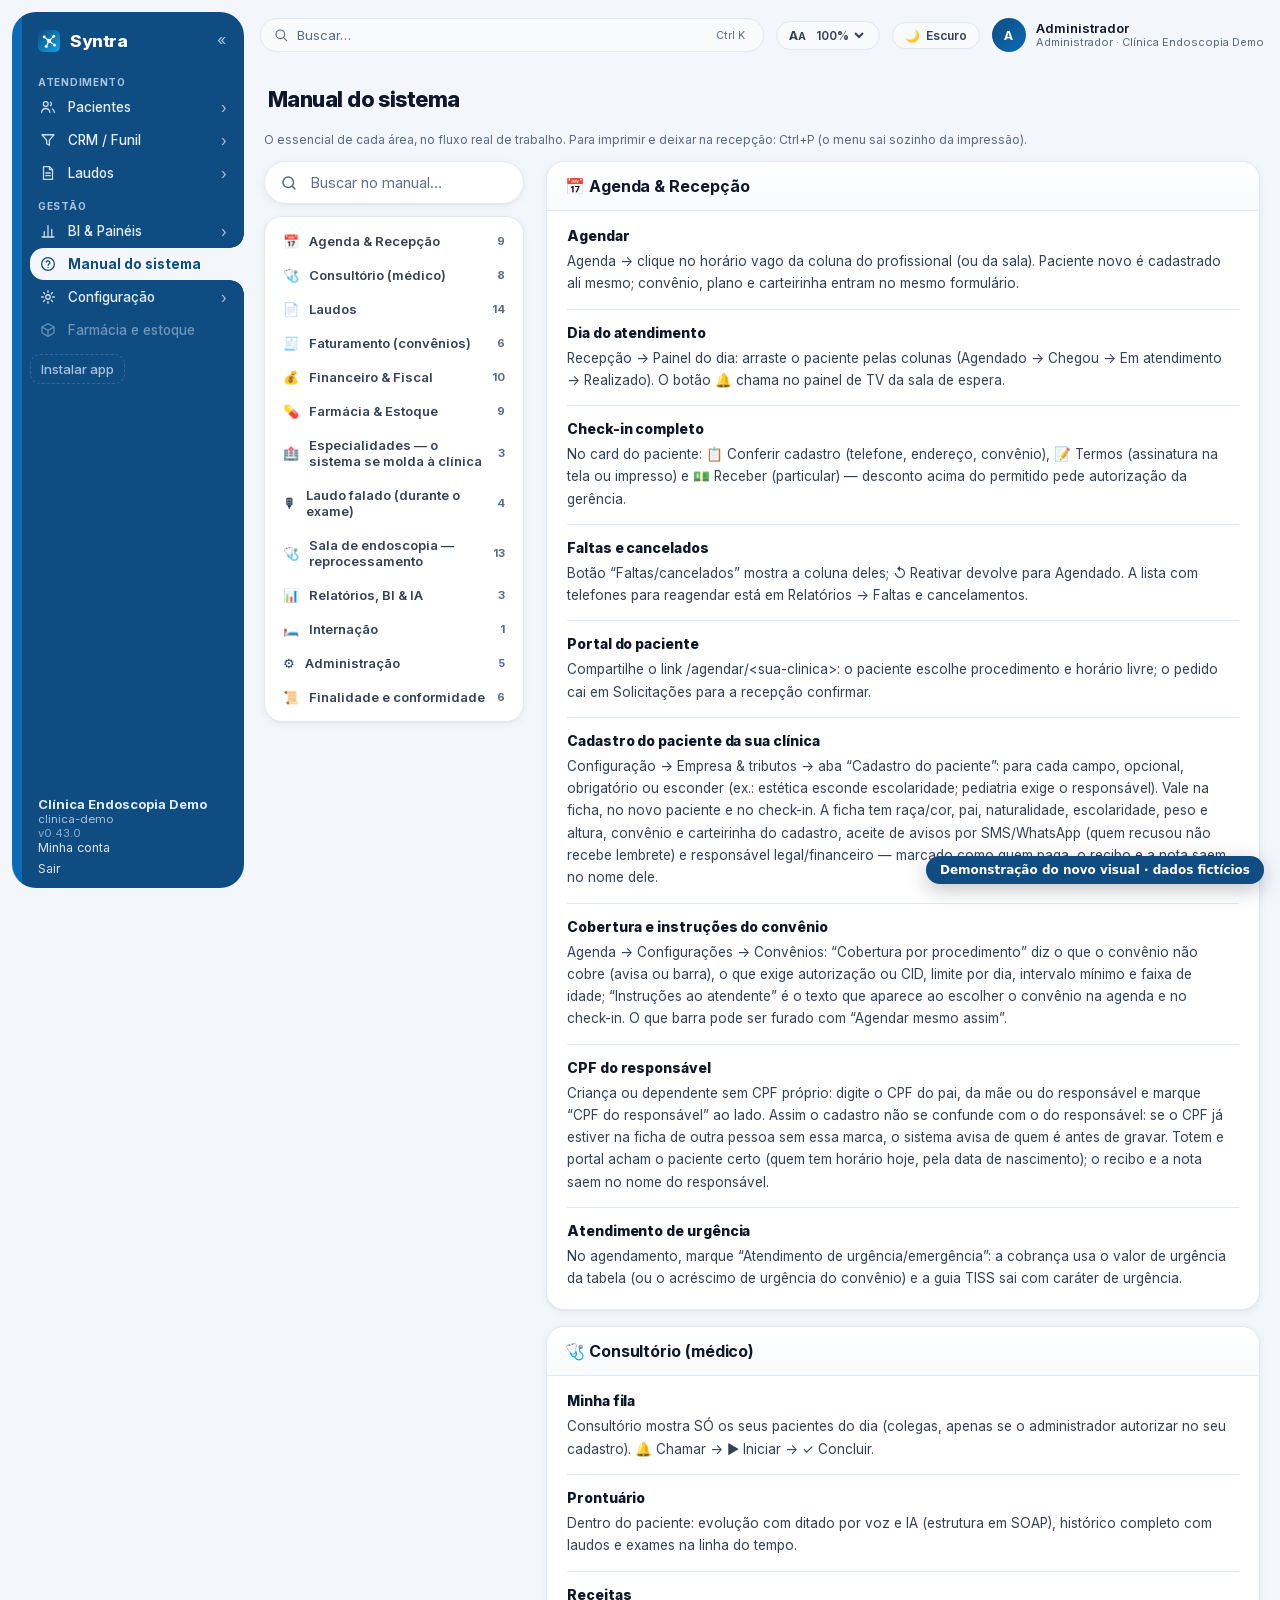
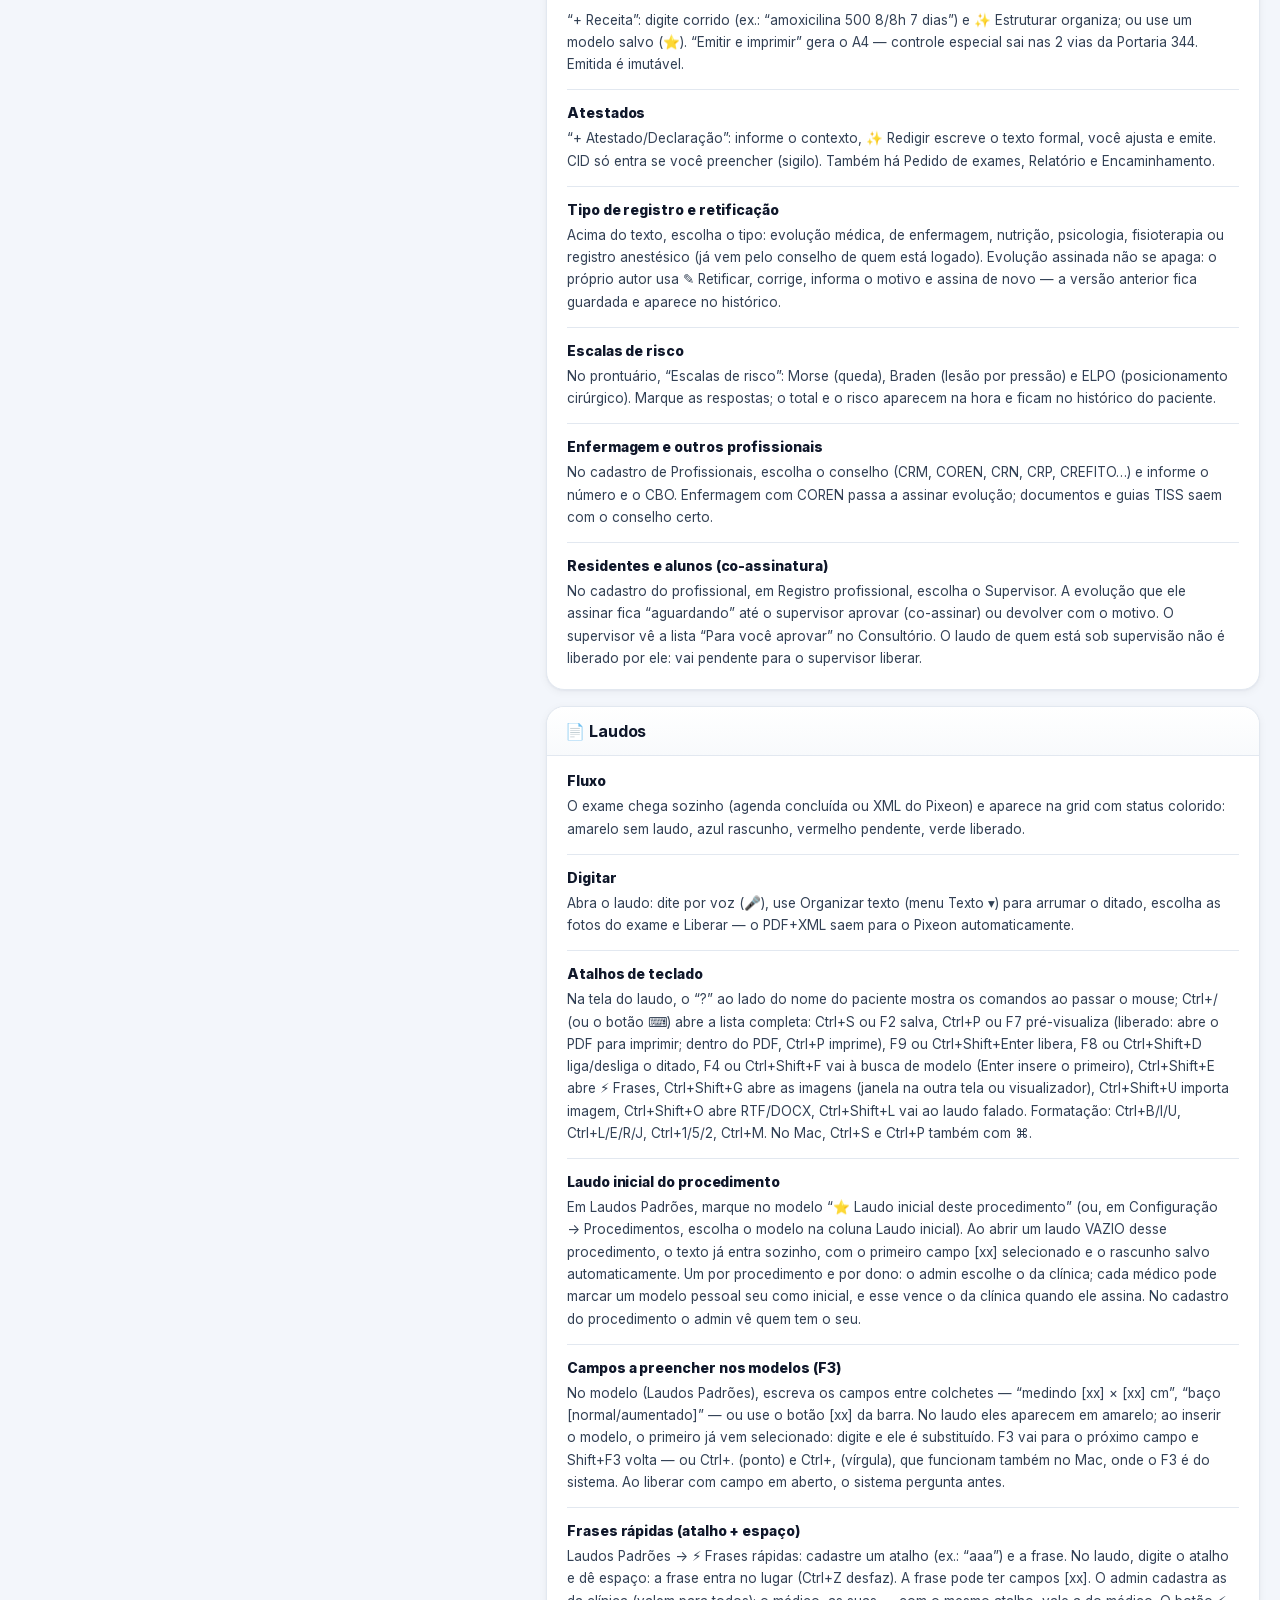
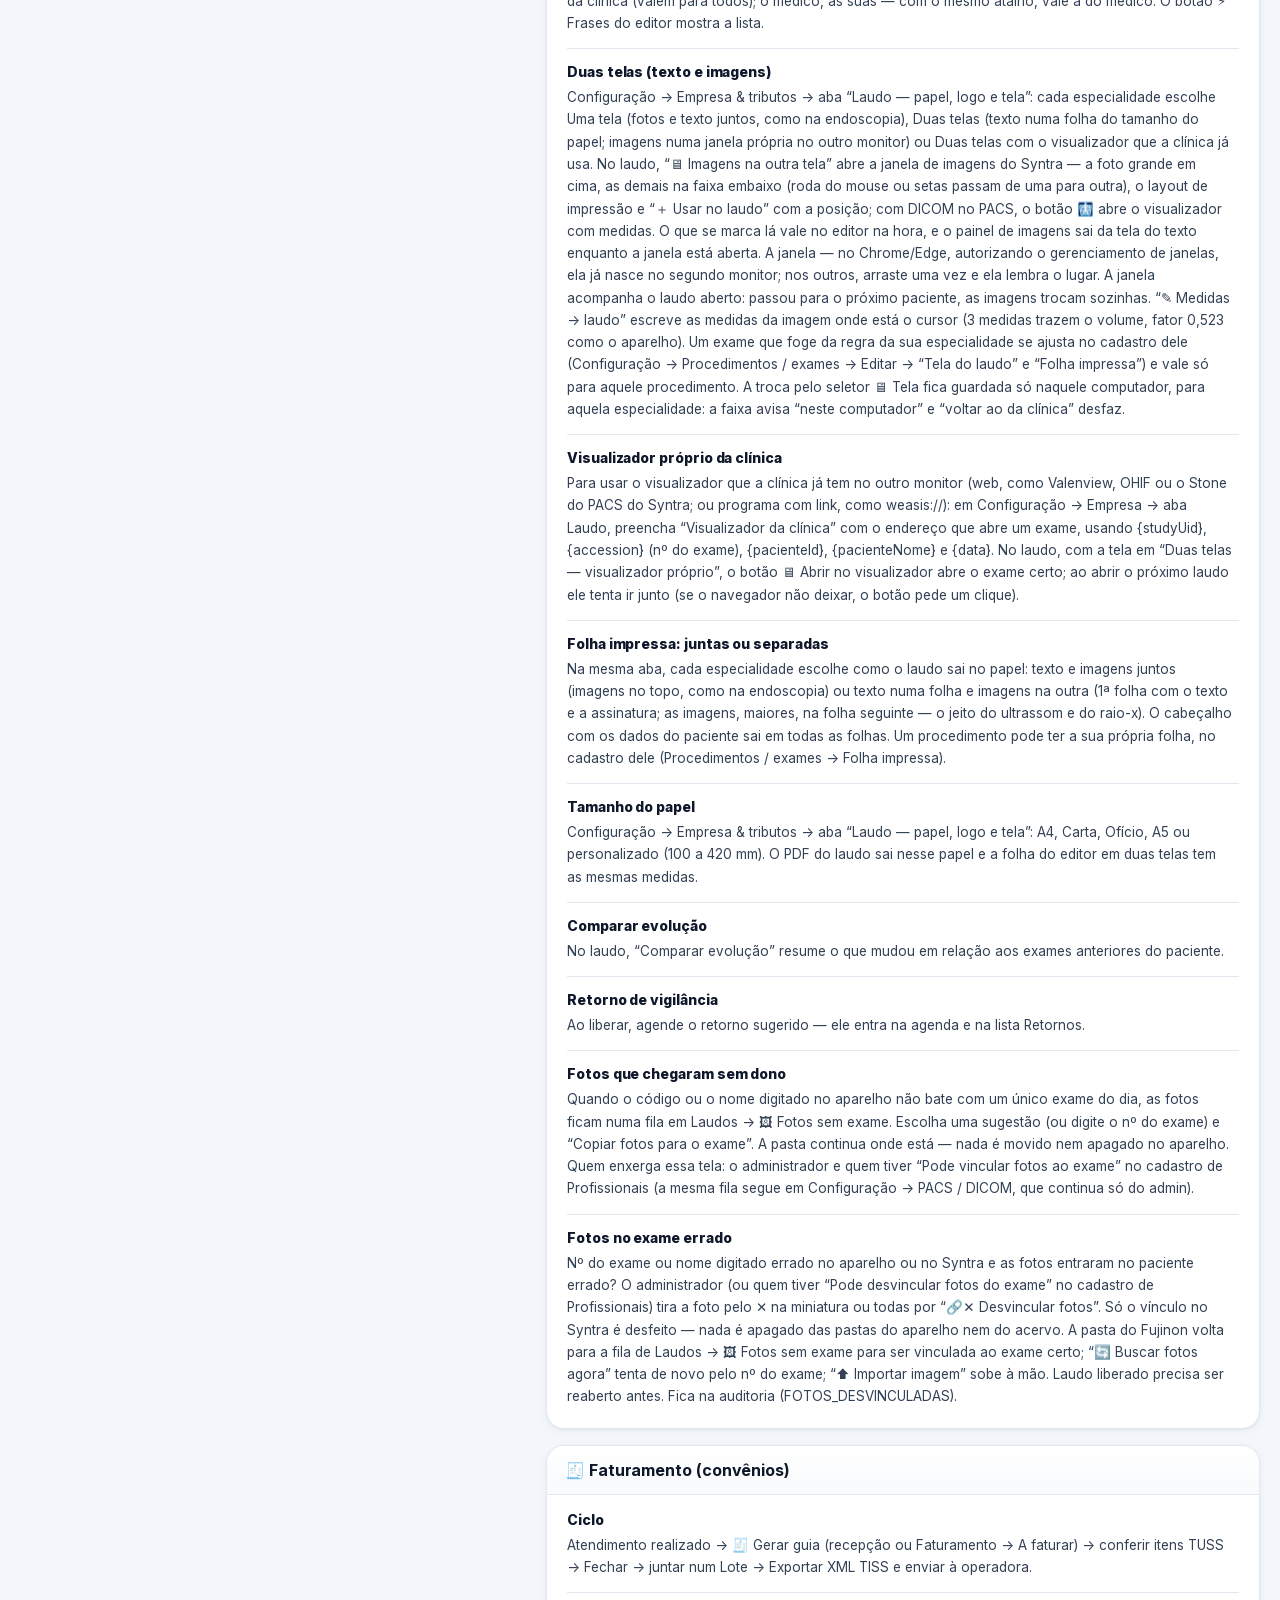
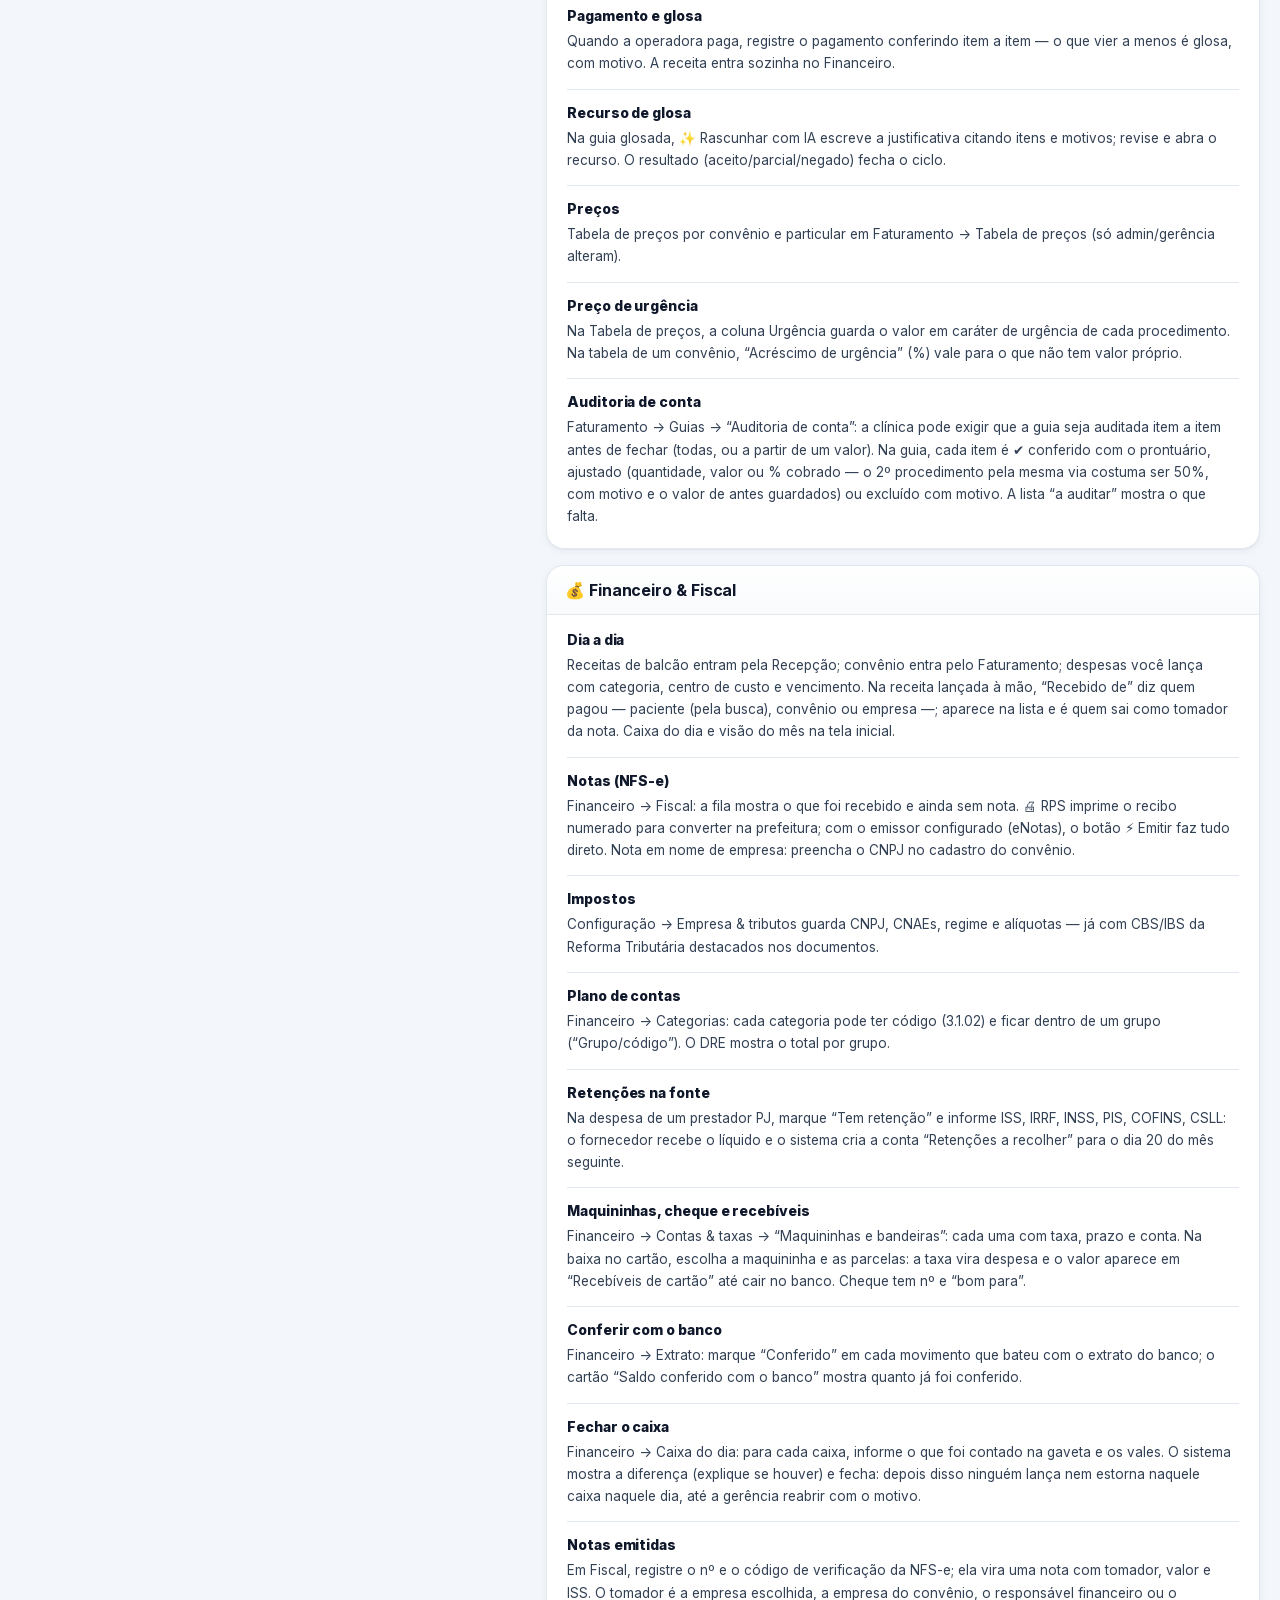
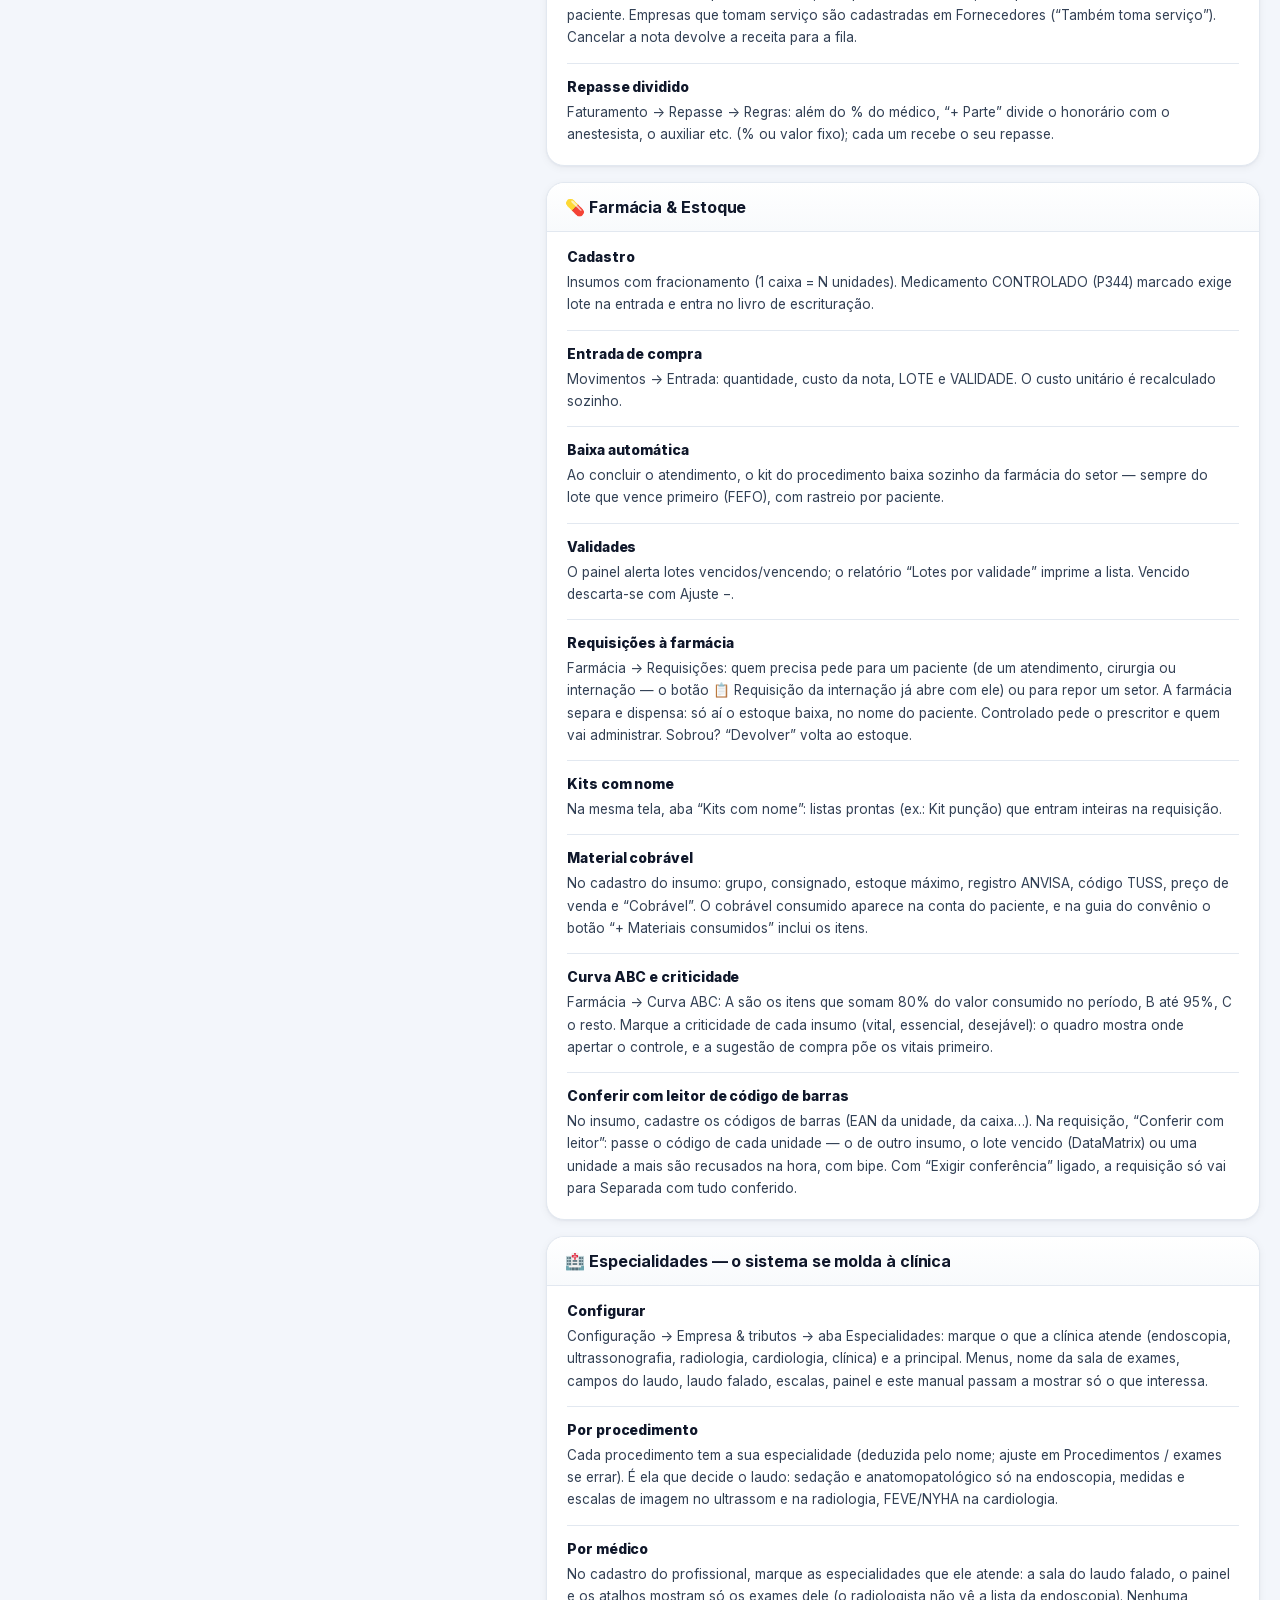
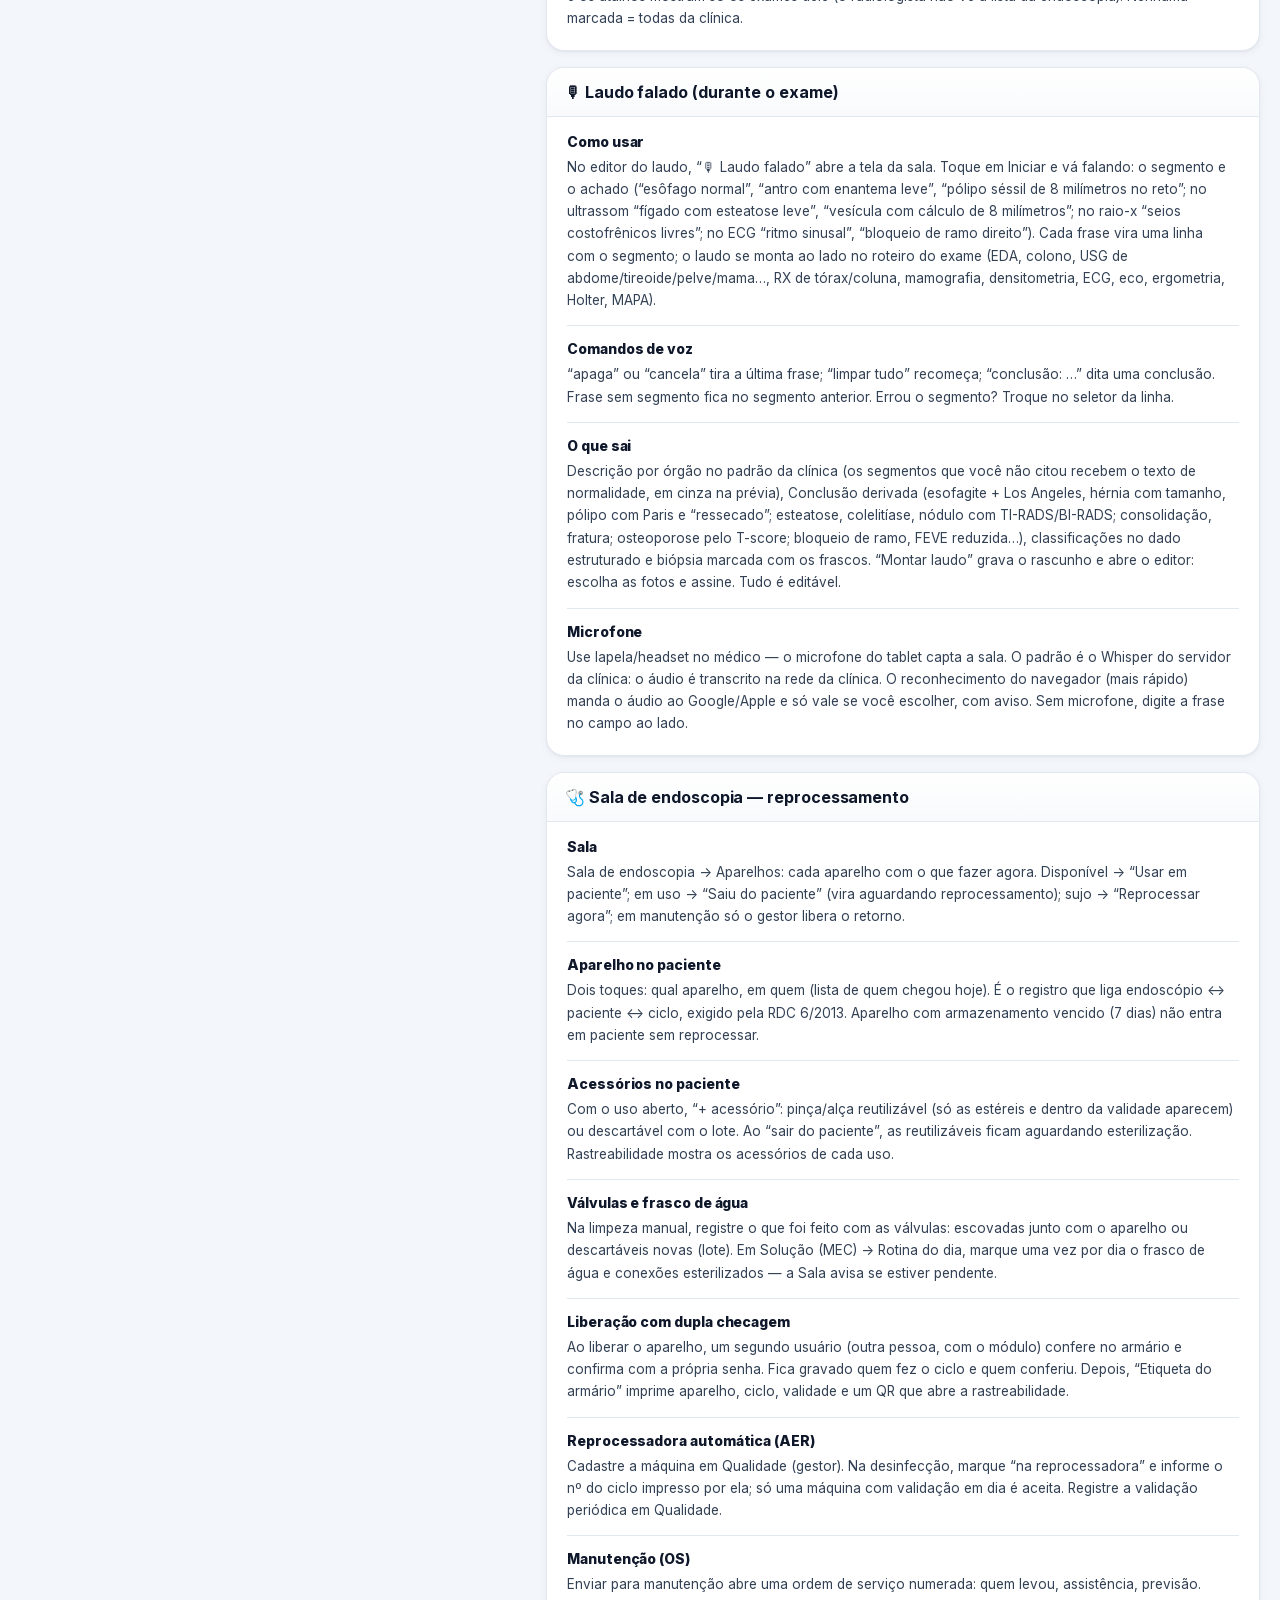
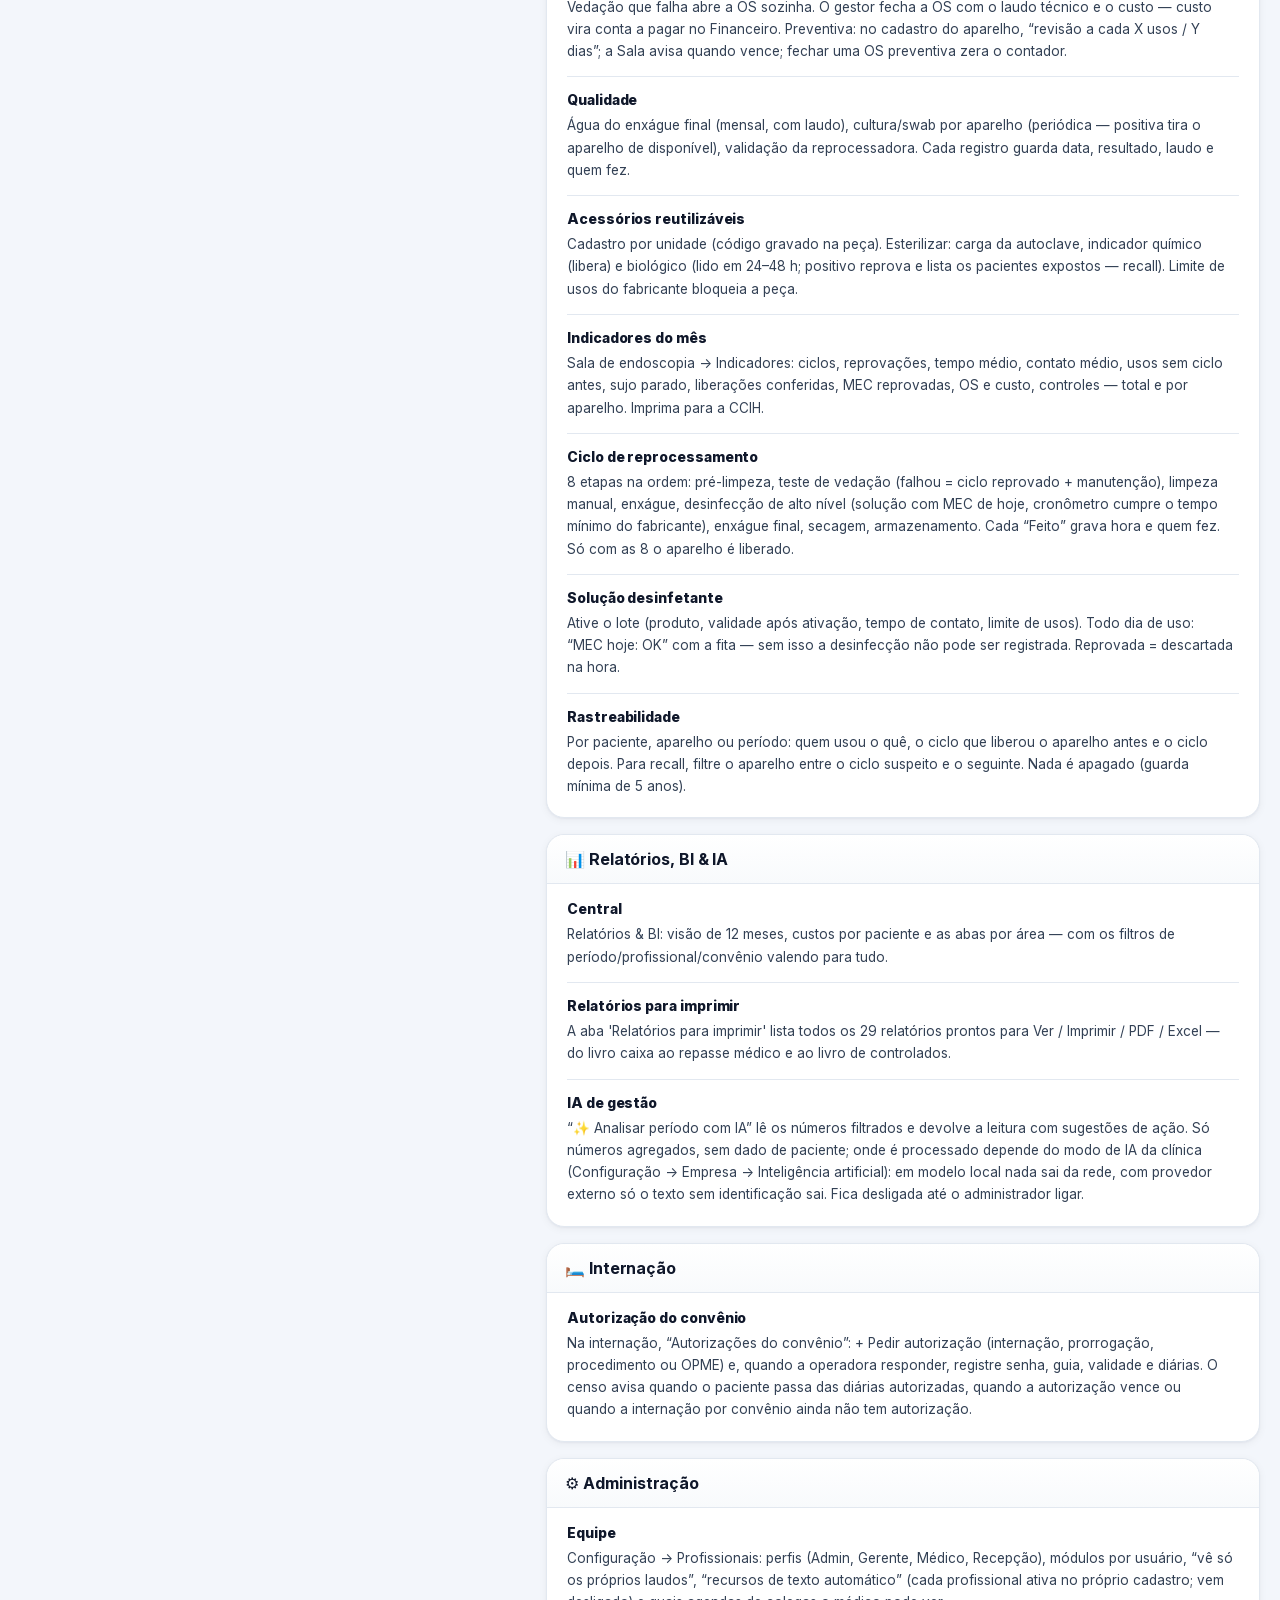
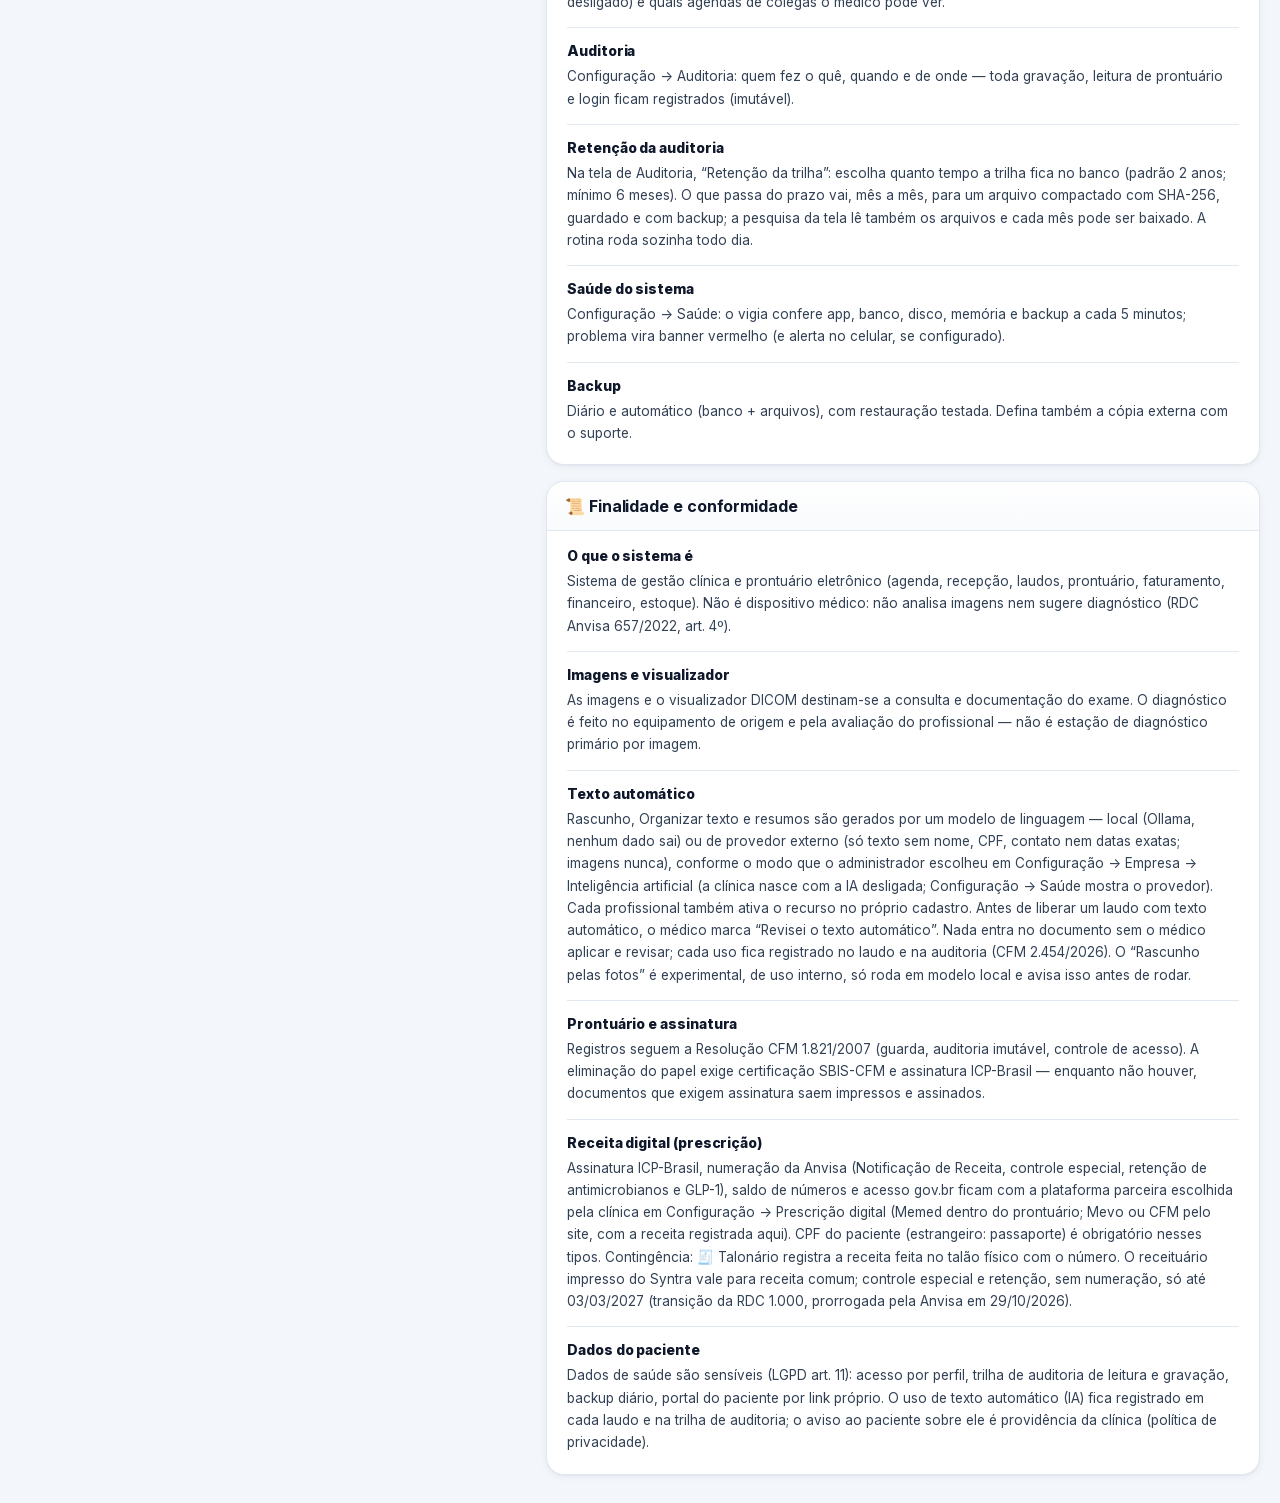
<file: manual.html>
<!DOCTYPE html>
<html lang="pt-BR" class="inter_e3d26d0b-module__b_Op2q__variable"><head>
<meta name="robots" content="noindex">
<link rel="stylesheet" href="estilo.css">
<link rel="stylesheet" href="demo.css">
<script src="demo.js"></script><meta charset="utf-8"><meta name="viewport" content="width=device-width, initial-scale=1"><meta name="theme-color" content="#0f4c81"><title>Syntra — gestão para clínicas e hospitais</title><meta name="description" content="Syntra: plataforma completa de gestão em saúde — agenda, prontuário, laudos, faturamento, financeiro e BI."><meta name="application-name" content="Syntra"><meta name="mobile-web-app-capable" content="yes"><meta name="apple-mobile-web-app-title" content="Syntra"><meta name="apple-mobile-web-app-status-bar-style" content="default"><link rel="icon" href="favicon.svg"><meta name="next-size-adjust" content=""></head><body><div hidden=""><!--$--><!--/$--></div><div class="shell"><a href="#conteudo" class="pular-conteudo">Pular para o conteúdo</a><aside class="sidebar" aria-label="Menu principal"><div class="sidebar-syntra"><a class="sidebar-marca" title="Ir para a tela inicial" href="index.html"><svg viewBox="0 0 32 32" width="22" height="22" aria-hidden="true"><defs><linearGradient id="sy-nav" x1="0" y1="0" x2="32" y2="32" gradientUnits="userSpaceOnUse"><stop offset="0" stop-color="#0f4c81"></stop><stop offset="1" stop-color="#0ea5e9"></stop></linearGradient></defs><rect width="32" height="32" rx="8" fill="url(#sy-nav)"></rect><g stroke="#fff" stroke-width="1.8" stroke-linecap="round" opacity="0.95"><line x1="9" y1="10" x2="16" y2="16"></line><line x1="16" y1="16" x2="23" y2="9"></line><line x1="16" y1="16" x2="12" y2="24"></line><line x1="16" y1="16" x2="24" y2="22"></line></g><g fill="#fff"><circle cx="16" cy="16" r="3.1"></circle><circle cx="9" cy="10" r="2.1"></circle><circle cx="23" cy="9" r="2.1"></circle><circle cx="12" cy="24" r="2.1"></circle><circle cx="24" cy="22" r="2.1"></circle></g></svg><span>Syntra</span></a><button type="button" class="menu-recolher-btn" title="Recolher o menu (Alt+Shift+M recolhe tudo)" aria-label="Recolher o menu" aria-keyshortcuts="Alt+Shift+M">«</button></div><div class="sidebar-scroll"><nav class="gm" aria-label="Módulos do sistema"><div><div class="gm-secao">Atendimento</div><div class="gm-grupo"><div class="gm-linha"><a class="gm-cab" href="pacientes.html"><span class="gm-icone"><svg viewBox="0 0 24 24" width="18" height="18" aria-hidden="true" fill="none" stroke="currentColor" stroke-width="1.7" stroke-linecap="round" stroke-linejoin="round"><circle cx="9" cy="8" r="3.2"></circle><path d="M3.5 19c.6-3.2 2.8-5 5.5-5s4.9 1.8 5.5 5"></path><path d="M15.5 5.6a3.2 3.2 0 0 1 0 4.8M17.8 14.6c1.4.8 2.4 2.3 2.7 4.4"></path></svg></span><span class="gm-rotulo">Pacientes</span></a><button type="button" class="gm-toggle" aria-expanded="false" aria-label="Mais telas de Pacientes"><span class="gm-seta" aria-hidden="true">›</span></button></div><div class="gm-filhos"><div><div class="gm-sub-linha"><a class="gm-sub" href="#" data-fora-da-demo="">Busca clínica</a><button type="button" class="gm-fixar" aria-pressed="false" aria-label="Fixar Busca clínica nos favoritos" title="Fixar nos favoritos"><svg viewBox="0 0 24 24" width="14" height="14" aria-hidden="true" focusable="false" style="flex-shrink:0;vertical-align:-0.15em" fill="none" stroke="currentColor" stroke-width="1.7" stroke-linecap="round" stroke-linejoin="round"><path d="m12 3.8 2.4 5 5.4.7-4 3.7 1 5.4-4.8-2.6-4.8 2.6 1-5.4-4-3.7 5.4-.7L12 3.8Z"></path></svg></button></div></div><div><div class="gm-sub-linha"><a class="gm-sub" href="busca-ativa.html">Busca ativa</a><button type="button" class="gm-fixar" aria-pressed="false" aria-label="Fixar Busca ativa nos favoritos" title="Fixar nos favoritos"><svg viewBox="0 0 24 24" width="14" height="14" aria-hidden="true" focusable="false" style="flex-shrink:0;vertical-align:-0.15em" fill="none" stroke="currentColor" stroke-width="1.7" stroke-linecap="round" stroke-linejoin="round"><path d="m12 3.8 2.4 5 5.4.7-4 3.7 1 5.4-4.8-2.6-4.8 2.6 1-5.4-4-3.7 5.4-.7L12 3.8Z"></path></svg></button></div></div><div><div class="gm-sub-linha"><a class="gm-sub" href="#" data-fora-da-demo="">Pesquisa de satisfação</a><button type="button" class="gm-fixar" aria-pressed="false" aria-label="Fixar Pesquisa de satisfação nos favoritos" title="Fixar nos favoritos"><svg viewBox="0 0 24 24" width="14" height="14" aria-hidden="true" focusable="false" style="flex-shrink:0;vertical-align:-0.15em" fill="none" stroke="currentColor" stroke-width="1.7" stroke-linecap="round" stroke-linejoin="round"><path d="m12 3.8 2.4 5 5.4.7-4 3.7 1 5.4-4.8-2.6-4.8 2.6 1-5.4-4-3.7 5.4-.7L12 3.8Z"></path></svg></button></div></div><div><div class="gm-sub-linha"><a class="gm-sub" href="#" data-fora-da-demo="">Relatórios</a><button type="button" class="gm-fixar" aria-pressed="false" aria-label="Fixar Relatórios nos favoritos" title="Fixar nos favoritos"><svg viewBox="0 0 24 24" width="14" height="14" aria-hidden="true" focusable="false" style="flex-shrink:0;vertical-align:-0.15em" fill="none" stroke="currentColor" stroke-width="1.7" stroke-linecap="round" stroke-linejoin="round"><path d="m12 3.8 2.4 5 5.4.7-4 3.7 1 5.4-4.8-2.6-4.8 2.6 1-5.4-4-3.7 5.4-.7L12 3.8Z"></path></svg></button></div></div></div></div></div><div><div class="gm-grupo"><div class="gm-linha"><a class="gm-cab" href="crm.html"><span class="gm-icone"><svg viewBox="0 0 24 24" width="18" height="18" aria-hidden="true" fill="none" stroke="currentColor" stroke-width="1.7" stroke-linecap="round" stroke-linejoin="round"><path d="M4 5h16l-6.2 7.2V19l-3.6-2v-4.8L4 5Z"></path></svg></span><span class="gm-rotulo">CRM / Funil</span></a><button type="button" class="gm-toggle" aria-expanded="false" aria-label="Mais telas de CRM / Funil"><span class="gm-seta" aria-hidden="true">›</span></button></div><div class="gm-filhos"><div><div class="gm-sub-linha"><a class="gm-sub" href="#" data-fora-da-demo="">Busca ativa</a><button type="button" class="gm-fixar" aria-pressed="false" aria-label="Fixar Busca ativa nos favoritos" title="Fixar nos favoritos"><svg viewBox="0 0 24 24" width="14" height="14" aria-hidden="true" focusable="false" style="flex-shrink:0;vertical-align:-0.15em" fill="none" stroke="currentColor" stroke-width="1.7" stroke-linecap="round" stroke-linejoin="round"><path d="m12 3.8 2.4 5 5.4.7-4 3.7 1 5.4-4.8-2.6-4.8 2.6 1-5.4-4-3.7 5.4-.7L12 3.8Z"></path></svg></button></div></div><div><div class="gm-sub-linha"><a class="gm-sub" href="#" data-fora-da-demo="">Relatórios</a><button type="button" class="gm-fixar" aria-pressed="false" aria-label="Fixar Relatórios nos favoritos" title="Fixar nos favoritos"><svg viewBox="0 0 24 24" width="14" height="14" aria-hidden="true" focusable="false" style="flex-shrink:0;vertical-align:-0.15em" fill="none" stroke="currentColor" stroke-width="1.7" stroke-linecap="round" stroke-linejoin="round"><path d="m12 3.8 2.4 5 5.4.7-4 3.7 1 5.4-4.8-2.6-4.8 2.6 1-5.4-4-3.7 5.4-.7L12 3.8Z"></path></svg></button></div></div></div></div></div><div><div class="gm-grupo"><div class="gm-linha"><a class="gm-cab" href="laudos.html"><span class="gm-icone"><svg viewBox="0 0 24 24" width="18" height="18" aria-hidden="true" fill="none" stroke="currentColor" stroke-width="1.7" stroke-linecap="round" stroke-linejoin="round"><path d="M6 3.5h8l4 4v13H6V3.5Z"></path><path d="M14 3.5v4h4M9 12h6M9 15.5h6"></path></svg></span><span class="gm-rotulo">Laudos</span></a><button type="button" class="gm-toggle" aria-expanded="false" aria-label="Mais telas de Laudos"><span class="gm-seta" aria-hidden="true">›</span></button></div><div class="gm-filhos"><div><div class="gm-sub-linha"><a class="gm-sub" href="#" data-fora-da-demo="">Laudo falado (sala)</a><button type="button" class="gm-fixar" aria-pressed="false" aria-label="Fixar Laudo falado (sala) nos favoritos" title="Fixar nos favoritos"><svg viewBox="0 0 24 24" width="14" height="14" aria-hidden="true" focusable="false" style="flex-shrink:0;vertical-align:-0.15em" fill="none" stroke="currentColor" stroke-width="1.7" stroke-linecap="round" stroke-linejoin="round"><path d="m12 3.8 2.4 5 5.4.7-4 3.7 1 5.4-4.8-2.6-4.8 2.6 1-5.4-4-3.7 5.4-.7L12 3.8Z"></path></svg></button></div></div><div><div class="gm-sub-linha"><a class="gm-sub" href="#" data-fora-da-demo="">Painel do médico</a><button type="button" class="gm-fixar" aria-pressed="false" aria-label="Fixar Painel do médico nos favoritos" title="Fixar nos favoritos"><svg viewBox="0 0 24 24" width="14" height="14" aria-hidden="true" focusable="false" style="flex-shrink:0;vertical-align:-0.15em" fill="none" stroke="currentColor" stroke-width="1.7" stroke-linecap="round" stroke-linejoin="round"><path d="m12 3.8 2.4 5 5.4.7-4 3.7 1 5.4-4.8-2.6-4.8 2.6 1-5.4-4-3.7 5.4-.7L12 3.8Z"></path></svg></button></div></div><div><div class="gm-sub-linha"><a class="gm-sub" href="pendencias.html">Pendências</a><button type="button" class="gm-fixar" aria-pressed="false" aria-label="Fixar Pendências nos favoritos" title="Fixar nos favoritos"><svg viewBox="0 0 24 24" width="14" height="14" aria-hidden="true" focusable="false" style="flex-shrink:0;vertical-align:-0.15em" fill="none" stroke="currentColor" stroke-width="1.7" stroke-linecap="round" stroke-linejoin="round"><path d="m12 3.8 2.4 5 5.4.7-4 3.7 1 5.4-4.8-2.6-4.8 2.6 1-5.4-4-3.7 5.4-.7L12 3.8Z"></path></svg></button></div></div><div><div class="gm-sub-linha"><a class="gm-sub" href="#" data-fora-da-demo="">Fotos sem exame</a><button type="button" class="gm-fixar" aria-pressed="false" aria-label="Fixar Fotos sem exame nos favoritos" title="Fixar nos favoritos"><svg viewBox="0 0 24 24" width="14" height="14" aria-hidden="true" focusable="false" style="flex-shrink:0;vertical-align:-0.15em" fill="none" stroke="currentColor" stroke-width="1.7" stroke-linecap="round" stroke-linejoin="round"><path d="m12 3.8 2.4 5 5.4.7-4 3.7 1 5.4-4.8-2.6-4.8 2.6 1-5.4-4-3.7 5.4-.7L12 3.8Z"></path></svg></button></div></div><div><div class="gm-sub-linha"><a class="gm-sub" href="#" data-fora-da-demo="">Laudos Padrões</a><button type="button" class="gm-fixar" aria-pressed="false" aria-label="Fixar Laudos Padrões nos favoritos" title="Fixar nos favoritos"><svg viewBox="0 0 24 24" width="14" height="14" aria-hidden="true" focusable="false" style="flex-shrink:0;vertical-align:-0.15em" fill="none" stroke="currentColor" stroke-width="1.7" stroke-linecap="round" stroke-linejoin="round"><path d="m12 3.8 2.4 5 5.4.7-4 3.7 1 5.4-4.8-2.6-4.8 2.6 1-5.4-4-3.7 5.4-.7L12 3.8Z"></path></svg></button></div></div><div><div class="gm-sub-linha"><a class="gm-sub" href="#" data-fora-da-demo="">Importação XML</a><button type="button" class="gm-fixar" aria-pressed="false" aria-label="Fixar Importação XML nos favoritos" title="Fixar nos favoritos"><svg viewBox="0 0 24 24" width="14" height="14" aria-hidden="true" focusable="false" style="flex-shrink:0;vertical-align:-0.15em" fill="none" stroke="currentColor" stroke-width="1.7" stroke-linecap="round" stroke-linejoin="round"><path d="m12 3.8 2.4 5 5.4.7-4 3.7 1 5.4-4.8-2.6-4.8 2.6 1-5.4-4-3.7 5.4-.7L12 3.8Z"></path></svg></button></div></div><div><div class="gm-sub-linha"><a class="gm-sub" href="#" data-fora-da-demo="">Relatórios</a><button type="button" class="gm-fixar" aria-pressed="false" aria-label="Fixar Relatórios nos favoritos" title="Fixar nos favoritos"><svg viewBox="0 0 24 24" width="14" height="14" aria-hidden="true" focusable="false" style="flex-shrink:0;vertical-align:-0.15em" fill="none" stroke="currentColor" stroke-width="1.7" stroke-linecap="round" stroke-linejoin="round"><path d="m12 3.8 2.4 5 5.4.7-4 3.7 1 5.4-4.8-2.6-4.8 2.6 1-5.4-4-3.7 5.4-.7L12 3.8Z"></path></svg></button></div></div></div></div></div><div><div class="gm-secao">Gestão</div><div class="gm-grupo"><div class="gm-linha"><a class="gm-cab" href="bi.html"><span class="gm-icone"><svg viewBox="0 0 24 24" width="18" height="18" aria-hidden="true" fill="none" stroke="currentColor" stroke-width="1.7" stroke-linecap="round" stroke-linejoin="round"><path d="M4 20h16"></path><path d="M7 20v-7M12 20V5M17 20v-10"></path></svg></span><span class="gm-rotulo">BI &amp; Painéis</span></a><button type="button" class="gm-toggle" aria-expanded="false" aria-label="Mais telas de BI &amp; Painéis"><span class="gm-seta" aria-hidden="true">›</span></button></div><div class="gm-filhos"><div><div class="gm-sub-linha"><a class="gm-sub" href="#" data-fora-da-demo="">Pacientes: origem e frequência</a><button type="button" class="gm-fixar" aria-pressed="false" aria-label="Fixar Pacientes: origem e frequência nos favoritos" title="Fixar nos favoritos"><svg viewBox="0 0 24 24" width="14" height="14" aria-hidden="true" focusable="false" style="flex-shrink:0;vertical-align:-0.15em" fill="none" stroke="currentColor" stroke-width="1.7" stroke-linecap="round" stroke-linejoin="round"><path d="m12 3.8 2.4 5 5.4.7-4 3.7 1 5.4-4.8-2.6-4.8 2.6 1-5.4-4-3.7 5.4-.7L12 3.8Z"></path></svg></button></div></div><div><div class="gm-sub-linha"><a class="gm-sub" href="#" data-fora-da-demo="">Comercial</a><button type="button" class="gm-fixar" aria-pressed="false" aria-label="Fixar Comercial nos favoritos" title="Fixar nos favoritos"><svg viewBox="0 0 24 24" width="14" height="14" aria-hidden="true" focusable="false" style="flex-shrink:0;vertical-align:-0.15em" fill="none" stroke="currentColor" stroke-width="1.7" stroke-linecap="round" stroke-linejoin="round"><path d="m12 3.8 2.4 5 5.4.7-4 3.7 1 5.4-4.8-2.6-4.8 2.6 1-5.4-4-3.7 5.4-.7L12 3.8Z"></path></svg></button></div></div><div><div class="gm-sub-linha"><a class="gm-sub" href="#" data-fora-da-demo="">Painel de gestão (TV)</a><button type="button" class="gm-fixar" aria-pressed="false" aria-label="Fixar Painel de gestão (TV) nos favoritos" title="Fixar nos favoritos"><svg viewBox="0 0 24 24" width="14" height="14" aria-hidden="true" focusable="false" style="flex-shrink:0;vertical-align:-0.15em" fill="none" stroke="currentColor" stroke-width="1.7" stroke-linecap="round" stroke-linejoin="round"><path d="m12 3.8 2.4 5 5.4.7-4 3.7 1 5.4-4.8-2.6-4.8 2.6 1-5.4-4-3.7 5.4-.7L12 3.8Z"></path></svg></button></div></div><div><div class="gm-sub-linha"><a class="gm-sub" href="bi-explorar.html">Explorar dados</a><button type="button" class="gm-fixar" aria-pressed="false" aria-label="Fixar Explorar dados nos favoritos" title="Fixar nos favoritos"><svg viewBox="0 0 24 24" width="14" height="14" aria-hidden="true" focusable="false" style="flex-shrink:0;vertical-align:-0.15em" fill="none" stroke="currentColor" stroke-width="1.7" stroke-linecap="round" stroke-linejoin="round"><path d="m12 3.8 2.4 5 5.4.7-4 3.7 1 5.4-4.8-2.6-4.8 2.6 1-5.4-4-3.7 5.4-.7L12 3.8Z"></path></svg></button></div></div></div></div></div><div><a class="gm-item on" aria-current="page" href="manual.html"><span class="gm-icone"><svg viewBox="0 0 24 24" width="18" height="18" aria-hidden="true" fill="none" stroke="currentColor" stroke-width="1.7" stroke-linecap="round" stroke-linejoin="round"><circle cx="12" cy="12" r="8.5"></circle><path d="M9.6 9.5a2.5 2.5 0 0 1 4.9.7c0 1.6-2.3 2-2.3 3.4"></path><path d="M12.1 16.6h.01"></path></svg></span><span class="gm-rotulo">Manual do sistema</span></a></div><div><div class="gm-grupo"><div class="gm-linha"><a class="gm-cab" href="#" data-fora-da-demo=""><span class="gm-icone"><svg viewBox="0 0 24 24" width="18" height="18" aria-hidden="true" fill="none" stroke="currentColor" stroke-width="1.7" stroke-linecap="round" stroke-linejoin="round"><circle cx="12" cy="12" r="3"></circle><path d="M12 3.5v2.3M12 18.2v2.3M3.5 12h2.3M18.2 12h2.3M6 6l1.6 1.6M16.4 16.4 18 18M18 6l-1.6 1.6M7.6 16.4 6 18"></path></svg></span><span class="gm-rotulo">Configuração</span></a><button type="button" class="gm-toggle" aria-expanded="false" aria-label="Mais telas de Configuração"><span class="gm-seta" aria-hidden="true">›</span></button></div><div class="gm-filhos"><div><div class="gm-sub-linha"><a class="gm-sub" href="#" data-fora-da-demo="">Cadastros</a><button type="button" class="gm-fixar" aria-pressed="false" aria-label="Fixar Cadastros nos favoritos" title="Fixar nos favoritos"><svg viewBox="0 0 24 24" width="14" height="14" aria-hidden="true" focusable="false" style="flex-shrink:0;vertical-align:-0.15em" fill="none" stroke="currentColor" stroke-width="1.7" stroke-linecap="round" stroke-linejoin="round"><path d="m12 3.8 2.4 5 5.4.7-4 3.7 1 5.4-4.8-2.6-4.8 2.6 1-5.4-4-3.7 5.4-.7L12 3.8Z"></path></svg></button></div></div><div><div class="gm-sub-linha"><a class="gm-sub" href="#" data-fora-da-demo="">Empresa &amp; tributos</a><button type="button" class="gm-fixar" aria-pressed="false" aria-label="Fixar Empresa &amp; tributos nos favoritos" title="Fixar nos favoritos"><svg viewBox="0 0 24 24" width="14" height="14" aria-hidden="true" focusable="false" style="flex-shrink:0;vertical-align:-0.15em" fill="none" stroke="currentColor" stroke-width="1.7" stroke-linecap="round" stroke-linejoin="round"><path d="m12 3.8 2.4 5 5.4.7-4 3.7 1 5.4-4.8-2.6-4.8 2.6 1-5.4-4-3.7 5.4-.7L12 3.8Z"></path></svg></button></div></div><div><div class="gm-sub-linha"><a class="gm-sub" href="profissionais.html">Profissionais</a><button type="button" class="gm-fixar" aria-pressed="false" aria-label="Fixar Profissionais nos favoritos" title="Fixar nos favoritos"><svg viewBox="0 0 24 24" width="14" height="14" aria-hidden="true" focusable="false" style="flex-shrink:0;vertical-align:-0.15em" fill="none" stroke="currentColor" stroke-width="1.7" stroke-linecap="round" stroke-linejoin="round"><path d="m12 3.8 2.4 5 5.4.7-4 3.7 1 5.4-4.8-2.6-4.8 2.6 1-5.4-4-3.7 5.4-.7L12 3.8Z"></path></svg></button></div></div><div><div class="gm-sub-linha"><a class="gm-sub" href="#" data-fora-da-demo="">Unidades (filiais)</a><button type="button" class="gm-fixar" aria-pressed="false" aria-label="Fixar Unidades (filiais) nos favoritos" title="Fixar nos favoritos"><svg viewBox="0 0 24 24" width="14" height="14" aria-hidden="true" focusable="false" style="flex-shrink:0;vertical-align:-0.15em" fill="none" stroke="currentColor" stroke-width="1.7" stroke-linecap="round" stroke-linejoin="round"><path d="m12 3.8 2.4 5 5.4.7-4 3.7 1 5.4-4.8-2.6-4.8 2.6 1-5.4-4-3.7 5.4-.7L12 3.8Z"></path></svg></button></div></div><div><div class="gm-sub-linha"><a class="gm-sub" href="#" data-fora-da-demo="">Fornecedores</a><button type="button" class="gm-fixar" aria-pressed="false" aria-label="Fixar Fornecedores nos favoritos" title="Fixar nos favoritos"><svg viewBox="0 0 24 24" width="14" height="14" aria-hidden="true" focusable="false" style="flex-shrink:0;vertical-align:-0.15em" fill="none" stroke="currentColor" stroke-width="1.7" stroke-linecap="round" stroke-linejoin="round"><path d="m12 3.8 2.4 5 5.4.7-4 3.7 1 5.4-4.8-2.6-4.8 2.6 1-5.4-4-3.7 5.4-.7L12 3.8Z"></path></svg></button></div></div><div><div class="gm-sub-linha"><a class="gm-sub" href="procedimentos.html">Procedimentos / exames</a><button type="button" class="gm-fixar" aria-pressed="false" aria-label="Fixar Procedimentos / exames nos favoritos" title="Fixar nos favoritos"><svg viewBox="0 0 24 24" width="14" height="14" aria-hidden="true" focusable="false" style="flex-shrink:0;vertical-align:-0.15em" fill="none" stroke="currentColor" stroke-width="1.7" stroke-linecap="round" stroke-linejoin="round"><path d="m12 3.8 2.4 5 5.4.7-4 3.7 1 5.4-4.8-2.6-4.8 2.6 1-5.4-4-3.7 5.4-.7L12 3.8Z"></path></svg></button></div></div><div><div class="gm-sub-linha"><a class="gm-sub" href="#" data-fora-da-demo="">Integrações &amp; caminhos</a><button type="button" class="gm-fixar" aria-pressed="false" aria-label="Fixar Integrações &amp; caminhos nos favoritos" title="Fixar nos favoritos"><svg viewBox="0 0 24 24" width="14" height="14" aria-hidden="true" focusable="false" style="flex-shrink:0;vertical-align:-0.15em" fill="none" stroke="currentColor" stroke-width="1.7" stroke-linecap="round" stroke-linejoin="round"><path d="m12 3.8 2.4 5 5.4.7-4 3.7 1 5.4-4.8-2.6-4.8 2.6 1-5.4-4-3.7 5.4-.7L12 3.8Z"></path></svg></button></div></div><div><div class="gm-sub-linha"><a class="gm-sub" href="#" data-fora-da-demo="">Integrações e API</a><button type="button" class="gm-fixar" aria-pressed="false" aria-label="Fixar Integrações e API nos favoritos" title="Fixar nos favoritos"><svg viewBox="0 0 24 24" width="14" height="14" aria-hidden="true" focusable="false" style="flex-shrink:0;vertical-align:-0.15em" fill="none" stroke="currentColor" stroke-width="1.7" stroke-linecap="round" stroke-linejoin="round"><path d="m12 3.8 2.4 5 5.4.7-4 3.7 1 5.4-4.8-2.6-4.8 2.6 1-5.4-4-3.7 5.4-.7L12 3.8Z"></path></svg></button></div></div><div><div class="gm-sub-linha"><a class="gm-sub" href="#" data-fora-da-demo="">PACS / DICOM</a><button type="button" class="gm-fixar" aria-pressed="false" aria-label="Fixar PACS / DICOM nos favoritos" title="Fixar nos favoritos"><svg viewBox="0 0 24 24" width="14" height="14" aria-hidden="true" focusable="false" style="flex-shrink:0;vertical-align:-0.15em" fill="none" stroke="currentColor" stroke-width="1.7" stroke-linecap="round" stroke-linejoin="round"><path d="m12 3.8 2.4 5 5.4.7-4 3.7 1 5.4-4.8-2.6-4.8 2.6 1-5.4-4-3.7 5.4-.7L12 3.8Z"></path></svg></button></div></div><div><div class="gm-sub-linha"><a class="gm-sub" href="#" data-fora-da-demo="">Unidades remotas</a><button type="button" class="gm-fixar" aria-pressed="false" aria-label="Fixar Unidades remotas nos favoritos" title="Fixar nos favoritos"><svg viewBox="0 0 24 24" width="14" height="14" aria-hidden="true" focusable="false" style="flex-shrink:0;vertical-align:-0.15em" fill="none" stroke="currentColor" stroke-width="1.7" stroke-linecap="round" stroke-linejoin="round"><path d="m12 3.8 2.4 5 5.4.7-4 3.7 1 5.4-4.8-2.6-4.8 2.6 1-5.4-4-3.7 5.4-.7L12 3.8Z"></path></svg></button></div></div><div><div class="gm-sub-linha"><a class="gm-sub" href="#" data-fora-da-demo="">Links &amp; dispositivos</a><button type="button" class="gm-fixar" aria-pressed="false" aria-label="Fixar Links &amp; dispositivos nos favoritos" title="Fixar nos favoritos"><svg viewBox="0 0 24 24" width="14" height="14" aria-hidden="true" focusable="false" style="flex-shrink:0;vertical-align:-0.15em" fill="none" stroke="currentColor" stroke-width="1.7" stroke-linecap="round" stroke-linejoin="round"><path d="m12 3.8 2.4 5 5.4.7-4 3.7 1 5.4-4.8-2.6-4.8 2.6 1-5.4-4-3.7 5.4-.7L12 3.8Z"></path></svg></button></div></div><div><div class="gm-sub-linha"><a class="gm-sub" href="#" data-fora-da-demo="">Segurança e privacidade</a><button type="button" class="gm-fixar" aria-pressed="false" aria-label="Fixar Segurança e privacidade nos favoritos" title="Fixar nos favoritos"><svg viewBox="0 0 24 24" width="14" height="14" aria-hidden="true" focusable="false" style="flex-shrink:0;vertical-align:-0.15em" fill="none" stroke="currentColor" stroke-width="1.7" stroke-linecap="round" stroke-linejoin="round"><path d="m12 3.8 2.4 5 5.4.7-4 3.7 1 5.4-4.8-2.6-4.8 2.6 1-5.4-4-3.7 5.4-.7L12 3.8Z"></path></svg></button></div></div><div><div class="gm-sub-linha"><a class="gm-sub" href="#" data-fora-da-demo="">Auditoria</a><button type="button" class="gm-fixar" aria-pressed="false" aria-label="Fixar Auditoria nos favoritos" title="Fixar nos favoritos"><svg viewBox="0 0 24 24" width="14" height="14" aria-hidden="true" focusable="false" style="flex-shrink:0;vertical-align:-0.15em" fill="none" stroke="currentColor" stroke-width="1.7" stroke-linecap="round" stroke-linejoin="round"><path d="m12 3.8 2.4 5 5.4.7-4 3.7 1 5.4-4.8-2.6-4.8 2.6 1-5.4-4-3.7 5.4-.7L12 3.8Z"></path></svg></button></div></div><div><div class="gm-sub-linha"><a class="gm-sub" href="#" data-fora-da-demo="">Saúde do sistema</a><button type="button" class="gm-fixar" aria-pressed="false" aria-label="Fixar Saúde do sistema nos favoritos" title="Fixar nos favoritos"><svg viewBox="0 0 24 24" width="14" height="14" aria-hidden="true" focusable="false" style="flex-shrink:0;vertical-align:-0.15em" fill="none" stroke="currentColor" stroke-width="1.7" stroke-linecap="round" stroke-linejoin="round"><path d="m12 3.8 2.4 5 5.4.7-4 3.7 1 5.4-4.8-2.6-4.8 2.6 1-5.4-4-3.7 5.4-.7L12 3.8Z"></path></svg></button></div></div></div></div></div><div><span class="gm-item off" title="Módulo não contratado" aria-disabled="true"><span class="gm-icone"><svg viewBox="0 0 24 24" width="18" height="18" aria-hidden="true" fill="none" stroke="currentColor" stroke-width="1.7" stroke-linecap="round" stroke-linejoin="round"><path d="M12 3.5 20 8v8l-8 4.5L4 16V8l8-4.5Z"></path><path d="M4 8l8 4.5L20 8M12 12.5V20"></path></svg></span><span class="gm-rotulo">Farmácia e estoque</span></span></div></nav><button type="button" class="nav-instalar">Instalar app</button></div><div class="sidebar-foot"><strong>Clínica Endoscopia Demo</strong><span>clinica-demo</span><small title="Versão em execução (informe ao suporte)" style="display:block;opacity:0.6;font-size:11px">v0.43.0</small><a class="gm-sair" style="text-align:center;text-decoration:none" href="#" data-fora-da-demo="">Minha conta</a><form action="" enctype="multipart/form-data" method="POST" onsubmit="return false"><input type="hidden" name="$ACTION_ID_005bcd10de8870052bda116b38fc1c81444760dc3f"><button type="submit" class="gm-sair">Sair</button></form></div></aside><div class="main"><header class="cab-app"><button type="button" class="menu-mobile-btn" aria-label="Abrir menu" aria-expanded="false">☰</button><button type="button" class="menu-expandir-btn" title="Mostrar o menu" aria-label="Mostrar o menu">☰</button><button type="button" class="paleta-gatilho" title="Busca global (Ctrl+K)" aria-label="Buscar paciente, tela ou ação (Ctrl K)" aria-haspopup="dialog"><svg viewBox="0 0 24 24" width="16" height="16" aria-hidden="true" focusable="false" style="flex-shrink:0;vertical-align:-0.15em" fill="none" stroke="currentColor" stroke-width="1.7" stroke-linecap="round" stroke-linejoin="round"><circle cx="11" cy="11" r="6.5"></circle><path d="m16.2 16.2 4.3 4.3"></path></svg> Buscar… <kbd aria-hidden="true">Ctrl K</kbd></button><div class="cab-dir"><label class="tema-toggle" title="Tamanho da tela — aumenta letras e botões (vale para você, em qualquer computador)" style="display:inline-flex;align-items:center;gap:4px"><span aria-hidden="true" style="font-weight:700">A<small>A</small></span><select aria-label="Tamanho da tela" class="zoom-sel" data-campo="zoom-tela" style="border:0;background:transparent;color:inherit;font:inherit"><option value="100" selected="">100<!-- -->%</option><option value="110">110<!-- -->%</option><option value="125">125<!-- -->%</option><option value="150">150<!-- -->%</option></select></label><button type="button" class="tema-toggle" title="Mudar para o tema claro"><span aria-hidden="true">☀️</span> <!-- -->Claro</button><div class="cab-user"><span class="cab-avatar" aria-hidden="true">A</span><span class="cab-nome">Administrador<small>Administrador<!-- --> · <!-- -->Clínica Endoscopia Demo</small></span></div></div></header><main id="conteudo" class="conteudo-principal" tabindex="-1"><!--$--><div class="fat"><div class="topbar"><h1>Manual do sistema</h1></div><p class="cfg-ajuda" style="margin-bottom:14px">O essencial de cada área, no fluxo real de trabalho. Para imprimir e deixar na recepção: Ctrl+P (o menu sai sozinho da impressão).</p><div class="manual"><aside class="manual-indice nao-imprime"><div class="pac-busca"><span class="pac-busca-lupa" aria-hidden="true"><svg viewBox="0 0 24 24" width="18" height="18" fill="none" stroke="currentColor" stroke-width="2" stroke-linecap="round"><circle cx="11" cy="11" r="7"></circle><path d="m20 20-3.5-3.5"></path></svg></span><input type="search" aria-label="Buscar no manual" placeholder="Buscar no manual…" value=""></div><nav aria-label="Seções do manual"><a href="#secao-0"><span aria-hidden="true">📅</span>Agenda &amp; Recepção<small>9</small></a><a href="#secao-1"><span aria-hidden="true">🩺</span>Consultório (médico)<small>8</small></a><a href="#secao-2"><span aria-hidden="true">📄</span>Laudos<small>14</small></a><a href="#secao-3"><span aria-hidden="true">🧾</span>Faturamento (convênios)<small>6</small></a><a href="#secao-4"><span aria-hidden="true">💰</span>Financeiro &amp; Fiscal<small>10</small></a><a href="#secao-5"><span aria-hidden="true">💊</span>Farmácia &amp; Estoque<small>9</small></a><a href="#secao-6"><span aria-hidden="true">🏥</span>Especialidades — o sistema se molda à clínica<small>3</small></a><a href="#secao-7"><span aria-hidden="true">🎙</span>Laudo falado (durante o exame)<small>4</small></a><a href="#secao-8"><span aria-hidden="true">🩺</span>Sala de endoscopia — reprocessamento<small>13</small></a><a href="#secao-9"><span aria-hidden="true">📊</span>Relatórios, BI &amp; IA<small>3</small></a><a href="#secao-10"><span aria-hidden="true">🛏️</span>Internação<small>1</small></a><a href="#secao-11"><span aria-hidden="true">⚙️</span>Administração<small>5</small></a><a href="#secao-12"><span aria-hidden="true">📜</span>Finalidade e conformidade<small>6</small></a></nav></aside><div class="manual-conteudo"><section id="secao-0" class="panel manual-secao"><h2 class="panel-head">📅<!-- --> <!-- -->Agenda &amp; Recepção</h2><div class="manual-itens"><article class="manual-item"><h3>Agendar</h3><p>Agenda → clique no horário vago da coluna do profissional (ou da sala). Paciente novo é cadastrado ali mesmo; convênio, plano e carteirinha entram no mesmo formulário.</p></article><article class="manual-item"><h3>Dia do atendimento</h3><p>Recepção → Painel do dia: arraste o paciente pelas colunas (Agendado → Chegou → Em atendimento → Realizado). O botão 🔔 chama no painel de TV da sala de espera.</p></article><article class="manual-item"><h3>Check-in completo</h3><p>No card do paciente: 📋 Conferir cadastro (telefone, endereço, convênio), 📝 Termos (assinatura na tela ou impresso) e 💵 Receber (particular) — desconto acima do permitido pede autorização da gerência.</p></article><article class="manual-item"><h3>Faltas e cancelados</h3><p>Botão “Faltas/cancelados” mostra a coluna deles; ↺ Reativar devolve para Agendado. A lista com telefones para reagendar está em Relatórios → Faltas e cancelamentos.</p></article><article class="manual-item"><h3>Portal do paciente</h3><p>Compartilhe o link /agendar/&lt;sua-clinica&gt;: o paciente escolhe procedimento e horário livre; o pedido cai em Solicitações para a recepção confirmar.</p></article><article class="manual-item"><h3>Cadastro do paciente da sua clínica</h3><p>Configuração → Empresa &amp; tributos → aba “Cadastro do paciente”: para cada campo, opcional, obrigatório ou esconder (ex.: estética esconde escolaridade; pediatria exige o responsável). Vale na ficha, no novo paciente e no check-in. A ficha tem raça/cor, pai, naturalidade, escolaridade, peso e altura, convênio e carteirinha do cadastro, aceite de avisos por SMS/WhatsApp (quem recusou não recebe lembrete) e responsável legal/financeiro — marcado como quem paga, o recibo e a nota saem no nome dele.</p></article><article class="manual-item"><h3>Cobertura e instruções do convênio</h3><p>Agenda → Configurações → Convênios: “Cobertura por procedimento” diz o que o convênio não cobre (avisa ou barra), o que exige autorização ou CID, limite por dia, intervalo mínimo e faixa de idade; “Instruções ao atendente” é o texto que aparece ao escolher o convênio na agenda e no check-in. O que barra pode ser furado com “Agendar mesmo assim”.</p></article><article class="manual-item"><h3>CPF do responsável</h3><p>Criança ou dependente sem CPF próprio: digite o CPF do pai, da mãe ou do responsável e marque “CPF do responsável” ao lado. Assim o cadastro não se confunde com o do responsável: se o CPF já estiver na ficha de outra pessoa sem essa marca, o sistema avisa de quem é antes de gravar. Totem e portal acham o paciente certo (quem tem horário hoje, pela data de nascimento); o recibo e a nota saem no nome do responsável.</p></article><article class="manual-item"><h3>Atendimento de urgência</h3><p>No agendamento, marque “Atendimento de urgência/emergência”: a cobrança usa o valor de urgência da tabela (ou o acréscimo de urgência do convênio) e a guia TISS sai com caráter de urgência.</p></article></div></section><section id="secao-1" class="panel manual-secao"><h2 class="panel-head">🩺<!-- --> <!-- -->Consultório (médico)</h2><div class="manual-itens"><article class="manual-item"><h3>Minha fila</h3><p>Consultório mostra SÓ os seus pacientes do dia (colegas, apenas se o administrador autorizar no seu cadastro). 🔔 Chamar → ▶ Iniciar → ✓ Concluir.</p></article><article class="manual-item"><h3>Prontuário</h3><p>Dentro do paciente: evolução com ditado por voz e IA (estrutura em SOAP), histórico completo com laudos e exames na linha do tempo.</p></article><article class="manual-item"><h3>Receitas</h3><p>“+ Receita”: digite corrido (ex.: “amoxicilina 500 8/8h 7 dias”) e ✨ Estruturar organiza; ou use um modelo salvo (⭐). “Emitir e imprimir” gera o A4 — controle especial sai nas 2 vias da Portaria 344. Emitida é imutável.</p></article><article class="manual-item"><h3>Atestados</h3><p>“+ Atestado/Declaração”: informe o contexto, ✨ Redigir escreve o texto formal, você ajusta e emite. CID só entra se você preencher (sigilo). Também há Pedido de exames, Relatório e Encaminhamento.</p></article><article class="manual-item"><h3>Tipo de registro e retificação</h3><p>Acima do texto, escolha o tipo: evolução médica, de enfermagem, nutrição, psicologia, fisioterapia ou registro anestésico (já vem pelo conselho de quem está logado). Evolução assinada não se apaga: o próprio autor usa ✎ Retificar, corrige, informa o motivo e assina de novo — a versão anterior fica guardada e aparece no histórico.</p></article><article class="manual-item"><h3>Escalas de risco</h3><p>No prontuário, “Escalas de risco”: Morse (queda), Braden (lesão por pressão) e ELPO (posicionamento cirúrgico). Marque as respostas; o total e o risco aparecem na hora e ficam no histórico do paciente.</p></article><article class="manual-item"><h3>Enfermagem e outros profissionais</h3><p>No cadastro de Profissionais, escolha o conselho (CRM, COREN, CRN, CRP, CREFITO…) e informe o número e o CBO. Enfermagem com COREN passa a assinar evolução; documentos e guias TISS saem com o conselho certo.</p></article><article class="manual-item"><h3>Residentes e alunos (co-assinatura)</h3><p>No cadastro do profissional, em Registro profissional, escolha o Supervisor. A evolução que ele assinar fica “aguardando” até o supervisor aprovar (co-assinar) ou devolver com o motivo. O supervisor vê a lista “Para você aprovar” no Consultório. O laudo de quem está sob supervisão não é liberado por ele: vai pendente para o supervisor liberar.</p></article></div></section><section id="secao-2" class="panel manual-secao"><h2 class="panel-head">📄<!-- --> <!-- -->Laudos</h2><div class="manual-itens"><article class="manual-item"><h3>Fluxo</h3><p>O exame chega sozinho (agenda concluída ou XML do Pixeon) e aparece na grid com status colorido: amarelo sem laudo, azul rascunho, vermelho pendente, verde liberado.</p></article><article class="manual-item"><h3>Digitar</h3><p>Abra o laudo: dite por voz (🎤), use Organizar texto (menu Texto ▾) para arrumar o ditado, escolha as fotos do exame e Liberar — o PDF+XML saem para o Pixeon automaticamente.</p></article><article class="manual-item"><h3>Atalhos de teclado</h3><p>Na tela do laudo, o “?” ao lado do nome do paciente mostra os comandos ao passar o mouse; Ctrl+/ (ou o botão ⌨) abre a lista completa: Ctrl+S ou F2 salva, Ctrl+P ou F7 pré-visualiza (liberado: abre o PDF para imprimir; dentro do PDF, Ctrl+P imprime), F9 ou Ctrl+Shift+Enter libera, F8 ou Ctrl+Shift+D liga/desliga o ditado, F4 ou Ctrl+Shift+F vai à busca de modelo (Enter insere o primeiro), Ctrl+Shift+E abre ⚡ Frases, Ctrl+Shift+G abre as imagens (janela na outra tela ou visualizador), Ctrl+Shift+U importa imagem, Ctrl+Shift+O abre RTF/DOCX, Ctrl+Shift+L vai ao laudo falado. Formatação: Ctrl+B/I/U, Ctrl+L/E/R/J, Ctrl+1/5/2, Ctrl+M. No Mac, Ctrl+S e Ctrl+P também com ⌘.</p></article><article class="manual-item"><h3>Laudo inicial do procedimento</h3><p>Em Laudos Padrões, marque no modelo “⭐ Laudo inicial deste procedimento” (ou, em Configuração → Procedimentos, escolha o modelo na coluna Laudo inicial). Ao abrir um laudo VAZIO desse procedimento, o texto já entra sozinho, com o primeiro campo [xx] selecionado e o rascunho salvo automaticamente. Um por procedimento e por dono: o admin escolhe o da clínica; cada médico pode marcar um modelo pessoal seu como inicial, e esse vence o da clínica quando ele assina. No cadastro do procedimento o admin vê quem tem o seu.</p></article><article class="manual-item"><h3>Campos a preencher nos modelos (F3)</h3><p>No modelo (Laudos Padrões), escreva os campos entre colchetes — “medindo [xx] × [xx] cm”, “baço [normal/aumentado]” — ou use o botão [xx] da barra. No laudo eles aparecem em amarelo; ao inserir o modelo, o primeiro já vem selecionado: digite e ele é substituído. F3 vai para o próximo campo e Shift+F3 volta — ou Ctrl+. (ponto) e Ctrl+, (vírgula), que funcionam também no Mac, onde o F3 é do sistema. Ao liberar com campo em aberto, o sistema pergunta antes.</p></article><article class="manual-item"><h3>Frases rápidas (atalho + espaço)</h3><p>Laudos Padrões → ⚡ Frases rápidas: cadastre um atalho (ex.: “aaa”) e a frase. No laudo, digite o atalho e dê espaço: a frase entra no lugar (Ctrl+Z desfaz). A frase pode ter campos [xx]. O admin cadastra as da clínica (valem para todos); o médico, as suas — com o mesmo atalho, vale a do médico. O botão ⚡ Frases do editor mostra a lista.</p></article><article class="manual-item"><h3>Duas telas (texto e imagens)</h3><p>Configuração → Empresa &amp; tributos → aba “Laudo — papel, logo e tela”: cada especialidade escolhe Uma tela (fotos e texto juntos, como na endoscopia), Duas telas (texto numa folha do tamanho do papel; imagens numa janela própria no outro monitor) ou Duas telas com o visualizador que a clínica já usa. No laudo, “🖥 Imagens na outra tela” abre a janela de imagens do Syntra — a foto grande em cima, as demais na faixa embaixo (roda do mouse ou setas passam de uma para outra), o layout de impressão e “＋ Usar no laudo” com a posição; com DICOM no PACS, o botão 🩻 abre o visualizador com medidas. O que se marca lá vale no editor na hora, e o painel de imagens sai da tela do texto enquanto a janela está aberta. A janela — no Chrome/Edge, autorizando o gerenciamento de janelas, ela já nasce no segundo monitor; nos outros, arraste uma vez e ela lembra o lugar. A janela acompanha o laudo aberto: passou para o próximo paciente, as imagens trocam sozinhas. “✎ Medidas → laudo” escreve as medidas da imagem onde está o cursor (3 medidas trazem o volume, fator 0,523 como o aparelho). Um exame que foge da regra da sua especialidade se ajusta no cadastro dele (Configuração → Procedimentos / exames → Editar → “Tela do laudo” e “Folha impressa”) e vale só para aquele procedimento. A troca pelo seletor 🖥 Tela fica guardada só naquele computador, para aquela especialidade: a faixa avisa “neste computador” e “voltar ao da clínica” desfaz.</p></article><article class="manual-item"><h3>Visualizador próprio da clínica</h3><p>Para usar o visualizador que a clínica já tem no outro monitor (web, como Valenview, OHIF ou o Stone do PACS do Syntra; ou programa com link, como weasis://): em Configuração → Empresa → aba Laudo, preencha “Visualizador da clínica” com o endereço que abre um exame, usando {studyUid}, {accession} (nº do exame), {pacienteId}, {pacienteNome} e {data}. No laudo, com a tela em “Duas telas — visualizador próprio”, o botão 🖥 Abrir no visualizador abre o exame certo; ao abrir o próximo laudo ele tenta ir junto (se o navegador não deixar, o botão pede um clique).</p></article><article class="manual-item"><h3>Folha impressa: juntas ou separadas</h3><p>Na mesma aba, cada especialidade escolhe como o laudo sai no papel: texto e imagens juntos (imagens no topo, como na endoscopia) ou texto numa folha e imagens na outra (1ª folha com o texto e a assinatura; as imagens, maiores, na folha seguinte — o jeito do ultrassom e do raio-x). O cabeçalho com os dados do paciente sai em todas as folhas. Um procedimento pode ter a sua própria folha, no cadastro dele (Procedimentos / exames → Folha impressa).</p></article><article class="manual-item"><h3>Tamanho do papel</h3><p>Configuração → Empresa &amp; tributos → aba “Laudo — papel, logo e tela”: A4, Carta, Ofício, A5 ou personalizado (100 a 420 mm). O PDF do laudo sai nesse papel e a folha do editor em duas telas tem as mesmas medidas.</p></article><article class="manual-item"><h3>Comparar evolução</h3><p>No laudo, “Comparar evolução” resume o que mudou em relação aos exames anteriores do paciente.</p></article><article class="manual-item"><h3>Retorno de vigilância</h3><p>Ao liberar, agende o retorno sugerido — ele entra na agenda e na lista Retornos.</p></article><article class="manual-item"><h3>Fotos que chegaram sem dono</h3><p>Quando o código ou o nome digitado no aparelho não bate com um único exame do dia, as fotos ficam numa fila em Laudos → 🖼 Fotos sem exame. Escolha uma sugestão (ou digite o nº do exame) e “Copiar fotos para o exame”. A pasta continua onde está — nada é movido nem apagado no aparelho. Quem enxerga essa tela: o administrador e quem tiver “Pode vincular fotos ao exame” no cadastro de Profissionais (a mesma fila segue em Configuração → PACS / DICOM, que continua só do admin).</p></article><article class="manual-item"><h3>Fotos no exame errado</h3><p>Nº do exame ou nome digitado errado no aparelho ou no Syntra e as fotos entraram no paciente errado? O administrador (ou quem tiver “Pode desvincular fotos do exame” no cadastro de Profissionais) tira a foto pelo ✕ na miniatura ou todas por “🔗✕ Desvincular fotos”. Só o vínculo no Syntra é desfeito — nada é apagado das pastas do aparelho nem do acervo. A pasta do Fujinon volta para a fila de Laudos → 🖼 Fotos sem exame para ser vinculada ao exame certo; “🔄 Buscar fotos agora” tenta de novo pelo nº do exame; “⬆ Importar imagem” sobe à mão. Laudo liberado precisa ser reaberto antes. Fica na auditoria (FOTOS_DESVINCULADAS).</p></article></div></section><section id="secao-3" class="panel manual-secao"><h2 class="panel-head">🧾<!-- --> <!-- -->Faturamento (convênios)</h2><div class="manual-itens"><article class="manual-item"><h3>Ciclo</h3><p>Atendimento realizado → 🧾 Gerar guia (recepção ou Faturamento → A faturar) → conferir itens TUSS → Fechar → juntar num Lote → Exportar XML TISS e enviar à operadora.</p></article><article class="manual-item"><h3>Pagamento e glosa</h3><p>Quando a operadora paga, registre o pagamento conferindo item a item — o que vier a menos é glosa, com motivo. A receita entra sozinha no Financeiro.</p></article><article class="manual-item"><h3>Recurso de glosa</h3><p>Na guia glosada, ✨ Rascunhar com IA escreve a justificativa citando itens e motivos; revise e abra o recurso. O resultado (aceito/parcial/negado) fecha o ciclo.</p></article><article class="manual-item"><h3>Preços</h3><p>Tabela de preços por convênio e particular em Faturamento → Tabela de preços (só admin/gerência alteram).</p></article><article class="manual-item"><h3>Preço de urgência</h3><p>Na Tabela de preços, a coluna Urgência guarda o valor em caráter de urgência de cada procedimento. Na tabela de um convênio, “Acréscimo de urgência” (%) vale para o que não tem valor próprio.</p></article><article class="manual-item"><h3>Auditoria de conta</h3><p>Faturamento → Guias → “Auditoria de conta”: a clínica pode exigir que a guia seja auditada item a item antes de fechar (todas, ou a partir de um valor). Na guia, cada item é ✔ conferido com o prontuário, ajustado (quantidade, valor ou % cobrado — o 2º procedimento pela mesma via costuma ser 50%, com motivo e o valor de antes guardados) ou excluído com motivo. A lista “a auditar” mostra o que falta.</p></article></div></section><section id="secao-4" class="panel manual-secao"><h2 class="panel-head">💰<!-- --> <!-- -->Financeiro &amp; Fiscal</h2><div class="manual-itens"><article class="manual-item"><h3>Dia a dia</h3><p>Receitas de balcão entram pela Recepção; convênio entra pelo Faturamento; despesas você lança com categoria, centro de custo e vencimento. Na receita lançada à mão, “Recebido de” diz quem pagou — paciente (pela busca), convênio ou empresa —; aparece na lista e é quem sai como tomador da nota. Caixa do dia e visão do mês na tela inicial.</p></article><article class="manual-item"><h3>Notas (NFS-e)</h3><p>Financeiro → Fiscal: a fila mostra o que foi recebido e ainda sem nota. 🖨 RPS imprime o recibo numerado para converter na prefeitura; com o emissor configurado (eNotas), o botão ⚡ Emitir faz tudo direto. Nota em nome de empresa: preencha o CNPJ no cadastro do convênio.</p></article><article class="manual-item"><h3>Impostos</h3><p>Configuração → Empresa &amp; tributos guarda CNPJ, CNAEs, regime e alíquotas — já com CBS/IBS da Reforma Tributária destacados nos documentos.</p></article><article class="manual-item"><h3>Plano de contas</h3><p>Financeiro → Categorias: cada categoria pode ter código (3.1.02) e ficar dentro de um grupo (“Grupo/código”). O DRE mostra o total por grupo.</p></article><article class="manual-item"><h3>Retenções na fonte</h3><p>Na despesa de um prestador PJ, marque “Tem retenção” e informe ISS, IRRF, INSS, PIS, COFINS, CSLL: o fornecedor recebe o líquido e o sistema cria a conta “Retenções a recolher” para o dia 20 do mês seguinte.</p></article><article class="manual-item"><h3>Maquininhas, cheque e recebíveis</h3><p>Financeiro → Contas &amp; taxas → “Maquininhas e bandeiras”: cada uma com taxa, prazo e conta. Na baixa no cartão, escolha a maquininha e as parcelas: a taxa vira despesa e o valor aparece em “Recebíveis de cartão” até cair no banco. Cheque tem nº e “bom para”.</p></article><article class="manual-item"><h3>Conferir com o banco</h3><p>Financeiro → Extrato: marque “Conferido” em cada movimento que bateu com o extrato do banco; o cartão “Saldo conferido com o banco” mostra quanto já foi conferido.</p></article><article class="manual-item"><h3>Fechar o caixa</h3><p>Financeiro → Caixa do dia: para cada caixa, informe o que foi contado na gaveta e os vales. O sistema mostra a diferença (explique se houver) e fecha: depois disso ninguém lança nem estorna naquele caixa naquele dia, até a gerência reabrir com o motivo.</p></article><article class="manual-item"><h3>Notas emitidas</h3><p>Em Fiscal, registre o nº e o código de verificação da NFS-e; ela vira uma nota com tomador, valor e ISS. O tomador é a empresa escolhida, a empresa do convênio, o responsável financeiro ou o paciente. Empresas que tomam serviço são cadastradas em Fornecedores (“Também toma serviço”). Cancelar a nota devolve a receita para a fila.</p></article><article class="manual-item"><h3>Repasse dividido</h3><p>Faturamento → Repasse → Regras: além do % do médico, “+ Parte” divide o honorário com o anestesista, o auxiliar etc. (% ou valor fixo); cada um recebe o seu repasse.</p></article></div></section><section id="secao-5" class="panel manual-secao"><h2 class="panel-head">💊<!-- --> <!-- -->Farmácia &amp; Estoque</h2><div class="manual-itens"><article class="manual-item"><h3>Cadastro</h3><p>Insumos com fracionamento (1 caixa = N unidades). Medicamento CONTROLADO (P344) marcado exige lote na entrada e entra no livro de escrituração.</p></article><article class="manual-item"><h3>Entrada de compra</h3><p>Movimentos → Entrada: quantidade, custo da nota, LOTE e VALIDADE. O custo unitário é recalculado sozinho.</p></article><article class="manual-item"><h3>Baixa automática</h3><p>Ao concluir o atendimento, o kit do procedimento baixa sozinho da farmácia do setor — sempre do lote que vence primeiro (FEFO), com rastreio por paciente.</p></article><article class="manual-item"><h3>Validades</h3><p>O painel alerta lotes vencidos/vencendo; o relatório “Lotes por validade” imprime a lista. Vencido descarta-se com Ajuste −.</p></article><article class="manual-item"><h3>Requisições à farmácia</h3><p>Farmácia → Requisições: quem precisa pede para um paciente (de um atendimento, cirurgia ou internação — o botão 📋 Requisição da internação já abre com ele) ou para repor um setor. A farmácia separa e dispensa: só aí o estoque baixa, no nome do paciente. Controlado pede o prescritor e quem vai administrar. Sobrou? “Devolver” volta ao estoque.</p></article><article class="manual-item"><h3>Kits com nome</h3><p>Na mesma tela, aba “Kits com nome”: listas prontas (ex.: Kit punção) que entram inteiras na requisição.</p></article><article class="manual-item"><h3>Material cobrável</h3><p>No cadastro do insumo: grupo, consignado, estoque máximo, registro ANVISA, código TUSS, preço de venda e “Cobrável”. O cobrável consumido aparece na conta do paciente, e na guia do convênio o botão “+ Materiais consumidos” inclui os itens.</p></article><article class="manual-item"><h3>Curva ABC e criticidade</h3><p>Farmácia → Curva ABC: A são os itens que somam 80% do valor consumido no período, B até 95%, C o resto. Marque a criticidade de cada insumo (vital, essencial, desejável): o quadro mostra onde apertar o controle, e a sugestão de compra põe os vitais primeiro.</p></article><article class="manual-item"><h3>Conferir com leitor de código de barras</h3><p>No insumo, cadastre os códigos de barras (EAN da unidade, da caixa…). Na requisição, “Conferir com leitor”: passe o código de cada unidade — o de outro insumo, o lote vencido (DataMatrix) ou uma unidade a mais são recusados na hora, com bipe. Com “Exigir conferência” ligado, a requisição só vai para Separada com tudo conferido.</p></article></div></section><section id="secao-6" class="panel manual-secao"><h2 class="panel-head">🏥<!-- --> <!-- -->Especialidades — o sistema se molda à clínica</h2><div class="manual-itens"><article class="manual-item"><h3>Configurar</h3><p>Configuração → Empresa &amp; tributos → aba Especialidades: marque o que a clínica atende (endoscopia, ultrassonografia, radiologia, cardiologia, clínica) e a principal. Menus, nome da sala de exames, campos do laudo, laudo falado, escalas, painel e este manual passam a mostrar só o que interessa.</p></article><article class="manual-item"><h3>Por procedimento</h3><p>Cada procedimento tem a sua especialidade (deduzida pelo nome; ajuste em Procedimentos / exames se errar). É ela que decide o laudo: sedação e anatomopatológico só na endoscopia, medidas e escalas de imagem no ultrassom e na radiologia, FEVE/NYHA na cardiologia.</p></article><article class="manual-item"><h3>Por médico</h3><p>No cadastro do profissional, marque as especialidades que ele atende: a sala do laudo falado, o painel e os atalhos mostram só os exames dele (o radiologista não vê a lista da endoscopia). Nenhuma marcada = todas da clínica.</p></article></div></section><section id="secao-7" class="panel manual-secao"><h2 class="panel-head">🎙<!-- --> <!-- -->Laudo falado (durante o exame)</h2><div class="manual-itens"><article class="manual-item"><h3>Como usar</h3><p>No editor do laudo, “🎙 Laudo falado” abre a tela da sala. Toque em Iniciar e vá falando: o segmento e o achado (“esôfago normal”, “antro com enantema leve”, “pólipo séssil de 8 milímetros no reto”; no ultrassom “fígado com esteatose leve”, “vesícula com cálculo de 8 milímetros”; no raio-x “seios costofrênicos livres”; no ECG “ritmo sinusal”, “bloqueio de ramo direito”). Cada frase vira uma linha com o segmento; o laudo se monta ao lado no roteiro do exame (EDA, colono, USG de abdome/tireoide/pelve/mama…, RX de tórax/coluna, mamografia, densitometria, ECG, eco, ergometria, Holter, MAPA).</p></article><article class="manual-item"><h3>Comandos de voz</h3><p>“apaga” ou “cancela” tira a última frase; “limpar tudo” recomeça; “conclusão: …” dita uma conclusão. Frase sem segmento fica no segmento anterior. Errou o segmento? Troque no seletor da linha.</p></article><article class="manual-item"><h3>O que sai</h3><p>Descrição por órgão no padrão da clínica (os segmentos que você não citou recebem o texto de normalidade, em cinza na prévia), Conclusão derivada (esofagite + Los Angeles, hérnia com tamanho, pólipo com Paris e “ressecado”; esteatose, colelitíase, nódulo com TI-RADS/BI-RADS; consolidação, fratura; osteoporose pelo T-score; bloqueio de ramo, FEVE reduzida…), classificações no dado estruturado e biópsia marcada com os frascos. “Montar laudo” grava o rascunho e abre o editor: escolha as fotos e assine. Tudo é editável.</p></article><article class="manual-item"><h3>Microfone</h3><p>Use lapela/headset no médico — o microfone do tablet capta a sala. O padrão é o Whisper do servidor da clínica: o áudio é transcrito na rede da clínica. O reconhecimento do navegador (mais rápido) manda o áudio ao Google/Apple e só vale se você escolher, com aviso. Sem microfone, digite a frase no campo ao lado.</p></article></div></section><section id="secao-8" class="panel manual-secao"><h2 class="panel-head">🩺<!-- --> <!-- -->Sala de endoscopia — reprocessamento</h2><div class="manual-itens"><article class="manual-item"><h3>Sala</h3><p>Sala de endoscopia → Aparelhos: cada aparelho com o que fazer agora. Disponível → “Usar em paciente”; em uso → “Saiu do paciente” (vira aguardando reprocessamento); sujo → “Reprocessar agora”; em manutenção só o gestor libera o retorno.</p></article><article class="manual-item"><h3>Aparelho no paciente</h3><p>Dois toques: qual aparelho, em quem (lista de quem chegou hoje). É o registro que liga endoscópio ↔ paciente ↔ ciclo, exigido pela RDC 6/2013. Aparelho com armazenamento vencido (7 dias) não entra em paciente sem reprocessar.</p></article><article class="manual-item"><h3>Acessórios no paciente</h3><p>Com o uso aberto, “+ acessório”: pinça/alça reutilizável (só as estéreis e dentro da validade aparecem) ou descartável com o lote. Ao “sair do paciente”, as reutilizáveis ficam aguardando esterilização. Rastreabilidade mostra os acessórios de cada uso.</p></article><article class="manual-item"><h3>Válvulas e frasco de água</h3><p>Na limpeza manual, registre o que foi feito com as válvulas: escovadas junto com o aparelho ou descartáveis novas (lote). Em Solução (MEC) → Rotina do dia, marque uma vez por dia o frasco de água e conexões esterilizados — a Sala avisa se estiver pendente.</p></article><article class="manual-item"><h3>Liberação com dupla checagem</h3><p>Ao liberar o aparelho, um segundo usuário (outra pessoa, com o módulo) confere no armário e confirma com a própria senha. Fica gravado quem fez o ciclo e quem conferiu. Depois, “Etiqueta do armário” imprime aparelho, ciclo, validade e um QR que abre a rastreabilidade.</p></article><article class="manual-item"><h3>Reprocessadora automática (AER)</h3><p>Cadastre a máquina em Qualidade (gestor). Na desinfecção, marque “na reprocessadora” e informe o nº do ciclo impresso por ela; só uma máquina com validação em dia é aceita. Registre a validação periódica em Qualidade.</p></article><article class="manual-item"><h3>Manutenção (OS)</h3><p>Enviar para manutenção abre uma ordem de serviço numerada: quem levou, assistência, previsão. Vedação que falha abre a OS sozinha. O gestor fecha a OS com o laudo técnico e o custo — custo vira conta a pagar no Financeiro. Preventiva: no cadastro do aparelho, “revisão a cada X usos / Y dias”; a Sala avisa quando vence; fechar uma OS preventiva zera o contador.</p></article><article class="manual-item"><h3>Qualidade</h3><p>Água do enxágue final (mensal, com laudo), cultura/swab por aparelho (periódica — positiva tira o aparelho de disponível), validação da reprocessadora. Cada registro guarda data, resultado, laudo e quem fez.</p></article><article class="manual-item"><h3>Acessórios reutilizáveis</h3><p>Cadastro por unidade (código gravado na peça). Esterilizar: carga da autoclave, indicador químico (libera) e biológico (lido em 24–48 h; positivo reprova e lista os pacientes expostos — recall). Limite de usos do fabricante bloqueia a peça.</p></article><article class="manual-item"><h3>Indicadores do mês</h3><p>Sala de endoscopia → Indicadores: ciclos, reprovações, tempo médio, contato médio, usos sem ciclo antes, sujo parado, liberações conferidas, MEC reprovadas, OS e custo, controles — total e por aparelho. Imprima para a CCIH.</p></article><article class="manual-item"><h3>Ciclo de reprocessamento</h3><p>8 etapas na ordem: pré-limpeza, teste de vedação (falhou = ciclo reprovado + manutenção), limpeza manual, enxágue, desinfecção de alto nível (solução com MEC de hoje, cronômetro cumpre o tempo mínimo do fabricante), enxágue final, secagem, armazenamento. Cada “Feito” grava hora e quem fez. Só com as 8 o aparelho é liberado.</p></article><article class="manual-item"><h3>Solução desinfetante</h3><p>Ative o lote (produto, validade após ativação, tempo de contato, limite de usos). Todo dia de uso: “MEC hoje: OK” com a fita — sem isso a desinfecção não pode ser registrada. Reprovada = descartada na hora.</p></article><article class="manual-item"><h3>Rastreabilidade</h3><p>Por paciente, aparelho ou período: quem usou o quê, o ciclo que liberou o aparelho antes e o ciclo depois. Para recall, filtre o aparelho entre o ciclo suspeito e o seguinte. Nada é apagado (guarda mínima de 5 anos).</p></article></div></section><section id="secao-9" class="panel manual-secao"><h2 class="panel-head">📊<!-- --> <!-- -->Relatórios, BI &amp; IA</h2><div class="manual-itens"><article class="manual-item"><h3>Central</h3><p>Relatórios &amp; BI: visão de 12 meses, custos por paciente e as abas por área — com os filtros de período/profissional/convênio valendo para tudo.</p></article><article class="manual-item"><h3>Relatórios para imprimir</h3><p>A aba 'Relatórios para imprimir' lista todos os 29 relatórios prontos para Ver / Imprimir / PDF / Excel — do livro caixa ao repasse médico e ao livro de controlados.</p></article><article class="manual-item"><h3>IA de gestão</h3><p>“✨ Analisar período com IA” lê os números filtrados e devolve a leitura com sugestões de ação. Só números agregados, sem dado de paciente; onde é processado depende do modo de IA da clínica (Configuração → Empresa → Inteligência artificial): em modelo local nada sai da rede, com provedor externo só o texto sem identificação sai. Fica desligada até o administrador ligar.</p></article></div></section><section id="secao-10" class="panel manual-secao"><h2 class="panel-head">🛏️<!-- --> <!-- -->Internação</h2><div class="manual-itens"><article class="manual-item"><h3>Autorização do convênio</h3><p>Na internação, “Autorizações do convênio”: + Pedir autorização (internação, prorrogação, procedimento ou OPME) e, quando a operadora responder, registre senha, guia, validade e diárias. O censo avisa quando o paciente passa das diárias autorizadas, quando a autorização vence ou quando a internação por convênio ainda não tem autorização.</p></article></div></section><section id="secao-11" class="panel manual-secao"><h2 class="panel-head">⚙️<!-- --> <!-- -->Administração</h2><div class="manual-itens"><article class="manual-item"><h3>Equipe</h3><p>Configuração → Profissionais: perfis (Admin, Gerente, Médico, Recepção), módulos por usuário, “vê só os próprios laudos”, “recursos de texto automático” (cada profissional ativa no próprio cadastro; vem desligado) e quais agendas de colegas o médico pode ver.</p></article><article class="manual-item"><h3>Auditoria</h3><p>Configuração → Auditoria: quem fez o quê, quando e de onde — toda gravação, leitura de prontuário e login ficam registrados (imutável).</p></article><article class="manual-item"><h3>Retenção da auditoria</h3><p>Na tela de Auditoria, “Retenção da trilha”: escolha quanto tempo a trilha fica no banco (padrão 2 anos; mínimo 6 meses). O que passa do prazo vai, mês a mês, para um arquivo compactado com SHA-256, guardado e com backup; a pesquisa da tela lê também os arquivos e cada mês pode ser baixado. A rotina roda sozinha todo dia.</p></article><article class="manual-item"><h3>Saúde do sistema</h3><p>Configuração → Saúde: o vigia confere app, banco, disco, memória e backup a cada 5 minutos; problema vira banner vermelho (e alerta no celular, se configurado).</p></article><article class="manual-item"><h3>Backup</h3><p>Diário e automático (banco + arquivos), com restauração testada. Defina também a cópia externa com o suporte.</p></article></div></section><section id="secao-12" class="panel manual-secao"><h2 class="panel-head">📜<!-- --> <!-- -->Finalidade e conformidade</h2><div class="manual-itens"><article class="manual-item"><h3>O que o sistema é</h3><p>Sistema de gestão clínica e prontuário eletrônico (agenda, recepção, laudos, prontuário, faturamento, financeiro, estoque). Não é dispositivo médico: não analisa imagens nem sugere diagnóstico (RDC Anvisa 657/2022, art. 4º).</p></article><article class="manual-item"><h3>Imagens e visualizador</h3><p>As imagens e o visualizador DICOM destinam-se a consulta e documentação do exame. O diagnóstico é feito no equipamento de origem e pela avaliação do profissional — não é estação de diagnóstico primário por imagem.</p></article><article class="manual-item"><h3>Texto automático</h3><p>Rascunho, Organizar texto e resumos são gerados por um modelo de linguagem — local (Ollama, nenhum dado sai) ou de provedor externo (só texto sem nome, CPF, contato nem datas exatas; imagens nunca), conforme o modo que o administrador escolheu em Configuração → Empresa → Inteligência artificial (a clínica nasce com a IA desligada; Configuração → Saúde mostra o provedor). Cada profissional também ativa o recurso no próprio cadastro. Antes de liberar um laudo com texto automático, o médico marca “Revisei o texto automático”. Nada entra no documento sem o médico aplicar e revisar; cada uso fica registrado no laudo e na auditoria (CFM 2.454/2026). O “Rascunho pelas fotos” é experimental, de uso interno, só roda em modelo local e avisa isso antes de rodar.</p></article><article class="manual-item"><h3>Prontuário e assinatura</h3><p>Registros seguem a Resolução CFM 1.821/2007 (guarda, auditoria imutável, controle de acesso). A eliminação do papel exige certificação SBIS-CFM e assinatura ICP-Brasil — enquanto não houver, documentos que exigem assinatura saem impressos e assinados.</p></article><article class="manual-item"><h3>Receita digital (prescrição)</h3><p>Assinatura ICP-Brasil, numeração da Anvisa (Notificação de Receita, controle especial, retenção de antimicrobianos e GLP-1), saldo de números e acesso gov.br ficam com a plataforma parceira escolhida pela clínica em Configuração → Prescrição digital (Memed dentro do prontuário; Mevo ou CFM pelo site, com a receita registrada aqui). CPF do paciente (estrangeiro: passaporte) é obrigatório nesses tipos. Contingência: 🧾 Talonário registra a receita feita no talão físico com o número. O receituário impresso do Syntra vale para receita comum; controle especial e retenção, sem numeração, só até 03/03/2027 (transição da RDC 1.000, prorrogada pela Anvisa em 29/10/2026).</p></article><article class="manual-item"><h3>Dados do paciente</h3><p>Dados de saúde são sensíveis (LGPD art. 11): acesso por perfil, trilha de auditoria de leitura e gravação, backup diário, portal do paciente por link próprio. O uso de texto automático (IA) fica registrado em cada laudo e na trilha de auditoria; o aviso ao paciente sobre ele é providência da clínica (política de privacidade).</p></article></div></section></div></div></div><!--$--><!--/$--><!--/$--></main></div><div class="toaster" aria-live="polite" aria-atomic="false"></div></div><next-route-announcer style="position: absolute;"></next-route-announcer></body></html>
</file>
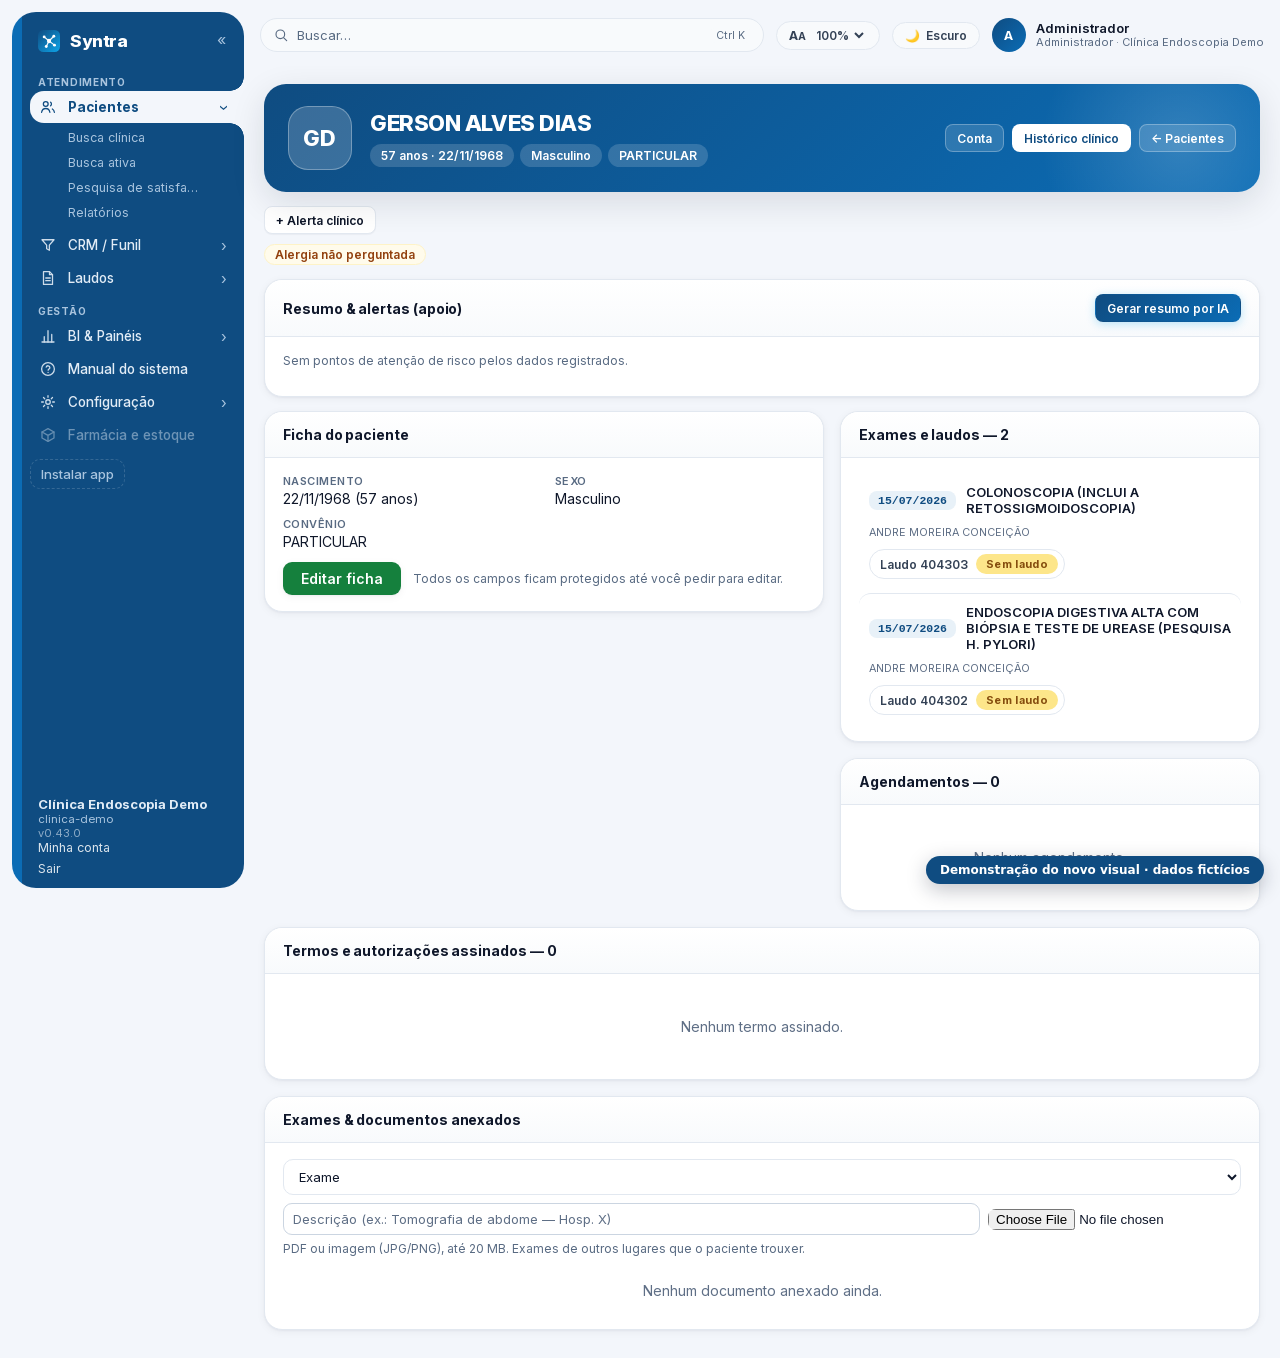
<file: paciente.html>
<!DOCTYPE html>
<html lang="pt-BR" class="inter_e3d26d0b-module__b_Op2q__variable"><head>
<meta name="robots" content="noindex">
<link rel="stylesheet" href="estilo.css">
<link rel="stylesheet" href="demo.css">
<script src="demo.js"></script><meta charset="utf-8"><meta name="viewport" content="width=device-width, initial-scale=1"><meta name="theme-color" content="#0f4c81"><title>Syntra — gestão para clínicas e hospitais</title><meta name="description" content="Syntra: plataforma completa de gestão em saúde — agenda, prontuário, laudos, faturamento, financeiro e BI."><meta name="application-name" content="Syntra"><meta name="mobile-web-app-capable" content="yes"><meta name="apple-mobile-web-app-title" content="Syntra"><meta name="apple-mobile-web-app-status-bar-style" content="default"><link rel="icon" href="favicon.svg"><meta name="next-size-adjust" content=""></head><body><div hidden=""><!--$--><!--/$--></div><div class="shell"><a href="#conteudo" class="pular-conteudo">Pular para o conteúdo</a><aside class="sidebar" aria-label="Menu principal"><div class="sidebar-syntra"><a class="sidebar-marca" title="Ir para a tela inicial" href="index.html"><svg viewBox="0 0 32 32" width="22" height="22" aria-hidden="true"><defs><linearGradient id="sy-nav" x1="0" y1="0" x2="32" y2="32" gradientUnits="userSpaceOnUse"><stop offset="0" stop-color="#0f4c81"></stop><stop offset="1" stop-color="#0ea5e9"></stop></linearGradient></defs><rect width="32" height="32" rx="8" fill="url(#sy-nav)"></rect><g stroke="#fff" stroke-width="1.8" stroke-linecap="round" opacity="0.95"><line x1="9" y1="10" x2="16" y2="16"></line><line x1="16" y1="16" x2="23" y2="9"></line><line x1="16" y1="16" x2="12" y2="24"></line><line x1="16" y1="16" x2="24" y2="22"></line></g><g fill="#fff"><circle cx="16" cy="16" r="3.1"></circle><circle cx="9" cy="10" r="2.1"></circle><circle cx="23" cy="9" r="2.1"></circle><circle cx="12" cy="24" r="2.1"></circle><circle cx="24" cy="22" r="2.1"></circle></g></svg><span>Syntra</span></a><button type="button" class="menu-recolher-btn" title="Recolher o menu (Alt+Shift+M recolhe tudo)" aria-label="Recolher o menu" aria-keyshortcuts="Alt+Shift+M">«</button></div><div class="sidebar-scroll"><nav class="gm" aria-label="Módulos do sistema"><div><div class="gm-secao">Atendimento</div><div class="gm-grupo"><div class="gm-linha"><a class="gm-cab on" aria-current="page" href="pacientes.html"><span class="gm-icone"><svg viewBox="0 0 24 24" width="18" height="18" aria-hidden="true" fill="none" stroke="currentColor" stroke-width="1.7" stroke-linecap="round" stroke-linejoin="round"><circle cx="9" cy="8" r="3.2"></circle><path d="M3.5 19c.6-3.2 2.8-5 5.5-5s4.9 1.8 5.5 5"></path><path d="M15.5 5.6a3.2 3.2 0 0 1 0 4.8M17.8 14.6c1.4.8 2.4 2.3 2.7 4.4"></path></svg></span><span class="gm-rotulo">Pacientes</span></a><button type="button" class="gm-toggle" aria-expanded="true" aria-label="Mais telas de Pacientes"><span class="gm-seta aberta" aria-hidden="true">›</span></button></div><div class="gm-filhos abertos"><div><div class="gm-sub-linha"><a class="gm-sub" href="#" data-fora-da-demo="">Busca clínica</a><button type="button" class="gm-fixar" aria-pressed="false" aria-label="Fixar Busca clínica nos favoritos" title="Fixar nos favoritos"><svg viewBox="0 0 24 24" width="14" height="14" aria-hidden="true" focusable="false" style="flex-shrink:0;vertical-align:-0.15em" fill="none" stroke="currentColor" stroke-width="1.7" stroke-linecap="round" stroke-linejoin="round"><path d="m12 3.8 2.4 5 5.4.7-4 3.7 1 5.4-4.8-2.6-4.8 2.6 1-5.4-4-3.7 5.4-.7L12 3.8Z"></path></svg></button></div></div><div><div class="gm-sub-linha"><a class="gm-sub" href="busca-ativa.html">Busca ativa</a><button type="button" class="gm-fixar" aria-pressed="false" aria-label="Fixar Busca ativa nos favoritos" title="Fixar nos favoritos"><svg viewBox="0 0 24 24" width="14" height="14" aria-hidden="true" focusable="false" style="flex-shrink:0;vertical-align:-0.15em" fill="none" stroke="currentColor" stroke-width="1.7" stroke-linecap="round" stroke-linejoin="round"><path d="m12 3.8 2.4 5 5.4.7-4 3.7 1 5.4-4.8-2.6-4.8 2.6 1-5.4-4-3.7 5.4-.7L12 3.8Z"></path></svg></button></div></div><div><div class="gm-sub-linha"><a class="gm-sub" href="#" data-fora-da-demo="">Pesquisa de satisfação</a><button type="button" class="gm-fixar" aria-pressed="false" aria-label="Fixar Pesquisa de satisfação nos favoritos" title="Fixar nos favoritos"><svg viewBox="0 0 24 24" width="14" height="14" aria-hidden="true" focusable="false" style="flex-shrink:0;vertical-align:-0.15em" fill="none" stroke="currentColor" stroke-width="1.7" stroke-linecap="round" stroke-linejoin="round"><path d="m12 3.8 2.4 5 5.4.7-4 3.7 1 5.4-4.8-2.6-4.8 2.6 1-5.4-4-3.7 5.4-.7L12 3.8Z"></path></svg></button></div></div><div><div class="gm-sub-linha"><a class="gm-sub" href="#" data-fora-da-demo="">Relatórios</a><button type="button" class="gm-fixar" aria-pressed="false" aria-label="Fixar Relatórios nos favoritos" title="Fixar nos favoritos"><svg viewBox="0 0 24 24" width="14" height="14" aria-hidden="true" focusable="false" style="flex-shrink:0;vertical-align:-0.15em" fill="none" stroke="currentColor" stroke-width="1.7" stroke-linecap="round" stroke-linejoin="round"><path d="m12 3.8 2.4 5 5.4.7-4 3.7 1 5.4-4.8-2.6-4.8 2.6 1-5.4-4-3.7 5.4-.7L12 3.8Z"></path></svg></button></div></div></div></div></div><div><div class="gm-grupo"><div class="gm-linha"><a class="gm-cab" href="crm.html"><span class="gm-icone"><svg viewBox="0 0 24 24" width="18" height="18" aria-hidden="true" fill="none" stroke="currentColor" stroke-width="1.7" stroke-linecap="round" stroke-linejoin="round"><path d="M4 5h16l-6.2 7.2V19l-3.6-2v-4.8L4 5Z"></path></svg></span><span class="gm-rotulo">CRM / Funil</span></a><button type="button" class="gm-toggle" aria-expanded="false" aria-label="Mais telas de CRM / Funil"><span class="gm-seta" aria-hidden="true">›</span></button></div><div class="gm-filhos"><div><div class="gm-sub-linha"><a class="gm-sub" href="#" data-fora-da-demo="">Busca ativa</a><button type="button" class="gm-fixar" aria-pressed="false" aria-label="Fixar Busca ativa nos favoritos" title="Fixar nos favoritos"><svg viewBox="0 0 24 24" width="14" height="14" aria-hidden="true" focusable="false" style="flex-shrink:0;vertical-align:-0.15em" fill="none" stroke="currentColor" stroke-width="1.7" stroke-linecap="round" stroke-linejoin="round"><path d="m12 3.8 2.4 5 5.4.7-4 3.7 1 5.4-4.8-2.6-4.8 2.6 1-5.4-4-3.7 5.4-.7L12 3.8Z"></path></svg></button></div></div><div><div class="gm-sub-linha"><a class="gm-sub" href="#" data-fora-da-demo="">Relatórios</a><button type="button" class="gm-fixar" aria-pressed="false" aria-label="Fixar Relatórios nos favoritos" title="Fixar nos favoritos"><svg viewBox="0 0 24 24" width="14" height="14" aria-hidden="true" focusable="false" style="flex-shrink:0;vertical-align:-0.15em" fill="none" stroke="currentColor" stroke-width="1.7" stroke-linecap="round" stroke-linejoin="round"><path d="m12 3.8 2.4 5 5.4.7-4 3.7 1 5.4-4.8-2.6-4.8 2.6 1-5.4-4-3.7 5.4-.7L12 3.8Z"></path></svg></button></div></div></div></div></div><div><div class="gm-grupo"><div class="gm-linha"><a class="gm-cab" href="laudos.html"><span class="gm-icone"><svg viewBox="0 0 24 24" width="18" height="18" aria-hidden="true" fill="none" stroke="currentColor" stroke-width="1.7" stroke-linecap="round" stroke-linejoin="round"><path d="M6 3.5h8l4 4v13H6V3.5Z"></path><path d="M14 3.5v4h4M9 12h6M9 15.5h6"></path></svg></span><span class="gm-rotulo">Laudos</span></a><button type="button" class="gm-toggle" aria-expanded="false" aria-label="Mais telas de Laudos"><span class="gm-seta" aria-hidden="true">›</span></button></div><div class="gm-filhos"><div><div class="gm-sub-linha"><a class="gm-sub" href="#" data-fora-da-demo="">Laudo falado (sala)</a><button type="button" class="gm-fixar" aria-pressed="false" aria-label="Fixar Laudo falado (sala) nos favoritos" title="Fixar nos favoritos"><svg viewBox="0 0 24 24" width="14" height="14" aria-hidden="true" focusable="false" style="flex-shrink:0;vertical-align:-0.15em" fill="none" stroke="currentColor" stroke-width="1.7" stroke-linecap="round" stroke-linejoin="round"><path d="m12 3.8 2.4 5 5.4.7-4 3.7 1 5.4-4.8-2.6-4.8 2.6 1-5.4-4-3.7 5.4-.7L12 3.8Z"></path></svg></button></div></div><div><div class="gm-sub-linha"><a class="gm-sub" href="#" data-fora-da-demo="">Painel do médico</a><button type="button" class="gm-fixar" aria-pressed="false" aria-label="Fixar Painel do médico nos favoritos" title="Fixar nos favoritos"><svg viewBox="0 0 24 24" width="14" height="14" aria-hidden="true" focusable="false" style="flex-shrink:0;vertical-align:-0.15em" fill="none" stroke="currentColor" stroke-width="1.7" stroke-linecap="round" stroke-linejoin="round"><path d="m12 3.8 2.4 5 5.4.7-4 3.7 1 5.4-4.8-2.6-4.8 2.6 1-5.4-4-3.7 5.4-.7L12 3.8Z"></path></svg></button></div></div><div><div class="gm-sub-linha"><a class="gm-sub" href="pendencias.html">Pendências</a><button type="button" class="gm-fixar" aria-pressed="false" aria-label="Fixar Pendências nos favoritos" title="Fixar nos favoritos"><svg viewBox="0 0 24 24" width="14" height="14" aria-hidden="true" focusable="false" style="flex-shrink:0;vertical-align:-0.15em" fill="none" stroke="currentColor" stroke-width="1.7" stroke-linecap="round" stroke-linejoin="round"><path d="m12 3.8 2.4 5 5.4.7-4 3.7 1 5.4-4.8-2.6-4.8 2.6 1-5.4-4-3.7 5.4-.7L12 3.8Z"></path></svg></button></div></div><div><div class="gm-sub-linha"><a class="gm-sub" href="#" data-fora-da-demo="">Fotos sem exame</a><button type="button" class="gm-fixar" aria-pressed="false" aria-label="Fixar Fotos sem exame nos favoritos" title="Fixar nos favoritos"><svg viewBox="0 0 24 24" width="14" height="14" aria-hidden="true" focusable="false" style="flex-shrink:0;vertical-align:-0.15em" fill="none" stroke="currentColor" stroke-width="1.7" stroke-linecap="round" stroke-linejoin="round"><path d="m12 3.8 2.4 5 5.4.7-4 3.7 1 5.4-4.8-2.6-4.8 2.6 1-5.4-4-3.7 5.4-.7L12 3.8Z"></path></svg></button></div></div><div><div class="gm-sub-linha"><a class="gm-sub" href="#" data-fora-da-demo="">Laudos Padrões</a><button type="button" class="gm-fixar" aria-pressed="false" aria-label="Fixar Laudos Padrões nos favoritos" title="Fixar nos favoritos"><svg viewBox="0 0 24 24" width="14" height="14" aria-hidden="true" focusable="false" style="flex-shrink:0;vertical-align:-0.15em" fill="none" stroke="currentColor" stroke-width="1.7" stroke-linecap="round" stroke-linejoin="round"><path d="m12 3.8 2.4 5 5.4.7-4 3.7 1 5.4-4.8-2.6-4.8 2.6 1-5.4-4-3.7 5.4-.7L12 3.8Z"></path></svg></button></div></div><div><div class="gm-sub-linha"><a class="gm-sub" href="#" data-fora-da-demo="">Importação XML</a><button type="button" class="gm-fixar" aria-pressed="false" aria-label="Fixar Importação XML nos favoritos" title="Fixar nos favoritos"><svg viewBox="0 0 24 24" width="14" height="14" aria-hidden="true" focusable="false" style="flex-shrink:0;vertical-align:-0.15em" fill="none" stroke="currentColor" stroke-width="1.7" stroke-linecap="round" stroke-linejoin="round"><path d="m12 3.8 2.4 5 5.4.7-4 3.7 1 5.4-4.8-2.6-4.8 2.6 1-5.4-4-3.7 5.4-.7L12 3.8Z"></path></svg></button></div></div><div><div class="gm-sub-linha"><a class="gm-sub" href="#" data-fora-da-demo="">Relatórios</a><button type="button" class="gm-fixar" aria-pressed="false" aria-label="Fixar Relatórios nos favoritos" title="Fixar nos favoritos"><svg viewBox="0 0 24 24" width="14" height="14" aria-hidden="true" focusable="false" style="flex-shrink:0;vertical-align:-0.15em" fill="none" stroke="currentColor" stroke-width="1.7" stroke-linecap="round" stroke-linejoin="round"><path d="m12 3.8 2.4 5 5.4.7-4 3.7 1 5.4-4.8-2.6-4.8 2.6 1-5.4-4-3.7 5.4-.7L12 3.8Z"></path></svg></button></div></div></div></div></div><div><div class="gm-secao">Gestão</div><div class="gm-grupo"><div class="gm-linha"><a class="gm-cab" href="bi.html"><span class="gm-icone"><svg viewBox="0 0 24 24" width="18" height="18" aria-hidden="true" fill="none" stroke="currentColor" stroke-width="1.7" stroke-linecap="round" stroke-linejoin="round"><path d="M4 20h16"></path><path d="M7 20v-7M12 20V5M17 20v-10"></path></svg></span><span class="gm-rotulo">BI &amp; Painéis</span></a><button type="button" class="gm-toggle" aria-expanded="false" aria-label="Mais telas de BI &amp; Painéis"><span class="gm-seta" aria-hidden="true">›</span></button></div><div class="gm-filhos"><div><div class="gm-sub-linha"><a class="gm-sub" href="#" data-fora-da-demo="">Pacientes: origem e frequência</a><button type="button" class="gm-fixar" aria-pressed="false" aria-label="Fixar Pacientes: origem e frequência nos favoritos" title="Fixar nos favoritos"><svg viewBox="0 0 24 24" width="14" height="14" aria-hidden="true" focusable="false" style="flex-shrink:0;vertical-align:-0.15em" fill="none" stroke="currentColor" stroke-width="1.7" stroke-linecap="round" stroke-linejoin="round"><path d="m12 3.8 2.4 5 5.4.7-4 3.7 1 5.4-4.8-2.6-4.8 2.6 1-5.4-4-3.7 5.4-.7L12 3.8Z"></path></svg></button></div></div><div><div class="gm-sub-linha"><a class="gm-sub" href="#" data-fora-da-demo="">Comercial</a><button type="button" class="gm-fixar" aria-pressed="false" aria-label="Fixar Comercial nos favoritos" title="Fixar nos favoritos"><svg viewBox="0 0 24 24" width="14" height="14" aria-hidden="true" focusable="false" style="flex-shrink:0;vertical-align:-0.15em" fill="none" stroke="currentColor" stroke-width="1.7" stroke-linecap="round" stroke-linejoin="round"><path d="m12 3.8 2.4 5 5.4.7-4 3.7 1 5.4-4.8-2.6-4.8 2.6 1-5.4-4-3.7 5.4-.7L12 3.8Z"></path></svg></button></div></div><div><div class="gm-sub-linha"><a class="gm-sub" href="#" data-fora-da-demo="">Painel de gestão (TV)</a><button type="button" class="gm-fixar" aria-pressed="false" aria-label="Fixar Painel de gestão (TV) nos favoritos" title="Fixar nos favoritos"><svg viewBox="0 0 24 24" width="14" height="14" aria-hidden="true" focusable="false" style="flex-shrink:0;vertical-align:-0.15em" fill="none" stroke="currentColor" stroke-width="1.7" stroke-linecap="round" stroke-linejoin="round"><path d="m12 3.8 2.4 5 5.4.7-4 3.7 1 5.4-4.8-2.6-4.8 2.6 1-5.4-4-3.7 5.4-.7L12 3.8Z"></path></svg></button></div></div><div><div class="gm-sub-linha"><a class="gm-sub" href="bi-explorar.html">Explorar dados</a><button type="button" class="gm-fixar" aria-pressed="false" aria-label="Fixar Explorar dados nos favoritos" title="Fixar nos favoritos"><svg viewBox="0 0 24 24" width="14" height="14" aria-hidden="true" focusable="false" style="flex-shrink:0;vertical-align:-0.15em" fill="none" stroke="currentColor" stroke-width="1.7" stroke-linecap="round" stroke-linejoin="round"><path d="m12 3.8 2.4 5 5.4.7-4 3.7 1 5.4-4.8-2.6-4.8 2.6 1-5.4-4-3.7 5.4-.7L12 3.8Z"></path></svg></button></div></div></div></div></div><div><a class="gm-item" href="manual.html"><span class="gm-icone"><svg viewBox="0 0 24 24" width="18" height="18" aria-hidden="true" fill="none" stroke="currentColor" stroke-width="1.7" stroke-linecap="round" stroke-linejoin="round"><circle cx="12" cy="12" r="8.5"></circle><path d="M9.6 9.5a2.5 2.5 0 0 1 4.9.7c0 1.6-2.3 2-2.3 3.4"></path><path d="M12.1 16.6h.01"></path></svg></span><span class="gm-rotulo">Manual do sistema</span></a></div><div><div class="gm-grupo"><div class="gm-linha"><a class="gm-cab" href="#" data-fora-da-demo=""><span class="gm-icone"><svg viewBox="0 0 24 24" width="18" height="18" aria-hidden="true" fill="none" stroke="currentColor" stroke-width="1.7" stroke-linecap="round" stroke-linejoin="round"><circle cx="12" cy="12" r="3"></circle><path d="M12 3.5v2.3M12 18.2v2.3M3.5 12h2.3M18.2 12h2.3M6 6l1.6 1.6M16.4 16.4 18 18M18 6l-1.6 1.6M7.6 16.4 6 18"></path></svg></span><span class="gm-rotulo">Configuração</span></a><button type="button" class="gm-toggle" aria-expanded="false" aria-label="Mais telas de Configuração"><span class="gm-seta" aria-hidden="true">›</span></button></div><div class="gm-filhos"><div><div class="gm-sub-linha"><a class="gm-sub" href="#" data-fora-da-demo="">Cadastros</a><button type="button" class="gm-fixar" aria-pressed="false" aria-label="Fixar Cadastros nos favoritos" title="Fixar nos favoritos"><svg viewBox="0 0 24 24" width="14" height="14" aria-hidden="true" focusable="false" style="flex-shrink:0;vertical-align:-0.15em" fill="none" stroke="currentColor" stroke-width="1.7" stroke-linecap="round" stroke-linejoin="round"><path d="m12 3.8 2.4 5 5.4.7-4 3.7 1 5.4-4.8-2.6-4.8 2.6 1-5.4-4-3.7 5.4-.7L12 3.8Z"></path></svg></button></div></div><div><div class="gm-sub-linha"><a class="gm-sub" href="#" data-fora-da-demo="">Empresa &amp; tributos</a><button type="button" class="gm-fixar" aria-pressed="false" aria-label="Fixar Empresa &amp; tributos nos favoritos" title="Fixar nos favoritos"><svg viewBox="0 0 24 24" width="14" height="14" aria-hidden="true" focusable="false" style="flex-shrink:0;vertical-align:-0.15em" fill="none" stroke="currentColor" stroke-width="1.7" stroke-linecap="round" stroke-linejoin="round"><path d="m12 3.8 2.4 5 5.4.7-4 3.7 1 5.4-4.8-2.6-4.8 2.6 1-5.4-4-3.7 5.4-.7L12 3.8Z"></path></svg></button></div></div><div><div class="gm-sub-linha"><a class="gm-sub" href="profissionais.html">Profissionais</a><button type="button" class="gm-fixar" aria-pressed="false" aria-label="Fixar Profissionais nos favoritos" title="Fixar nos favoritos"><svg viewBox="0 0 24 24" width="14" height="14" aria-hidden="true" focusable="false" style="flex-shrink:0;vertical-align:-0.15em" fill="none" stroke="currentColor" stroke-width="1.7" stroke-linecap="round" stroke-linejoin="round"><path d="m12 3.8 2.4 5 5.4.7-4 3.7 1 5.4-4.8-2.6-4.8 2.6 1-5.4-4-3.7 5.4-.7L12 3.8Z"></path></svg></button></div></div><div><div class="gm-sub-linha"><a class="gm-sub" href="#" data-fora-da-demo="">Unidades (filiais)</a><button type="button" class="gm-fixar" aria-pressed="false" aria-label="Fixar Unidades (filiais) nos favoritos" title="Fixar nos favoritos"><svg viewBox="0 0 24 24" width="14" height="14" aria-hidden="true" focusable="false" style="flex-shrink:0;vertical-align:-0.15em" fill="none" stroke="currentColor" stroke-width="1.7" stroke-linecap="round" stroke-linejoin="round"><path d="m12 3.8 2.4 5 5.4.7-4 3.7 1 5.4-4.8-2.6-4.8 2.6 1-5.4-4-3.7 5.4-.7L12 3.8Z"></path></svg></button></div></div><div><div class="gm-sub-linha"><a class="gm-sub" href="#" data-fora-da-demo="">Fornecedores</a><button type="button" class="gm-fixar" aria-pressed="false" aria-label="Fixar Fornecedores nos favoritos" title="Fixar nos favoritos"><svg viewBox="0 0 24 24" width="14" height="14" aria-hidden="true" focusable="false" style="flex-shrink:0;vertical-align:-0.15em" fill="none" stroke="currentColor" stroke-width="1.7" stroke-linecap="round" stroke-linejoin="round"><path d="m12 3.8 2.4 5 5.4.7-4 3.7 1 5.4-4.8-2.6-4.8 2.6 1-5.4-4-3.7 5.4-.7L12 3.8Z"></path></svg></button></div></div><div><div class="gm-sub-linha"><a class="gm-sub" href="procedimentos.html">Procedimentos / exames</a><button type="button" class="gm-fixar" aria-pressed="false" aria-label="Fixar Procedimentos / exames nos favoritos" title="Fixar nos favoritos"><svg viewBox="0 0 24 24" width="14" height="14" aria-hidden="true" focusable="false" style="flex-shrink:0;vertical-align:-0.15em" fill="none" stroke="currentColor" stroke-width="1.7" stroke-linecap="round" stroke-linejoin="round"><path d="m12 3.8 2.4 5 5.4.7-4 3.7 1 5.4-4.8-2.6-4.8 2.6 1-5.4-4-3.7 5.4-.7L12 3.8Z"></path></svg></button></div></div><div><div class="gm-sub-linha"><a class="gm-sub" href="#" data-fora-da-demo="">Integrações &amp; caminhos</a><button type="button" class="gm-fixar" aria-pressed="false" aria-label="Fixar Integrações &amp; caminhos nos favoritos" title="Fixar nos favoritos"><svg viewBox="0 0 24 24" width="14" height="14" aria-hidden="true" focusable="false" style="flex-shrink:0;vertical-align:-0.15em" fill="none" stroke="currentColor" stroke-width="1.7" stroke-linecap="round" stroke-linejoin="round"><path d="m12 3.8 2.4 5 5.4.7-4 3.7 1 5.4-4.8-2.6-4.8 2.6 1-5.4-4-3.7 5.4-.7L12 3.8Z"></path></svg></button></div></div><div><div class="gm-sub-linha"><a class="gm-sub" href="#" data-fora-da-demo="">Integrações e API</a><button type="button" class="gm-fixar" aria-pressed="false" aria-label="Fixar Integrações e API nos favoritos" title="Fixar nos favoritos"><svg viewBox="0 0 24 24" width="14" height="14" aria-hidden="true" focusable="false" style="flex-shrink:0;vertical-align:-0.15em" fill="none" stroke="currentColor" stroke-width="1.7" stroke-linecap="round" stroke-linejoin="round"><path d="m12 3.8 2.4 5 5.4.7-4 3.7 1 5.4-4.8-2.6-4.8 2.6 1-5.4-4-3.7 5.4-.7L12 3.8Z"></path></svg></button></div></div><div><div class="gm-sub-linha"><a class="gm-sub" href="#" data-fora-da-demo="">PACS / DICOM</a><button type="button" class="gm-fixar" aria-pressed="false" aria-label="Fixar PACS / DICOM nos favoritos" title="Fixar nos favoritos"><svg viewBox="0 0 24 24" width="14" height="14" aria-hidden="true" focusable="false" style="flex-shrink:0;vertical-align:-0.15em" fill="none" stroke="currentColor" stroke-width="1.7" stroke-linecap="round" stroke-linejoin="round"><path d="m12 3.8 2.4 5 5.4.7-4 3.7 1 5.4-4.8-2.6-4.8 2.6 1-5.4-4-3.7 5.4-.7L12 3.8Z"></path></svg></button></div></div><div><div class="gm-sub-linha"><a class="gm-sub" href="#" data-fora-da-demo="">Unidades remotas</a><button type="button" class="gm-fixar" aria-pressed="false" aria-label="Fixar Unidades remotas nos favoritos" title="Fixar nos favoritos"><svg viewBox="0 0 24 24" width="14" height="14" aria-hidden="true" focusable="false" style="flex-shrink:0;vertical-align:-0.15em" fill="none" stroke="currentColor" stroke-width="1.7" stroke-linecap="round" stroke-linejoin="round"><path d="m12 3.8 2.4 5 5.4.7-4 3.7 1 5.4-4.8-2.6-4.8 2.6 1-5.4-4-3.7 5.4-.7L12 3.8Z"></path></svg></button></div></div><div><div class="gm-sub-linha"><a class="gm-sub" href="#" data-fora-da-demo="">Links &amp; dispositivos</a><button type="button" class="gm-fixar" aria-pressed="false" aria-label="Fixar Links &amp; dispositivos nos favoritos" title="Fixar nos favoritos"><svg viewBox="0 0 24 24" width="14" height="14" aria-hidden="true" focusable="false" style="flex-shrink:0;vertical-align:-0.15em" fill="none" stroke="currentColor" stroke-width="1.7" stroke-linecap="round" stroke-linejoin="round"><path d="m12 3.8 2.4 5 5.4.7-4 3.7 1 5.4-4.8-2.6-4.8 2.6 1-5.4-4-3.7 5.4-.7L12 3.8Z"></path></svg></button></div></div><div><div class="gm-sub-linha"><a class="gm-sub" href="#" data-fora-da-demo="">Segurança e privacidade</a><button type="button" class="gm-fixar" aria-pressed="false" aria-label="Fixar Segurança e privacidade nos favoritos" title="Fixar nos favoritos"><svg viewBox="0 0 24 24" width="14" height="14" aria-hidden="true" focusable="false" style="flex-shrink:0;vertical-align:-0.15em" fill="none" stroke="currentColor" stroke-width="1.7" stroke-linecap="round" stroke-linejoin="round"><path d="m12 3.8 2.4 5 5.4.7-4 3.7 1 5.4-4.8-2.6-4.8 2.6 1-5.4-4-3.7 5.4-.7L12 3.8Z"></path></svg></button></div></div><div><div class="gm-sub-linha"><a class="gm-sub" href="#" data-fora-da-demo="">Auditoria</a><button type="button" class="gm-fixar" aria-pressed="false" aria-label="Fixar Auditoria nos favoritos" title="Fixar nos favoritos"><svg viewBox="0 0 24 24" width="14" height="14" aria-hidden="true" focusable="false" style="flex-shrink:0;vertical-align:-0.15em" fill="none" stroke="currentColor" stroke-width="1.7" stroke-linecap="round" stroke-linejoin="round"><path d="m12 3.8 2.4 5 5.4.7-4 3.7 1 5.4-4.8-2.6-4.8 2.6 1-5.4-4-3.7 5.4-.7L12 3.8Z"></path></svg></button></div></div><div><div class="gm-sub-linha"><a class="gm-sub" href="#" data-fora-da-demo="">Saúde do sistema</a><button type="button" class="gm-fixar" aria-pressed="false" aria-label="Fixar Saúde do sistema nos favoritos" title="Fixar nos favoritos"><svg viewBox="0 0 24 24" width="14" height="14" aria-hidden="true" focusable="false" style="flex-shrink:0;vertical-align:-0.15em" fill="none" stroke="currentColor" stroke-width="1.7" stroke-linecap="round" stroke-linejoin="round"><path d="m12 3.8 2.4 5 5.4.7-4 3.7 1 5.4-4.8-2.6-4.8 2.6 1-5.4-4-3.7 5.4-.7L12 3.8Z"></path></svg></button></div></div></div></div></div><div><span class="gm-item off" title="Módulo não contratado" aria-disabled="true"><span class="gm-icone"><svg viewBox="0 0 24 24" width="18" height="18" aria-hidden="true" fill="none" stroke="currentColor" stroke-width="1.7" stroke-linecap="round" stroke-linejoin="round"><path d="M12 3.5 20 8v8l-8 4.5L4 16V8l8-4.5Z"></path><path d="M4 8l8 4.5L20 8M12 12.5V20"></path></svg></span><span class="gm-rotulo">Farmácia e estoque</span></span></div></nav><button type="button" class="nav-instalar">Instalar app</button></div><div class="sidebar-foot"><strong>Clínica Endoscopia Demo</strong><span>clinica-demo</span><small title="Versão em execução (informe ao suporte)" style="display:block;opacity:0.6;font-size:11px">v0.43.0</small><a class="gm-sair" style="text-align:center;text-decoration:none" href="#" data-fora-da-demo="">Minha conta</a><form action="" enctype="multipart/form-data" method="POST" onsubmit="return false"><input type="hidden" name="$ACTION_ID_005bcd10de8870052bda116b38fc1c81444760dc3f"><button type="submit" class="gm-sair">Sair</button></form></div></aside><div class="main"><header class="cab-app"><button type="button" class="menu-mobile-btn" aria-label="Abrir menu" aria-expanded="false">☰</button><button type="button" class="menu-expandir-btn" title="Mostrar o menu" aria-label="Mostrar o menu">☰</button><button type="button" class="paleta-gatilho" title="Busca global (Ctrl+K)" aria-label="Buscar paciente, tela ou ação (Ctrl K)" aria-haspopup="dialog"><svg viewBox="0 0 24 24" width="16" height="16" aria-hidden="true" focusable="false" style="flex-shrink:0;vertical-align:-0.15em" fill="none" stroke="currentColor" stroke-width="1.7" stroke-linecap="round" stroke-linejoin="round"><circle cx="11" cy="11" r="6.5"></circle><path d="m16.2 16.2 4.3 4.3"></path></svg> Buscar… <kbd aria-hidden="true">Ctrl K</kbd></button><div class="cab-dir"><label class="tema-toggle" title="Tamanho da tela — aumenta letras e botões (vale para você, em qualquer computador)" style="display:inline-flex;align-items:center;gap:4px"><span aria-hidden="true" style="font-weight:700">A<small>A</small></span><select aria-label="Tamanho da tela" class="zoom-sel" data-campo="zoom-tela" style="border:0;background:transparent;color:inherit;font:inherit"><option value="100" selected="">100<!-- -->%</option><option value="110">110<!-- -->%</option><option value="125">125<!-- -->%</option><option value="150">150<!-- -->%</option></select></label><button type="button" class="tema-toggle" title="Mudar para o tema claro"><span aria-hidden="true">☀️</span> <!-- -->Claro</button><div class="cab-user"><span class="cab-avatar" aria-hidden="true">A</span><span class="cab-nome">Administrador<small>Administrador<!-- --> · <!-- -->Clínica Endoscopia Demo</small></span></div></div></header><main id="conteudo" class="conteudo-principal" tabindex="-1"><!--$--><div class="pacientes"><section class="pac-hero" aria-label="Paciente"><span class="pac-av pac-av-grande pac-av-4" aria-hidden="true">GD</span><div class="pac-hero-id"><h1>GERSON ALVES DIAS</h1><div class="pac-hero-chips"><span>57<!-- --> anos · <!-- -->22/11/1968</span><span>Masculino</span><span>PARTICULAR</span></div></div><div class="pac-hero-acoes"><a class="btn btn-sm" title="Pagou, deve, crédito, guias e repasse — por atendimento" href="#" data-fora-da-demo="">Conta</a><a class="btn btn-sm btn-primary" title="Tudo o que cada setor registrou, numa linha do tempo só" href="#" data-fora-da-demo="">Histórico clínico</a><a class="btn btn-sm" href="pacientes.html">← Pacientes</a></div></section><div style="display:flex;gap:6px;flex-wrap:wrap;align-items:center;margin:0 0 10px" data-alertas-clinicos="true"><button type="button" class="btn btn-sm">+ Alerta clínico</button></div><div class="pac-alertas"><span class="chip-alergia-module__jfIflG__chip chip-alergia-module__jfIflG__nao" title="Ninguém perguntou ainda: confirme com o paciente antes de sedar ou prescrever">Alergia não perguntada</span></div><div style="margin-bottom:14px"><div class="panel ia-resumo"><div class="panel-head" style="display:flex;justify-content:space-between;align-items:center"><span>Resumo &amp; alertas (apoio)</span><button class="btn btn-sm btn-primary">Gerar resumo por IA</button></div><div class="panel-body"><p class="cfg-ajuda" style="margin-top:0">Sem pontos de atenção de risco pelos dados registrados.</p></div></div></div><div class="pac-grid"><div class="panel"><div class="panel-head">Ficha do paciente</div><div class="panel-body"><div><dl class="ficha-resumo"><div class="ficha-resumo-item"><dt>Nascimento</dt><dd>22/11/1968 (57 anos)</dd></div><div class="ficha-resumo-item"><dt>Sexo</dt><dd>Masculino</dd></div><div class="ficha-resumo-item"><dt>Convênio</dt><dd>PARTICULAR</dd></div></dl><div style="display:flex;align-items:center;gap:12px;margin-top:12px"><button type="button" class="ag-salvar">Editar ficha</button><span class="cfg-ajuda" style="margin:0">Todos os campos ficam protegidos até você pedir para editar.</span></div></div></div></div><div class="pac-historico"><div class="panel"><div class="panel-head">Exames e laudos — <!-- -->2</div><div class="panel-body pac-lista"><div class="pac-item"><span class="mono">15/07/2026</span><span class="pac-item-nome">COLONOSCOPIA (INCLUI A RETOSSIGMOIDOSCOPIA)</span><small>ANDRE MOREIRA CONCEIÇÃO</small><a class="pac-laudo-link" href="#" data-fora-da-demo="">Laudo <!-- -->404303<span class="badge st-SEM_LAUDO">Sem laudo</span></a></div><div class="pac-item"><span class="mono">15/07/2026</span><span class="pac-item-nome">ENDOSCOPIA DIGESTIVA ALTA COM BIÓPSIA E TESTE DE UREASE (PESQUISA H. PYLORI)</span><small>ANDRE MOREIRA CONCEIÇÃO</small><a class="pac-laudo-link" href="#" data-fora-da-demo="">Laudo <!-- -->404302<span class="badge st-SEM_LAUDO">Sem laudo</span></a></div></div></div><div class="panel"><div class="panel-head">Agendamentos — <!-- -->0</div><div class="panel-body pac-lista"><p class="cfg-vazio">Nenhum agendamento.</p></div></div></div></div><div class="panel" style="margin-top:16px" data-painel="termos-assinados"><div class="panel-head">Termos e autorizações assinados — <!-- -->0</div><div class="panel-body pac-lista"><p class="cfg-vazio">Nenhum termo assinado.</p></div></div><div style="margin-top:16px"><div class="panel"><div class="panel-head">Exames &amp; documentos anexados</div><div class="panel-body"><div class="anexo-envio"><select aria-label="Exame"><option value="EXAME" selected="">Exame</option><option value="PEDIDO_MEDICO">Pedido médico</option><option value="LAUDO">Laudo</option><option value="RECEITA">Receita</option><option value="IMAGEM">Imagem</option><option value="DOCUMENTO">Documento</option><option value="OUTRO">Outro</option></select><input placeholder="Descrição (ex.: Tomografia de abdome — Hosp. X)" style="flex:1;min-width:160px" value="" aria-label="Descrição (ex.: Tomografia de abdome — Hosp. X)"><input type="file" accept="application/pdf,image/*" aria-label="Escolher arquivo"></div><p class="cfg-ajuda" style="margin-top:6px">PDF ou imagem (JPG/PNG), até 20 MB. Exames de outros lugares que o paciente trouxer.</p><div class="cfg-vazio" style="margin-top:8px">Nenhum documento anexado ainda.</div></div></div></div></div><!--$--><!--/$--><!--/$--></main></div><div class="toaster" aria-live="polite" aria-atomic="false"></div></div><next-route-announcer style="position: absolute;"></next-route-announcer></body></html>
</file>
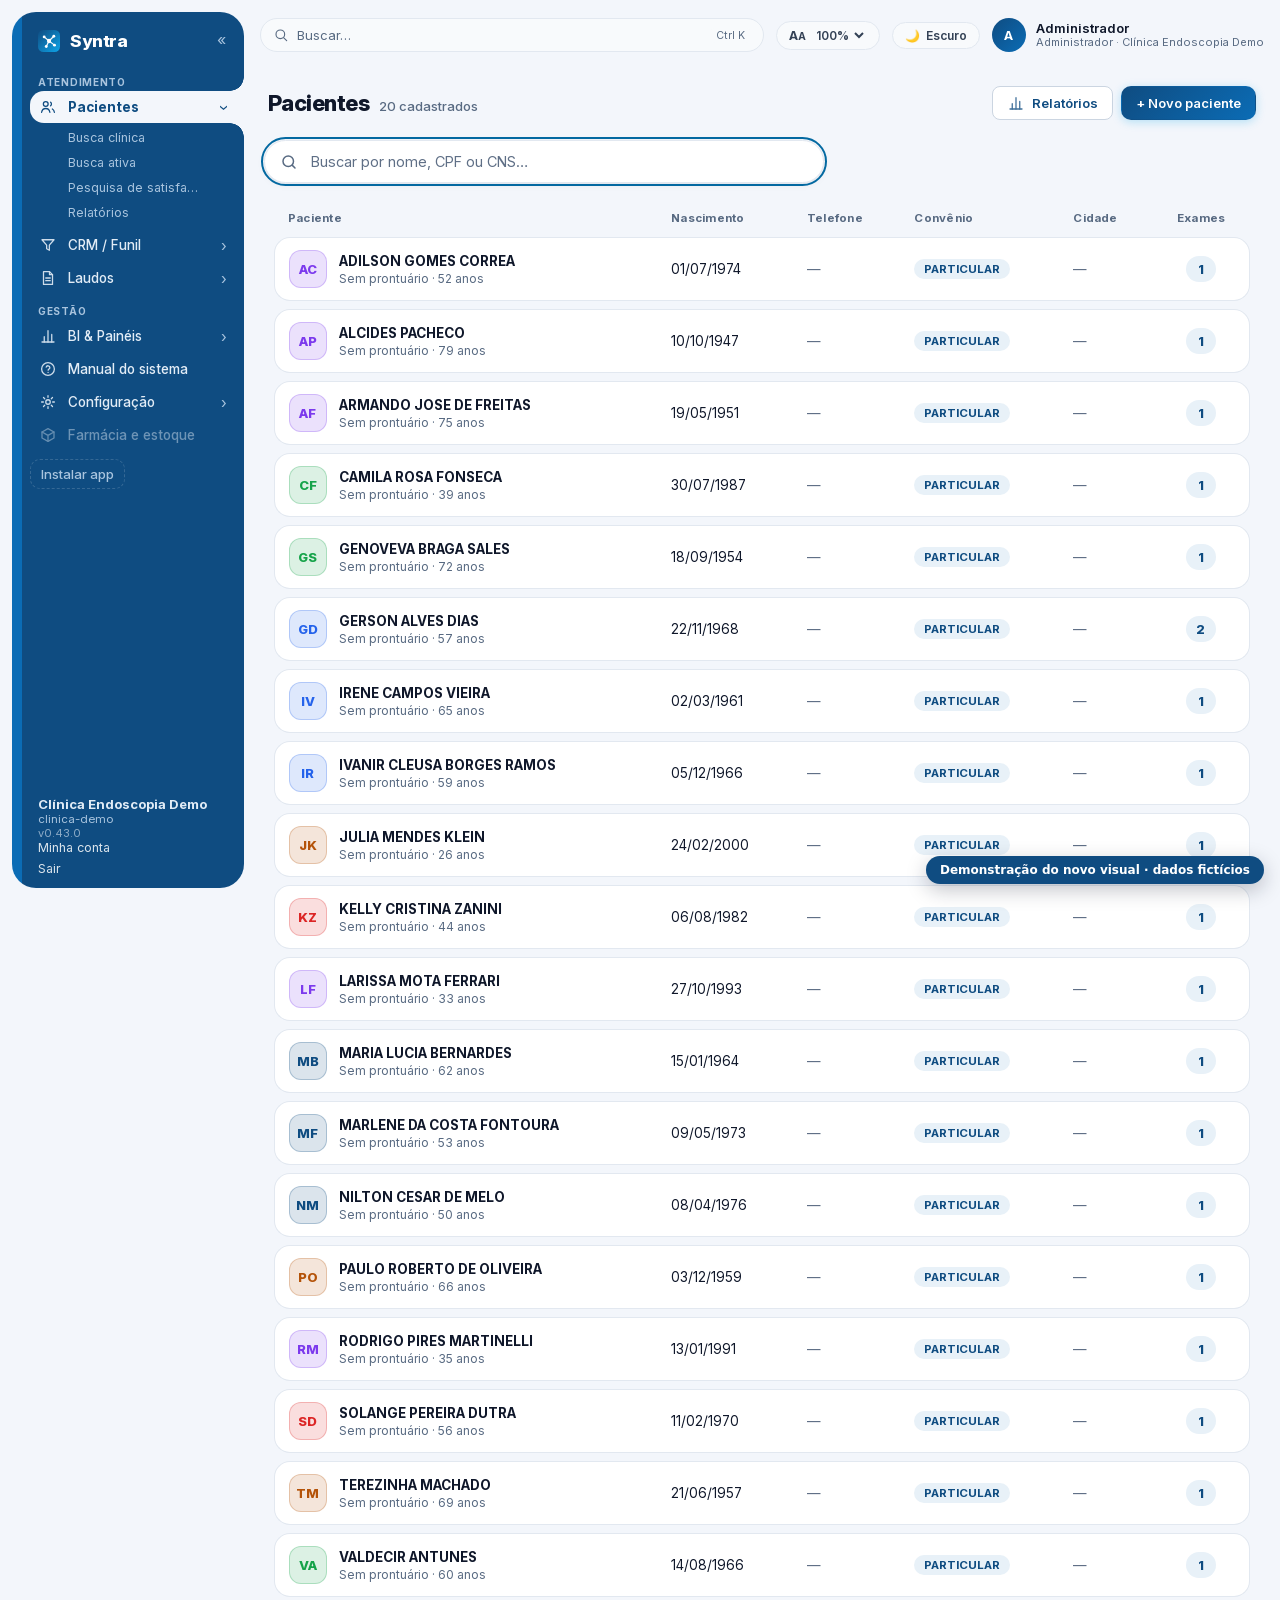
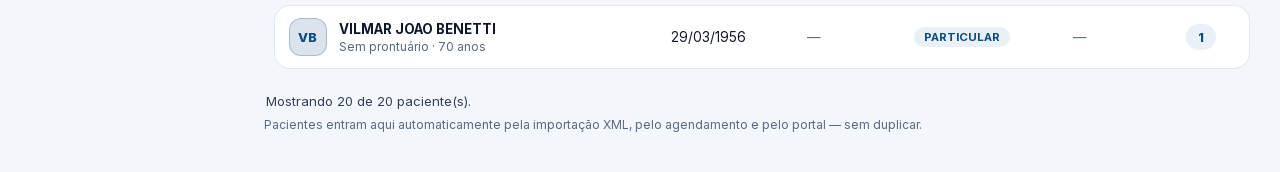
<file: pacientes.html>
<!DOCTYPE html>
<html lang="pt-BR" class="inter_e3d26d0b-module__b_Op2q__variable"><head>
<meta name="robots" content="noindex">
<link rel="stylesheet" href="estilo.css">
<link rel="stylesheet" href="demo.css">
<script src="demo.js"></script><meta charset="utf-8"><meta name="viewport" content="width=device-width, initial-scale=1"><meta name="theme-color" content="#0f4c81"><title>Syntra — gestão para clínicas e hospitais</title><meta name="description" content="Syntra: plataforma completa de gestão em saúde — agenda, prontuário, laudos, faturamento, financeiro e BI."><meta name="application-name" content="Syntra"><meta name="mobile-web-app-capable" content="yes"><meta name="apple-mobile-web-app-title" content="Syntra"><meta name="apple-mobile-web-app-status-bar-style" content="default"><link rel="icon" href="favicon.svg"><meta name="next-size-adjust" content=""></head><body><div hidden=""><!--$--><!--/$--></div><div class="shell"><a href="#conteudo" class="pular-conteudo">Pular para o conteúdo</a><aside class="sidebar" aria-label="Menu principal"><div class="sidebar-syntra"><a class="sidebar-marca" title="Ir para a tela inicial" href="index.html"><svg viewBox="0 0 32 32" width="22" height="22" aria-hidden="true"><defs><linearGradient id="sy-nav" x1="0" y1="0" x2="32" y2="32" gradientUnits="userSpaceOnUse"><stop offset="0" stop-color="#0f4c81"></stop><stop offset="1" stop-color="#0ea5e9"></stop></linearGradient></defs><rect width="32" height="32" rx="8" fill="url(#sy-nav)"></rect><g stroke="#fff" stroke-width="1.8" stroke-linecap="round" opacity="0.95"><line x1="9" y1="10" x2="16" y2="16"></line><line x1="16" y1="16" x2="23" y2="9"></line><line x1="16" y1="16" x2="12" y2="24"></line><line x1="16" y1="16" x2="24" y2="22"></line></g><g fill="#fff"><circle cx="16" cy="16" r="3.1"></circle><circle cx="9" cy="10" r="2.1"></circle><circle cx="23" cy="9" r="2.1"></circle><circle cx="12" cy="24" r="2.1"></circle><circle cx="24" cy="22" r="2.1"></circle></g></svg><span>Syntra</span></a><button type="button" class="menu-recolher-btn" title="Recolher o menu (Alt+Shift+M recolhe tudo)" aria-label="Recolher o menu" aria-keyshortcuts="Alt+Shift+M">«</button></div><div class="sidebar-scroll"><nav class="gm" aria-label="Módulos do sistema"><div><div class="gm-secao">Atendimento</div><div class="gm-grupo"><div class="gm-linha"><a class="gm-cab on" aria-current="page" href="pacientes.html"><span class="gm-icone"><svg viewBox="0 0 24 24" width="18" height="18" aria-hidden="true" fill="none" stroke="currentColor" stroke-width="1.7" stroke-linecap="round" stroke-linejoin="round"><circle cx="9" cy="8" r="3.2"></circle><path d="M3.5 19c.6-3.2 2.8-5 5.5-5s4.9 1.8 5.5 5"></path><path d="M15.5 5.6a3.2 3.2 0 0 1 0 4.8M17.8 14.6c1.4.8 2.4 2.3 2.7 4.4"></path></svg></span><span class="gm-rotulo">Pacientes</span></a><button type="button" class="gm-toggle" aria-expanded="true" aria-label="Mais telas de Pacientes"><span class="gm-seta aberta" aria-hidden="true">›</span></button></div><div class="gm-filhos abertos"><div><div class="gm-sub-linha"><a class="gm-sub" href="#" data-fora-da-demo="">Busca clínica</a><button type="button" class="gm-fixar" aria-pressed="false" aria-label="Fixar Busca clínica nos favoritos" title="Fixar nos favoritos"><svg viewBox="0 0 24 24" width="14" height="14" aria-hidden="true" focusable="false" style="flex-shrink:0;vertical-align:-0.15em" fill="none" stroke="currentColor" stroke-width="1.7" stroke-linecap="round" stroke-linejoin="round"><path d="m12 3.8 2.4 5 5.4.7-4 3.7 1 5.4-4.8-2.6-4.8 2.6 1-5.4-4-3.7 5.4-.7L12 3.8Z"></path></svg></button></div></div><div><div class="gm-sub-linha"><a class="gm-sub" href="busca-ativa.html">Busca ativa</a><button type="button" class="gm-fixar" aria-pressed="false" aria-label="Fixar Busca ativa nos favoritos" title="Fixar nos favoritos"><svg viewBox="0 0 24 24" width="14" height="14" aria-hidden="true" focusable="false" style="flex-shrink:0;vertical-align:-0.15em" fill="none" stroke="currentColor" stroke-width="1.7" stroke-linecap="round" stroke-linejoin="round"><path d="m12 3.8 2.4 5 5.4.7-4 3.7 1 5.4-4.8-2.6-4.8 2.6 1-5.4-4-3.7 5.4-.7L12 3.8Z"></path></svg></button></div></div><div><div class="gm-sub-linha"><a class="gm-sub" href="#" data-fora-da-demo="">Pesquisa de satisfação</a><button type="button" class="gm-fixar" aria-pressed="false" aria-label="Fixar Pesquisa de satisfação nos favoritos" title="Fixar nos favoritos"><svg viewBox="0 0 24 24" width="14" height="14" aria-hidden="true" focusable="false" style="flex-shrink:0;vertical-align:-0.15em" fill="none" stroke="currentColor" stroke-width="1.7" stroke-linecap="round" stroke-linejoin="round"><path d="m12 3.8 2.4 5 5.4.7-4 3.7 1 5.4-4.8-2.6-4.8 2.6 1-5.4-4-3.7 5.4-.7L12 3.8Z"></path></svg></button></div></div><div><div class="gm-sub-linha"><a class="gm-sub" href="#" data-fora-da-demo="">Relatórios</a><button type="button" class="gm-fixar" aria-pressed="false" aria-label="Fixar Relatórios nos favoritos" title="Fixar nos favoritos"><svg viewBox="0 0 24 24" width="14" height="14" aria-hidden="true" focusable="false" style="flex-shrink:0;vertical-align:-0.15em" fill="none" stroke="currentColor" stroke-width="1.7" stroke-linecap="round" stroke-linejoin="round"><path d="m12 3.8 2.4 5 5.4.7-4 3.7 1 5.4-4.8-2.6-4.8 2.6 1-5.4-4-3.7 5.4-.7L12 3.8Z"></path></svg></button></div></div></div></div></div><div><div class="gm-grupo"><div class="gm-linha"><a class="gm-cab" href="crm.html"><span class="gm-icone"><svg viewBox="0 0 24 24" width="18" height="18" aria-hidden="true" fill="none" stroke="currentColor" stroke-width="1.7" stroke-linecap="round" stroke-linejoin="round"><path d="M4 5h16l-6.2 7.2V19l-3.6-2v-4.8L4 5Z"></path></svg></span><span class="gm-rotulo">CRM / Funil</span></a><button type="button" class="gm-toggle" aria-expanded="false" aria-label="Mais telas de CRM / Funil"><span class="gm-seta" aria-hidden="true">›</span></button></div><div class="gm-filhos"><div><div class="gm-sub-linha"><a class="gm-sub" href="#" data-fora-da-demo="">Busca ativa</a><button type="button" class="gm-fixar" aria-pressed="false" aria-label="Fixar Busca ativa nos favoritos" title="Fixar nos favoritos"><svg viewBox="0 0 24 24" width="14" height="14" aria-hidden="true" focusable="false" style="flex-shrink:0;vertical-align:-0.15em" fill="none" stroke="currentColor" stroke-width="1.7" stroke-linecap="round" stroke-linejoin="round"><path d="m12 3.8 2.4 5 5.4.7-4 3.7 1 5.4-4.8-2.6-4.8 2.6 1-5.4-4-3.7 5.4-.7L12 3.8Z"></path></svg></button></div></div><div><div class="gm-sub-linha"><a class="gm-sub" href="#" data-fora-da-demo="">Relatórios</a><button type="button" class="gm-fixar" aria-pressed="false" aria-label="Fixar Relatórios nos favoritos" title="Fixar nos favoritos"><svg viewBox="0 0 24 24" width="14" height="14" aria-hidden="true" focusable="false" style="flex-shrink:0;vertical-align:-0.15em" fill="none" stroke="currentColor" stroke-width="1.7" stroke-linecap="round" stroke-linejoin="round"><path d="m12 3.8 2.4 5 5.4.7-4 3.7 1 5.4-4.8-2.6-4.8 2.6 1-5.4-4-3.7 5.4-.7L12 3.8Z"></path></svg></button></div></div></div></div></div><div><div class="gm-grupo"><div class="gm-linha"><a class="gm-cab" href="laudos.html"><span class="gm-icone"><svg viewBox="0 0 24 24" width="18" height="18" aria-hidden="true" fill="none" stroke="currentColor" stroke-width="1.7" stroke-linecap="round" stroke-linejoin="round"><path d="M6 3.5h8l4 4v13H6V3.5Z"></path><path d="M14 3.5v4h4M9 12h6M9 15.5h6"></path></svg></span><span class="gm-rotulo">Laudos</span></a><button type="button" class="gm-toggle" aria-expanded="false" aria-label="Mais telas de Laudos"><span class="gm-seta" aria-hidden="true">›</span></button></div><div class="gm-filhos"><div><div class="gm-sub-linha"><a class="gm-sub" href="#" data-fora-da-demo="">Laudo falado (sala)</a><button type="button" class="gm-fixar" aria-pressed="false" aria-label="Fixar Laudo falado (sala) nos favoritos" title="Fixar nos favoritos"><svg viewBox="0 0 24 24" width="14" height="14" aria-hidden="true" focusable="false" style="flex-shrink:0;vertical-align:-0.15em" fill="none" stroke="currentColor" stroke-width="1.7" stroke-linecap="round" stroke-linejoin="round"><path d="m12 3.8 2.4 5 5.4.7-4 3.7 1 5.4-4.8-2.6-4.8 2.6 1-5.4-4-3.7 5.4-.7L12 3.8Z"></path></svg></button></div></div><div><div class="gm-sub-linha"><a class="gm-sub" href="#" data-fora-da-demo="">Painel do médico</a><button type="button" class="gm-fixar" aria-pressed="false" aria-label="Fixar Painel do médico nos favoritos" title="Fixar nos favoritos"><svg viewBox="0 0 24 24" width="14" height="14" aria-hidden="true" focusable="false" style="flex-shrink:0;vertical-align:-0.15em" fill="none" stroke="currentColor" stroke-width="1.7" stroke-linecap="round" stroke-linejoin="round"><path d="m12 3.8 2.4 5 5.4.7-4 3.7 1 5.4-4.8-2.6-4.8 2.6 1-5.4-4-3.7 5.4-.7L12 3.8Z"></path></svg></button></div></div><div><div class="gm-sub-linha"><a class="gm-sub" href="pendencias.html">Pendências</a><button type="button" class="gm-fixar" aria-pressed="false" aria-label="Fixar Pendências nos favoritos" title="Fixar nos favoritos"><svg viewBox="0 0 24 24" width="14" height="14" aria-hidden="true" focusable="false" style="flex-shrink:0;vertical-align:-0.15em" fill="none" stroke="currentColor" stroke-width="1.7" stroke-linecap="round" stroke-linejoin="round"><path d="m12 3.8 2.4 5 5.4.7-4 3.7 1 5.4-4.8-2.6-4.8 2.6 1-5.4-4-3.7 5.4-.7L12 3.8Z"></path></svg></button></div></div><div><div class="gm-sub-linha"><a class="gm-sub" href="#" data-fora-da-demo="">Fotos sem exame</a><button type="button" class="gm-fixar" aria-pressed="false" aria-label="Fixar Fotos sem exame nos favoritos" title="Fixar nos favoritos"><svg viewBox="0 0 24 24" width="14" height="14" aria-hidden="true" focusable="false" style="flex-shrink:0;vertical-align:-0.15em" fill="none" stroke="currentColor" stroke-width="1.7" stroke-linecap="round" stroke-linejoin="round"><path d="m12 3.8 2.4 5 5.4.7-4 3.7 1 5.4-4.8-2.6-4.8 2.6 1-5.4-4-3.7 5.4-.7L12 3.8Z"></path></svg></button></div></div><div><div class="gm-sub-linha"><a class="gm-sub" href="#" data-fora-da-demo="">Laudos Padrões</a><button type="button" class="gm-fixar" aria-pressed="false" aria-label="Fixar Laudos Padrões nos favoritos" title="Fixar nos favoritos"><svg viewBox="0 0 24 24" width="14" height="14" aria-hidden="true" focusable="false" style="flex-shrink:0;vertical-align:-0.15em" fill="none" stroke="currentColor" stroke-width="1.7" stroke-linecap="round" stroke-linejoin="round"><path d="m12 3.8 2.4 5 5.4.7-4 3.7 1 5.4-4.8-2.6-4.8 2.6 1-5.4-4-3.7 5.4-.7L12 3.8Z"></path></svg></button></div></div><div><div class="gm-sub-linha"><a class="gm-sub" href="#" data-fora-da-demo="">Importação XML</a><button type="button" class="gm-fixar" aria-pressed="false" aria-label="Fixar Importação XML nos favoritos" title="Fixar nos favoritos"><svg viewBox="0 0 24 24" width="14" height="14" aria-hidden="true" focusable="false" style="flex-shrink:0;vertical-align:-0.15em" fill="none" stroke="currentColor" stroke-width="1.7" stroke-linecap="round" stroke-linejoin="round"><path d="m12 3.8 2.4 5 5.4.7-4 3.7 1 5.4-4.8-2.6-4.8 2.6 1-5.4-4-3.7 5.4-.7L12 3.8Z"></path></svg></button></div></div><div><div class="gm-sub-linha"><a class="gm-sub" href="#" data-fora-da-demo="">Relatórios</a><button type="button" class="gm-fixar" aria-pressed="false" aria-label="Fixar Relatórios nos favoritos" title="Fixar nos favoritos"><svg viewBox="0 0 24 24" width="14" height="14" aria-hidden="true" focusable="false" style="flex-shrink:0;vertical-align:-0.15em" fill="none" stroke="currentColor" stroke-width="1.7" stroke-linecap="round" stroke-linejoin="round"><path d="m12 3.8 2.4 5 5.4.7-4 3.7 1 5.4-4.8-2.6-4.8 2.6 1-5.4-4-3.7 5.4-.7L12 3.8Z"></path></svg></button></div></div></div></div></div><div><div class="gm-secao">Gestão</div><div class="gm-grupo"><div class="gm-linha"><a class="gm-cab" href="bi.html"><span class="gm-icone"><svg viewBox="0 0 24 24" width="18" height="18" aria-hidden="true" fill="none" stroke="currentColor" stroke-width="1.7" stroke-linecap="round" stroke-linejoin="round"><path d="M4 20h16"></path><path d="M7 20v-7M12 20V5M17 20v-10"></path></svg></span><span class="gm-rotulo">BI &amp; Painéis</span></a><button type="button" class="gm-toggle" aria-expanded="false" aria-label="Mais telas de BI &amp; Painéis"><span class="gm-seta" aria-hidden="true">›</span></button></div><div class="gm-filhos"><div><div class="gm-sub-linha"><a class="gm-sub" href="#" data-fora-da-demo="">Pacientes: origem e frequência</a><button type="button" class="gm-fixar" aria-pressed="false" aria-label="Fixar Pacientes: origem e frequência nos favoritos" title="Fixar nos favoritos"><svg viewBox="0 0 24 24" width="14" height="14" aria-hidden="true" focusable="false" style="flex-shrink:0;vertical-align:-0.15em" fill="none" stroke="currentColor" stroke-width="1.7" stroke-linecap="round" stroke-linejoin="round"><path d="m12 3.8 2.4 5 5.4.7-4 3.7 1 5.4-4.8-2.6-4.8 2.6 1-5.4-4-3.7 5.4-.7L12 3.8Z"></path></svg></button></div></div><div><div class="gm-sub-linha"><a class="gm-sub" href="#" data-fora-da-demo="">Comercial</a><button type="button" class="gm-fixar" aria-pressed="false" aria-label="Fixar Comercial nos favoritos" title="Fixar nos favoritos"><svg viewBox="0 0 24 24" width="14" height="14" aria-hidden="true" focusable="false" style="flex-shrink:0;vertical-align:-0.15em" fill="none" stroke="currentColor" stroke-width="1.7" stroke-linecap="round" stroke-linejoin="round"><path d="m12 3.8 2.4 5 5.4.7-4 3.7 1 5.4-4.8-2.6-4.8 2.6 1-5.4-4-3.7 5.4-.7L12 3.8Z"></path></svg></button></div></div><div><div class="gm-sub-linha"><a class="gm-sub" href="#" data-fora-da-demo="">Painel de gestão (TV)</a><button type="button" class="gm-fixar" aria-pressed="false" aria-label="Fixar Painel de gestão (TV) nos favoritos" title="Fixar nos favoritos"><svg viewBox="0 0 24 24" width="14" height="14" aria-hidden="true" focusable="false" style="flex-shrink:0;vertical-align:-0.15em" fill="none" stroke="currentColor" stroke-width="1.7" stroke-linecap="round" stroke-linejoin="round"><path d="m12 3.8 2.4 5 5.4.7-4 3.7 1 5.4-4.8-2.6-4.8 2.6 1-5.4-4-3.7 5.4-.7L12 3.8Z"></path></svg></button></div></div><div><div class="gm-sub-linha"><a class="gm-sub" href="bi-explorar.html">Explorar dados</a><button type="button" class="gm-fixar" aria-pressed="false" aria-label="Fixar Explorar dados nos favoritos" title="Fixar nos favoritos"><svg viewBox="0 0 24 24" width="14" height="14" aria-hidden="true" focusable="false" style="flex-shrink:0;vertical-align:-0.15em" fill="none" stroke="currentColor" stroke-width="1.7" stroke-linecap="round" stroke-linejoin="round"><path d="m12 3.8 2.4 5 5.4.7-4 3.7 1 5.4-4.8-2.6-4.8 2.6 1-5.4-4-3.7 5.4-.7L12 3.8Z"></path></svg></button></div></div></div></div></div><div><a class="gm-item" href="manual.html"><span class="gm-icone"><svg viewBox="0 0 24 24" width="18" height="18" aria-hidden="true" fill="none" stroke="currentColor" stroke-width="1.7" stroke-linecap="round" stroke-linejoin="round"><circle cx="12" cy="12" r="8.5"></circle><path d="M9.6 9.5a2.5 2.5 0 0 1 4.9.7c0 1.6-2.3 2-2.3 3.4"></path><path d="M12.1 16.6h.01"></path></svg></span><span class="gm-rotulo">Manual do sistema</span></a></div><div><div class="gm-grupo"><div class="gm-linha"><a class="gm-cab" href="#" data-fora-da-demo=""><span class="gm-icone"><svg viewBox="0 0 24 24" width="18" height="18" aria-hidden="true" fill="none" stroke="currentColor" stroke-width="1.7" stroke-linecap="round" stroke-linejoin="round"><circle cx="12" cy="12" r="3"></circle><path d="M12 3.5v2.3M12 18.2v2.3M3.5 12h2.3M18.2 12h2.3M6 6l1.6 1.6M16.4 16.4 18 18M18 6l-1.6 1.6M7.6 16.4 6 18"></path></svg></span><span class="gm-rotulo">Configuração</span></a><button type="button" class="gm-toggle" aria-expanded="false" aria-label="Mais telas de Configuração"><span class="gm-seta" aria-hidden="true">›</span></button></div><div class="gm-filhos"><div><div class="gm-sub-linha"><a class="gm-sub" href="#" data-fora-da-demo="">Cadastros</a><button type="button" class="gm-fixar" aria-pressed="false" aria-label="Fixar Cadastros nos favoritos" title="Fixar nos favoritos"><svg viewBox="0 0 24 24" width="14" height="14" aria-hidden="true" focusable="false" style="flex-shrink:0;vertical-align:-0.15em" fill="none" stroke="currentColor" stroke-width="1.7" stroke-linecap="round" stroke-linejoin="round"><path d="m12 3.8 2.4 5 5.4.7-4 3.7 1 5.4-4.8-2.6-4.8 2.6 1-5.4-4-3.7 5.4-.7L12 3.8Z"></path></svg></button></div></div><div><div class="gm-sub-linha"><a class="gm-sub" href="#" data-fora-da-demo="">Empresa &amp; tributos</a><button type="button" class="gm-fixar" aria-pressed="false" aria-label="Fixar Empresa &amp; tributos nos favoritos" title="Fixar nos favoritos"><svg viewBox="0 0 24 24" width="14" height="14" aria-hidden="true" focusable="false" style="flex-shrink:0;vertical-align:-0.15em" fill="none" stroke="currentColor" stroke-width="1.7" stroke-linecap="round" stroke-linejoin="round"><path d="m12 3.8 2.4 5 5.4.7-4 3.7 1 5.4-4.8-2.6-4.8 2.6 1-5.4-4-3.7 5.4-.7L12 3.8Z"></path></svg></button></div></div><div><div class="gm-sub-linha"><a class="gm-sub" href="profissionais.html">Profissionais</a><button type="button" class="gm-fixar" aria-pressed="false" aria-label="Fixar Profissionais nos favoritos" title="Fixar nos favoritos"><svg viewBox="0 0 24 24" width="14" height="14" aria-hidden="true" focusable="false" style="flex-shrink:0;vertical-align:-0.15em" fill="none" stroke="currentColor" stroke-width="1.7" stroke-linecap="round" stroke-linejoin="round"><path d="m12 3.8 2.4 5 5.4.7-4 3.7 1 5.4-4.8-2.6-4.8 2.6 1-5.4-4-3.7 5.4-.7L12 3.8Z"></path></svg></button></div></div><div><div class="gm-sub-linha"><a class="gm-sub" href="#" data-fora-da-demo="">Unidades (filiais)</a><button type="button" class="gm-fixar" aria-pressed="false" aria-label="Fixar Unidades (filiais) nos favoritos" title="Fixar nos favoritos"><svg viewBox="0 0 24 24" width="14" height="14" aria-hidden="true" focusable="false" style="flex-shrink:0;vertical-align:-0.15em" fill="none" stroke="currentColor" stroke-width="1.7" stroke-linecap="round" stroke-linejoin="round"><path d="m12 3.8 2.4 5 5.4.7-4 3.7 1 5.4-4.8-2.6-4.8 2.6 1-5.4-4-3.7 5.4-.7L12 3.8Z"></path></svg></button></div></div><div><div class="gm-sub-linha"><a class="gm-sub" href="#" data-fora-da-demo="">Fornecedores</a><button type="button" class="gm-fixar" aria-pressed="false" aria-label="Fixar Fornecedores nos favoritos" title="Fixar nos favoritos"><svg viewBox="0 0 24 24" width="14" height="14" aria-hidden="true" focusable="false" style="flex-shrink:0;vertical-align:-0.15em" fill="none" stroke="currentColor" stroke-width="1.7" stroke-linecap="round" stroke-linejoin="round"><path d="m12 3.8 2.4 5 5.4.7-4 3.7 1 5.4-4.8-2.6-4.8 2.6 1-5.4-4-3.7 5.4-.7L12 3.8Z"></path></svg></button></div></div><div><div class="gm-sub-linha"><a class="gm-sub" href="procedimentos.html">Procedimentos / exames</a><button type="button" class="gm-fixar" aria-pressed="false" aria-label="Fixar Procedimentos / exames nos favoritos" title="Fixar nos favoritos"><svg viewBox="0 0 24 24" width="14" height="14" aria-hidden="true" focusable="false" style="flex-shrink:0;vertical-align:-0.15em" fill="none" stroke="currentColor" stroke-width="1.7" stroke-linecap="round" stroke-linejoin="round"><path d="m12 3.8 2.4 5 5.4.7-4 3.7 1 5.4-4.8-2.6-4.8 2.6 1-5.4-4-3.7 5.4-.7L12 3.8Z"></path></svg></button></div></div><div><div class="gm-sub-linha"><a class="gm-sub" href="#" data-fora-da-demo="">Integrações &amp; caminhos</a><button type="button" class="gm-fixar" aria-pressed="false" aria-label="Fixar Integrações &amp; caminhos nos favoritos" title="Fixar nos favoritos"><svg viewBox="0 0 24 24" width="14" height="14" aria-hidden="true" focusable="false" style="flex-shrink:0;vertical-align:-0.15em" fill="none" stroke="currentColor" stroke-width="1.7" stroke-linecap="round" stroke-linejoin="round"><path d="m12 3.8 2.4 5 5.4.7-4 3.7 1 5.4-4.8-2.6-4.8 2.6 1-5.4-4-3.7 5.4-.7L12 3.8Z"></path></svg></button></div></div><div><div class="gm-sub-linha"><a class="gm-sub" href="#" data-fora-da-demo="">Integrações e API</a><button type="button" class="gm-fixar" aria-pressed="false" aria-label="Fixar Integrações e API nos favoritos" title="Fixar nos favoritos"><svg viewBox="0 0 24 24" width="14" height="14" aria-hidden="true" focusable="false" style="flex-shrink:0;vertical-align:-0.15em" fill="none" stroke="currentColor" stroke-width="1.7" stroke-linecap="round" stroke-linejoin="round"><path d="m12 3.8 2.4 5 5.4.7-4 3.7 1 5.4-4.8-2.6-4.8 2.6 1-5.4-4-3.7 5.4-.7L12 3.8Z"></path></svg></button></div></div><div><div class="gm-sub-linha"><a class="gm-sub" href="#" data-fora-da-demo="">PACS / DICOM</a><button type="button" class="gm-fixar" aria-pressed="false" aria-label="Fixar PACS / DICOM nos favoritos" title="Fixar nos favoritos"><svg viewBox="0 0 24 24" width="14" height="14" aria-hidden="true" focusable="false" style="flex-shrink:0;vertical-align:-0.15em" fill="none" stroke="currentColor" stroke-width="1.7" stroke-linecap="round" stroke-linejoin="round"><path d="m12 3.8 2.4 5 5.4.7-4 3.7 1 5.4-4.8-2.6-4.8 2.6 1-5.4-4-3.7 5.4-.7L12 3.8Z"></path></svg></button></div></div><div><div class="gm-sub-linha"><a class="gm-sub" href="#" data-fora-da-demo="">Unidades remotas</a><button type="button" class="gm-fixar" aria-pressed="false" aria-label="Fixar Unidades remotas nos favoritos" title="Fixar nos favoritos"><svg viewBox="0 0 24 24" width="14" height="14" aria-hidden="true" focusable="false" style="flex-shrink:0;vertical-align:-0.15em" fill="none" stroke="currentColor" stroke-width="1.7" stroke-linecap="round" stroke-linejoin="round"><path d="m12 3.8 2.4 5 5.4.7-4 3.7 1 5.4-4.8-2.6-4.8 2.6 1-5.4-4-3.7 5.4-.7L12 3.8Z"></path></svg></button></div></div><div><div class="gm-sub-linha"><a class="gm-sub" href="#" data-fora-da-demo="">Links &amp; dispositivos</a><button type="button" class="gm-fixar" aria-pressed="false" aria-label="Fixar Links &amp; dispositivos nos favoritos" title="Fixar nos favoritos"><svg viewBox="0 0 24 24" width="14" height="14" aria-hidden="true" focusable="false" style="flex-shrink:0;vertical-align:-0.15em" fill="none" stroke="currentColor" stroke-width="1.7" stroke-linecap="round" stroke-linejoin="round"><path d="m12 3.8 2.4 5 5.4.7-4 3.7 1 5.4-4.8-2.6-4.8 2.6 1-5.4-4-3.7 5.4-.7L12 3.8Z"></path></svg></button></div></div><div><div class="gm-sub-linha"><a class="gm-sub" href="#" data-fora-da-demo="">Segurança e privacidade</a><button type="button" class="gm-fixar" aria-pressed="false" aria-label="Fixar Segurança e privacidade nos favoritos" title="Fixar nos favoritos"><svg viewBox="0 0 24 24" width="14" height="14" aria-hidden="true" focusable="false" style="flex-shrink:0;vertical-align:-0.15em" fill="none" stroke="currentColor" stroke-width="1.7" stroke-linecap="round" stroke-linejoin="round"><path d="m12 3.8 2.4 5 5.4.7-4 3.7 1 5.4-4.8-2.6-4.8 2.6 1-5.4-4-3.7 5.4-.7L12 3.8Z"></path></svg></button></div></div><div><div class="gm-sub-linha"><a class="gm-sub" href="#" data-fora-da-demo="">Auditoria</a><button type="button" class="gm-fixar" aria-pressed="false" aria-label="Fixar Auditoria nos favoritos" title="Fixar nos favoritos"><svg viewBox="0 0 24 24" width="14" height="14" aria-hidden="true" focusable="false" style="flex-shrink:0;vertical-align:-0.15em" fill="none" stroke="currentColor" stroke-width="1.7" stroke-linecap="round" stroke-linejoin="round"><path d="m12 3.8 2.4 5 5.4.7-4 3.7 1 5.4-4.8-2.6-4.8 2.6 1-5.4-4-3.7 5.4-.7L12 3.8Z"></path></svg></button></div></div><div><div class="gm-sub-linha"><a class="gm-sub" href="#" data-fora-da-demo="">Saúde do sistema</a><button type="button" class="gm-fixar" aria-pressed="false" aria-label="Fixar Saúde do sistema nos favoritos" title="Fixar nos favoritos"><svg viewBox="0 0 24 24" width="14" height="14" aria-hidden="true" focusable="false" style="flex-shrink:0;vertical-align:-0.15em" fill="none" stroke="currentColor" stroke-width="1.7" stroke-linecap="round" stroke-linejoin="round"><path d="m12 3.8 2.4 5 5.4.7-4 3.7 1 5.4-4.8-2.6-4.8 2.6 1-5.4-4-3.7 5.4-.7L12 3.8Z"></path></svg></button></div></div></div></div></div><div><span class="gm-item off" title="Módulo não contratado" aria-disabled="true"><span class="gm-icone"><svg viewBox="0 0 24 24" width="18" height="18" aria-hidden="true" fill="none" stroke="currentColor" stroke-width="1.7" stroke-linecap="round" stroke-linejoin="round"><path d="M12 3.5 20 8v8l-8 4.5L4 16V8l8-4.5Z"></path><path d="M4 8l8 4.5L20 8M12 12.5V20"></path></svg></span><span class="gm-rotulo">Farmácia e estoque</span></span></div></nav><button type="button" class="nav-instalar">Instalar app</button></div><div class="sidebar-foot"><strong>Clínica Endoscopia Demo</strong><span>clinica-demo</span><small title="Versão em execução (informe ao suporte)" style="display:block;opacity:0.6;font-size:11px">v0.43.0</small><a class="gm-sair" style="text-align:center;text-decoration:none" href="#" data-fora-da-demo="">Minha conta</a><form action="" enctype="multipart/form-data" method="POST" onsubmit="return false"><input type="hidden" name="$ACTION_ID_005bcd10de8870052bda116b38fc1c81444760dc3f"><button type="submit" class="gm-sair">Sair</button></form></div></aside><div class="main"><header class="cab-app"><button type="button" class="menu-mobile-btn" aria-label="Abrir menu" aria-expanded="false">☰</button><button type="button" class="menu-expandir-btn" title="Mostrar o menu" aria-label="Mostrar o menu">☰</button><button type="button" class="paleta-gatilho" title="Busca global (Ctrl+K)" aria-label="Buscar paciente, tela ou ação (Ctrl K)" aria-haspopup="dialog"><svg viewBox="0 0 24 24" width="16" height="16" aria-hidden="true" focusable="false" style="flex-shrink:0;vertical-align:-0.15em" fill="none" stroke="currentColor" stroke-width="1.7" stroke-linecap="round" stroke-linejoin="round"><circle cx="11" cy="11" r="6.5"></circle><path d="m16.2 16.2 4.3 4.3"></path></svg> Buscar… <kbd aria-hidden="true">Ctrl K</kbd></button><div class="cab-dir"><label class="tema-toggle" title="Tamanho da tela — aumenta letras e botões (vale para você, em qualquer computador)" style="display:inline-flex;align-items:center;gap:4px"><span aria-hidden="true" style="font-weight:700">A<small>A</small></span><select aria-label="Tamanho da tela" class="zoom-sel" data-campo="zoom-tela" style="border:0;background:transparent;color:inherit;font:inherit"><option value="100" selected="">100<!-- -->%</option><option value="110">110<!-- -->%</option><option value="125">125<!-- -->%</option><option value="150">150<!-- -->%</option></select></label><button type="button" class="tema-toggle" title="Mudar para o tema claro"><span aria-hidden="true">☀️</span> <!-- -->Claro</button><div class="cab-user"><span class="cab-avatar" aria-hidden="true">A</span><span class="cab-nome">Administrador<small>Administrador<!-- --> · <!-- -->Clínica Endoscopia Demo</small></span></div></div></header><main id="conteudo" class="conteudo-principal" tabindex="-1"><!--$--><div class="pacientes"><div class="topbar"><h1>Pacientes <small class="pac-total">20<!-- --> cadastrado<!-- -->s</small></h1><div class="pac-acoes-topo"><a class="btn-relatorios" title="Relatórios do módulo — abrir, imprimir e exportar (Excel/PDF)" href="#" data-fora-da-demo=""><svg viewBox="0 0 24 24" width="18" height="18" aria-hidden="true" fill="none" stroke="currentColor" stroke-width="1.7" stroke-linecap="round" stroke-linejoin="round"><path d="M4 20h16"></path><path d="M7 20v-7M12 20V5M17 20v-10"></path></svg> Relatórios</a><a class="btn btn-primary" href="#" data-fora-da-demo="">+ Novo paciente</a></div></div><div class="pac-busca"><span class="pac-busca-lupa" aria-hidden="true"><svg viewBox="0 0 24 24" width="18" height="18" fill="none" stroke="currentColor" stroke-width="2" stroke-linecap="round"><circle cx="11" cy="11" r="7"></circle><path d="m20 20-3.5-3.5"></path></svg></span><input aria-label="Buscar paciente" type="search" placeholder="Buscar por nome, CPF ou CNS…" autofocus="" value=""></div><div class="panel pac-lista-painel"><table class="pac-tabela"><thead><tr><th>Paciente</th><th>Nascimento</th><th>Telefone</th><th>Convênio</th><th>Cidade</th><th style="text-align:center">Exames</th></tr></thead><tbody><tr><td data-label="Paciente"><a class="pac-pessoa" href="#" data-fora-da-demo=""><span class="pac-av pac-av-1" aria-hidden="true">AC</span><span class="pac-pessoa-txt"><span class="pac-nome">ADILSON GOMES CORREA</span><small>Sem prontuário<!-- --> · 52 anos</small></span></a></td><td data-label="Nascimento">01/07/1974</td><td data-label="Telefone"><span class="pac-vazio">—</span></td><td data-label="Convênio"><span class="pac-chip">PARTICULAR</span></td><td data-label="Cidade"><span class="pac-vazio">—</span></td><td data-label="Exames" style="text-align:center"><span class="pac-contador">1</span></td></tr><tr><td data-label="Paciente"><a class="pac-pessoa" href="#" data-fora-da-demo=""><span class="pac-av pac-av-1" aria-hidden="true">AP</span><span class="pac-pessoa-txt"><span class="pac-nome">ALCIDES PACHECO</span><small>Sem prontuário<!-- --> · 79 anos</small></span></a></td><td data-label="Nascimento">10/10/1947</td><td data-label="Telefone"><span class="pac-vazio">—</span></td><td data-label="Convênio"><span class="pac-chip">PARTICULAR</span></td><td data-label="Cidade"><span class="pac-vazio">—</span></td><td data-label="Exames" style="text-align:center"><span class="pac-contador">1</span></td></tr><tr><td data-label="Paciente"><a class="pac-pessoa" href="#" data-fora-da-demo=""><span class="pac-av pac-av-1" aria-hidden="true">AF</span><span class="pac-pessoa-txt"><span class="pac-nome">ARMANDO JOSE DE FREITAS</span><small>Sem prontuário<!-- --> · 75 anos</small></span></a></td><td data-label="Nascimento">19/05/1951</td><td data-label="Telefone"><span class="pac-vazio">—</span></td><td data-label="Convênio"><span class="pac-chip">PARTICULAR</span></td><td data-label="Cidade"><span class="pac-vazio">—</span></td><td data-label="Exames" style="text-align:center"><span class="pac-contador">1</span></td></tr><tr><td data-label="Paciente"><a class="pac-pessoa" href="#" data-fora-da-demo=""><span class="pac-av pac-av-2" aria-hidden="true">CF</span><span class="pac-pessoa-txt"><span class="pac-nome">CAMILA ROSA FONSECA</span><small>Sem prontuário<!-- --> · 39 anos</small></span></a></td><td data-label="Nascimento">30/07/1987</td><td data-label="Telefone"><span class="pac-vazio">—</span></td><td data-label="Convênio"><span class="pac-chip">PARTICULAR</span></td><td data-label="Cidade"><span class="pac-vazio">—</span></td><td data-label="Exames" style="text-align:center"><span class="pac-contador">1</span></td></tr><tr><td data-label="Paciente"><a class="pac-pessoa" href="#" data-fora-da-demo=""><span class="pac-av pac-av-2" aria-hidden="true">GS</span><span class="pac-pessoa-txt"><span class="pac-nome">GENOVEVA BRAGA SALES</span><small>Sem prontuário<!-- --> · 72 anos</small></span></a></td><td data-label="Nascimento">18/09/1954</td><td data-label="Telefone"><span class="pac-vazio">—</span></td><td data-label="Convênio"><span class="pac-chip">PARTICULAR</span></td><td data-label="Cidade"><span class="pac-vazio">—</span></td><td data-label="Exames" style="text-align:center"><span class="pac-contador">1</span></td></tr><tr><td data-label="Paciente"><a class="pac-pessoa" href="paciente.html"><span class="pac-av pac-av-4" aria-hidden="true">GD</span><span class="pac-pessoa-txt"><span class="pac-nome">GERSON ALVES DIAS</span><small>Sem prontuário<!-- --> · 57 anos</small></span></a></td><td data-label="Nascimento">22/11/1968</td><td data-label="Telefone"><span class="pac-vazio">—</span></td><td data-label="Convênio"><span class="pac-chip">PARTICULAR</span></td><td data-label="Cidade"><span class="pac-vazio">—</span></td><td data-label="Exames" style="text-align:center"><span class="pac-contador">2</span></td></tr><tr><td data-label="Paciente"><a class="pac-pessoa" href="#" data-fora-da-demo=""><span class="pac-av pac-av-4" aria-hidden="true">IV</span><span class="pac-pessoa-txt"><span class="pac-nome">IRENE CAMPOS VIEIRA</span><small>Sem prontuário<!-- --> · 65 anos</small></span></a></td><td data-label="Nascimento">02/03/1961</td><td data-label="Telefone"><span class="pac-vazio">—</span></td><td data-label="Convênio"><span class="pac-chip">PARTICULAR</span></td><td data-label="Cidade"><span class="pac-vazio">—</span></td><td data-label="Exames" style="text-align:center"><span class="pac-contador">1</span></td></tr><tr><td data-label="Paciente"><a class="pac-pessoa" href="#" data-fora-da-demo=""><span class="pac-av pac-av-4" aria-hidden="true">IR</span><span class="pac-pessoa-txt"><span class="pac-nome">IVANIR CLEUSA BORGES RAMOS</span><small>Sem prontuário<!-- --> · 59 anos</small></span></a></td><td data-label="Nascimento">05/12/1966</td><td data-label="Telefone"><span class="pac-vazio">—</span></td><td data-label="Convênio"><span class="pac-chip">PARTICULAR</span></td><td data-label="Cidade"><span class="pac-vazio">—</span></td><td data-label="Exames" style="text-align:center"><span class="pac-contador">1</span></td></tr><tr><td data-label="Paciente"><a class="pac-pessoa" href="#" data-fora-da-demo=""><span class="pac-av pac-av-3" aria-hidden="true">JK</span><span class="pac-pessoa-txt"><span class="pac-nome">JULIA MENDES KLEIN</span><small>Sem prontuário<!-- --> · 26 anos</small></span></a></td><td data-label="Nascimento">24/02/2000</td><td data-label="Telefone"><span class="pac-vazio">—</span></td><td data-label="Convênio"><span class="pac-chip">PARTICULAR</span></td><td data-label="Cidade"><span class="pac-vazio">—</span></td><td data-label="Exames" style="text-align:center"><span class="pac-contador">1</span></td></tr><tr><td data-label="Paciente"><a class="pac-pessoa" href="#" data-fora-da-demo=""><span class="pac-av pac-av-5" aria-hidden="true">KZ</span><span class="pac-pessoa-txt"><span class="pac-nome">KELLY CRISTINA ZANINI</span><small>Sem prontuário<!-- --> · 44 anos</small></span></a></td><td data-label="Nascimento">06/08/1982</td><td data-label="Telefone"><span class="pac-vazio">—</span></td><td data-label="Convênio"><span class="pac-chip">PARTICULAR</span></td><td data-label="Cidade"><span class="pac-vazio">—</span></td><td data-label="Exames" style="text-align:center"><span class="pac-contador">1</span></td></tr><tr><td data-label="Paciente"><a class="pac-pessoa" href="#" data-fora-da-demo=""><span class="pac-av pac-av-1" aria-hidden="true">LF</span><span class="pac-pessoa-txt"><span class="pac-nome">LARISSA MOTA FERRARI</span><small>Sem prontuário<!-- --> · 33 anos</small></span></a></td><td data-label="Nascimento">27/10/1993</td><td data-label="Telefone"><span class="pac-vazio">—</span></td><td data-label="Convênio"><span class="pac-chip">PARTICULAR</span></td><td data-label="Cidade"><span class="pac-vazio">—</span></td><td data-label="Exames" style="text-align:center"><span class="pac-contador">1</span></td></tr><tr><td data-label="Paciente"><a class="pac-pessoa" href="#" data-fora-da-demo=""><span class="pac-av pac-av-0" aria-hidden="true">MB</span><span class="pac-pessoa-txt"><span class="pac-nome">MARIA LUCIA BERNARDES</span><small>Sem prontuário<!-- --> · 62 anos</small></span></a></td><td data-label="Nascimento">15/01/1964</td><td data-label="Telefone"><span class="pac-vazio">—</span></td><td data-label="Convênio"><span class="pac-chip">PARTICULAR</span></td><td data-label="Cidade"><span class="pac-vazio">—</span></td><td data-label="Exames" style="text-align:center"><span class="pac-contador">1</span></td></tr><tr><td data-label="Paciente"><a class="pac-pessoa" href="#" data-fora-da-demo=""><span class="pac-av pac-av-0" aria-hidden="true">MF</span><span class="pac-pessoa-txt"><span class="pac-nome">MARLENE DA COSTA FONTOURA</span><small>Sem prontuário<!-- --> · 53 anos</small></span></a></td><td data-label="Nascimento">09/05/1973</td><td data-label="Telefone"><span class="pac-vazio">—</span></td><td data-label="Convênio"><span class="pac-chip">PARTICULAR</span></td><td data-label="Cidade"><span class="pac-vazio">—</span></td><td data-label="Exames" style="text-align:center"><span class="pac-contador">1</span></td></tr><tr><td data-label="Paciente"><a class="pac-pessoa" href="#" data-fora-da-demo=""><span class="pac-av pac-av-0" aria-hidden="true">NM</span><span class="pac-pessoa-txt"><span class="pac-nome">NILTON CESAR DE MELO</span><small>Sem prontuário<!-- --> · 50 anos</small></span></a></td><td data-label="Nascimento">08/04/1976</td><td data-label="Telefone"><span class="pac-vazio">—</span></td><td data-label="Convênio"><span class="pac-chip">PARTICULAR</span></td><td data-label="Cidade"><span class="pac-vazio">—</span></td><td data-label="Exames" style="text-align:center"><span class="pac-contador">1</span></td></tr><tr><td data-label="Paciente"><a class="pac-pessoa" href="#" data-fora-da-demo=""><span class="pac-av pac-av-3" aria-hidden="true">PO</span><span class="pac-pessoa-txt"><span class="pac-nome">PAULO ROBERTO DE OLIVEIRA</span><small>Sem prontuário<!-- --> · 66 anos</small></span></a></td><td data-label="Nascimento">03/12/1959</td><td data-label="Telefone"><span class="pac-vazio">—</span></td><td data-label="Convênio"><span class="pac-chip">PARTICULAR</span></td><td data-label="Cidade"><span class="pac-vazio">—</span></td><td data-label="Exames" style="text-align:center"><span class="pac-contador">1</span></td></tr><tr><td data-label="Paciente"><a class="pac-pessoa" href="#" data-fora-da-demo=""><span class="pac-av pac-av-1" aria-hidden="true">RM</span><span class="pac-pessoa-txt"><span class="pac-nome">RODRIGO PIRES MARTINELLI</span><small>Sem prontuário<!-- --> · 35 anos</small></span></a></td><td data-label="Nascimento">13/01/1991</td><td data-label="Telefone"><span class="pac-vazio">—</span></td><td data-label="Convênio"><span class="pac-chip">PARTICULAR</span></td><td data-label="Cidade"><span class="pac-vazio">—</span></td><td data-label="Exames" style="text-align:center"><span class="pac-contador">1</span></td></tr><tr><td data-label="Paciente"><a class="pac-pessoa" href="#" data-fora-da-demo=""><span class="pac-av pac-av-5" aria-hidden="true">SD</span><span class="pac-pessoa-txt"><span class="pac-nome">SOLANGE PEREIRA DUTRA</span><small>Sem prontuário<!-- --> · 56 anos</small></span></a></td><td data-label="Nascimento">11/02/1970</td><td data-label="Telefone"><span class="pac-vazio">—</span></td><td data-label="Convênio"><span class="pac-chip">PARTICULAR</span></td><td data-label="Cidade"><span class="pac-vazio">—</span></td><td data-label="Exames" style="text-align:center"><span class="pac-contador">1</span></td></tr><tr><td data-label="Paciente"><a class="pac-pessoa" href="#" data-fora-da-demo=""><span class="pac-av pac-av-3" aria-hidden="true">TM</span><span class="pac-pessoa-txt"><span class="pac-nome">TEREZINHA MACHADO</span><small>Sem prontuário<!-- --> · 69 anos</small></span></a></td><td data-label="Nascimento">21/06/1957</td><td data-label="Telefone"><span class="pac-vazio">—</span></td><td data-label="Convênio"><span class="pac-chip">PARTICULAR</span></td><td data-label="Cidade"><span class="pac-vazio">—</span></td><td data-label="Exames" style="text-align:center"><span class="pac-contador">1</span></td></tr><tr><td data-label="Paciente"><a class="pac-pessoa" href="#" data-fora-da-demo=""><span class="pac-av pac-av-2" aria-hidden="true">VA</span><span class="pac-pessoa-txt"><span class="pac-nome">VALDECIR ANTUNES</span><small>Sem prontuário<!-- --> · 60 anos</small></span></a></td><td data-label="Nascimento">14/08/1966</td><td data-label="Telefone"><span class="pac-vazio">—</span></td><td data-label="Convênio"><span class="pac-chip">PARTICULAR</span></td><td data-label="Cidade"><span class="pac-vazio">—</span></td><td data-label="Exames" style="text-align:center"><span class="pac-contador">1</span></td></tr><tr><td data-label="Paciente"><a class="pac-pessoa" href="#" data-fora-da-demo=""><span class="pac-av pac-av-0" aria-hidden="true">VB</span><span class="pac-pessoa-txt"><span class="pac-nome">VILMAR JOAO BENETTI</span><small>Sem prontuário<!-- --> · 70 anos</small></span></a></td><td data-label="Nascimento">29/03/1956</td><td data-label="Telefone"><span class="pac-vazio">—</span></td><td data-label="Convênio"><span class="pac-chip">PARTICULAR</span></td><td data-label="Cidade"><span class="pac-vazio">—</span></td><td data-label="Exames" style="text-align:center"><span class="pac-contador">1</span></td></tr></tbody></table></div><p class="pac-contagem">Mostrando <!-- -->20<!-- --> de <!-- -->20<!-- --> paciente(s)<!-- -->.</p><p class="cfg-ajuda" style="margin-top:8px">Pacientes entram aqui automaticamente pela importação XML, pelo agendamento e pelo portal — sem duplicar.</p></div><!--$--><!--/$--><!--/$--></main></div><div class="toaster" aria-live="polite" aria-atomic="false"></div></div><next-route-announcer style="position: absolute;"></next-route-announcer></body></html>
</file>
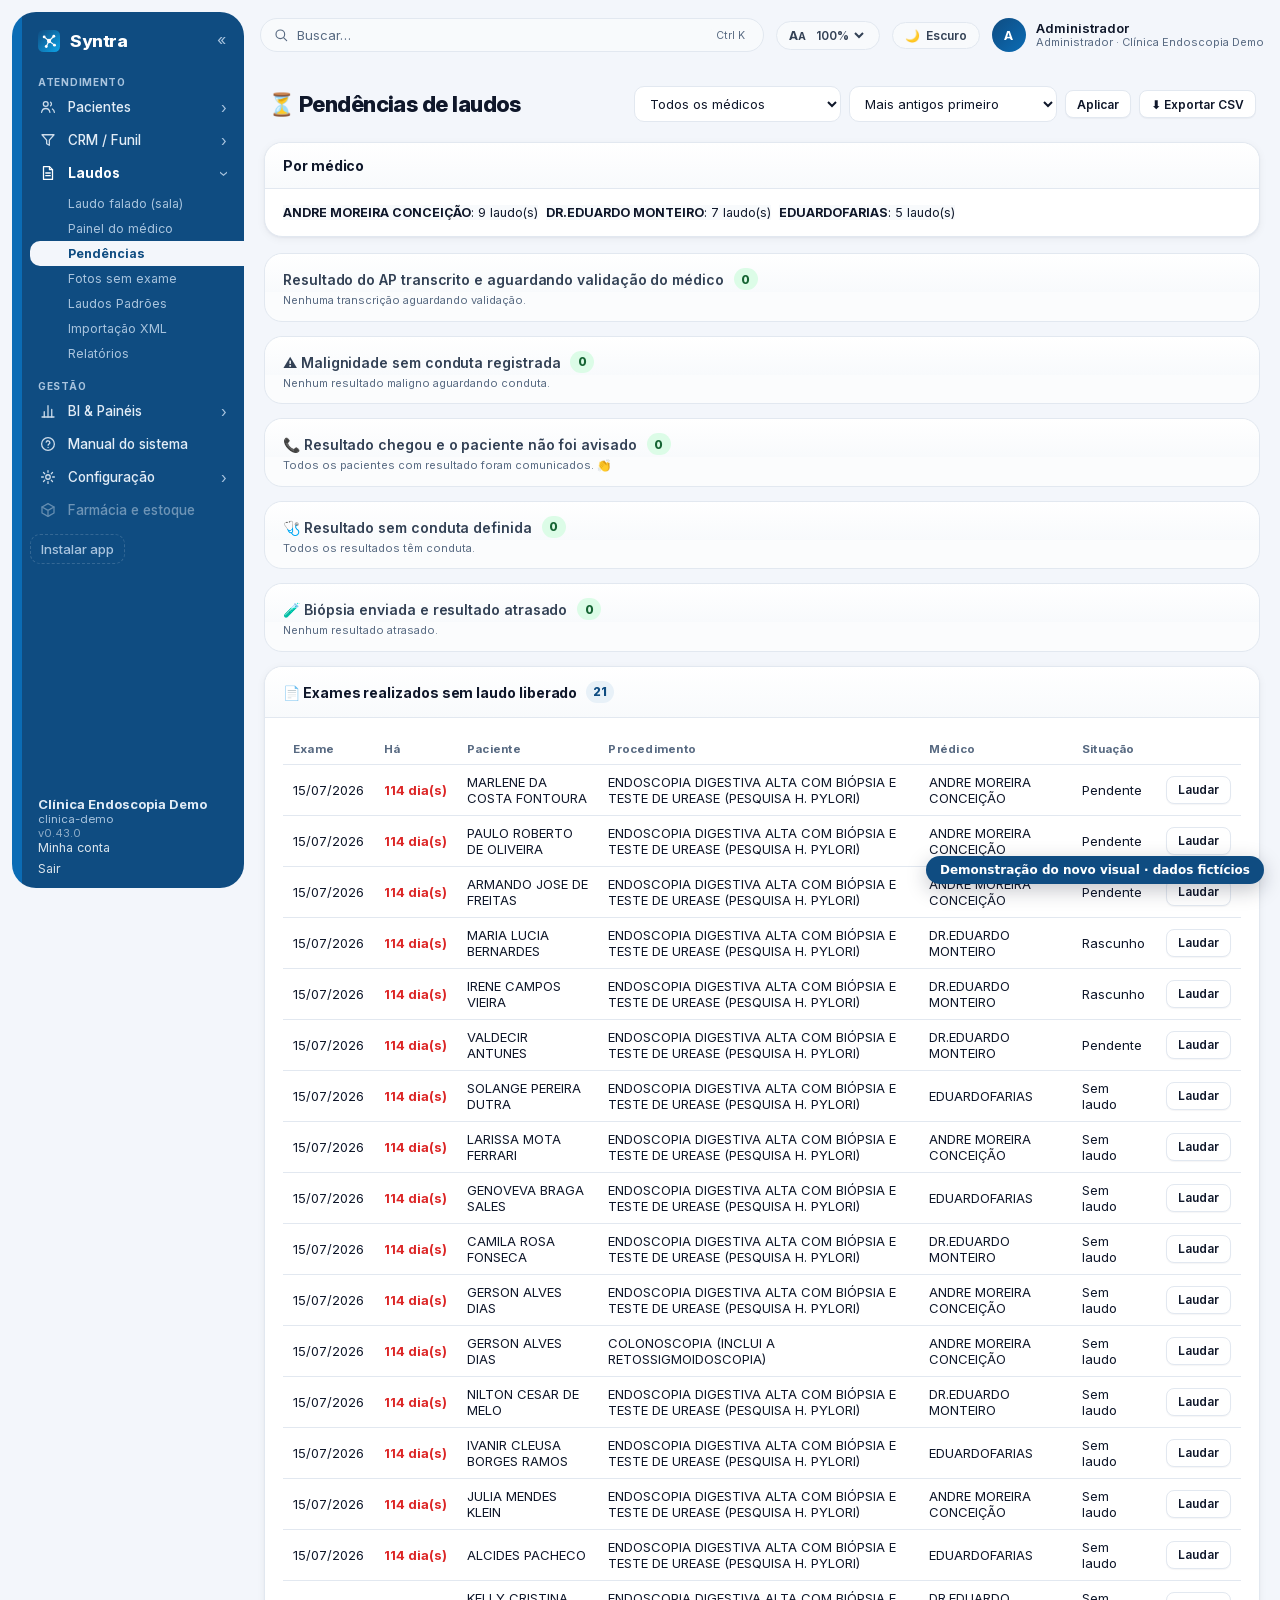
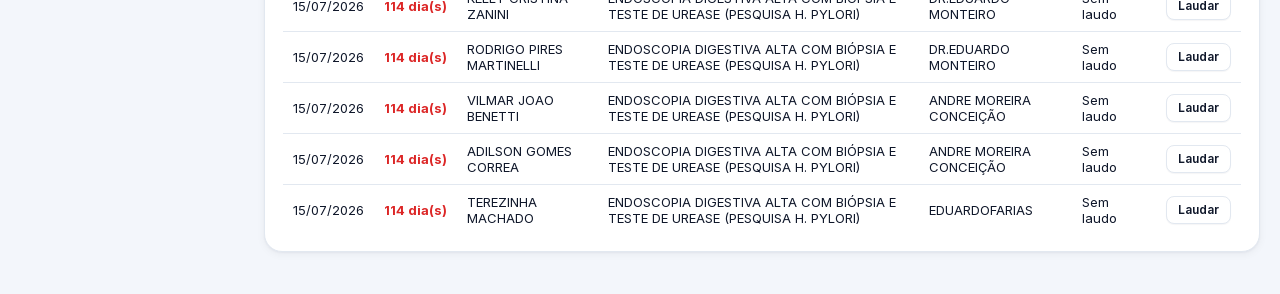
<file: pendencias.html>
<!DOCTYPE html>
<html lang="pt-BR" class="inter_e3d26d0b-module__b_Op2q__variable"><head>
<meta name="robots" content="noindex">
<link rel="stylesheet" href="estilo.css">
<link rel="stylesheet" href="demo.css">
<script src="demo.js"></script><meta charset="utf-8"><meta name="viewport" content="width=device-width, initial-scale=1"><meta name="theme-color" content="#0f4c81"><title>Syntra — gestão para clínicas e hospitais</title><meta name="description" content="Syntra: plataforma completa de gestão em saúde — agenda, prontuário, laudos, faturamento, financeiro e BI."><meta name="application-name" content="Syntra"><meta name="mobile-web-app-capable" content="yes"><meta name="apple-mobile-web-app-title" content="Syntra"><meta name="apple-mobile-web-app-status-bar-style" content="default"><link rel="icon" href="favicon.svg"><meta name="next-size-adjust" content=""></head><body><div hidden=""><!--$--><!--/$--></div><div class="shell"><a href="#conteudo" class="pular-conteudo">Pular para o conteúdo</a><aside class="sidebar" aria-label="Menu principal"><div class="sidebar-syntra"><a class="sidebar-marca" title="Ir para a tela inicial" href="index.html"><svg viewBox="0 0 32 32" width="22" height="22" aria-hidden="true"><defs><linearGradient id="sy-nav" x1="0" y1="0" x2="32" y2="32" gradientUnits="userSpaceOnUse"><stop offset="0" stop-color="#0f4c81"></stop><stop offset="1" stop-color="#0ea5e9"></stop></linearGradient></defs><rect width="32" height="32" rx="8" fill="url(#sy-nav)"></rect><g stroke="#fff" stroke-width="1.8" stroke-linecap="round" opacity="0.95"><line x1="9" y1="10" x2="16" y2="16"></line><line x1="16" y1="16" x2="23" y2="9"></line><line x1="16" y1="16" x2="12" y2="24"></line><line x1="16" y1="16" x2="24" y2="22"></line></g><g fill="#fff"><circle cx="16" cy="16" r="3.1"></circle><circle cx="9" cy="10" r="2.1"></circle><circle cx="23" cy="9" r="2.1"></circle><circle cx="12" cy="24" r="2.1"></circle><circle cx="24" cy="22" r="2.1"></circle></g></svg><span>Syntra</span></a><button type="button" class="menu-recolher-btn" title="Recolher o menu (Alt+Shift+M recolhe tudo)" aria-label="Recolher o menu" aria-keyshortcuts="Alt+Shift+M">«</button></div><div class="sidebar-scroll"><nav class="gm" aria-label="Módulos do sistema"><div><div class="gm-secao">Atendimento</div><div class="gm-grupo"><div class="gm-linha"><a class="gm-cab" href="pacientes.html"><span class="gm-icone"><svg viewBox="0 0 24 24" width="18" height="18" aria-hidden="true" fill="none" stroke="currentColor" stroke-width="1.7" stroke-linecap="round" stroke-linejoin="round"><circle cx="9" cy="8" r="3.2"></circle><path d="M3.5 19c.6-3.2 2.8-5 5.5-5s4.9 1.8 5.5 5"></path><path d="M15.5 5.6a3.2 3.2 0 0 1 0 4.8M17.8 14.6c1.4.8 2.4 2.3 2.7 4.4"></path></svg></span><span class="gm-rotulo">Pacientes</span></a><button type="button" class="gm-toggle" aria-expanded="false" aria-label="Mais telas de Pacientes"><span class="gm-seta" aria-hidden="true">›</span></button></div><div class="gm-filhos"><div><div class="gm-sub-linha"><a class="gm-sub" href="#" data-fora-da-demo="">Busca clínica</a><button type="button" class="gm-fixar" aria-pressed="false" aria-label="Fixar Busca clínica nos favoritos" title="Fixar nos favoritos"><svg viewBox="0 0 24 24" width="14" height="14" aria-hidden="true" focusable="false" style="flex-shrink:0;vertical-align:-0.15em" fill="none" stroke="currentColor" stroke-width="1.7" stroke-linecap="round" stroke-linejoin="round"><path d="m12 3.8 2.4 5 5.4.7-4 3.7 1 5.4-4.8-2.6-4.8 2.6 1-5.4-4-3.7 5.4-.7L12 3.8Z"></path></svg></button></div></div><div><div class="gm-sub-linha"><a class="gm-sub" href="busca-ativa.html">Busca ativa</a><button type="button" class="gm-fixar" aria-pressed="false" aria-label="Fixar Busca ativa nos favoritos" title="Fixar nos favoritos"><svg viewBox="0 0 24 24" width="14" height="14" aria-hidden="true" focusable="false" style="flex-shrink:0;vertical-align:-0.15em" fill="none" stroke="currentColor" stroke-width="1.7" stroke-linecap="round" stroke-linejoin="round"><path d="m12 3.8 2.4 5 5.4.7-4 3.7 1 5.4-4.8-2.6-4.8 2.6 1-5.4-4-3.7 5.4-.7L12 3.8Z"></path></svg></button></div></div><div><div class="gm-sub-linha"><a class="gm-sub" href="#" data-fora-da-demo="">Pesquisa de satisfação</a><button type="button" class="gm-fixar" aria-pressed="false" aria-label="Fixar Pesquisa de satisfação nos favoritos" title="Fixar nos favoritos"><svg viewBox="0 0 24 24" width="14" height="14" aria-hidden="true" focusable="false" style="flex-shrink:0;vertical-align:-0.15em" fill="none" stroke="currentColor" stroke-width="1.7" stroke-linecap="round" stroke-linejoin="round"><path d="m12 3.8 2.4 5 5.4.7-4 3.7 1 5.4-4.8-2.6-4.8 2.6 1-5.4-4-3.7 5.4-.7L12 3.8Z"></path></svg></button></div></div><div><div class="gm-sub-linha"><a class="gm-sub" href="#" data-fora-da-demo="">Relatórios</a><button type="button" class="gm-fixar" aria-pressed="false" aria-label="Fixar Relatórios nos favoritos" title="Fixar nos favoritos"><svg viewBox="0 0 24 24" width="14" height="14" aria-hidden="true" focusable="false" style="flex-shrink:0;vertical-align:-0.15em" fill="none" stroke="currentColor" stroke-width="1.7" stroke-linecap="round" stroke-linejoin="round"><path d="m12 3.8 2.4 5 5.4.7-4 3.7 1 5.4-4.8-2.6-4.8 2.6 1-5.4-4-3.7 5.4-.7L12 3.8Z"></path></svg></button></div></div></div></div></div><div><div class="gm-grupo"><div class="gm-linha"><a class="gm-cab" href="crm.html"><span class="gm-icone"><svg viewBox="0 0 24 24" width="18" height="18" aria-hidden="true" fill="none" stroke="currentColor" stroke-width="1.7" stroke-linecap="round" stroke-linejoin="round"><path d="M4 5h16l-6.2 7.2V19l-3.6-2v-4.8L4 5Z"></path></svg></span><span class="gm-rotulo">CRM / Funil</span></a><button type="button" class="gm-toggle" aria-expanded="false" aria-label="Mais telas de CRM / Funil"><span class="gm-seta" aria-hidden="true">›</span></button></div><div class="gm-filhos"><div><div class="gm-sub-linha"><a class="gm-sub" href="#" data-fora-da-demo="">Busca ativa</a><button type="button" class="gm-fixar" aria-pressed="false" aria-label="Fixar Busca ativa nos favoritos" title="Fixar nos favoritos"><svg viewBox="0 0 24 24" width="14" height="14" aria-hidden="true" focusable="false" style="flex-shrink:0;vertical-align:-0.15em" fill="none" stroke="currentColor" stroke-width="1.7" stroke-linecap="round" stroke-linejoin="round"><path d="m12 3.8 2.4 5 5.4.7-4 3.7 1 5.4-4.8-2.6-4.8 2.6 1-5.4-4-3.7 5.4-.7L12 3.8Z"></path></svg></button></div></div><div><div class="gm-sub-linha"><a class="gm-sub" href="#" data-fora-da-demo="">Relatórios</a><button type="button" class="gm-fixar" aria-pressed="false" aria-label="Fixar Relatórios nos favoritos" title="Fixar nos favoritos"><svg viewBox="0 0 24 24" width="14" height="14" aria-hidden="true" focusable="false" style="flex-shrink:0;vertical-align:-0.15em" fill="none" stroke="currentColor" stroke-width="1.7" stroke-linecap="round" stroke-linejoin="round"><path d="m12 3.8 2.4 5 5.4.7-4 3.7 1 5.4-4.8-2.6-4.8 2.6 1-5.4-4-3.7 5.4-.7L12 3.8Z"></path></svg></button></div></div></div></div></div><div><div class="gm-grupo"><div class="gm-linha"><a class="gm-cab on" aria-current="page" href="laudos.html"><span class="gm-icone"><svg viewBox="0 0 24 24" width="18" height="18" aria-hidden="true" fill="none" stroke="currentColor" stroke-width="1.7" stroke-linecap="round" stroke-linejoin="round"><path d="M6 3.5h8l4 4v13H6V3.5Z"></path><path d="M14 3.5v4h4M9 12h6M9 15.5h6"></path></svg></span><span class="gm-rotulo">Laudos</span></a><button type="button" class="gm-toggle" aria-expanded="true" aria-label="Mais telas de Laudos"><span class="gm-seta aberta" aria-hidden="true">›</span></button></div><div class="gm-filhos abertos"><div><div class="gm-sub-linha"><a class="gm-sub" href="#" data-fora-da-demo="">Laudo falado (sala)</a><button type="button" class="gm-fixar" aria-pressed="false" aria-label="Fixar Laudo falado (sala) nos favoritos" title="Fixar nos favoritos"><svg viewBox="0 0 24 24" width="14" height="14" aria-hidden="true" focusable="false" style="flex-shrink:0;vertical-align:-0.15em" fill="none" stroke="currentColor" stroke-width="1.7" stroke-linecap="round" stroke-linejoin="round"><path d="m12 3.8 2.4 5 5.4.7-4 3.7 1 5.4-4.8-2.6-4.8 2.6 1-5.4-4-3.7 5.4-.7L12 3.8Z"></path></svg></button></div></div><div><div class="gm-sub-linha"><a class="gm-sub" href="#" data-fora-da-demo="">Painel do médico</a><button type="button" class="gm-fixar" aria-pressed="false" aria-label="Fixar Painel do médico nos favoritos" title="Fixar nos favoritos"><svg viewBox="0 0 24 24" width="14" height="14" aria-hidden="true" focusable="false" style="flex-shrink:0;vertical-align:-0.15em" fill="none" stroke="currentColor" stroke-width="1.7" stroke-linecap="round" stroke-linejoin="round"><path d="m12 3.8 2.4 5 5.4.7-4 3.7 1 5.4-4.8-2.6-4.8 2.6 1-5.4-4-3.7 5.4-.7L12 3.8Z"></path></svg></button></div></div><div><div class="gm-sub-linha"><a class="gm-sub on" aria-current="page" href="pendencias.html">Pendências</a><button type="button" class="gm-fixar" aria-pressed="false" aria-label="Fixar Pendências nos favoritos" title="Fixar nos favoritos"><svg viewBox="0 0 24 24" width="14" height="14" aria-hidden="true" focusable="false" style="flex-shrink:0;vertical-align:-0.15em" fill="none" stroke="currentColor" stroke-width="1.7" stroke-linecap="round" stroke-linejoin="round"><path d="m12 3.8 2.4 5 5.4.7-4 3.7 1 5.4-4.8-2.6-4.8 2.6 1-5.4-4-3.7 5.4-.7L12 3.8Z"></path></svg></button></div></div><div><div class="gm-sub-linha"><a class="gm-sub" href="#" data-fora-da-demo="">Fotos sem exame</a><button type="button" class="gm-fixar" aria-pressed="false" aria-label="Fixar Fotos sem exame nos favoritos" title="Fixar nos favoritos"><svg viewBox="0 0 24 24" width="14" height="14" aria-hidden="true" focusable="false" style="flex-shrink:0;vertical-align:-0.15em" fill="none" stroke="currentColor" stroke-width="1.7" stroke-linecap="round" stroke-linejoin="round"><path d="m12 3.8 2.4 5 5.4.7-4 3.7 1 5.4-4.8-2.6-4.8 2.6 1-5.4-4-3.7 5.4-.7L12 3.8Z"></path></svg></button></div></div><div><div class="gm-sub-linha"><a class="gm-sub" href="#" data-fora-da-demo="">Laudos Padrões</a><button type="button" class="gm-fixar" aria-pressed="false" aria-label="Fixar Laudos Padrões nos favoritos" title="Fixar nos favoritos"><svg viewBox="0 0 24 24" width="14" height="14" aria-hidden="true" focusable="false" style="flex-shrink:0;vertical-align:-0.15em" fill="none" stroke="currentColor" stroke-width="1.7" stroke-linecap="round" stroke-linejoin="round"><path d="m12 3.8 2.4 5 5.4.7-4 3.7 1 5.4-4.8-2.6-4.8 2.6 1-5.4-4-3.7 5.4-.7L12 3.8Z"></path></svg></button></div></div><div><div class="gm-sub-linha"><a class="gm-sub" href="#" data-fora-da-demo="">Importação XML</a><button type="button" class="gm-fixar" aria-pressed="false" aria-label="Fixar Importação XML nos favoritos" title="Fixar nos favoritos"><svg viewBox="0 0 24 24" width="14" height="14" aria-hidden="true" focusable="false" style="flex-shrink:0;vertical-align:-0.15em" fill="none" stroke="currentColor" stroke-width="1.7" stroke-linecap="round" stroke-linejoin="round"><path d="m12 3.8 2.4 5 5.4.7-4 3.7 1 5.4-4.8-2.6-4.8 2.6 1-5.4-4-3.7 5.4-.7L12 3.8Z"></path></svg></button></div></div><div><div class="gm-sub-linha"><a class="gm-sub" href="#" data-fora-da-demo="">Relatórios</a><button type="button" class="gm-fixar" aria-pressed="false" aria-label="Fixar Relatórios nos favoritos" title="Fixar nos favoritos"><svg viewBox="0 0 24 24" width="14" height="14" aria-hidden="true" focusable="false" style="flex-shrink:0;vertical-align:-0.15em" fill="none" stroke="currentColor" stroke-width="1.7" stroke-linecap="round" stroke-linejoin="round"><path d="m12 3.8 2.4 5 5.4.7-4 3.7 1 5.4-4.8-2.6-4.8 2.6 1-5.4-4-3.7 5.4-.7L12 3.8Z"></path></svg></button></div></div></div></div></div><div><div class="gm-secao">Gestão</div><div class="gm-grupo"><div class="gm-linha"><a class="gm-cab" href="bi.html"><span class="gm-icone"><svg viewBox="0 0 24 24" width="18" height="18" aria-hidden="true" fill="none" stroke="currentColor" stroke-width="1.7" stroke-linecap="round" stroke-linejoin="round"><path d="M4 20h16"></path><path d="M7 20v-7M12 20V5M17 20v-10"></path></svg></span><span class="gm-rotulo">BI &amp; Painéis</span></a><button type="button" class="gm-toggle" aria-expanded="false" aria-label="Mais telas de BI &amp; Painéis"><span class="gm-seta" aria-hidden="true">›</span></button></div><div class="gm-filhos"><div><div class="gm-sub-linha"><a class="gm-sub" href="#" data-fora-da-demo="">Pacientes: origem e frequência</a><button type="button" class="gm-fixar" aria-pressed="false" aria-label="Fixar Pacientes: origem e frequência nos favoritos" title="Fixar nos favoritos"><svg viewBox="0 0 24 24" width="14" height="14" aria-hidden="true" focusable="false" style="flex-shrink:0;vertical-align:-0.15em" fill="none" stroke="currentColor" stroke-width="1.7" stroke-linecap="round" stroke-linejoin="round"><path d="m12 3.8 2.4 5 5.4.7-4 3.7 1 5.4-4.8-2.6-4.8 2.6 1-5.4-4-3.7 5.4-.7L12 3.8Z"></path></svg></button></div></div><div><div class="gm-sub-linha"><a class="gm-sub" href="#" data-fora-da-demo="">Comercial</a><button type="button" class="gm-fixar" aria-pressed="false" aria-label="Fixar Comercial nos favoritos" title="Fixar nos favoritos"><svg viewBox="0 0 24 24" width="14" height="14" aria-hidden="true" focusable="false" style="flex-shrink:0;vertical-align:-0.15em" fill="none" stroke="currentColor" stroke-width="1.7" stroke-linecap="round" stroke-linejoin="round"><path d="m12 3.8 2.4 5 5.4.7-4 3.7 1 5.4-4.8-2.6-4.8 2.6 1-5.4-4-3.7 5.4-.7L12 3.8Z"></path></svg></button></div></div><div><div class="gm-sub-linha"><a class="gm-sub" href="#" data-fora-da-demo="">Painel de gestão (TV)</a><button type="button" class="gm-fixar" aria-pressed="false" aria-label="Fixar Painel de gestão (TV) nos favoritos" title="Fixar nos favoritos"><svg viewBox="0 0 24 24" width="14" height="14" aria-hidden="true" focusable="false" style="flex-shrink:0;vertical-align:-0.15em" fill="none" stroke="currentColor" stroke-width="1.7" stroke-linecap="round" stroke-linejoin="round"><path d="m12 3.8 2.4 5 5.4.7-4 3.7 1 5.4-4.8-2.6-4.8 2.6 1-5.4-4-3.7 5.4-.7L12 3.8Z"></path></svg></button></div></div><div><div class="gm-sub-linha"><a class="gm-sub" href="bi-explorar.html">Explorar dados</a><button type="button" class="gm-fixar" aria-pressed="false" aria-label="Fixar Explorar dados nos favoritos" title="Fixar nos favoritos"><svg viewBox="0 0 24 24" width="14" height="14" aria-hidden="true" focusable="false" style="flex-shrink:0;vertical-align:-0.15em" fill="none" stroke="currentColor" stroke-width="1.7" stroke-linecap="round" stroke-linejoin="round"><path d="m12 3.8 2.4 5 5.4.7-4 3.7 1 5.4-4.8-2.6-4.8 2.6 1-5.4-4-3.7 5.4-.7L12 3.8Z"></path></svg></button></div></div></div></div></div><div><a class="gm-item" href="manual.html"><span class="gm-icone"><svg viewBox="0 0 24 24" width="18" height="18" aria-hidden="true" fill="none" stroke="currentColor" stroke-width="1.7" stroke-linecap="round" stroke-linejoin="round"><circle cx="12" cy="12" r="8.5"></circle><path d="M9.6 9.5a2.5 2.5 0 0 1 4.9.7c0 1.6-2.3 2-2.3 3.4"></path><path d="M12.1 16.6h.01"></path></svg></span><span class="gm-rotulo">Manual do sistema</span></a></div><div><div class="gm-grupo"><div class="gm-linha"><a class="gm-cab" href="#" data-fora-da-demo=""><span class="gm-icone"><svg viewBox="0 0 24 24" width="18" height="18" aria-hidden="true" fill="none" stroke="currentColor" stroke-width="1.7" stroke-linecap="round" stroke-linejoin="round"><circle cx="12" cy="12" r="3"></circle><path d="M12 3.5v2.3M12 18.2v2.3M3.5 12h2.3M18.2 12h2.3M6 6l1.6 1.6M16.4 16.4 18 18M18 6l-1.6 1.6M7.6 16.4 6 18"></path></svg></span><span class="gm-rotulo">Configuração</span></a><button type="button" class="gm-toggle" aria-expanded="false" aria-label="Mais telas de Configuração"><span class="gm-seta" aria-hidden="true">›</span></button></div><div class="gm-filhos"><div><div class="gm-sub-linha"><a class="gm-sub" href="#" data-fora-da-demo="">Cadastros</a><button type="button" class="gm-fixar" aria-pressed="false" aria-label="Fixar Cadastros nos favoritos" title="Fixar nos favoritos"><svg viewBox="0 0 24 24" width="14" height="14" aria-hidden="true" focusable="false" style="flex-shrink:0;vertical-align:-0.15em" fill="none" stroke="currentColor" stroke-width="1.7" stroke-linecap="round" stroke-linejoin="round"><path d="m12 3.8 2.4 5 5.4.7-4 3.7 1 5.4-4.8-2.6-4.8 2.6 1-5.4-4-3.7 5.4-.7L12 3.8Z"></path></svg></button></div></div><div><div class="gm-sub-linha"><a class="gm-sub" href="#" data-fora-da-demo="">Empresa &amp; tributos</a><button type="button" class="gm-fixar" aria-pressed="false" aria-label="Fixar Empresa &amp; tributos nos favoritos" title="Fixar nos favoritos"><svg viewBox="0 0 24 24" width="14" height="14" aria-hidden="true" focusable="false" style="flex-shrink:0;vertical-align:-0.15em" fill="none" stroke="currentColor" stroke-width="1.7" stroke-linecap="round" stroke-linejoin="round"><path d="m12 3.8 2.4 5 5.4.7-4 3.7 1 5.4-4.8-2.6-4.8 2.6 1-5.4-4-3.7 5.4-.7L12 3.8Z"></path></svg></button></div></div><div><div class="gm-sub-linha"><a class="gm-sub" href="profissionais.html">Profissionais</a><button type="button" class="gm-fixar" aria-pressed="false" aria-label="Fixar Profissionais nos favoritos" title="Fixar nos favoritos"><svg viewBox="0 0 24 24" width="14" height="14" aria-hidden="true" focusable="false" style="flex-shrink:0;vertical-align:-0.15em" fill="none" stroke="currentColor" stroke-width="1.7" stroke-linecap="round" stroke-linejoin="round"><path d="m12 3.8 2.4 5 5.4.7-4 3.7 1 5.4-4.8-2.6-4.8 2.6 1-5.4-4-3.7 5.4-.7L12 3.8Z"></path></svg></button></div></div><div><div class="gm-sub-linha"><a class="gm-sub" href="#" data-fora-da-demo="">Unidades (filiais)</a><button type="button" class="gm-fixar" aria-pressed="false" aria-label="Fixar Unidades (filiais) nos favoritos" title="Fixar nos favoritos"><svg viewBox="0 0 24 24" width="14" height="14" aria-hidden="true" focusable="false" style="flex-shrink:0;vertical-align:-0.15em" fill="none" stroke="currentColor" stroke-width="1.7" stroke-linecap="round" stroke-linejoin="round"><path d="m12 3.8 2.4 5 5.4.7-4 3.7 1 5.4-4.8-2.6-4.8 2.6 1-5.4-4-3.7 5.4-.7L12 3.8Z"></path></svg></button></div></div><div><div class="gm-sub-linha"><a class="gm-sub" href="#" data-fora-da-demo="">Fornecedores</a><button type="button" class="gm-fixar" aria-pressed="false" aria-label="Fixar Fornecedores nos favoritos" title="Fixar nos favoritos"><svg viewBox="0 0 24 24" width="14" height="14" aria-hidden="true" focusable="false" style="flex-shrink:0;vertical-align:-0.15em" fill="none" stroke="currentColor" stroke-width="1.7" stroke-linecap="round" stroke-linejoin="round"><path d="m12 3.8 2.4 5 5.4.7-4 3.7 1 5.4-4.8-2.6-4.8 2.6 1-5.4-4-3.7 5.4-.7L12 3.8Z"></path></svg></button></div></div><div><div class="gm-sub-linha"><a class="gm-sub" href="procedimentos.html">Procedimentos / exames</a><button type="button" class="gm-fixar" aria-pressed="false" aria-label="Fixar Procedimentos / exames nos favoritos" title="Fixar nos favoritos"><svg viewBox="0 0 24 24" width="14" height="14" aria-hidden="true" focusable="false" style="flex-shrink:0;vertical-align:-0.15em" fill="none" stroke="currentColor" stroke-width="1.7" stroke-linecap="round" stroke-linejoin="round"><path d="m12 3.8 2.4 5 5.4.7-4 3.7 1 5.4-4.8-2.6-4.8 2.6 1-5.4-4-3.7 5.4-.7L12 3.8Z"></path></svg></button></div></div><div><div class="gm-sub-linha"><a class="gm-sub" href="#" data-fora-da-demo="">Integrações &amp; caminhos</a><button type="button" class="gm-fixar" aria-pressed="false" aria-label="Fixar Integrações &amp; caminhos nos favoritos" title="Fixar nos favoritos"><svg viewBox="0 0 24 24" width="14" height="14" aria-hidden="true" focusable="false" style="flex-shrink:0;vertical-align:-0.15em" fill="none" stroke="currentColor" stroke-width="1.7" stroke-linecap="round" stroke-linejoin="round"><path d="m12 3.8 2.4 5 5.4.7-4 3.7 1 5.4-4.8-2.6-4.8 2.6 1-5.4-4-3.7 5.4-.7L12 3.8Z"></path></svg></button></div></div><div><div class="gm-sub-linha"><a class="gm-sub" href="#" data-fora-da-demo="">Integrações e API</a><button type="button" class="gm-fixar" aria-pressed="false" aria-label="Fixar Integrações e API nos favoritos" title="Fixar nos favoritos"><svg viewBox="0 0 24 24" width="14" height="14" aria-hidden="true" focusable="false" style="flex-shrink:0;vertical-align:-0.15em" fill="none" stroke="currentColor" stroke-width="1.7" stroke-linecap="round" stroke-linejoin="round"><path d="m12 3.8 2.4 5 5.4.7-4 3.7 1 5.4-4.8-2.6-4.8 2.6 1-5.4-4-3.7 5.4-.7L12 3.8Z"></path></svg></button></div></div><div><div class="gm-sub-linha"><a class="gm-sub" href="#" data-fora-da-demo="">PACS / DICOM</a><button type="button" class="gm-fixar" aria-pressed="false" aria-label="Fixar PACS / DICOM nos favoritos" title="Fixar nos favoritos"><svg viewBox="0 0 24 24" width="14" height="14" aria-hidden="true" focusable="false" style="flex-shrink:0;vertical-align:-0.15em" fill="none" stroke="currentColor" stroke-width="1.7" stroke-linecap="round" stroke-linejoin="round"><path d="m12 3.8 2.4 5 5.4.7-4 3.7 1 5.4-4.8-2.6-4.8 2.6 1-5.4-4-3.7 5.4-.7L12 3.8Z"></path></svg></button></div></div><div><div class="gm-sub-linha"><a class="gm-sub" href="#" data-fora-da-demo="">Unidades remotas</a><button type="button" class="gm-fixar" aria-pressed="false" aria-label="Fixar Unidades remotas nos favoritos" title="Fixar nos favoritos"><svg viewBox="0 0 24 24" width="14" height="14" aria-hidden="true" focusable="false" style="flex-shrink:0;vertical-align:-0.15em" fill="none" stroke="currentColor" stroke-width="1.7" stroke-linecap="round" stroke-linejoin="round"><path d="m12 3.8 2.4 5 5.4.7-4 3.7 1 5.4-4.8-2.6-4.8 2.6 1-5.4-4-3.7 5.4-.7L12 3.8Z"></path></svg></button></div></div><div><div class="gm-sub-linha"><a class="gm-sub" href="#" data-fora-da-demo="">Links &amp; dispositivos</a><button type="button" class="gm-fixar" aria-pressed="false" aria-label="Fixar Links &amp; dispositivos nos favoritos" title="Fixar nos favoritos"><svg viewBox="0 0 24 24" width="14" height="14" aria-hidden="true" focusable="false" style="flex-shrink:0;vertical-align:-0.15em" fill="none" stroke="currentColor" stroke-width="1.7" stroke-linecap="round" stroke-linejoin="round"><path d="m12 3.8 2.4 5 5.4.7-4 3.7 1 5.4-4.8-2.6-4.8 2.6 1-5.4-4-3.7 5.4-.7L12 3.8Z"></path></svg></button></div></div><div><div class="gm-sub-linha"><a class="gm-sub" href="#" data-fora-da-demo="">Segurança e privacidade</a><button type="button" class="gm-fixar" aria-pressed="false" aria-label="Fixar Segurança e privacidade nos favoritos" title="Fixar nos favoritos"><svg viewBox="0 0 24 24" width="14" height="14" aria-hidden="true" focusable="false" style="flex-shrink:0;vertical-align:-0.15em" fill="none" stroke="currentColor" stroke-width="1.7" stroke-linecap="round" stroke-linejoin="round"><path d="m12 3.8 2.4 5 5.4.7-4 3.7 1 5.4-4.8-2.6-4.8 2.6 1-5.4-4-3.7 5.4-.7L12 3.8Z"></path></svg></button></div></div><div><div class="gm-sub-linha"><a class="gm-sub" href="#" data-fora-da-demo="">Auditoria</a><button type="button" class="gm-fixar" aria-pressed="false" aria-label="Fixar Auditoria nos favoritos" title="Fixar nos favoritos"><svg viewBox="0 0 24 24" width="14" height="14" aria-hidden="true" focusable="false" style="flex-shrink:0;vertical-align:-0.15em" fill="none" stroke="currentColor" stroke-width="1.7" stroke-linecap="round" stroke-linejoin="round"><path d="m12 3.8 2.4 5 5.4.7-4 3.7 1 5.4-4.8-2.6-4.8 2.6 1-5.4-4-3.7 5.4-.7L12 3.8Z"></path></svg></button></div></div><div><div class="gm-sub-linha"><a class="gm-sub" href="#" data-fora-da-demo="">Saúde do sistema</a><button type="button" class="gm-fixar" aria-pressed="false" aria-label="Fixar Saúde do sistema nos favoritos" title="Fixar nos favoritos"><svg viewBox="0 0 24 24" width="14" height="14" aria-hidden="true" focusable="false" style="flex-shrink:0;vertical-align:-0.15em" fill="none" stroke="currentColor" stroke-width="1.7" stroke-linecap="round" stroke-linejoin="round"><path d="m12 3.8 2.4 5 5.4.7-4 3.7 1 5.4-4.8-2.6-4.8 2.6 1-5.4-4-3.7 5.4-.7L12 3.8Z"></path></svg></button></div></div></div></div></div><div><span class="gm-item off" title="Módulo não contratado" aria-disabled="true"><span class="gm-icone"><svg viewBox="0 0 24 24" width="18" height="18" aria-hidden="true" fill="none" stroke="currentColor" stroke-width="1.7" stroke-linecap="round" stroke-linejoin="round"><path d="M12 3.5 20 8v8l-8 4.5L4 16V8l8-4.5Z"></path><path d="M4 8l8 4.5L20 8M12 12.5V20"></path></svg></span><span class="gm-rotulo">Farmácia e estoque</span></span></div></nav><button type="button" class="nav-instalar">Instalar app</button></div><div class="sidebar-foot"><strong>Clínica Endoscopia Demo</strong><span>clinica-demo</span><small title="Versão em execução (informe ao suporte)" style="display:block;opacity:0.6;font-size:11px">v0.43.0</small><a class="gm-sair" style="text-align:center;text-decoration:none" href="#" data-fora-da-demo="">Minha conta</a><form action="" enctype="multipart/form-data" method="POST" onsubmit="return false"><input type="hidden" name="$ACTION_ID_005bcd10de8870052bda116b38fc1c81444760dc3f"><button type="submit" class="gm-sair">Sair</button></form></div></aside><div class="main"><header class="cab-app"><button type="button" class="menu-mobile-btn" aria-label="Abrir menu" aria-expanded="false">☰</button><button type="button" class="menu-expandir-btn" title="Mostrar o menu" aria-label="Mostrar o menu">☰</button><button type="button" class="paleta-gatilho" title="Busca global (Ctrl+K)" aria-label="Buscar paciente, tela ou ação (Ctrl K)" aria-haspopup="dialog"><svg viewBox="0 0 24 24" width="16" height="16" aria-hidden="true" focusable="false" style="flex-shrink:0;vertical-align:-0.15em" fill="none" stroke="currentColor" stroke-width="1.7" stroke-linecap="round" stroke-linejoin="round"><circle cx="11" cy="11" r="6.5"></circle><path d="m16.2 16.2 4.3 4.3"></path></svg> Buscar… <kbd aria-hidden="true">Ctrl K</kbd></button><div class="cab-dir"><label class="tema-toggle" title="Tamanho da tela — aumenta letras e botões (vale para você, em qualquer computador)" style="display:inline-flex;align-items:center;gap:4px"><span aria-hidden="true" style="font-weight:700">A<small>A</small></span><select aria-label="Tamanho da tela" class="zoom-sel" data-campo="zoom-tela" style="border:0;background:transparent;color:inherit;font:inherit"><option value="100" selected="">100<!-- -->%</option><option value="110">110<!-- -->%</option><option value="125">125<!-- -->%</option><option value="150">150<!-- -->%</option></select></label><button type="button" class="tema-toggle" title="Mudar para o tema claro"><span aria-hidden="true">☀️</span> <!-- -->Claro</button><div class="cab-user"><span class="cab-avatar" aria-hidden="true">A</span><span class="cab-nome">Administrador<small>Administrador<!-- --> · <!-- -->Clínica Endoscopia Demo</small></span></div></div></header><main id="conteudo" class="conteudo-principal" tabindex="-1"><!--$--><div><div class="topbar"><h1>⏳ Pendências de laudos</h1><div style="display:flex;gap:8px;align-items:center;flex-wrap:wrap"><form style="display:flex;gap:8px;align-items:center" method="get" onsubmit="return false"><select name="medico" title="Ver pendências de um médico" aria-label="Ver pendências de um médico"><option value="" selected="">Todos os médicos</option><option value="cmw4c8udo000snn0vnhtz4h7z">ANDRE MOREIRA CONCEIÇÃO</option><option value="cmw4c8udu000unn0v3pucpngi">DR.EDUARDO MONTEIRO</option><option value="cmw4c8udx000wnn0vo7284065">EDUARDOFARIAS</option></select><select name="ordem" title="Ordem" aria-label="Ordem"><option value="" selected="">Mais antigos primeiro</option><option value="recentes">Mais recentes primeiro</option></select><button class="btn btn-sm" type="submit">Aplicar</button></form><a class="btn btn-sm" href="#" title="Planilha com as duas listas" data-fora-da-demo="">⬇ Exportar CSV</a></div></div><div class="panel" style="margin-bottom:16px"><div class="panel-head">Por médico</div><div class="panel-body" style="display:flex;gap:8px;flex-wrap:wrap"><span class="pill" style="background:var(--bg-2);color:var(--text);font-size:12.5px"><strong>ANDRE MOREIRA CONCEIÇÃO</strong>: <!-- -->9<!-- --> laudo(s)</span><span class="pill" style="background:var(--bg-2);color:var(--text);font-size:12.5px"><strong>DR.EDUARDO MONTEIRO</strong>: <!-- -->7<!-- --> laudo(s)</span><span class="pill" style="background:var(--bg-2);color:var(--text);font-size:12.5px"><strong>EDUARDOFARIAS</strong>: <!-- -->5<!-- --> laudo(s)</span></div></div><div class="panel pend-secao vazia"><div class="panel-head">Resultado do AP transcrito e aguardando validação do médico<!-- --> <span class="pend-n">0</span></div><div class="panel-body"><p class="ajuda-campo">Nenhuma transcrição aguardando validação.</p></div></div><div class="panel pend-secao vazia"><div class="panel-head">⚠️ Malignidade sem conduta registrada<!-- --> <span class="pend-n">0</span></div><div class="panel-body"><p class="ajuda-campo">Nenhum resultado maligno aguardando conduta.</p></div></div><div class="panel pend-secao vazia"><div class="panel-head">📞 Resultado chegou e o paciente não foi avisado<!-- --> <span class="pend-n">0</span></div><div class="panel-body"><p class="ajuda-campo">Todos os pacientes com resultado foram comunicados. 👏</p></div></div><div class="panel pend-secao vazia"><div class="panel-head">🩺 Resultado sem conduta definida<!-- --> <span class="pend-n">0</span></div><div class="panel-body"><p class="ajuda-campo">Todos os resultados têm conduta.</p></div></div><div class="panel pend-secao vazia"><div class="panel-head">🧪 Biópsia enviada e resultado atrasado<!-- --> <span class="pend-n">0</span></div><div class="panel-body"><p class="ajuda-campo">Nenhum resultado atrasado.</p></div></div><div class="panel pend-secao"><div class="panel-head">📄 Exames realizados sem laudo liberado <span class="pend-n">21</span></div><div class="panel-body"><table class="tabela"><thead><tr><th>Exame</th><th>Há</th><th>Paciente</th><th>Procedimento</th><th>Médico</th><th>Situação</th><th></th></tr></thead><tbody><tr><td>15/07/2026</td><td><strong style="color:#dc2626">114<!-- --> dia(s)</strong></td><td>MARLENE DA COSTA FONTOURA</td><td>ENDOSCOPIA DIGESTIVA ALTA COM BIÓPSIA E TESTE DE UREASE (PESQUISA H. PYLORI)</td><td>ANDRE MOREIRA CONCEIÇÃO</td><td>Pendente</td><td><a class="btn btn-sm" href="#" data-fora-da-demo="">Laudar</a></td></tr><tr><td>15/07/2026</td><td><strong style="color:#dc2626">114<!-- --> dia(s)</strong></td><td>PAULO ROBERTO DE OLIVEIRA</td><td>ENDOSCOPIA DIGESTIVA ALTA COM BIÓPSIA E TESTE DE UREASE (PESQUISA H. PYLORI)</td><td>ANDRE MOREIRA CONCEIÇÃO</td><td>Pendente</td><td><a class="btn btn-sm" href="#" data-fora-da-demo="">Laudar</a></td></tr><tr><td>15/07/2026</td><td><strong style="color:#dc2626">114<!-- --> dia(s)</strong></td><td>ARMANDO JOSE DE FREITAS</td><td>ENDOSCOPIA DIGESTIVA ALTA COM BIÓPSIA E TESTE DE UREASE (PESQUISA H. PYLORI)</td><td>ANDRE MOREIRA CONCEIÇÃO</td><td>Pendente</td><td><a class="btn btn-sm" href="#" data-fora-da-demo="">Laudar</a></td></tr><tr><td>15/07/2026</td><td><strong style="color:#dc2626">114<!-- --> dia(s)</strong></td><td>MARIA LUCIA BERNARDES</td><td>ENDOSCOPIA DIGESTIVA ALTA COM BIÓPSIA E TESTE DE UREASE (PESQUISA H. PYLORI)</td><td>DR.EDUARDO MONTEIRO</td><td>Rascunho</td><td><a class="btn btn-sm" href="#" data-fora-da-demo="">Laudar</a></td></tr><tr><td>15/07/2026</td><td><strong style="color:#dc2626">114<!-- --> dia(s)</strong></td><td>IRENE CAMPOS VIEIRA</td><td>ENDOSCOPIA DIGESTIVA ALTA COM BIÓPSIA E TESTE DE UREASE (PESQUISA H. PYLORI)</td><td>DR.EDUARDO MONTEIRO</td><td>Rascunho</td><td><a class="btn btn-sm" href="#" data-fora-da-demo="">Laudar</a></td></tr><tr><td>15/07/2026</td><td><strong style="color:#dc2626">114<!-- --> dia(s)</strong></td><td>VALDECIR ANTUNES</td><td>ENDOSCOPIA DIGESTIVA ALTA COM BIÓPSIA E TESTE DE UREASE (PESQUISA H. PYLORI)</td><td>DR.EDUARDO MONTEIRO</td><td>Pendente</td><td><a class="btn btn-sm" href="#" data-fora-da-demo="">Laudar</a></td></tr><tr><td>15/07/2026</td><td><strong style="color:#dc2626">114<!-- --> dia(s)</strong></td><td>SOLANGE PEREIRA DUTRA</td><td>ENDOSCOPIA DIGESTIVA ALTA COM BIÓPSIA E TESTE DE UREASE (PESQUISA H. PYLORI)</td><td>EDUARDOFARIAS</td><td>Sem laudo</td><td><a class="btn btn-sm" href="#" data-fora-da-demo="">Laudar</a></td></tr><tr><td>15/07/2026</td><td><strong style="color:#dc2626">114<!-- --> dia(s)</strong></td><td>LARISSA MOTA FERRARI</td><td>ENDOSCOPIA DIGESTIVA ALTA COM BIÓPSIA E TESTE DE UREASE (PESQUISA H. PYLORI)</td><td>ANDRE MOREIRA CONCEIÇÃO</td><td>Sem laudo</td><td><a class="btn btn-sm" href="#" data-fora-da-demo="">Laudar</a></td></tr><tr><td>15/07/2026</td><td><strong style="color:#dc2626">114<!-- --> dia(s)</strong></td><td>GENOVEVA BRAGA SALES</td><td>ENDOSCOPIA DIGESTIVA ALTA COM BIÓPSIA E TESTE DE UREASE (PESQUISA H. PYLORI)</td><td>EDUARDOFARIAS</td><td>Sem laudo</td><td><a class="btn btn-sm" href="#" data-fora-da-demo="">Laudar</a></td></tr><tr><td>15/07/2026</td><td><strong style="color:#dc2626">114<!-- --> dia(s)</strong></td><td>CAMILA ROSA FONSECA</td><td>ENDOSCOPIA DIGESTIVA ALTA COM BIÓPSIA E TESTE DE UREASE (PESQUISA H. PYLORI)</td><td>DR.EDUARDO MONTEIRO</td><td>Sem laudo</td><td><a class="btn btn-sm" href="#" data-fora-da-demo="">Laudar</a></td></tr><tr><td>15/07/2026</td><td><strong style="color:#dc2626">114<!-- --> dia(s)</strong></td><td>GERSON ALVES DIAS</td><td>ENDOSCOPIA DIGESTIVA ALTA COM BIÓPSIA E TESTE DE UREASE (PESQUISA H. PYLORI)</td><td>ANDRE MOREIRA CONCEIÇÃO</td><td>Sem laudo</td><td><a class="btn btn-sm" href="#" data-fora-da-demo="">Laudar</a></td></tr><tr><td>15/07/2026</td><td><strong style="color:#dc2626">114<!-- --> dia(s)</strong></td><td>GERSON ALVES DIAS</td><td>COLONOSCOPIA (INCLUI A RETOSSIGMOIDOSCOPIA)</td><td>ANDRE MOREIRA CONCEIÇÃO</td><td>Sem laudo</td><td><a class="btn btn-sm" href="#" data-fora-da-demo="">Laudar</a></td></tr><tr><td>15/07/2026</td><td><strong style="color:#dc2626">114<!-- --> dia(s)</strong></td><td>NILTON CESAR DE MELO</td><td>ENDOSCOPIA DIGESTIVA ALTA COM BIÓPSIA E TESTE DE UREASE (PESQUISA H. PYLORI)</td><td>DR.EDUARDO MONTEIRO</td><td>Sem laudo</td><td><a class="btn btn-sm" href="#" data-fora-da-demo="">Laudar</a></td></tr><tr><td>15/07/2026</td><td><strong style="color:#dc2626">114<!-- --> dia(s)</strong></td><td>IVANIR CLEUSA BORGES RAMOS</td><td>ENDOSCOPIA DIGESTIVA ALTA COM BIÓPSIA E TESTE DE UREASE (PESQUISA H. PYLORI)</td><td>EDUARDOFARIAS</td><td>Sem laudo</td><td><a class="btn btn-sm" href="#" data-fora-da-demo="">Laudar</a></td></tr><tr><td>15/07/2026</td><td><strong style="color:#dc2626">114<!-- --> dia(s)</strong></td><td>JULIA MENDES KLEIN</td><td>ENDOSCOPIA DIGESTIVA ALTA COM BIÓPSIA E TESTE DE UREASE (PESQUISA H. PYLORI)</td><td>ANDRE MOREIRA CONCEIÇÃO</td><td>Sem laudo</td><td><a class="btn btn-sm" href="#" data-fora-da-demo="">Laudar</a></td></tr><tr><td>15/07/2026</td><td><strong style="color:#dc2626">114<!-- --> dia(s)</strong></td><td>ALCIDES PACHECO</td><td>ENDOSCOPIA DIGESTIVA ALTA COM BIÓPSIA E TESTE DE UREASE (PESQUISA H. PYLORI)</td><td>EDUARDOFARIAS</td><td>Sem laudo</td><td><a class="btn btn-sm" href="#" data-fora-da-demo="">Laudar</a></td></tr><tr><td>15/07/2026</td><td><strong style="color:#dc2626">114<!-- --> dia(s)</strong></td><td>KELLY CRISTINA ZANINI</td><td>ENDOSCOPIA DIGESTIVA ALTA COM BIÓPSIA E TESTE DE UREASE (PESQUISA H. PYLORI)</td><td>DR.EDUARDO MONTEIRO</td><td>Sem laudo</td><td><a class="btn btn-sm" href="#" data-fora-da-demo="">Laudar</a></td></tr><tr><td>15/07/2026</td><td><strong style="color:#dc2626">114<!-- --> dia(s)</strong></td><td>RODRIGO PIRES MARTINELLI</td><td>ENDOSCOPIA DIGESTIVA ALTA COM BIÓPSIA E TESTE DE UREASE (PESQUISA H. PYLORI)</td><td>DR.EDUARDO MONTEIRO</td><td>Sem laudo</td><td><a class="btn btn-sm" href="#" data-fora-da-demo="">Laudar</a></td></tr><tr><td>15/07/2026</td><td><strong style="color:#dc2626">114<!-- --> dia(s)</strong></td><td>VILMAR JOAO BENETTI</td><td>ENDOSCOPIA DIGESTIVA ALTA COM BIÓPSIA E TESTE DE UREASE (PESQUISA H. PYLORI)</td><td>ANDRE MOREIRA CONCEIÇÃO</td><td>Sem laudo</td><td><a class="btn btn-sm" href="#" data-fora-da-demo="">Laudar</a></td></tr><tr><td>15/07/2026</td><td><strong style="color:#dc2626">114<!-- --> dia(s)</strong></td><td>ADILSON GOMES CORREA</td><td>ENDOSCOPIA DIGESTIVA ALTA COM BIÓPSIA E TESTE DE UREASE (PESQUISA H. PYLORI)</td><td>ANDRE MOREIRA CONCEIÇÃO</td><td>Sem laudo</td><td><a class="btn btn-sm" href="#" data-fora-da-demo="">Laudar</a></td></tr><tr><td>15/07/2026</td><td><strong style="color:#dc2626">114<!-- --> dia(s)</strong></td><td>TEREZINHA MACHADO</td><td>ENDOSCOPIA DIGESTIVA ALTA COM BIÓPSIA E TESTE DE UREASE (PESQUISA H. PYLORI)</td><td>EDUARDOFARIAS</td><td>Sem laudo</td><td><a class="btn btn-sm" href="laudo.html">Laudar</a></td></tr></tbody></table></div></div></div><!--$--><!--/$--><!--/$--></main></div><div class="toaster" aria-live="polite" aria-atomic="false"></div></div><table hidden=""></table><table hidden=""></table><table hidden=""></table><table hidden=""></table><table hidden=""></table><table hidden=""></table><table hidden=""></table><table hidden=""></table><table hidden=""></table><table hidden=""></table><table hidden=""></table><table hidden=""></table><table hidden=""></table><next-route-announcer style="position: absolute;"></next-route-announcer></body></html>
</file>
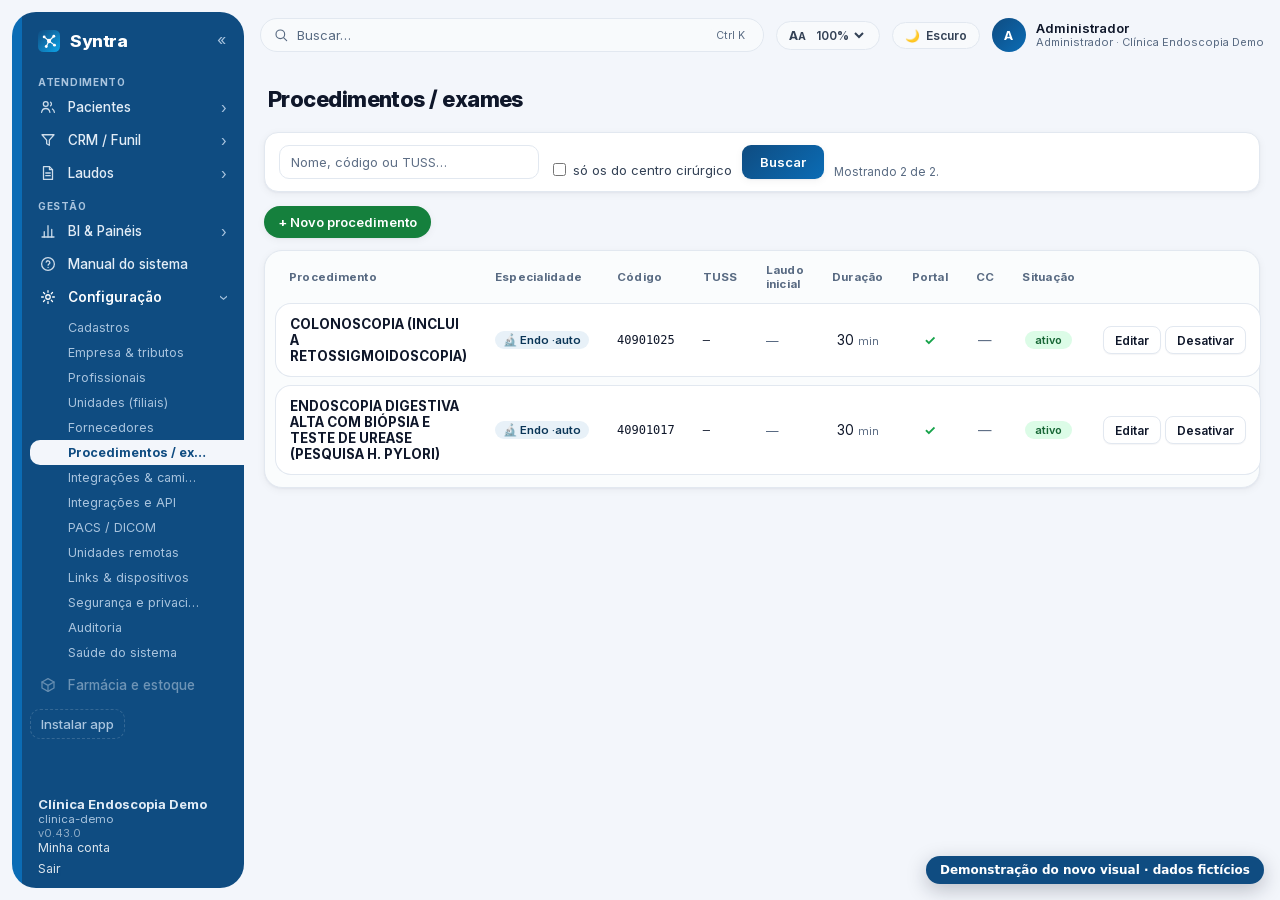
<file: procedimentos.html>
<!DOCTYPE html>
<html lang="pt-BR" class="inter_e3d26d0b-module__b_Op2q__variable"><head>
<meta name="robots" content="noindex">
<link rel="stylesheet" href="estilo.css">
<link rel="stylesheet" href="demo.css">
<script src="demo.js"></script><meta charset="utf-8"><meta name="viewport" content="width=device-width, initial-scale=1"><meta name="theme-color" content="#0f4c81"><title>Syntra — gestão para clínicas e hospitais</title><meta name="description" content="Syntra: plataforma completa de gestão em saúde — agenda, prontuário, laudos, faturamento, financeiro e BI."><meta name="application-name" content="Syntra"><meta name="mobile-web-app-capable" content="yes"><meta name="apple-mobile-web-app-title" content="Syntra"><meta name="apple-mobile-web-app-status-bar-style" content="default"><link rel="icon" href="favicon.svg"><meta name="next-size-adjust" content=""></head><body><div hidden=""><!--$--><!--/$--></div><div class="shell"><a href="#conteudo" class="pular-conteudo">Pular para o conteúdo</a><aside class="sidebar" aria-label="Menu principal"><div class="sidebar-syntra"><a class="sidebar-marca" title="Ir para a tela inicial" href="index.html"><svg viewBox="0 0 32 32" width="22" height="22" aria-hidden="true"><defs><linearGradient id="sy-nav" x1="0" y1="0" x2="32" y2="32" gradientUnits="userSpaceOnUse"><stop offset="0" stop-color="#0f4c81"></stop><stop offset="1" stop-color="#0ea5e9"></stop></linearGradient></defs><rect width="32" height="32" rx="8" fill="url(#sy-nav)"></rect><g stroke="#fff" stroke-width="1.8" stroke-linecap="round" opacity="0.95"><line x1="9" y1="10" x2="16" y2="16"></line><line x1="16" y1="16" x2="23" y2="9"></line><line x1="16" y1="16" x2="12" y2="24"></line><line x1="16" y1="16" x2="24" y2="22"></line></g><g fill="#fff"><circle cx="16" cy="16" r="3.1"></circle><circle cx="9" cy="10" r="2.1"></circle><circle cx="23" cy="9" r="2.1"></circle><circle cx="12" cy="24" r="2.1"></circle><circle cx="24" cy="22" r="2.1"></circle></g></svg><span>Syntra</span></a><button type="button" class="menu-recolher-btn" title="Recolher o menu (Alt+Shift+M recolhe tudo)" aria-label="Recolher o menu" aria-keyshortcuts="Alt+Shift+M">«</button></div><div class="sidebar-scroll"><nav class="gm" aria-label="Módulos do sistema"><div><div class="gm-secao">Atendimento</div><div class="gm-grupo"><div class="gm-linha"><a class="gm-cab" href="pacientes.html"><span class="gm-icone"><svg viewBox="0 0 24 24" width="18" height="18" aria-hidden="true" fill="none" stroke="currentColor" stroke-width="1.7" stroke-linecap="round" stroke-linejoin="round"><circle cx="9" cy="8" r="3.2"></circle><path d="M3.5 19c.6-3.2 2.8-5 5.5-5s4.9 1.8 5.5 5"></path><path d="M15.5 5.6a3.2 3.2 0 0 1 0 4.8M17.8 14.6c1.4.8 2.4 2.3 2.7 4.4"></path></svg></span><span class="gm-rotulo">Pacientes</span></a><button type="button" class="gm-toggle" aria-expanded="false" aria-label="Mais telas de Pacientes"><span class="gm-seta" aria-hidden="true">›</span></button></div><div class="gm-filhos"><div><div class="gm-sub-linha"><a class="gm-sub" href="#" data-fora-da-demo="">Busca clínica</a><button type="button" class="gm-fixar" aria-pressed="false" aria-label="Fixar Busca clínica nos favoritos" title="Fixar nos favoritos"><svg viewBox="0 0 24 24" width="14" height="14" aria-hidden="true" focusable="false" style="flex-shrink:0;vertical-align:-0.15em" fill="none" stroke="currentColor" stroke-width="1.7" stroke-linecap="round" stroke-linejoin="round"><path d="m12 3.8 2.4 5 5.4.7-4 3.7 1 5.4-4.8-2.6-4.8 2.6 1-5.4-4-3.7 5.4-.7L12 3.8Z"></path></svg></button></div></div><div><div class="gm-sub-linha"><a class="gm-sub" href="busca-ativa.html">Busca ativa</a><button type="button" class="gm-fixar" aria-pressed="false" aria-label="Fixar Busca ativa nos favoritos" title="Fixar nos favoritos"><svg viewBox="0 0 24 24" width="14" height="14" aria-hidden="true" focusable="false" style="flex-shrink:0;vertical-align:-0.15em" fill="none" stroke="currentColor" stroke-width="1.7" stroke-linecap="round" stroke-linejoin="round"><path d="m12 3.8 2.4 5 5.4.7-4 3.7 1 5.4-4.8-2.6-4.8 2.6 1-5.4-4-3.7 5.4-.7L12 3.8Z"></path></svg></button></div></div><div><div class="gm-sub-linha"><a class="gm-sub" href="#" data-fora-da-demo="">Pesquisa de satisfação</a><button type="button" class="gm-fixar" aria-pressed="false" aria-label="Fixar Pesquisa de satisfação nos favoritos" title="Fixar nos favoritos"><svg viewBox="0 0 24 24" width="14" height="14" aria-hidden="true" focusable="false" style="flex-shrink:0;vertical-align:-0.15em" fill="none" stroke="currentColor" stroke-width="1.7" stroke-linecap="round" stroke-linejoin="round"><path d="m12 3.8 2.4 5 5.4.7-4 3.7 1 5.4-4.8-2.6-4.8 2.6 1-5.4-4-3.7 5.4-.7L12 3.8Z"></path></svg></button></div></div><div><div class="gm-sub-linha"><a class="gm-sub" href="#" data-fora-da-demo="">Relatórios</a><button type="button" class="gm-fixar" aria-pressed="false" aria-label="Fixar Relatórios nos favoritos" title="Fixar nos favoritos"><svg viewBox="0 0 24 24" width="14" height="14" aria-hidden="true" focusable="false" style="flex-shrink:0;vertical-align:-0.15em" fill="none" stroke="currentColor" stroke-width="1.7" stroke-linecap="round" stroke-linejoin="round"><path d="m12 3.8 2.4 5 5.4.7-4 3.7 1 5.4-4.8-2.6-4.8 2.6 1-5.4-4-3.7 5.4-.7L12 3.8Z"></path></svg></button></div></div></div></div></div><div><div class="gm-grupo"><div class="gm-linha"><a class="gm-cab" href="crm.html"><span class="gm-icone"><svg viewBox="0 0 24 24" width="18" height="18" aria-hidden="true" fill="none" stroke="currentColor" stroke-width="1.7" stroke-linecap="round" stroke-linejoin="round"><path d="M4 5h16l-6.2 7.2V19l-3.6-2v-4.8L4 5Z"></path></svg></span><span class="gm-rotulo">CRM / Funil</span></a><button type="button" class="gm-toggle" aria-expanded="false" aria-label="Mais telas de CRM / Funil"><span class="gm-seta" aria-hidden="true">›</span></button></div><div class="gm-filhos"><div><div class="gm-sub-linha"><a class="gm-sub" href="#" data-fora-da-demo="">Busca ativa</a><button type="button" class="gm-fixar" aria-pressed="false" aria-label="Fixar Busca ativa nos favoritos" title="Fixar nos favoritos"><svg viewBox="0 0 24 24" width="14" height="14" aria-hidden="true" focusable="false" style="flex-shrink:0;vertical-align:-0.15em" fill="none" stroke="currentColor" stroke-width="1.7" stroke-linecap="round" stroke-linejoin="round"><path d="m12 3.8 2.4 5 5.4.7-4 3.7 1 5.4-4.8-2.6-4.8 2.6 1-5.4-4-3.7 5.4-.7L12 3.8Z"></path></svg></button></div></div><div><div class="gm-sub-linha"><a class="gm-sub" href="#" data-fora-da-demo="">Relatórios</a><button type="button" class="gm-fixar" aria-pressed="false" aria-label="Fixar Relatórios nos favoritos" title="Fixar nos favoritos"><svg viewBox="0 0 24 24" width="14" height="14" aria-hidden="true" focusable="false" style="flex-shrink:0;vertical-align:-0.15em" fill="none" stroke="currentColor" stroke-width="1.7" stroke-linecap="round" stroke-linejoin="round"><path d="m12 3.8 2.4 5 5.4.7-4 3.7 1 5.4-4.8-2.6-4.8 2.6 1-5.4-4-3.7 5.4-.7L12 3.8Z"></path></svg></button></div></div></div></div></div><div><div class="gm-grupo"><div class="gm-linha"><a class="gm-cab" href="laudos.html"><span class="gm-icone"><svg viewBox="0 0 24 24" width="18" height="18" aria-hidden="true" fill="none" stroke="currentColor" stroke-width="1.7" stroke-linecap="round" stroke-linejoin="round"><path d="M6 3.5h8l4 4v13H6V3.5Z"></path><path d="M14 3.5v4h4M9 12h6M9 15.5h6"></path></svg></span><span class="gm-rotulo">Laudos</span></a><button type="button" class="gm-toggle" aria-expanded="false" aria-label="Mais telas de Laudos"><span class="gm-seta" aria-hidden="true">›</span></button></div><div class="gm-filhos"><div><div class="gm-sub-linha"><a class="gm-sub" href="#" data-fora-da-demo="">Laudo falado (sala)</a><button type="button" class="gm-fixar" aria-pressed="false" aria-label="Fixar Laudo falado (sala) nos favoritos" title="Fixar nos favoritos"><svg viewBox="0 0 24 24" width="14" height="14" aria-hidden="true" focusable="false" style="flex-shrink:0;vertical-align:-0.15em" fill="none" stroke="currentColor" stroke-width="1.7" stroke-linecap="round" stroke-linejoin="round"><path d="m12 3.8 2.4 5 5.4.7-4 3.7 1 5.4-4.8-2.6-4.8 2.6 1-5.4-4-3.7 5.4-.7L12 3.8Z"></path></svg></button></div></div><div><div class="gm-sub-linha"><a class="gm-sub" href="#" data-fora-da-demo="">Painel do médico</a><button type="button" class="gm-fixar" aria-pressed="false" aria-label="Fixar Painel do médico nos favoritos" title="Fixar nos favoritos"><svg viewBox="0 0 24 24" width="14" height="14" aria-hidden="true" focusable="false" style="flex-shrink:0;vertical-align:-0.15em" fill="none" stroke="currentColor" stroke-width="1.7" stroke-linecap="round" stroke-linejoin="round"><path d="m12 3.8 2.4 5 5.4.7-4 3.7 1 5.4-4.8-2.6-4.8 2.6 1-5.4-4-3.7 5.4-.7L12 3.8Z"></path></svg></button></div></div><div><div class="gm-sub-linha"><a class="gm-sub" href="pendencias.html">Pendências</a><button type="button" class="gm-fixar" aria-pressed="false" aria-label="Fixar Pendências nos favoritos" title="Fixar nos favoritos"><svg viewBox="0 0 24 24" width="14" height="14" aria-hidden="true" focusable="false" style="flex-shrink:0;vertical-align:-0.15em" fill="none" stroke="currentColor" stroke-width="1.7" stroke-linecap="round" stroke-linejoin="round"><path d="m12 3.8 2.4 5 5.4.7-4 3.7 1 5.4-4.8-2.6-4.8 2.6 1-5.4-4-3.7 5.4-.7L12 3.8Z"></path></svg></button></div></div><div><div class="gm-sub-linha"><a class="gm-sub" href="#" data-fora-da-demo="">Fotos sem exame</a><button type="button" class="gm-fixar" aria-pressed="false" aria-label="Fixar Fotos sem exame nos favoritos" title="Fixar nos favoritos"><svg viewBox="0 0 24 24" width="14" height="14" aria-hidden="true" focusable="false" style="flex-shrink:0;vertical-align:-0.15em" fill="none" stroke="currentColor" stroke-width="1.7" stroke-linecap="round" stroke-linejoin="round"><path d="m12 3.8 2.4 5 5.4.7-4 3.7 1 5.4-4.8-2.6-4.8 2.6 1-5.4-4-3.7 5.4-.7L12 3.8Z"></path></svg></button></div></div><div><div class="gm-sub-linha"><a class="gm-sub" href="#" data-fora-da-demo="">Laudos Padrões</a><button type="button" class="gm-fixar" aria-pressed="false" aria-label="Fixar Laudos Padrões nos favoritos" title="Fixar nos favoritos"><svg viewBox="0 0 24 24" width="14" height="14" aria-hidden="true" focusable="false" style="flex-shrink:0;vertical-align:-0.15em" fill="none" stroke="currentColor" stroke-width="1.7" stroke-linecap="round" stroke-linejoin="round"><path d="m12 3.8 2.4 5 5.4.7-4 3.7 1 5.4-4.8-2.6-4.8 2.6 1-5.4-4-3.7 5.4-.7L12 3.8Z"></path></svg></button></div></div><div><div class="gm-sub-linha"><a class="gm-sub" href="#" data-fora-da-demo="">Importação XML</a><button type="button" class="gm-fixar" aria-pressed="false" aria-label="Fixar Importação XML nos favoritos" title="Fixar nos favoritos"><svg viewBox="0 0 24 24" width="14" height="14" aria-hidden="true" focusable="false" style="flex-shrink:0;vertical-align:-0.15em" fill="none" stroke="currentColor" stroke-width="1.7" stroke-linecap="round" stroke-linejoin="round"><path d="m12 3.8 2.4 5 5.4.7-4 3.7 1 5.4-4.8-2.6-4.8 2.6 1-5.4-4-3.7 5.4-.7L12 3.8Z"></path></svg></button></div></div><div><div class="gm-sub-linha"><a class="gm-sub" href="#" data-fora-da-demo="">Relatórios</a><button type="button" class="gm-fixar" aria-pressed="false" aria-label="Fixar Relatórios nos favoritos" title="Fixar nos favoritos"><svg viewBox="0 0 24 24" width="14" height="14" aria-hidden="true" focusable="false" style="flex-shrink:0;vertical-align:-0.15em" fill="none" stroke="currentColor" stroke-width="1.7" stroke-linecap="round" stroke-linejoin="round"><path d="m12 3.8 2.4 5 5.4.7-4 3.7 1 5.4-4.8-2.6-4.8 2.6 1-5.4-4-3.7 5.4-.7L12 3.8Z"></path></svg></button></div></div></div></div></div><div><div class="gm-secao">Gestão</div><div class="gm-grupo"><div class="gm-linha"><a class="gm-cab" href="bi.html"><span class="gm-icone"><svg viewBox="0 0 24 24" width="18" height="18" aria-hidden="true" fill="none" stroke="currentColor" stroke-width="1.7" stroke-linecap="round" stroke-linejoin="round"><path d="M4 20h16"></path><path d="M7 20v-7M12 20V5M17 20v-10"></path></svg></span><span class="gm-rotulo">BI &amp; Painéis</span></a><button type="button" class="gm-toggle" aria-expanded="false" aria-label="Mais telas de BI &amp; Painéis"><span class="gm-seta" aria-hidden="true">›</span></button></div><div class="gm-filhos"><div><div class="gm-sub-linha"><a class="gm-sub" href="#" data-fora-da-demo="">Pacientes: origem e frequência</a><button type="button" class="gm-fixar" aria-pressed="false" aria-label="Fixar Pacientes: origem e frequência nos favoritos" title="Fixar nos favoritos"><svg viewBox="0 0 24 24" width="14" height="14" aria-hidden="true" focusable="false" style="flex-shrink:0;vertical-align:-0.15em" fill="none" stroke="currentColor" stroke-width="1.7" stroke-linecap="round" stroke-linejoin="round"><path d="m12 3.8 2.4 5 5.4.7-4 3.7 1 5.4-4.8-2.6-4.8 2.6 1-5.4-4-3.7 5.4-.7L12 3.8Z"></path></svg></button></div></div><div><div class="gm-sub-linha"><a class="gm-sub" href="#" data-fora-da-demo="">Comercial</a><button type="button" class="gm-fixar" aria-pressed="false" aria-label="Fixar Comercial nos favoritos" title="Fixar nos favoritos"><svg viewBox="0 0 24 24" width="14" height="14" aria-hidden="true" focusable="false" style="flex-shrink:0;vertical-align:-0.15em" fill="none" stroke="currentColor" stroke-width="1.7" stroke-linecap="round" stroke-linejoin="round"><path d="m12 3.8 2.4 5 5.4.7-4 3.7 1 5.4-4.8-2.6-4.8 2.6 1-5.4-4-3.7 5.4-.7L12 3.8Z"></path></svg></button></div></div><div><div class="gm-sub-linha"><a class="gm-sub" href="#" data-fora-da-demo="">Painel de gestão (TV)</a><button type="button" class="gm-fixar" aria-pressed="false" aria-label="Fixar Painel de gestão (TV) nos favoritos" title="Fixar nos favoritos"><svg viewBox="0 0 24 24" width="14" height="14" aria-hidden="true" focusable="false" style="flex-shrink:0;vertical-align:-0.15em" fill="none" stroke="currentColor" stroke-width="1.7" stroke-linecap="round" stroke-linejoin="round"><path d="m12 3.8 2.4 5 5.4.7-4 3.7 1 5.4-4.8-2.6-4.8 2.6 1-5.4-4-3.7 5.4-.7L12 3.8Z"></path></svg></button></div></div><div><div class="gm-sub-linha"><a class="gm-sub" href="bi-explorar.html">Explorar dados</a><button type="button" class="gm-fixar" aria-pressed="false" aria-label="Fixar Explorar dados nos favoritos" title="Fixar nos favoritos"><svg viewBox="0 0 24 24" width="14" height="14" aria-hidden="true" focusable="false" style="flex-shrink:0;vertical-align:-0.15em" fill="none" stroke="currentColor" stroke-width="1.7" stroke-linecap="round" stroke-linejoin="round"><path d="m12 3.8 2.4 5 5.4.7-4 3.7 1 5.4-4.8-2.6-4.8 2.6 1-5.4-4-3.7 5.4-.7L12 3.8Z"></path></svg></button></div></div></div></div></div><div><a class="gm-item" href="manual.html"><span class="gm-icone"><svg viewBox="0 0 24 24" width="18" height="18" aria-hidden="true" fill="none" stroke="currentColor" stroke-width="1.7" stroke-linecap="round" stroke-linejoin="round"><circle cx="12" cy="12" r="8.5"></circle><path d="M9.6 9.5a2.5 2.5 0 0 1 4.9.7c0 1.6-2.3 2-2.3 3.4"></path><path d="M12.1 16.6h.01"></path></svg></span><span class="gm-rotulo">Manual do sistema</span></a></div><div><div class="gm-grupo"><div class="gm-linha"><a class="gm-cab tem-ativo" href="#" data-fora-da-demo=""><span class="gm-icone"><svg viewBox="0 0 24 24" width="18" height="18" aria-hidden="true" fill="none" stroke="currentColor" stroke-width="1.7" stroke-linecap="round" stroke-linejoin="round"><circle cx="12" cy="12" r="3"></circle><path d="M12 3.5v2.3M12 18.2v2.3M3.5 12h2.3M18.2 12h2.3M6 6l1.6 1.6M16.4 16.4 18 18M18 6l-1.6 1.6M7.6 16.4 6 18"></path></svg></span><span class="gm-rotulo">Configuração</span></a><button type="button" class="gm-toggle" aria-expanded="true" aria-label="Mais telas de Configuração"><span class="gm-seta aberta" aria-hidden="true">›</span></button></div><div class="gm-filhos abertos"><div><div class="gm-sub-linha"><a class="gm-sub" href="#" data-fora-da-demo="">Cadastros</a><button type="button" class="gm-fixar" aria-pressed="false" aria-label="Fixar Cadastros nos favoritos" title="Fixar nos favoritos"><svg viewBox="0 0 24 24" width="14" height="14" aria-hidden="true" focusable="false" style="flex-shrink:0;vertical-align:-0.15em" fill="none" stroke="currentColor" stroke-width="1.7" stroke-linecap="round" stroke-linejoin="round"><path d="m12 3.8 2.4 5 5.4.7-4 3.7 1 5.4-4.8-2.6-4.8 2.6 1-5.4-4-3.7 5.4-.7L12 3.8Z"></path></svg></button></div></div><div><div class="gm-sub-linha"><a class="gm-sub" href="#" data-fora-da-demo="">Empresa &amp; tributos</a><button type="button" class="gm-fixar" aria-pressed="false" aria-label="Fixar Empresa &amp; tributos nos favoritos" title="Fixar nos favoritos"><svg viewBox="0 0 24 24" width="14" height="14" aria-hidden="true" focusable="false" style="flex-shrink:0;vertical-align:-0.15em" fill="none" stroke="currentColor" stroke-width="1.7" stroke-linecap="round" stroke-linejoin="round"><path d="m12 3.8 2.4 5 5.4.7-4 3.7 1 5.4-4.8-2.6-4.8 2.6 1-5.4-4-3.7 5.4-.7L12 3.8Z"></path></svg></button></div></div><div><div class="gm-sub-linha"><a class="gm-sub" href="profissionais.html">Profissionais</a><button type="button" class="gm-fixar" aria-pressed="false" aria-label="Fixar Profissionais nos favoritos" title="Fixar nos favoritos"><svg viewBox="0 0 24 24" width="14" height="14" aria-hidden="true" focusable="false" style="flex-shrink:0;vertical-align:-0.15em" fill="none" stroke="currentColor" stroke-width="1.7" stroke-linecap="round" stroke-linejoin="round"><path d="m12 3.8 2.4 5 5.4.7-4 3.7 1 5.4-4.8-2.6-4.8 2.6 1-5.4-4-3.7 5.4-.7L12 3.8Z"></path></svg></button></div></div><div><div class="gm-sub-linha"><a class="gm-sub" href="#" data-fora-da-demo="">Unidades (filiais)</a><button type="button" class="gm-fixar" aria-pressed="false" aria-label="Fixar Unidades (filiais) nos favoritos" title="Fixar nos favoritos"><svg viewBox="0 0 24 24" width="14" height="14" aria-hidden="true" focusable="false" style="flex-shrink:0;vertical-align:-0.15em" fill="none" stroke="currentColor" stroke-width="1.7" stroke-linecap="round" stroke-linejoin="round"><path d="m12 3.8 2.4 5 5.4.7-4 3.7 1 5.4-4.8-2.6-4.8 2.6 1-5.4-4-3.7 5.4-.7L12 3.8Z"></path></svg></button></div></div><div><div class="gm-sub-linha"><a class="gm-sub" href="#" data-fora-da-demo="">Fornecedores</a><button type="button" class="gm-fixar" aria-pressed="false" aria-label="Fixar Fornecedores nos favoritos" title="Fixar nos favoritos"><svg viewBox="0 0 24 24" width="14" height="14" aria-hidden="true" focusable="false" style="flex-shrink:0;vertical-align:-0.15em" fill="none" stroke="currentColor" stroke-width="1.7" stroke-linecap="round" stroke-linejoin="round"><path d="m12 3.8 2.4 5 5.4.7-4 3.7 1 5.4-4.8-2.6-4.8 2.6 1-5.4-4-3.7 5.4-.7L12 3.8Z"></path></svg></button></div></div><div><div class="gm-sub-linha"><a class="gm-sub on" aria-current="page" href="procedimentos.html">Procedimentos / exames</a><button type="button" class="gm-fixar" aria-pressed="false" aria-label="Fixar Procedimentos / exames nos favoritos" title="Fixar nos favoritos"><svg viewBox="0 0 24 24" width="14" height="14" aria-hidden="true" focusable="false" style="flex-shrink:0;vertical-align:-0.15em" fill="none" stroke="currentColor" stroke-width="1.7" stroke-linecap="round" stroke-linejoin="round"><path d="m12 3.8 2.4 5 5.4.7-4 3.7 1 5.4-4.8-2.6-4.8 2.6 1-5.4-4-3.7 5.4-.7L12 3.8Z"></path></svg></button></div></div><div><div class="gm-sub-linha"><a class="gm-sub" href="#" data-fora-da-demo="">Integrações &amp; caminhos</a><button type="button" class="gm-fixar" aria-pressed="false" aria-label="Fixar Integrações &amp; caminhos nos favoritos" title="Fixar nos favoritos"><svg viewBox="0 0 24 24" width="14" height="14" aria-hidden="true" focusable="false" style="flex-shrink:0;vertical-align:-0.15em" fill="none" stroke="currentColor" stroke-width="1.7" stroke-linecap="round" stroke-linejoin="round"><path d="m12 3.8 2.4 5 5.4.7-4 3.7 1 5.4-4.8-2.6-4.8 2.6 1-5.4-4-3.7 5.4-.7L12 3.8Z"></path></svg></button></div></div><div><div class="gm-sub-linha"><a class="gm-sub" href="#" data-fora-da-demo="">Integrações e API</a><button type="button" class="gm-fixar" aria-pressed="false" aria-label="Fixar Integrações e API nos favoritos" title="Fixar nos favoritos"><svg viewBox="0 0 24 24" width="14" height="14" aria-hidden="true" focusable="false" style="flex-shrink:0;vertical-align:-0.15em" fill="none" stroke="currentColor" stroke-width="1.7" stroke-linecap="round" stroke-linejoin="round"><path d="m12 3.8 2.4 5 5.4.7-4 3.7 1 5.4-4.8-2.6-4.8 2.6 1-5.4-4-3.7 5.4-.7L12 3.8Z"></path></svg></button></div></div><div><div class="gm-sub-linha"><a class="gm-sub" href="#" data-fora-da-demo="">PACS / DICOM</a><button type="button" class="gm-fixar" aria-pressed="false" aria-label="Fixar PACS / DICOM nos favoritos" title="Fixar nos favoritos"><svg viewBox="0 0 24 24" width="14" height="14" aria-hidden="true" focusable="false" style="flex-shrink:0;vertical-align:-0.15em" fill="none" stroke="currentColor" stroke-width="1.7" stroke-linecap="round" stroke-linejoin="round"><path d="m12 3.8 2.4 5 5.4.7-4 3.7 1 5.4-4.8-2.6-4.8 2.6 1-5.4-4-3.7 5.4-.7L12 3.8Z"></path></svg></button></div></div><div><div class="gm-sub-linha"><a class="gm-sub" href="#" data-fora-da-demo="">Unidades remotas</a><button type="button" class="gm-fixar" aria-pressed="false" aria-label="Fixar Unidades remotas nos favoritos" title="Fixar nos favoritos"><svg viewBox="0 0 24 24" width="14" height="14" aria-hidden="true" focusable="false" style="flex-shrink:0;vertical-align:-0.15em" fill="none" stroke="currentColor" stroke-width="1.7" stroke-linecap="round" stroke-linejoin="round"><path d="m12 3.8 2.4 5 5.4.7-4 3.7 1 5.4-4.8-2.6-4.8 2.6 1-5.4-4-3.7 5.4-.7L12 3.8Z"></path></svg></button></div></div><div><div class="gm-sub-linha"><a class="gm-sub" href="#" data-fora-da-demo="">Links &amp; dispositivos</a><button type="button" class="gm-fixar" aria-pressed="false" aria-label="Fixar Links &amp; dispositivos nos favoritos" title="Fixar nos favoritos"><svg viewBox="0 0 24 24" width="14" height="14" aria-hidden="true" focusable="false" style="flex-shrink:0;vertical-align:-0.15em" fill="none" stroke="currentColor" stroke-width="1.7" stroke-linecap="round" stroke-linejoin="round"><path d="m12 3.8 2.4 5 5.4.7-4 3.7 1 5.4-4.8-2.6-4.8 2.6 1-5.4-4-3.7 5.4-.7L12 3.8Z"></path></svg></button></div></div><div><div class="gm-sub-linha"><a class="gm-sub" href="#" data-fora-da-demo="">Segurança e privacidade</a><button type="button" class="gm-fixar" aria-pressed="false" aria-label="Fixar Segurança e privacidade nos favoritos" title="Fixar nos favoritos"><svg viewBox="0 0 24 24" width="14" height="14" aria-hidden="true" focusable="false" style="flex-shrink:0;vertical-align:-0.15em" fill="none" stroke="currentColor" stroke-width="1.7" stroke-linecap="round" stroke-linejoin="round"><path d="m12 3.8 2.4 5 5.4.7-4 3.7 1 5.4-4.8-2.6-4.8 2.6 1-5.4-4-3.7 5.4-.7L12 3.8Z"></path></svg></button></div></div><div><div class="gm-sub-linha"><a class="gm-sub" href="#" data-fora-da-demo="">Auditoria</a><button type="button" class="gm-fixar" aria-pressed="false" aria-label="Fixar Auditoria nos favoritos" title="Fixar nos favoritos"><svg viewBox="0 0 24 24" width="14" height="14" aria-hidden="true" focusable="false" style="flex-shrink:0;vertical-align:-0.15em" fill="none" stroke="currentColor" stroke-width="1.7" stroke-linecap="round" stroke-linejoin="round"><path d="m12 3.8 2.4 5 5.4.7-4 3.7 1 5.4-4.8-2.6-4.8 2.6 1-5.4-4-3.7 5.4-.7L12 3.8Z"></path></svg></button></div></div><div><div class="gm-sub-linha"><a class="gm-sub" href="#" data-fora-da-demo="">Saúde do sistema</a><button type="button" class="gm-fixar" aria-pressed="false" aria-label="Fixar Saúde do sistema nos favoritos" title="Fixar nos favoritos"><svg viewBox="0 0 24 24" width="14" height="14" aria-hidden="true" focusable="false" style="flex-shrink:0;vertical-align:-0.15em" fill="none" stroke="currentColor" stroke-width="1.7" stroke-linecap="round" stroke-linejoin="round"><path d="m12 3.8 2.4 5 5.4.7-4 3.7 1 5.4-4.8-2.6-4.8 2.6 1-5.4-4-3.7 5.4-.7L12 3.8Z"></path></svg></button></div></div></div></div></div><div><span class="gm-item off" title="Módulo não contratado" aria-disabled="true"><span class="gm-icone"><svg viewBox="0 0 24 24" width="18" height="18" aria-hidden="true" fill="none" stroke="currentColor" stroke-width="1.7" stroke-linecap="round" stroke-linejoin="round"><path d="M12 3.5 20 8v8l-8 4.5L4 16V8l8-4.5Z"></path><path d="M4 8l8 4.5L20 8M12 12.5V20"></path></svg></span><span class="gm-rotulo">Farmácia e estoque</span></span></div></nav><button type="button" class="nav-instalar">Instalar app</button></div><div class="sidebar-foot"><strong>Clínica Endoscopia Demo</strong><span>clinica-demo</span><small title="Versão em execução (informe ao suporte)" style="display:block;opacity:0.6;font-size:11px">v0.43.0</small><a class="gm-sair" style="text-align:center;text-decoration:none" href="#" data-fora-da-demo="">Minha conta</a><form action="" enctype="multipart/form-data" method="POST" onsubmit="return false"><input type="hidden" name="$ACTION_ID_005bcd10de8870052bda116b38fc1c81444760dc3f"><button type="submit" class="gm-sair">Sair</button></form></div></aside><div class="main"><header class="cab-app"><button type="button" class="menu-mobile-btn" aria-label="Abrir menu" aria-expanded="false">☰</button><button type="button" class="menu-expandir-btn" title="Mostrar o menu" aria-label="Mostrar o menu">☰</button><button type="button" class="paleta-gatilho" title="Busca global (Ctrl+K)" aria-label="Buscar paciente, tela ou ação (Ctrl K)" aria-haspopup="dialog"><svg viewBox="0 0 24 24" width="16" height="16" aria-hidden="true" focusable="false" style="flex-shrink:0;vertical-align:-0.15em" fill="none" stroke="currentColor" stroke-width="1.7" stroke-linecap="round" stroke-linejoin="round"><circle cx="11" cy="11" r="6.5"></circle><path d="m16.2 16.2 4.3 4.3"></path></svg> Buscar… <kbd aria-hidden="true">Ctrl K</kbd></button><div class="cab-dir"><label class="tema-toggle" title="Tamanho da tela — aumenta letras e botões (vale para você, em qualquer computador)" style="display:inline-flex;align-items:center;gap:4px"><span aria-hidden="true" style="font-weight:700">A<small>A</small></span><select aria-label="Tamanho da tela" class="zoom-sel" data-campo="zoom-tela" style="border:0;background:transparent;color:inherit;font:inherit"><option value="100" selected="">100<!-- -->%</option><option value="110">110<!-- -->%</option><option value="125">125<!-- -->%</option><option value="150">150<!-- -->%</option></select></label><button type="button" class="tema-toggle" title="Mudar para o tema claro"><span aria-hidden="true">☀️</span> <!-- -->Claro</button><div class="cab-user"><span class="cab-avatar" aria-hidden="true">A</span><span class="cab-nome">Administrador<small>Administrador<!-- --> · <!-- -->Clínica Endoscopia Demo</small></span></div></div></header><main id="conteudo" class="conteudo-principal" tabindex="-1"><!--$--><div class="fat"><div class="topbar"><h1>Procedimentos / exames</h1></div><form class="fat-filtros" action="/procedimentos" method="get" onsubmit="return false"><input type="search" placeholder="Nome, código ou TUSS…" style="min-width:260px" name="q" value="" aria-label="Nome, código ou TUSS…"><label class="cfg-check" style="font-size:13px"><input type="checkbox" data-campo="so-cc" name="cc" value="1"> só os do centro cirúrgico</label><button type="submit">Buscar</button><small style="color:var(--text-muted)">Mostrando <!-- -->2<!-- --> de <!-- -->2<!-- -->.</small></form><div><div style="margin-bottom:12px"><button class="ag-novo">+ Novo procedimento</button></div><div class="panel"><table class="pac-tabela"><thead><tr><th>Procedimento</th><th>Especialidade</th><th>Código</th><th>TUSS</th><th>Laudo inicial</th><th style="text-align:center">Duração</th><th style="text-align:center" title="Pode ser agendado pelo portal do paciente">Portal</th><th style="text-align:center" title="Aparece para agendar no Centro cirúrgico">CC</th><th style="text-align:center">Situação</th><th></th></tr></thead><tbody><tr class=""><td data-label="Procedimento"><strong>COLONOSCOPIA (INCLUI A RETOSSIGMOIDOSCOPIA)</strong></td><td data-label="Especialidade"><span class="esp-chip" title="Deduzida pelo nome">🔬<!-- --> <!-- -->Endo<!-- --> ·auto</span></td><td class="mono" data-label="Código">40901025</td><td class="mono" data-label="TUSS">—</td><td style="font-size:12.5px" data-label="Laudo inicial"><span style="color:var(--text-muted)">—</span></td><td style="text-align:center;font-variant-numeric:tabular-nums" data-label="Duração">30<!-- --> <small style="color:var(--text-3)">min</small></td><td style="text-align:center" data-label="Portal"><span style="color:var(--ok);font-weight:700">✓</span></td><td style="text-align:center" data-label="CC"><span style="color:var(--text-3)">—</span></td><td style="text-align:center" data-label="Situação"><span class="cfg-badge on">ativo</span></td><td style="text-align:right;white-space:nowrap"><button class="btn btn-sm">Editar</button> <button class="btn btn-sm">Desativar</button></td></tr><tr class=""><td data-label="Procedimento"><strong>ENDOSCOPIA DIGESTIVA ALTA COM BIÓPSIA E TESTE DE UREASE (PESQUISA H. PYLORI)</strong></td><td data-label="Especialidade"><span class="esp-chip" title="Deduzida pelo nome">🔬<!-- --> <!-- -->Endo<!-- --> ·auto</span></td><td class="mono" data-label="Código">40901017</td><td class="mono" data-label="TUSS">—</td><td style="font-size:12.5px" data-label="Laudo inicial"><span style="color:var(--text-muted)">—</span></td><td style="text-align:center;font-variant-numeric:tabular-nums" data-label="Duração">30<!-- --> <small style="color:var(--text-3)">min</small></td><td style="text-align:center" data-label="Portal"><span style="color:var(--ok);font-weight:700">✓</span></td><td style="text-align:center" data-label="CC"><span style="color:var(--text-3)">—</span></td><td style="text-align:center" data-label="Situação"><span class="cfg-badge on">ativo</span></td><td style="text-align:right;white-space:nowrap"><button class="btn btn-sm">Editar</button> <button class="btn btn-sm">Desativar</button></td></tr></tbody></table></div></div></div><!--$--><!--/$--><!--/$--></main></div><div class="toaster" aria-live="polite" aria-atomic="false"></div></div><next-route-announcer style="position: absolute;"></next-route-announcer></body></html>
</file>
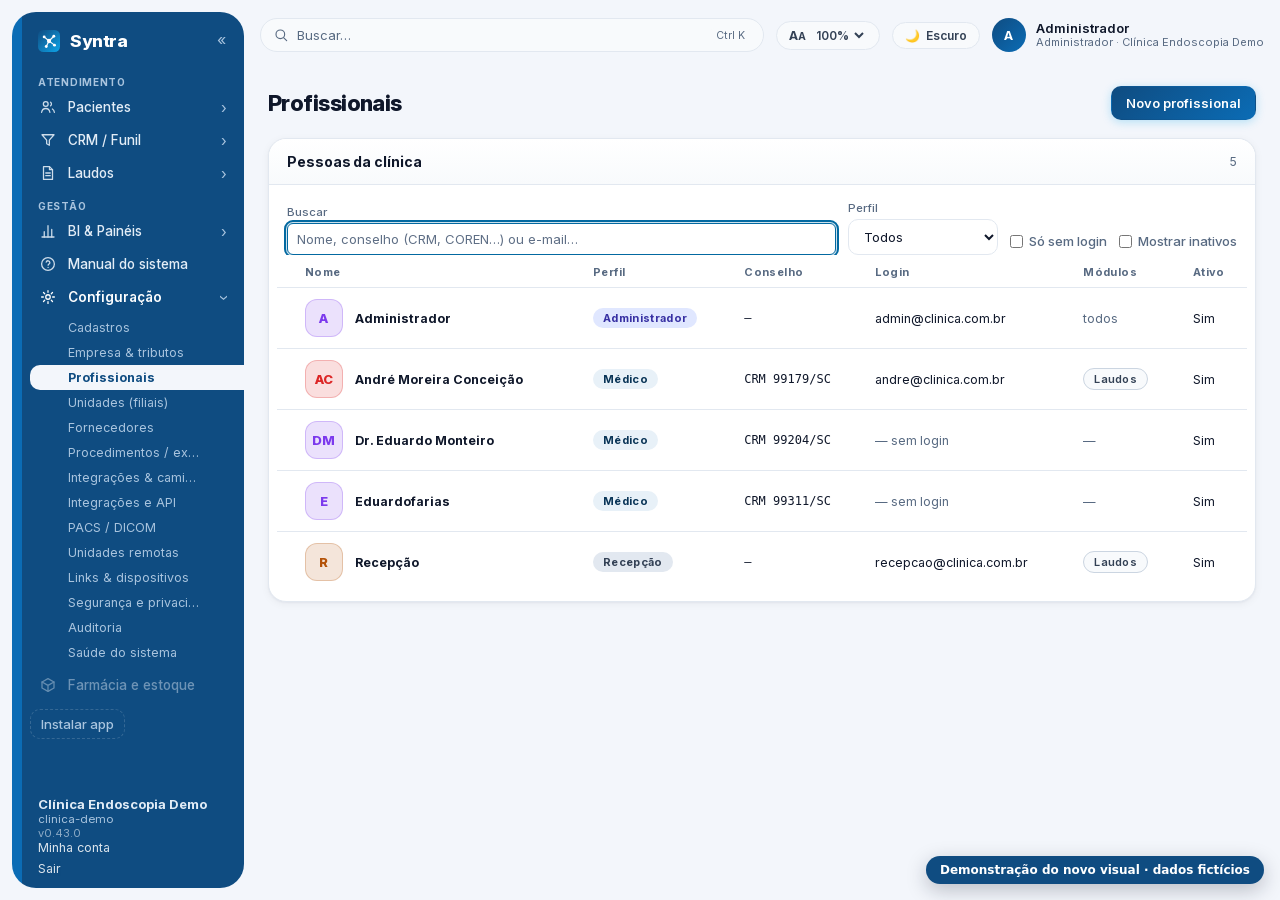
<file: profissionais.html>
<!DOCTYPE html>
<html lang="pt-BR" class="inter_e3d26d0b-module__b_Op2q__variable"><head>
<meta name="robots" content="noindex">
<link rel="stylesheet" href="estilo.css">
<link rel="stylesheet" href="demo.css">
<script src="demo.js"></script><meta charset="utf-8"><meta name="viewport" content="width=device-width, initial-scale=1"><meta name="theme-color" content="#0f4c81"><title>Syntra — gestão para clínicas e hospitais</title><meta name="description" content="Syntra: plataforma completa de gestão em saúde — agenda, prontuário, laudos, faturamento, financeiro e BI."><meta name="application-name" content="Syntra"><meta name="mobile-web-app-capable" content="yes"><meta name="apple-mobile-web-app-title" content="Syntra"><meta name="apple-mobile-web-app-status-bar-style" content="default"><link rel="icon" href="favicon.svg"><meta name="next-size-adjust" content=""></head><body><div hidden=""><!--$--><!--/$--></div><div class="shell"><a href="#conteudo" class="pular-conteudo">Pular para o conteúdo</a><aside class="sidebar" aria-label="Menu principal"><div class="sidebar-syntra"><a class="sidebar-marca" title="Ir para a tela inicial" href="index.html"><svg viewBox="0 0 32 32" width="22" height="22" aria-hidden="true"><defs><linearGradient id="sy-nav" x1="0" y1="0" x2="32" y2="32" gradientUnits="userSpaceOnUse"><stop offset="0" stop-color="#0f4c81"></stop><stop offset="1" stop-color="#0ea5e9"></stop></linearGradient></defs><rect width="32" height="32" rx="8" fill="url(#sy-nav)"></rect><g stroke="#fff" stroke-width="1.8" stroke-linecap="round" opacity="0.95"><line x1="9" y1="10" x2="16" y2="16"></line><line x1="16" y1="16" x2="23" y2="9"></line><line x1="16" y1="16" x2="12" y2="24"></line><line x1="16" y1="16" x2="24" y2="22"></line></g><g fill="#fff"><circle cx="16" cy="16" r="3.1"></circle><circle cx="9" cy="10" r="2.1"></circle><circle cx="23" cy="9" r="2.1"></circle><circle cx="12" cy="24" r="2.1"></circle><circle cx="24" cy="22" r="2.1"></circle></g></svg><span>Syntra</span></a><button type="button" class="menu-recolher-btn" title="Recolher o menu (Alt+Shift+M recolhe tudo)" aria-label="Recolher o menu" aria-keyshortcuts="Alt+Shift+M">«</button></div><div class="sidebar-scroll"><nav class="gm" aria-label="Módulos do sistema"><div><div class="gm-secao">Atendimento</div><div class="gm-grupo"><div class="gm-linha"><a class="gm-cab" href="pacientes.html"><span class="gm-icone"><svg viewBox="0 0 24 24" width="18" height="18" aria-hidden="true" fill="none" stroke="currentColor" stroke-width="1.7" stroke-linecap="round" stroke-linejoin="round"><circle cx="9" cy="8" r="3.2"></circle><path d="M3.5 19c.6-3.2 2.8-5 5.5-5s4.9 1.8 5.5 5"></path><path d="M15.5 5.6a3.2 3.2 0 0 1 0 4.8M17.8 14.6c1.4.8 2.4 2.3 2.7 4.4"></path></svg></span><span class="gm-rotulo">Pacientes</span></a><button type="button" class="gm-toggle" aria-expanded="false" aria-label="Mais telas de Pacientes"><span class="gm-seta" aria-hidden="true">›</span></button></div><div class="gm-filhos"><div><div class="gm-sub-linha"><a class="gm-sub" href="#" data-fora-da-demo="">Busca clínica</a><button type="button" class="gm-fixar" aria-pressed="false" aria-label="Fixar Busca clínica nos favoritos" title="Fixar nos favoritos"><svg viewBox="0 0 24 24" width="14" height="14" aria-hidden="true" focusable="false" style="flex-shrink:0;vertical-align:-0.15em" fill="none" stroke="currentColor" stroke-width="1.7" stroke-linecap="round" stroke-linejoin="round"><path d="m12 3.8 2.4 5 5.4.7-4 3.7 1 5.4-4.8-2.6-4.8 2.6 1-5.4-4-3.7 5.4-.7L12 3.8Z"></path></svg></button></div></div><div><div class="gm-sub-linha"><a class="gm-sub" href="busca-ativa.html">Busca ativa</a><button type="button" class="gm-fixar" aria-pressed="false" aria-label="Fixar Busca ativa nos favoritos" title="Fixar nos favoritos"><svg viewBox="0 0 24 24" width="14" height="14" aria-hidden="true" focusable="false" style="flex-shrink:0;vertical-align:-0.15em" fill="none" stroke="currentColor" stroke-width="1.7" stroke-linecap="round" stroke-linejoin="round"><path d="m12 3.8 2.4 5 5.4.7-4 3.7 1 5.4-4.8-2.6-4.8 2.6 1-5.4-4-3.7 5.4-.7L12 3.8Z"></path></svg></button></div></div><div><div class="gm-sub-linha"><a class="gm-sub" href="#" data-fora-da-demo="">Pesquisa de satisfação</a><button type="button" class="gm-fixar" aria-pressed="false" aria-label="Fixar Pesquisa de satisfação nos favoritos" title="Fixar nos favoritos"><svg viewBox="0 0 24 24" width="14" height="14" aria-hidden="true" focusable="false" style="flex-shrink:0;vertical-align:-0.15em" fill="none" stroke="currentColor" stroke-width="1.7" stroke-linecap="round" stroke-linejoin="round"><path d="m12 3.8 2.4 5 5.4.7-4 3.7 1 5.4-4.8-2.6-4.8 2.6 1-5.4-4-3.7 5.4-.7L12 3.8Z"></path></svg></button></div></div><div><div class="gm-sub-linha"><a class="gm-sub" href="#" data-fora-da-demo="">Relatórios</a><button type="button" class="gm-fixar" aria-pressed="false" aria-label="Fixar Relatórios nos favoritos" title="Fixar nos favoritos"><svg viewBox="0 0 24 24" width="14" height="14" aria-hidden="true" focusable="false" style="flex-shrink:0;vertical-align:-0.15em" fill="none" stroke="currentColor" stroke-width="1.7" stroke-linecap="round" stroke-linejoin="round"><path d="m12 3.8 2.4 5 5.4.7-4 3.7 1 5.4-4.8-2.6-4.8 2.6 1-5.4-4-3.7 5.4-.7L12 3.8Z"></path></svg></button></div></div></div></div></div><div><div class="gm-grupo"><div class="gm-linha"><a class="gm-cab" href="crm.html"><span class="gm-icone"><svg viewBox="0 0 24 24" width="18" height="18" aria-hidden="true" fill="none" stroke="currentColor" stroke-width="1.7" stroke-linecap="round" stroke-linejoin="round"><path d="M4 5h16l-6.2 7.2V19l-3.6-2v-4.8L4 5Z"></path></svg></span><span class="gm-rotulo">CRM / Funil</span></a><button type="button" class="gm-toggle" aria-expanded="false" aria-label="Mais telas de CRM / Funil"><span class="gm-seta" aria-hidden="true">›</span></button></div><div class="gm-filhos"><div><div class="gm-sub-linha"><a class="gm-sub" href="#" data-fora-da-demo="">Busca ativa</a><button type="button" class="gm-fixar" aria-pressed="false" aria-label="Fixar Busca ativa nos favoritos" title="Fixar nos favoritos"><svg viewBox="0 0 24 24" width="14" height="14" aria-hidden="true" focusable="false" style="flex-shrink:0;vertical-align:-0.15em" fill="none" stroke="currentColor" stroke-width="1.7" stroke-linecap="round" stroke-linejoin="round"><path d="m12 3.8 2.4 5 5.4.7-4 3.7 1 5.4-4.8-2.6-4.8 2.6 1-5.4-4-3.7 5.4-.7L12 3.8Z"></path></svg></button></div></div><div><div class="gm-sub-linha"><a class="gm-sub" href="#" data-fora-da-demo="">Relatórios</a><button type="button" class="gm-fixar" aria-pressed="false" aria-label="Fixar Relatórios nos favoritos" title="Fixar nos favoritos"><svg viewBox="0 0 24 24" width="14" height="14" aria-hidden="true" focusable="false" style="flex-shrink:0;vertical-align:-0.15em" fill="none" stroke="currentColor" stroke-width="1.7" stroke-linecap="round" stroke-linejoin="round"><path d="m12 3.8 2.4 5 5.4.7-4 3.7 1 5.4-4.8-2.6-4.8 2.6 1-5.4-4-3.7 5.4-.7L12 3.8Z"></path></svg></button></div></div></div></div></div><div><div class="gm-grupo"><div class="gm-linha"><a class="gm-cab" href="laudos.html"><span class="gm-icone"><svg viewBox="0 0 24 24" width="18" height="18" aria-hidden="true" fill="none" stroke="currentColor" stroke-width="1.7" stroke-linecap="round" stroke-linejoin="round"><path d="M6 3.5h8l4 4v13H6V3.5Z"></path><path d="M14 3.5v4h4M9 12h6M9 15.5h6"></path></svg></span><span class="gm-rotulo">Laudos</span></a><button type="button" class="gm-toggle" aria-expanded="false" aria-label="Mais telas de Laudos"><span class="gm-seta" aria-hidden="true">›</span></button></div><div class="gm-filhos"><div><div class="gm-sub-linha"><a class="gm-sub" href="#" data-fora-da-demo="">Laudo falado (sala)</a><button type="button" class="gm-fixar" aria-pressed="false" aria-label="Fixar Laudo falado (sala) nos favoritos" title="Fixar nos favoritos"><svg viewBox="0 0 24 24" width="14" height="14" aria-hidden="true" focusable="false" style="flex-shrink:0;vertical-align:-0.15em" fill="none" stroke="currentColor" stroke-width="1.7" stroke-linecap="round" stroke-linejoin="round"><path d="m12 3.8 2.4 5 5.4.7-4 3.7 1 5.4-4.8-2.6-4.8 2.6 1-5.4-4-3.7 5.4-.7L12 3.8Z"></path></svg></button></div></div><div><div class="gm-sub-linha"><a class="gm-sub" href="#" data-fora-da-demo="">Painel do médico</a><button type="button" class="gm-fixar" aria-pressed="false" aria-label="Fixar Painel do médico nos favoritos" title="Fixar nos favoritos"><svg viewBox="0 0 24 24" width="14" height="14" aria-hidden="true" focusable="false" style="flex-shrink:0;vertical-align:-0.15em" fill="none" stroke="currentColor" stroke-width="1.7" stroke-linecap="round" stroke-linejoin="round"><path d="m12 3.8 2.4 5 5.4.7-4 3.7 1 5.4-4.8-2.6-4.8 2.6 1-5.4-4-3.7 5.4-.7L12 3.8Z"></path></svg></button></div></div><div><div class="gm-sub-linha"><a class="gm-sub" href="pendencias.html">Pendências</a><button type="button" class="gm-fixar" aria-pressed="false" aria-label="Fixar Pendências nos favoritos" title="Fixar nos favoritos"><svg viewBox="0 0 24 24" width="14" height="14" aria-hidden="true" focusable="false" style="flex-shrink:0;vertical-align:-0.15em" fill="none" stroke="currentColor" stroke-width="1.7" stroke-linecap="round" stroke-linejoin="round"><path d="m12 3.8 2.4 5 5.4.7-4 3.7 1 5.4-4.8-2.6-4.8 2.6 1-5.4-4-3.7 5.4-.7L12 3.8Z"></path></svg></button></div></div><div><div class="gm-sub-linha"><a class="gm-sub" href="#" data-fora-da-demo="">Fotos sem exame</a><button type="button" class="gm-fixar" aria-pressed="false" aria-label="Fixar Fotos sem exame nos favoritos" title="Fixar nos favoritos"><svg viewBox="0 0 24 24" width="14" height="14" aria-hidden="true" focusable="false" style="flex-shrink:0;vertical-align:-0.15em" fill="none" stroke="currentColor" stroke-width="1.7" stroke-linecap="round" stroke-linejoin="round"><path d="m12 3.8 2.4 5 5.4.7-4 3.7 1 5.4-4.8-2.6-4.8 2.6 1-5.4-4-3.7 5.4-.7L12 3.8Z"></path></svg></button></div></div><div><div class="gm-sub-linha"><a class="gm-sub" href="#" data-fora-da-demo="">Laudos Padrões</a><button type="button" class="gm-fixar" aria-pressed="false" aria-label="Fixar Laudos Padrões nos favoritos" title="Fixar nos favoritos"><svg viewBox="0 0 24 24" width="14" height="14" aria-hidden="true" focusable="false" style="flex-shrink:0;vertical-align:-0.15em" fill="none" stroke="currentColor" stroke-width="1.7" stroke-linecap="round" stroke-linejoin="round"><path d="m12 3.8 2.4 5 5.4.7-4 3.7 1 5.4-4.8-2.6-4.8 2.6 1-5.4-4-3.7 5.4-.7L12 3.8Z"></path></svg></button></div></div><div><div class="gm-sub-linha"><a class="gm-sub" href="#" data-fora-da-demo="">Importação XML</a><button type="button" class="gm-fixar" aria-pressed="false" aria-label="Fixar Importação XML nos favoritos" title="Fixar nos favoritos"><svg viewBox="0 0 24 24" width="14" height="14" aria-hidden="true" focusable="false" style="flex-shrink:0;vertical-align:-0.15em" fill="none" stroke="currentColor" stroke-width="1.7" stroke-linecap="round" stroke-linejoin="round"><path d="m12 3.8 2.4 5 5.4.7-4 3.7 1 5.4-4.8-2.6-4.8 2.6 1-5.4-4-3.7 5.4-.7L12 3.8Z"></path></svg></button></div></div><div><div class="gm-sub-linha"><a class="gm-sub" href="#" data-fora-da-demo="">Relatórios</a><button type="button" class="gm-fixar" aria-pressed="false" aria-label="Fixar Relatórios nos favoritos" title="Fixar nos favoritos"><svg viewBox="0 0 24 24" width="14" height="14" aria-hidden="true" focusable="false" style="flex-shrink:0;vertical-align:-0.15em" fill="none" stroke="currentColor" stroke-width="1.7" stroke-linecap="round" stroke-linejoin="round"><path d="m12 3.8 2.4 5 5.4.7-4 3.7 1 5.4-4.8-2.6-4.8 2.6 1-5.4-4-3.7 5.4-.7L12 3.8Z"></path></svg></button></div></div></div></div></div><div><div class="gm-secao">Gestão</div><div class="gm-grupo"><div class="gm-linha"><a class="gm-cab" href="bi.html"><span class="gm-icone"><svg viewBox="0 0 24 24" width="18" height="18" aria-hidden="true" fill="none" stroke="currentColor" stroke-width="1.7" stroke-linecap="round" stroke-linejoin="round"><path d="M4 20h16"></path><path d="M7 20v-7M12 20V5M17 20v-10"></path></svg></span><span class="gm-rotulo">BI &amp; Painéis</span></a><button type="button" class="gm-toggle" aria-expanded="false" aria-label="Mais telas de BI &amp; Painéis"><span class="gm-seta" aria-hidden="true">›</span></button></div><div class="gm-filhos"><div><div class="gm-sub-linha"><a class="gm-sub" href="#" data-fora-da-demo="">Pacientes: origem e frequência</a><button type="button" class="gm-fixar" aria-pressed="false" aria-label="Fixar Pacientes: origem e frequência nos favoritos" title="Fixar nos favoritos"><svg viewBox="0 0 24 24" width="14" height="14" aria-hidden="true" focusable="false" style="flex-shrink:0;vertical-align:-0.15em" fill="none" stroke="currentColor" stroke-width="1.7" stroke-linecap="round" stroke-linejoin="round"><path d="m12 3.8 2.4 5 5.4.7-4 3.7 1 5.4-4.8-2.6-4.8 2.6 1-5.4-4-3.7 5.4-.7L12 3.8Z"></path></svg></button></div></div><div><div class="gm-sub-linha"><a class="gm-sub" href="#" data-fora-da-demo="">Comercial</a><button type="button" class="gm-fixar" aria-pressed="false" aria-label="Fixar Comercial nos favoritos" title="Fixar nos favoritos"><svg viewBox="0 0 24 24" width="14" height="14" aria-hidden="true" focusable="false" style="flex-shrink:0;vertical-align:-0.15em" fill="none" stroke="currentColor" stroke-width="1.7" stroke-linecap="round" stroke-linejoin="round"><path d="m12 3.8 2.4 5 5.4.7-4 3.7 1 5.4-4.8-2.6-4.8 2.6 1-5.4-4-3.7 5.4-.7L12 3.8Z"></path></svg></button></div></div><div><div class="gm-sub-linha"><a class="gm-sub" href="#" data-fora-da-demo="">Painel de gestão (TV)</a><button type="button" class="gm-fixar" aria-pressed="false" aria-label="Fixar Painel de gestão (TV) nos favoritos" title="Fixar nos favoritos"><svg viewBox="0 0 24 24" width="14" height="14" aria-hidden="true" focusable="false" style="flex-shrink:0;vertical-align:-0.15em" fill="none" stroke="currentColor" stroke-width="1.7" stroke-linecap="round" stroke-linejoin="round"><path d="m12 3.8 2.4 5 5.4.7-4 3.7 1 5.4-4.8-2.6-4.8 2.6 1-5.4-4-3.7 5.4-.7L12 3.8Z"></path></svg></button></div></div><div><div class="gm-sub-linha"><a class="gm-sub" href="bi-explorar.html">Explorar dados</a><button type="button" class="gm-fixar" aria-pressed="false" aria-label="Fixar Explorar dados nos favoritos" title="Fixar nos favoritos"><svg viewBox="0 0 24 24" width="14" height="14" aria-hidden="true" focusable="false" style="flex-shrink:0;vertical-align:-0.15em" fill="none" stroke="currentColor" stroke-width="1.7" stroke-linecap="round" stroke-linejoin="round"><path d="m12 3.8 2.4 5 5.4.7-4 3.7 1 5.4-4.8-2.6-4.8 2.6 1-5.4-4-3.7 5.4-.7L12 3.8Z"></path></svg></button></div></div></div></div></div><div><a class="gm-item" href="manual.html"><span class="gm-icone"><svg viewBox="0 0 24 24" width="18" height="18" aria-hidden="true" fill="none" stroke="currentColor" stroke-width="1.7" stroke-linecap="round" stroke-linejoin="round"><circle cx="12" cy="12" r="8.5"></circle><path d="M9.6 9.5a2.5 2.5 0 0 1 4.9.7c0 1.6-2.3 2-2.3 3.4"></path><path d="M12.1 16.6h.01"></path></svg></span><span class="gm-rotulo">Manual do sistema</span></a></div><div><div class="gm-grupo"><div class="gm-linha"><a class="gm-cab tem-ativo" href="#" data-fora-da-demo=""><span class="gm-icone"><svg viewBox="0 0 24 24" width="18" height="18" aria-hidden="true" fill="none" stroke="currentColor" stroke-width="1.7" stroke-linecap="round" stroke-linejoin="round"><circle cx="12" cy="12" r="3"></circle><path d="M12 3.5v2.3M12 18.2v2.3M3.5 12h2.3M18.2 12h2.3M6 6l1.6 1.6M16.4 16.4 18 18M18 6l-1.6 1.6M7.6 16.4 6 18"></path></svg></span><span class="gm-rotulo">Configuração</span></a><button type="button" class="gm-toggle" aria-expanded="true" aria-label="Mais telas de Configuração"><span class="gm-seta aberta" aria-hidden="true">›</span></button></div><div class="gm-filhos abertos"><div><div class="gm-sub-linha"><a class="gm-sub" href="#" data-fora-da-demo="">Cadastros</a><button type="button" class="gm-fixar" aria-pressed="false" aria-label="Fixar Cadastros nos favoritos" title="Fixar nos favoritos"><svg viewBox="0 0 24 24" width="14" height="14" aria-hidden="true" focusable="false" style="flex-shrink:0;vertical-align:-0.15em" fill="none" stroke="currentColor" stroke-width="1.7" stroke-linecap="round" stroke-linejoin="round"><path d="m12 3.8 2.4 5 5.4.7-4 3.7 1 5.4-4.8-2.6-4.8 2.6 1-5.4-4-3.7 5.4-.7L12 3.8Z"></path></svg></button></div></div><div><div class="gm-sub-linha"><a class="gm-sub" href="#" data-fora-da-demo="">Empresa &amp; tributos</a><button type="button" class="gm-fixar" aria-pressed="false" aria-label="Fixar Empresa &amp; tributos nos favoritos" title="Fixar nos favoritos"><svg viewBox="0 0 24 24" width="14" height="14" aria-hidden="true" focusable="false" style="flex-shrink:0;vertical-align:-0.15em" fill="none" stroke="currentColor" stroke-width="1.7" stroke-linecap="round" stroke-linejoin="round"><path d="m12 3.8 2.4 5 5.4.7-4 3.7 1 5.4-4.8-2.6-4.8 2.6 1-5.4-4-3.7 5.4-.7L12 3.8Z"></path></svg></button></div></div><div><div class="gm-sub-linha"><a class="gm-sub on" aria-current="page" href="profissionais.html">Profissionais</a><button type="button" class="gm-fixar" aria-pressed="false" aria-label="Fixar Profissionais nos favoritos" title="Fixar nos favoritos"><svg viewBox="0 0 24 24" width="14" height="14" aria-hidden="true" focusable="false" style="flex-shrink:0;vertical-align:-0.15em" fill="none" stroke="currentColor" stroke-width="1.7" stroke-linecap="round" stroke-linejoin="round"><path d="m12 3.8 2.4 5 5.4.7-4 3.7 1 5.4-4.8-2.6-4.8 2.6 1-5.4-4-3.7 5.4-.7L12 3.8Z"></path></svg></button></div></div><div><div class="gm-sub-linha"><a class="gm-sub" href="#" data-fora-da-demo="">Unidades (filiais)</a><button type="button" class="gm-fixar" aria-pressed="false" aria-label="Fixar Unidades (filiais) nos favoritos" title="Fixar nos favoritos"><svg viewBox="0 0 24 24" width="14" height="14" aria-hidden="true" focusable="false" style="flex-shrink:0;vertical-align:-0.15em" fill="none" stroke="currentColor" stroke-width="1.7" stroke-linecap="round" stroke-linejoin="round"><path d="m12 3.8 2.4 5 5.4.7-4 3.7 1 5.4-4.8-2.6-4.8 2.6 1-5.4-4-3.7 5.4-.7L12 3.8Z"></path></svg></button></div></div><div><div class="gm-sub-linha"><a class="gm-sub" href="#" data-fora-da-demo="">Fornecedores</a><button type="button" class="gm-fixar" aria-pressed="false" aria-label="Fixar Fornecedores nos favoritos" title="Fixar nos favoritos"><svg viewBox="0 0 24 24" width="14" height="14" aria-hidden="true" focusable="false" style="flex-shrink:0;vertical-align:-0.15em" fill="none" stroke="currentColor" stroke-width="1.7" stroke-linecap="round" stroke-linejoin="round"><path d="m12 3.8 2.4 5 5.4.7-4 3.7 1 5.4-4.8-2.6-4.8 2.6 1-5.4-4-3.7 5.4-.7L12 3.8Z"></path></svg></button></div></div><div><div class="gm-sub-linha"><a class="gm-sub" href="procedimentos.html">Procedimentos / exames</a><button type="button" class="gm-fixar" aria-pressed="false" aria-label="Fixar Procedimentos / exames nos favoritos" title="Fixar nos favoritos"><svg viewBox="0 0 24 24" width="14" height="14" aria-hidden="true" focusable="false" style="flex-shrink:0;vertical-align:-0.15em" fill="none" stroke="currentColor" stroke-width="1.7" stroke-linecap="round" stroke-linejoin="round"><path d="m12 3.8 2.4 5 5.4.7-4 3.7 1 5.4-4.8-2.6-4.8 2.6 1-5.4-4-3.7 5.4-.7L12 3.8Z"></path></svg></button></div></div><div><div class="gm-sub-linha"><a class="gm-sub" href="#" data-fora-da-demo="">Integrações &amp; caminhos</a><button type="button" class="gm-fixar" aria-pressed="false" aria-label="Fixar Integrações &amp; caminhos nos favoritos" title="Fixar nos favoritos"><svg viewBox="0 0 24 24" width="14" height="14" aria-hidden="true" focusable="false" style="flex-shrink:0;vertical-align:-0.15em" fill="none" stroke="currentColor" stroke-width="1.7" stroke-linecap="round" stroke-linejoin="round"><path d="m12 3.8 2.4 5 5.4.7-4 3.7 1 5.4-4.8-2.6-4.8 2.6 1-5.4-4-3.7 5.4-.7L12 3.8Z"></path></svg></button></div></div><div><div class="gm-sub-linha"><a class="gm-sub" href="#" data-fora-da-demo="">Integrações e API</a><button type="button" class="gm-fixar" aria-pressed="false" aria-label="Fixar Integrações e API nos favoritos" title="Fixar nos favoritos"><svg viewBox="0 0 24 24" width="14" height="14" aria-hidden="true" focusable="false" style="flex-shrink:0;vertical-align:-0.15em" fill="none" stroke="currentColor" stroke-width="1.7" stroke-linecap="round" stroke-linejoin="round"><path d="m12 3.8 2.4 5 5.4.7-4 3.7 1 5.4-4.8-2.6-4.8 2.6 1-5.4-4-3.7 5.4-.7L12 3.8Z"></path></svg></button></div></div><div><div class="gm-sub-linha"><a class="gm-sub" href="#" data-fora-da-demo="">PACS / DICOM</a><button type="button" class="gm-fixar" aria-pressed="false" aria-label="Fixar PACS / DICOM nos favoritos" title="Fixar nos favoritos"><svg viewBox="0 0 24 24" width="14" height="14" aria-hidden="true" focusable="false" style="flex-shrink:0;vertical-align:-0.15em" fill="none" stroke="currentColor" stroke-width="1.7" stroke-linecap="round" stroke-linejoin="round"><path d="m12 3.8 2.4 5 5.4.7-4 3.7 1 5.4-4.8-2.6-4.8 2.6 1-5.4-4-3.7 5.4-.7L12 3.8Z"></path></svg></button></div></div><div><div class="gm-sub-linha"><a class="gm-sub" href="#" data-fora-da-demo="">Unidades remotas</a><button type="button" class="gm-fixar" aria-pressed="false" aria-label="Fixar Unidades remotas nos favoritos" title="Fixar nos favoritos"><svg viewBox="0 0 24 24" width="14" height="14" aria-hidden="true" focusable="false" style="flex-shrink:0;vertical-align:-0.15em" fill="none" stroke="currentColor" stroke-width="1.7" stroke-linecap="round" stroke-linejoin="round"><path d="m12 3.8 2.4 5 5.4.7-4 3.7 1 5.4-4.8-2.6-4.8 2.6 1-5.4-4-3.7 5.4-.7L12 3.8Z"></path></svg></button></div></div><div><div class="gm-sub-linha"><a class="gm-sub" href="#" data-fora-da-demo="">Links &amp; dispositivos</a><button type="button" class="gm-fixar" aria-pressed="false" aria-label="Fixar Links &amp; dispositivos nos favoritos" title="Fixar nos favoritos"><svg viewBox="0 0 24 24" width="14" height="14" aria-hidden="true" focusable="false" style="flex-shrink:0;vertical-align:-0.15em" fill="none" stroke="currentColor" stroke-width="1.7" stroke-linecap="round" stroke-linejoin="round"><path d="m12 3.8 2.4 5 5.4.7-4 3.7 1 5.4-4.8-2.6-4.8 2.6 1-5.4-4-3.7 5.4-.7L12 3.8Z"></path></svg></button></div></div><div><div class="gm-sub-linha"><a class="gm-sub" href="#" data-fora-da-demo="">Segurança e privacidade</a><button type="button" class="gm-fixar" aria-pressed="false" aria-label="Fixar Segurança e privacidade nos favoritos" title="Fixar nos favoritos"><svg viewBox="0 0 24 24" width="14" height="14" aria-hidden="true" focusable="false" style="flex-shrink:0;vertical-align:-0.15em" fill="none" stroke="currentColor" stroke-width="1.7" stroke-linecap="round" stroke-linejoin="round"><path d="m12 3.8 2.4 5 5.4.7-4 3.7 1 5.4-4.8-2.6-4.8 2.6 1-5.4-4-3.7 5.4-.7L12 3.8Z"></path></svg></button></div></div><div><div class="gm-sub-linha"><a class="gm-sub" href="#" data-fora-da-demo="">Auditoria</a><button type="button" class="gm-fixar" aria-pressed="false" aria-label="Fixar Auditoria nos favoritos" title="Fixar nos favoritos"><svg viewBox="0 0 24 24" width="14" height="14" aria-hidden="true" focusable="false" style="flex-shrink:0;vertical-align:-0.15em" fill="none" stroke="currentColor" stroke-width="1.7" stroke-linecap="round" stroke-linejoin="round"><path d="m12 3.8 2.4 5 5.4.7-4 3.7 1 5.4-4.8-2.6-4.8 2.6 1-5.4-4-3.7 5.4-.7L12 3.8Z"></path></svg></button></div></div><div><div class="gm-sub-linha"><a class="gm-sub" href="#" data-fora-da-demo="">Saúde do sistema</a><button type="button" class="gm-fixar" aria-pressed="false" aria-label="Fixar Saúde do sistema nos favoritos" title="Fixar nos favoritos"><svg viewBox="0 0 24 24" width="14" height="14" aria-hidden="true" focusable="false" style="flex-shrink:0;vertical-align:-0.15em" fill="none" stroke="currentColor" stroke-width="1.7" stroke-linecap="round" stroke-linejoin="round"><path d="m12 3.8 2.4 5 5.4.7-4 3.7 1 5.4-4.8-2.6-4.8 2.6 1-5.4-4-3.7 5.4-.7L12 3.8Z"></path></svg></button></div></div></div></div></div><div><span class="gm-item off" title="Módulo não contratado" aria-disabled="true"><span class="gm-icone"><svg viewBox="0 0 24 24" width="18" height="18" aria-hidden="true" fill="none" stroke="currentColor" stroke-width="1.7" stroke-linecap="round" stroke-linejoin="round"><path d="M12 3.5 20 8v8l-8 4.5L4 16V8l8-4.5Z"></path><path d="M4 8l8 4.5L20 8M12 12.5V20"></path></svg></span><span class="gm-rotulo">Farmácia e estoque</span></span></div></nav><button type="button" class="nav-instalar">Instalar app</button></div><div class="sidebar-foot"><strong>Clínica Endoscopia Demo</strong><span>clinica-demo</span><small title="Versão em execução (informe ao suporte)" style="display:block;opacity:0.6;font-size:11px">v0.43.0</small><a class="gm-sair" style="text-align:center;text-decoration:none" href="#" data-fora-da-demo="">Minha conta</a><form action="" enctype="multipart/form-data" method="POST" onsubmit="return false"><input type="hidden" name="$ACTION_ID_005bcd10de8870052bda116b38fc1c81444760dc3f"><button type="submit" class="gm-sair">Sair</button></form></div></aside><div class="main"><header class="cab-app"><button type="button" class="menu-mobile-btn" aria-label="Abrir menu" aria-expanded="false">☰</button><button type="button" class="menu-expandir-btn" title="Mostrar o menu" aria-label="Mostrar o menu">☰</button><button type="button" class="paleta-gatilho" title="Busca global (Ctrl+K)" aria-label="Buscar paciente, tela ou ação (Ctrl K)" aria-haspopup="dialog"><svg viewBox="0 0 24 24" width="16" height="16" aria-hidden="true" focusable="false" style="flex-shrink:0;vertical-align:-0.15em" fill="none" stroke="currentColor" stroke-width="1.7" stroke-linecap="round" stroke-linejoin="round"><circle cx="11" cy="11" r="6.5"></circle><path d="m16.2 16.2 4.3 4.3"></path></svg> Buscar… <kbd aria-hidden="true">Ctrl K</kbd></button><div class="cab-dir"><label class="tema-toggle" title="Tamanho da tela — aumenta letras e botões (vale para você, em qualquer computador)" style="display:inline-flex;align-items:center;gap:4px"><span aria-hidden="true" style="font-weight:700">A<small>A</small></span><select aria-label="Tamanho da tela" class="zoom-sel" data-campo="zoom-tela" style="border:0;background:transparent;color:inherit;font:inherit"><option value="100" selected="">100<!-- -->%</option><option value="110">110<!-- -->%</option><option value="125">125<!-- -->%</option><option value="150">150<!-- -->%</option></select></label><button type="button" class="tema-toggle" title="Mudar para o tema claro"><span aria-hidden="true">☀️</span> <!-- -->Claro</button><div class="cab-user"><span class="cab-avatar" aria-hidden="true">A</span><span class="cab-nome">Administrador<small>Administrador<!-- --> · <!-- -->Clínica Endoscopia Demo</small></span></div></div></header><main id="conteudo" class="conteudo-principal" tabindex="-1"><!--$--><div class="topbar"><h1>Profissionais</h1><a class="btn btn-primary" href="#" data-fora-da-demo="">Novo profissional</a></div><div class="content"><div class="panel"><div class="panel-head" style="display:flex;justify-content:space-between;align-items:center;gap:12px"><span>Pessoas da clínica</span><span style="font-weight:400;font-size:12px;color:var(--text-muted)">5</span></div><div class="panel-body" style="padding-bottom:0"><div class="form-linha" style="align-items:flex-end"><div class="field" style="flex:1;min-width:220px"><label for="busca-prof">Buscar</label><input id="busca-prof" placeholder="Nome, conselho (CRM, COREN…) ou e-mail…" autofocus="" value=""></div><div class="field" style="min-width:150px"><label for="perfil-prof">Perfil</label><select id="perfil-prof"><option value="" selected="">Todos</option><option value="ADMIN">Administrador</option><option value="GERENTE">Gerente</option><option value="MEDICO">Médico</option><option value="RECEPCAO">Recepção</option></select></div><div class="field" style="padding-bottom:6px"><label class="check" style="font-size:13px"><input type="checkbox">Só sem login</label></div><div class="field" style="padding-bottom:6px"><label class="check" style="font-size:13px"><input type="checkbox">Mostrar inativos</label></div></div></div><div class="grid-wrap"><table class="grid"><thead><tr><th>Nome</th><th>Perfil</th><th>Conselho</th><th>Login</th><th>Módulos</th><th>Ativo</th></tr></thead><tbody><tr data-id="cmw4c8uei0016nn0vjx9bh1hg" class=""><td><a class="pac-pessoa" href="#" data-fora-da-demo=""><span class="pac-av pac-av-1" aria-hidden="true">A</span><span class="pac-pessoa-txt"><span class="pac-nome">Administrador</span></span></a></td><td><span class="badge perfil-ADMIN">Administrador</span></td><td class="mono">—</td><td>admin@clinica.com.br</td><td><span style="color:var(--text-muted)">todos</span></td><td>Sim</td></tr><tr data-id="cmw4c8ue0000ynn0vqdmtuz2e" class=""><td><a class="pac-pessoa" href="#" data-fora-da-demo=""><span class="pac-av pac-av-5" aria-hidden="true">AC</span><span class="pac-pessoa-txt"><span class="pac-nome">André Moreira Conceição</span></span></a></td><td><span class="badge perfil-MEDICO">Médico</span></td><td class="mono">CRM 99179/SC</td><td>andre@clinica.com.br</td><td><span class="badge modulo">Laudos</span></td><td>Sim</td></tr><tr data-id="cmw4c8udu000unn0v3pucpngi" class=""><td><a class="pac-pessoa" href="#" data-fora-da-demo=""><span class="pac-av pac-av-1" aria-hidden="true">DM</span><span class="pac-pessoa-txt"><span class="pac-nome">Dr. Eduardo Monteiro</span></span></a></td><td><span class="badge perfil-MEDICO">Médico</span></td><td class="mono">CRM 99204/SC</td><td><span style="color:var(--text-muted)">— sem login</span></td><td><span style="color:var(--text-muted)">—</span></td><td>Sim</td></tr><tr data-id="cmw4c8udx000wnn0vo7284065" class=""><td><a class="pac-pessoa" href="#" data-fora-da-demo=""><span class="pac-av pac-av-1" aria-hidden="true">E</span><span class="pac-pessoa-txt"><span class="pac-nome">Eduardofarias</span></span></a></td><td><span class="badge perfil-MEDICO">Médico</span></td><td class="mono">CRM 99311/SC</td><td><span style="color:var(--text-muted)">— sem login</span></td><td><span style="color:var(--text-muted)">—</span></td><td>Sim</td></tr><tr data-id="cmw4c8uef0014nn0vakdkwelr" class=""><td><a class="pac-pessoa" href="#" data-fora-da-demo=""><span class="pac-av pac-av-3" aria-hidden="true">R</span><span class="pac-pessoa-txt"><span class="pac-nome">Recepção</span></span></a></td><td><span class="badge perfil-RECEPCAO">Recepção</span></td><td class="mono">—</td><td>recepcao@clinica.com.br</td><td><span class="badge modulo">Laudos</span></td><td>Sim</td></tr></tbody></table></div></div></div><!--$--><!--/$--><!--/$--></main></div><div class="toaster" aria-live="polite" aria-atomic="false"></div></div><next-route-announcer style="position: absolute;"></next-route-announcer></body></html>
</file>
